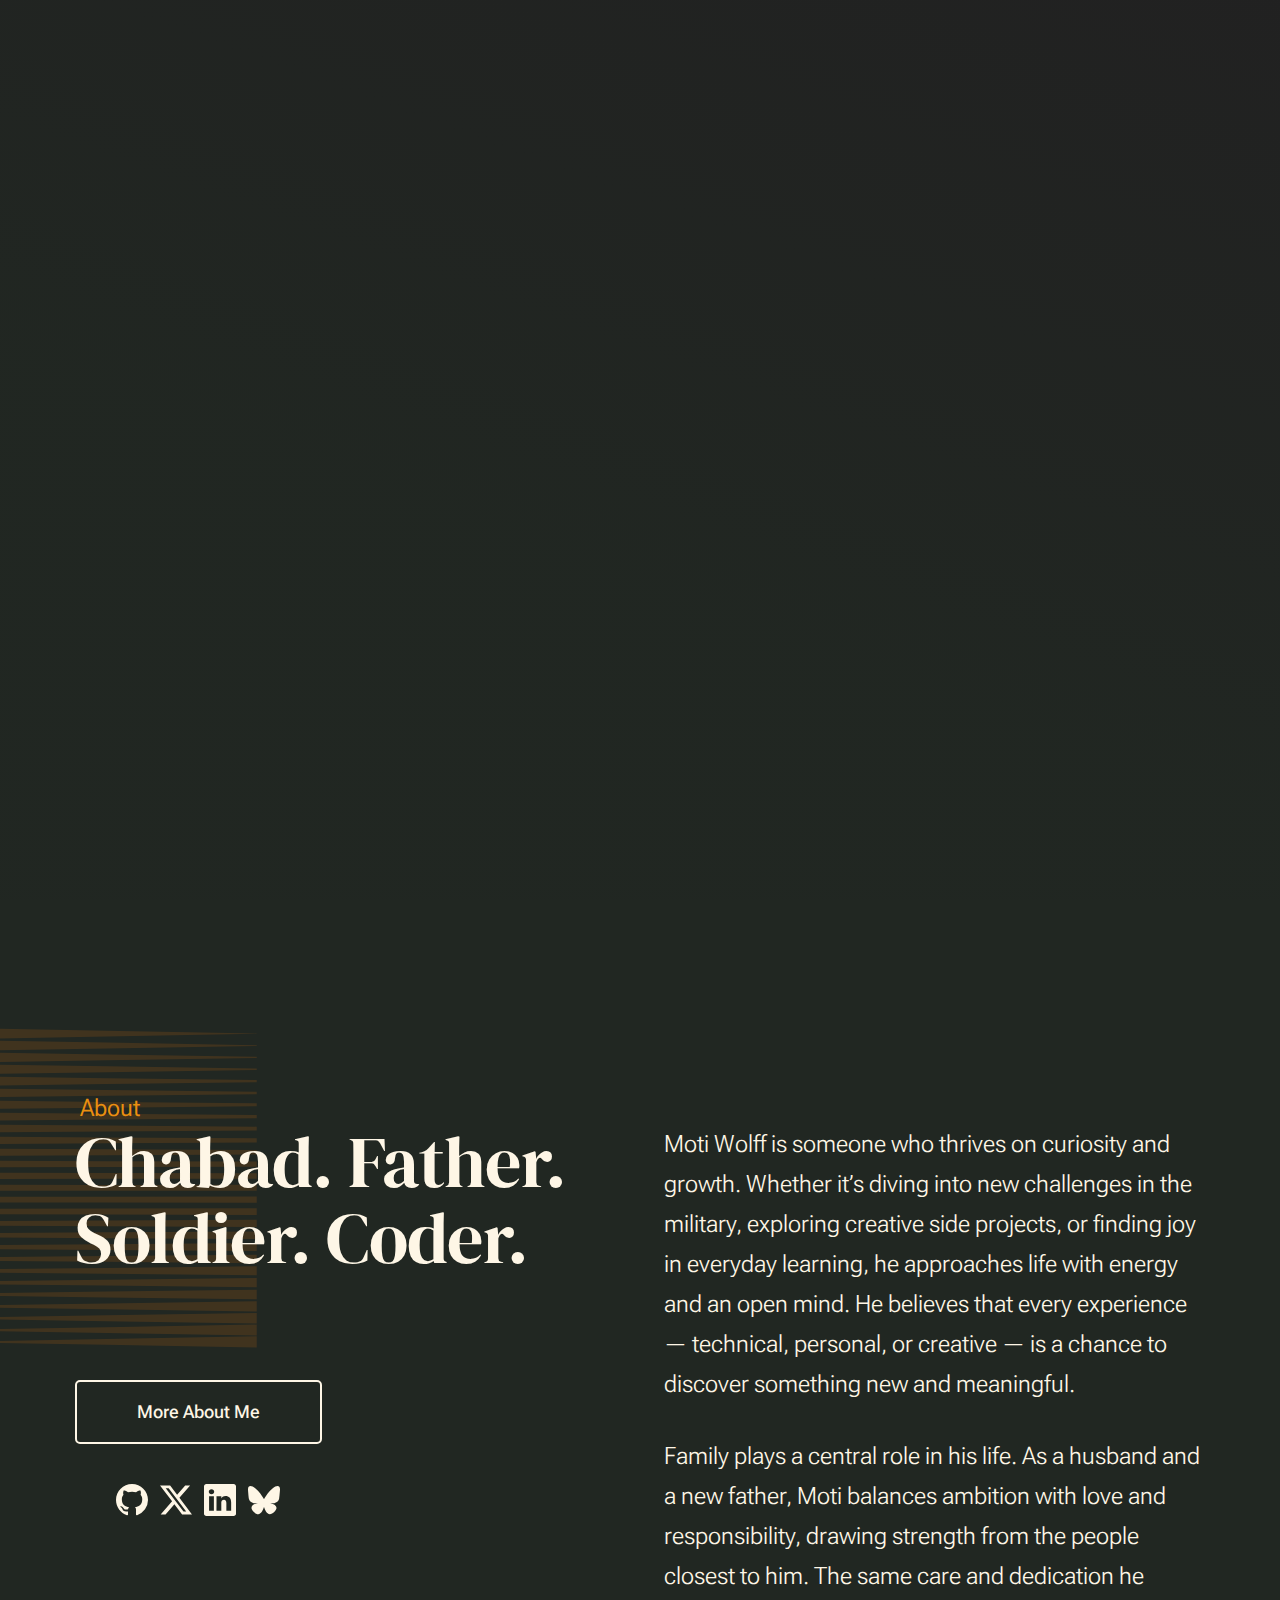
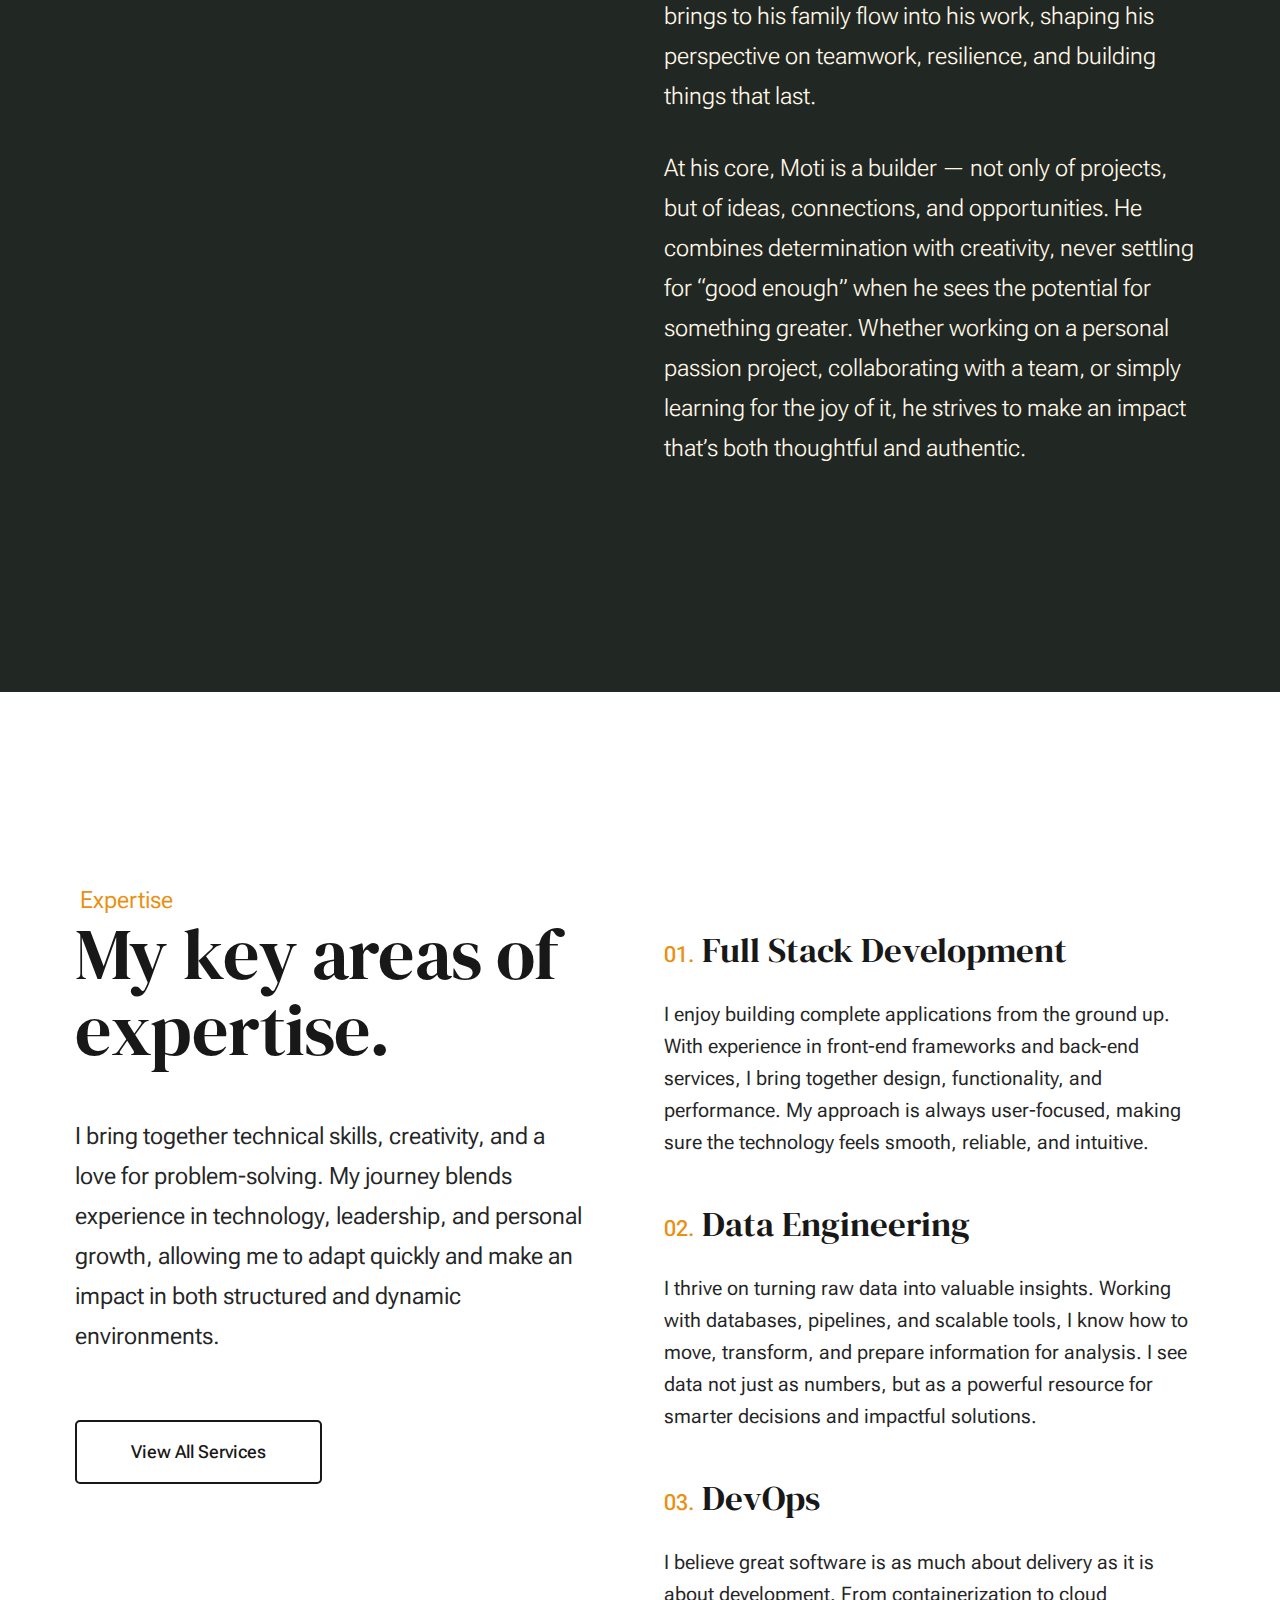
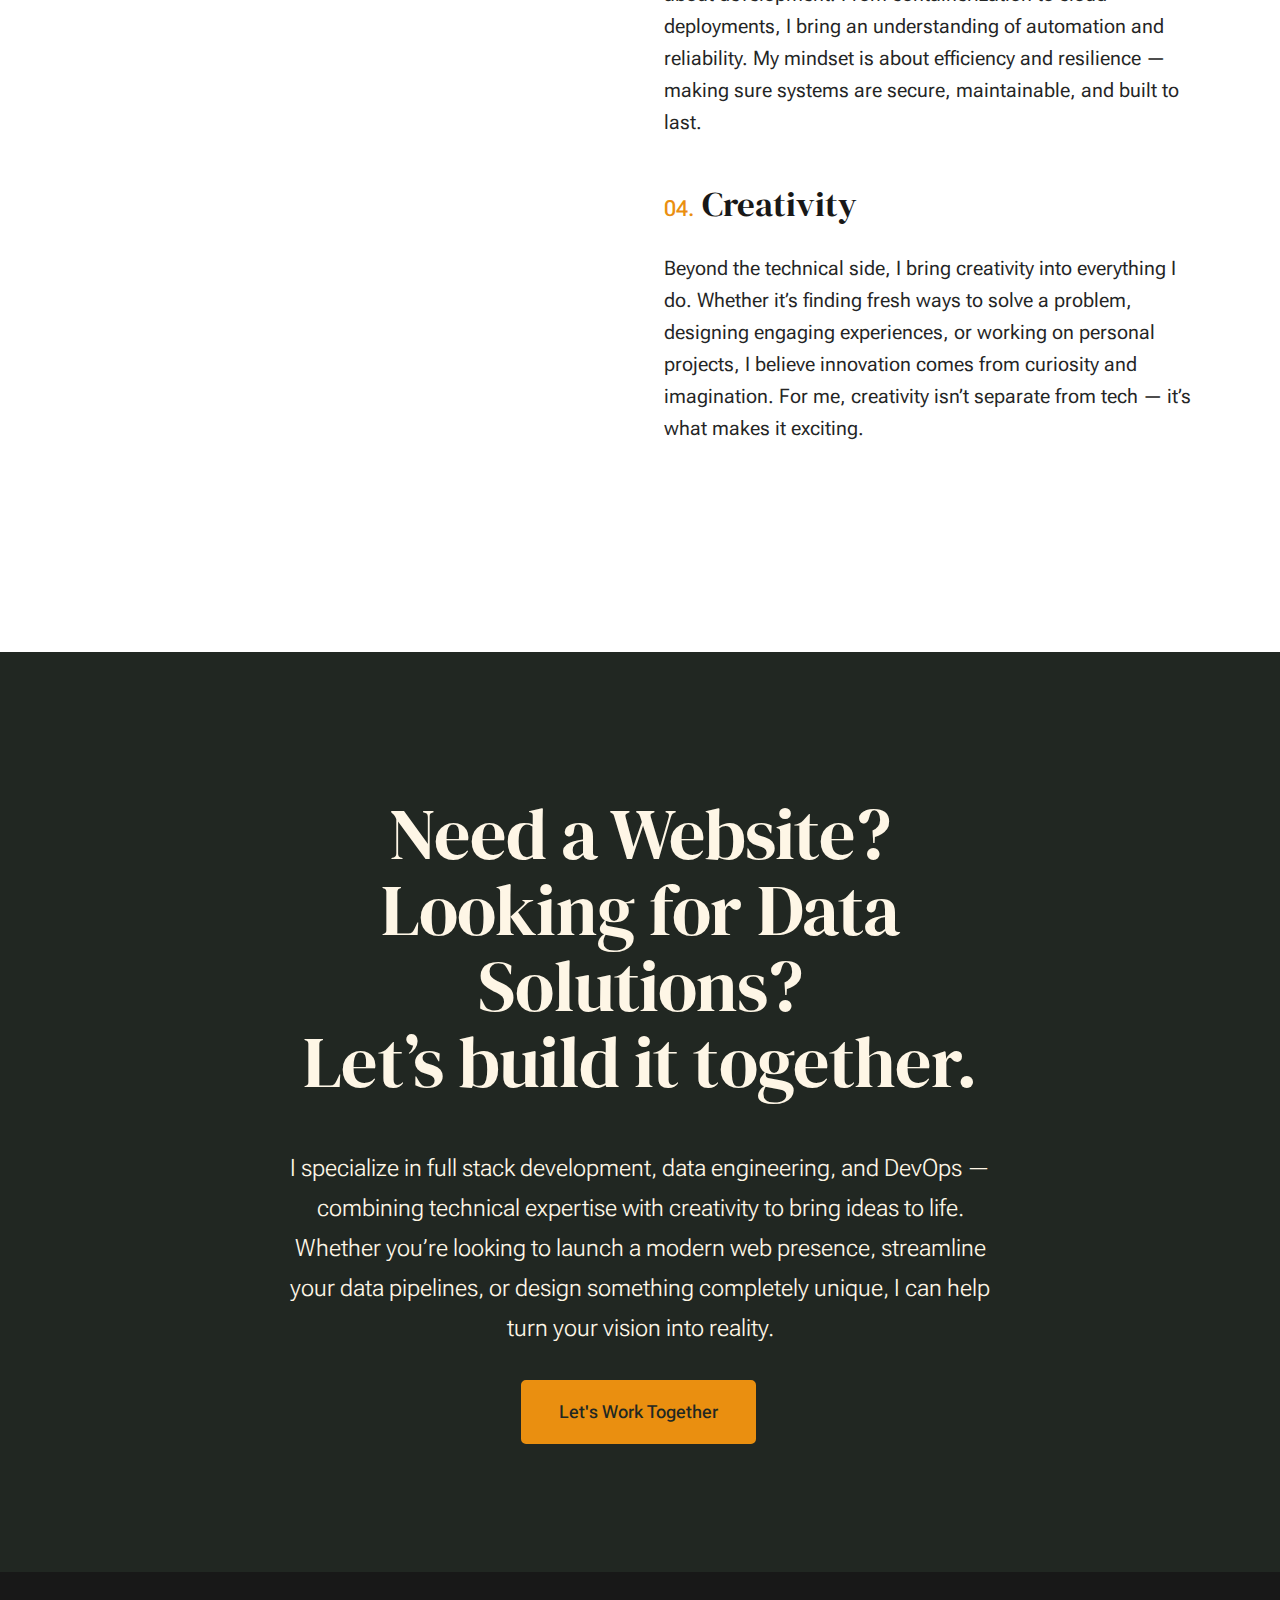
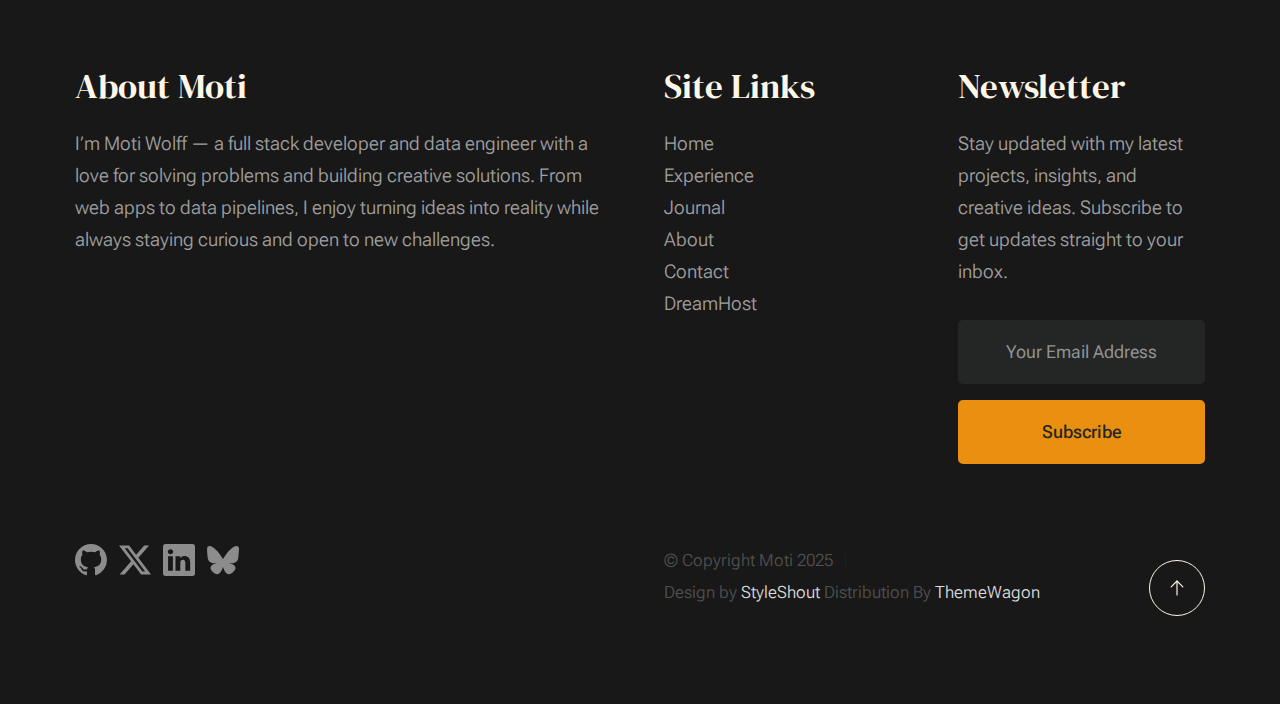
<file: index.html>
<!DOCTYPE html>
<html lang="en" class="no-js">
  <head>
    <!--- basic page needs
    ================================================== -->
    <meta charset="utf-8" />
    <meta name="viewport" content="width=device-width, initial-scale=1" />
    <title>Moti</title>

    <script>
      document.documentElement.classList.remove("no-js");
      document.documentElement.classList.add("js");
    </script>

    <!-- CSS
    ================================================== -->
    <link rel="stylesheet" href="css/vendor.css" />
    <link rel="stylesheet" href="css/styles.css" />

    <!-- favicons
    ================================================== -->
    <link rel="apple-touch-icon" sizes="180x180" href="favicon/apple-touch-icon.png" />
    <link rel="icon" type="image/png" sizes="32x32" href="favicon/favicon-32x32.png" />
    <link rel="icon" type="image/png" sizes="16x16" href="favicon/favicon-16x16.png" />
    <link rel="manifest" href="favicon/site.webmanifest" />
  </head>

  <body id="top">
    <!-- preloader
    ================================================== -->
    <div id="preloader">
      <div id="loader" class="dots-fade">
        <div></div>
        <div></div>
        <div></div>
      </div>
    </div>

    <!-- page wrap
    ================================================== -->
    <div id="page" class="s-pagewrap ss-home">
      <!-- # site header 
        ================================================== -->
      <header class="s-header">
        <div class="row s-header__inner width-sixteen-col">
          <div class="s-header__block">
            <div class="s-header__logo">
              <a class="logo" href="index.html">
                <img src="images/logo-mw.svg" alt="Homepage" />
              </a>
            </div>

            <a class="s-header__menu-toggle" href="#0"><span>Menu</span></a>
          </div>
          <!-- end s-header__block -->

          <nav class="s-header__nav">
            <ul class="s-header__menu-links">
              <li><a href="about.html">About</a></li>
              <li><a href="experience.html">Experience</a></li>
              <li><a href="blog.html">Blog</a></li>
              <li><a href="contact.html">Contact</a></li>
            </ul>
            <!-- s-header__menu-links -->

            <div class="s-header__contact">
              <a
                href="contact.html"
                class="btn btn--primary s-header__contact-btn"
                >Let's Work Together</a
              >
            </div>
            <!-- s-header__contact -->
          </nav>
          <!-- end s-header__nav -->
        </div>
        <!-- end s-header__inner -->
      </header>
      <!-- end s-header -->

      <!-- # site main content
        ================================================== -->
      <section id="content" class="s-content">
        <!-- intro
            ----------------------------------------------- -->
        <section id="intro" class="s-intro">
          <div class="row s-intro__content width-sixteen-col">
            <div class="column lg-12 s-intro__content-inner grid-block">
              <div class="s-intro__content-text">
                <div class="s-intro__content-pretitle text-pretitle">
                  Hello, I'm Moti
                </div>
                <h1 class="s-intro__content-title">
                  Getting<br />
                  things done. <br />
                </h1>
              </div>
              <!-- s-intro__content-text -->

              <div class="s-intro__content-media">
                <div class="s-intro__content-media-inner">
                  <img
                    src="images/intro-bg-m.jpg"
                    srcset="
                      images/intro-bg-m.jpg    1x,
                      images/intro-bg-m@2x.jpg 2x
                    "
                    alt=""
                  />
                  <div class="lines">
                    <span></span>
                  </div>
                </div>
              </div>
              <!-- s-intro__content-media -->

              <div class="s-intro__scroll-down">
                <a href="#about" class="smoothscroll">
                  <div class="scroll-icon">
                    <svg
                      xmlns="http://www.w3.org/2000/svg"
                      viewBox="0 0 24 24"
                      width="36"
                      height="36"
                      fill="none"
                      stroke="#97b34a"
                      stroke-width="1"
                      stroke-linecap="round"
                      stroke-linejoin="round"
                    >
                      &lt;!--! Atomicons Free 1.00 by @atisalab License -
                      https://atomicons.com/license/ (Icons: CC BY 4.0)
                      Copyright 2021 Atomicons --&gt;
                      <polyline points="7 13 12 18 17 13"></polyline>
                      <line x1="12" y1="18" x2="12" y2="6"></line>
                    </svg>
                  </div>
                  <span>Scroll for more</span>
                </a>
              </div>
              <!-- s-intro__scroll-down -->
            </div>
            <!-- s-intro__content-inner -->
          </div>
          <!-- s-intro__content -->
        </section>
        <!-- end s-intro -->

        <!-- about
            ----------------------------------------------- -->
        <section id="about" class="s-about target-section">
          <div class="row s-about__content width-sixteen-col">
            <div class="column grid-block grid-section-split">
              <img
                src="images/geometric_shape.svg"
                alt=""
                class="s-about__content-imgbg"
              />

              <div class="section-header grid-section-split__header">
                <div class="text-pretitle">About</div>
                <h2 class="text-display-title">
                  Chabad. Father. Soldier. Coder.
                </h2>
              </div>
              <!-- end section-header -->

              <div class="s-about__content-main grid-section-split__primary">
                <p class="attention-getter">
                  Moti Wolff is someone who thrives on curiosity and growth.
                  Whether it’s diving into new challenges in the military,
                  exploring creative side projects, or finding joy in everyday
                  learning, he approaches life with energy and an open mind. He
                  believes that every experience — technical, personal, or
                  creative — is a chance to discover something new and
                  meaningful.
                </p>

                <p class="attention-getter">
                  Family plays a central role in his life. As a husband and a
                  new father, Moti balances ambition with love and
                  responsibility, drawing strength from the people closest to
                  him. The same care and dedication he brings to his family flow
                  into his work, shaping his perspective on teamwork,
                  resilience, and building things that last.
                </p>

                <p class="attention-getter">
                  At his core, Moti is a builder — not only of projects, but of
                  ideas, connections, and opportunities. He combines
                  determination with creativity, never settling for “good
                  enough” when he sees the potential for something greater.
                  Whether working on a personal passion project, collaborating
                  with a team, or simply learning for the joy of it, he strives
                  to make an impact that’s both thoughtful and authentic.
                </p>
              </div>
              <!-- end s-about__content-main -->

              <div class="s-about__content-btn grid-section-split__bottom">
                <a href="about.html" class="btn btn--stroke u-fullwidth"
                  >More About Me</a
                >

                <ul class="s-about__social social-list">
                  <li>
                    <a href="https://github.com/MotiWolff">
                      <svg
                        xmlns="http://www.w3.org/2000/svg"
                        width="16"
                        height="16"
                        fill="currentColor"
                        class="bi bi-github"
                        viewBox="0 0 16 16"
                      >
                        <path
                          d="M8 0C3.58 0 0 3.58 0 8c0 3.54 2.29 6.53 5.47 7.59.4.07.55-.17.55-.38 0-.19-.01-.82-.01-1.49-2.01.37-2.53-.49-2.69-.94-.09-.23-.48-.94-.82-1.13-.28-.15-.68-.52-.01-.53.63-.01 1.08.58 1.23.82.72 1.21 1.87.87 2.33.66.07-.52.28-.87.51-1.07-1.78-.2-3.64-.89-3.64-3.95 0-.87.31-1.59.82-2.15-.08-.2-.36-1.02.08-2.12 0 0 .67-.21 2.2.82.64-.18 1.32-.27 2-.27s1.36.09 2 .27c1.53-1.04 2.2-.82 2.2-.82.44 1.1.16 1.92.08 2.12.51.56.82 1.27.82 2.15 0 3.07-1.87 3.75-3.65 3.95.29.25.54.73.54 1.48 0 1.07-.01 1.93-.01 2.2 0 .21.15.46.55.38A8.01 8.01 0 0 0 16 8c0-4.42-3.58-8-8-8"
                        />
                      </svg>
                      <span class="u-screen-reader-text">Github</span>
                    </a>
                  </li>
                  <li>
                    <a href="https://x.com/MotiWolff">
                      <svg
                        xmlns="http://www.w3.org/2000/svg"
                        width="16"
                        height="16"
                        fill="currentColor"
                        class="bi bi-twitter-x"
                        viewBox="0 0 16 16"
                      >
                        <path
                          d="M12.6.75h2.454l-5.36 6.142L16 15.25h-4.937l-3.867-5.07-4.425 5.07H.316l5.733-6.57L0 .75h5.063l3.495 4.633L12.601.75Zm-.86 13.028h1.36L4.323 2.145H2.865z"
                        />
                      </svg>
                      <span class="u-screen-reader-text">Twitter</span>
                    </a>
                  </li>
                  <li>
                    <a
                      href="https://www.linkedin.com/in/mordechay-wolff-13b440180/"
                    >
                      <svg
                        xmlns="http://www.w3.org/2000/svg"
                        width="16"
                        height="16"
                        fill="currentColor"
                        class="bi bi-linkedin"
                        viewBox="0 0 16 16"
                      >
                        <path
                          d="M0 1.146C0 .513.526 0 1.175 0h13.65C15.474 0 16 .513 16 1.146v13.708c0 .633-.526 1.146-1.175 1.146H1.175C.526 16 0 15.487 0 14.854zm4.943 12.248V6.169H2.542v7.225zm-1.2-8.212c.837 0 1.358-.554 1.358-1.248-.015-.709-.52-1.248-1.342-1.248S2.4 3.226 2.4 3.934c0 .694.521 1.248 1.327 1.248zm4.908 8.212V9.359c0-.216.016-.432.08-.586.173-.431.568-.878 1.232-.878.869 0 1.216.662 1.216 1.634v3.865h2.401V9.25c0-2.22-1.184-3.252-2.764-3.252-1.274 0-1.845.7-2.165 1.193v.025h-.016l.016-.025V6.169h-2.4c.03.678 0 7.225 0 7.225z"
                        />
                      </svg>
                      <span class="u-screen-reader-text">LinkedIn</span>
                    </a>
                  </li>
                  <li>
                    <a href="https://bsky.app/profile/motiwolff.bsky.social">
                      <svg
                        xmlns="http://www.w3.org/2000/svg"
                        width="16"
                        height="16"
                        fill="currentColor"
                        class="bi bi-bluesky"
                        viewBox="0 0 16 16"
                      >
                        <path
                          d="M3.468 1.948C5.303 3.325 7.276 6.118 8 7.616c.725-1.498 2.698-4.29 4.532-5.668C13.855.955 16 .186 16 2.632c0 .489-.28 4.105-.444 4.692-.572 2.04-2.653 2.561-4.504 2.246 3.236.551 4.06 2.375 2.281 4.2-3.376 3.464-4.852-.87-5.23-1.98-.07-.204-.103-.3-.103-.218 0-.081-.033.014-.102.218-.379 1.11-1.855 5.444-5.231 1.98-1.778-1.825-.955-3.65 2.28-4.2-1.85.315-3.932-.205-4.503-2.246C.28 6.737 0 3.12 0 2.632 0 .186 2.145.955 3.468 1.948"
                        />
                      </svg>
                      <span class="u-screen-reader-text">Bluesky</span>
                    </a>
                  </li>
                </ul>
                <!-- end s-footer__social -->
              </div>
              <!-- end s-about__content-btn -->
            </div>
            <!-- content-inner -->
          </div>
        </section>
        <!-- end s-about -->

        <!-- expertise
            ----------------------------------------------- -->
        <section id="expertise" class="s-expertise">
          <div class="row s-expertise__content width-sixteen-col">
            <div class="column xl-12 grid-block grid-section-split">
              <div class="section-header grid-section-split__header">
                <div class="text-pretitle">Expertise</div>
                <h2 class="text-display-title">My key areas of expertise.</h2>

                <p class="lead">
                  I bring together technical skills, creativity, and a love for
                  problem-solving. My journey blends experience in technology,
                  leadership, and personal growth, allowing me to adapt quickly
                  and make an impact in both structured and dynamic
                  environments.
                </p>
              </div>
              <!-- end section-header -->

              <div
                class="s-expertise__content-main grid-section-split__primary"
              >
                <div class="grid-list-items list-items show-ctr">
                  <div class="grid-list-items__item list-items__item">
                    <div class="grid-list-items__title list-items__item-header">
                      <h3 class="list-items__item-title">
                        Full Stack Development
                      </h3>
                    </div>
                    <div class="grid-list-items__text list-items__item-text">
                      <p>
                        I enjoy building complete applications from the ground
                        up. With experience in front-end frameworks and back-end
                        services, I bring together design, functionality, and
                        performance. My approach is always user-focused, making
                        sure the technology feels smooth, reliable, and
                        intuitive.
                      </p>
                    </div>
                  </div>
                  <!-- list-item -->
                  <div class="grid-list-items__item list-items__item">
                    <div class="grid-list-items__title list-items__item-header">
                      <h3 class="list-items__item-title">Data Engineering</h3>
                    </div>
                    <div class="grid-list-items__text list-items__item-text">
                      <p>
                        I thrive on turning raw data into valuable insights.
                        Working with databases, pipelines, and scalable tools, I
                        know how to move, transform, and prepare information for
                        analysis. I see data not just as numbers, but as a
                        powerful resource for smarter decisions and impactful
                        solutions.
                      </p>
                    </div>
                  </div>
                  <!-- list-expertise__item -->
                  <div class="grid-list-items__item list-items__item">
                    <div class="grid-list-items__title list-items__item-header">
                      <h3 class="list-items__item-title">DevOps</h3>
                    </div>
                    <div class="grid-list-items__text list-items__item-text">
                      <p>
                        I believe great software is as much about delivery as it
                        is about development. From containerization to cloud
                        deployments, I bring an understanding of automation and
                        reliability. My mindset is about efficiency and
                        resilience — making sure systems are secure,
                        maintainable, and built to last.
                      </p>
                    </div>
                  </div>
                  <!-- list-expertise__item -->
                  <div class="grid-list-items__item list-items__item">
                    <div class="grid-list-items__title list-items__item-header">
                      <h3 class="list-items__item-title">Creativity</h3>
                    </div>
                    <div class="grid-list-items__text list-items__item-text">
                      <p>
                        Beyond the technical side, I bring creativity into
                        everything I do. Whether it’s finding fresh ways to
                        solve a problem, designing engaging experiences, or
                        working on personal projects, I believe innovation comes
                        from curiosity and imagination. For me, creativity isn’t
                        separate from tech — it’s what makes it exciting.
                      </p>
                    </div>
                  </div>
                  <!-- list-expertise__item -->
                </div>
                <!-- grid-list-items -->
              </div>
              <!-- end s-expertise__content-main -->

              <div class="s-expertise__content-btn grid-section-split__bottom">
                <a href="experience.html" class="btn btn--stroke u-fullwidth"
                  >View All Services</a
                >
              </div>
              <!-- end s-about__content-btn -->
            </div>
            <!-- end grid-block-->
          </div>
          <!-- end s-expertise__content -->
        </section>
        <!-- end s-expertise -->

        
      <!-- # cta
        ================================================== -->
      <section id="cta" class="s-cta">
        <div class="row row-x-center text-center">
          <div class="column xl-8 lg-12">
            <div class="s-cta__content">
              <h2 class="text-display-title">
                Need a Website? Looking for Data Solutions?  <br>
                Let’s build it together.
              </h2>
              <p class="lead">
                I specialize in full stack development, data engineering, and DevOps —
                combining technical expertise with creativity to bring ideas to life.  
                Whether you’re looking to launch a modern web presence, streamline
                your data pipelines, or design something completely unique, I can help
                turn your vision into reality.
              </p>
              <a href="contact.html" class="btn btn--primary"
                >Let's Work Together</a
              >
            </div>
          </div>
        </div>
      </section>
      <!-- end s-cta -->

      <!-- # footer 
        ================================================== -->
      <footer class="s-footer">
        <div class="row s-footer__content">
          <div class="column xl-6 lg-6 md-12 s-footer__block s-footer__about">
            <h3>About Moti</h3>
            <p>
              I’m Moti Wolff — a full stack developer and data engineer with a love
              for solving problems and building creative solutions. From web apps to data
              pipelines, I enjoy turning ideas into reality while always staying curious
              and open to new challenges.
            </p>
          </div>
          <div
            class="column xl-3 lg-6 md-12 s-footer__block s-footer__site-links"
          >
            <h3>Site Links</h3>
            <ul class="link-list">
              <li><a href="index.html">Home</a></li>
              <li><a href="experience.html">Experience</a></li>
              <li><a href="blog.html">Journal</a></li>
              <li><a href="about.html">About</a></li>
              <li><a href="contact.html">Contact</a></li>
              <li>
                <a href="https://www.dreamhost.com/r.cgi?287326">DreamHost</a>
              </li>
            </ul>
          </div>
          <div
            class="column xl-3 lg-6 md-12 tab-12 s-footer__block s-footer__newsletter"
          >
            <h3>Newsletter</h3>

            <p>
              Stay updated with my latest projects, insights, and creative ideas.  
              Subscribe to get updates straight to your inbox.
            </p>

            <div class="subscribe-form">
              <form id="mc-form" class="mc-form">
                <input
                  type="email"
                  name="EMAIL"
                  id="mce-EMAIL"
                  class="u-fullwidth text-center"
                  placeholder="Your Email Address"
                  title="The domain portion of the email address is invalid (the portion after the @)."
                  pattern="^([^\x00-\x20\x22\x28\x29\x2c\x2e\x3a-\x3c\x3e\x40\x5b-\x5d\x7f-\xff]+|\x22([^\x0d\x22\x5c\x80-\xff]|\x5c[\x00-\x7f])*\x22)(\x2e([^\x00-\x20\x22\x28\x29\x2c\x2e\x3a-\x3c\x3e\x40\x5b-\x5d\x7f-\xff]+|\x22([^\x0d\x22\x5c\x80-\xff]|\x5c[\x00-\x7f])*\x22))*\x40([^\x00-\x20\x22\x28\x29\x2c\x2e\x3a-\x3c\x3e\x40\x5b-\x5d\x7f-\xff]+|\x5b([^\x0d\x5b-\x5d\x80-\xff]|\x5c[\x00-\x7f])*\x5d)(\x2e([^\x00-\x20\x22\x28\x29\x2c\x2e\x3a-\x3c\x3e\x40\x5b-\x5d\x7f-\xff]+|\x5b([^\x0d\x5b-\x5d\x80-\xff]|\x5c[\x00-\x7f])*\x5d))*(\.\w{2,})+$"
                  required
                />
                <input
                  type="submit"
                  name="subscribe"
                  value="Subscribe"
                  class="btn btn--primary btn--small u-fullwidth"
                                />
                <!-- Honeypot field to prevent spam -->
                <div style="position: absolute; left: -5000px;" aria-hidden="true"><input type="text" name="b_695ab8efd19792a4bc69b7843_242b91f62a" tabindex="-1" value=""></div>
                <div class="mc-status"></div>
              </form>
            </div>
          </div>
        </div>

        <div class="row s-footer__bottom">
          <div class="column xl-6 lg-12">
            <ul class="s-footer__social social-list">
              <li>
                <a href="https://github.com/MotiWolff">
                      <svg
                        xmlns="http://www.w3.org/2000/svg"
                        width="16"
                        height="16"
                        fill="currentColor"
                        class="bi bi-github"
                        viewBox="0 0 16 16"
                      >
                        <path
                          d="M8 0C3.58 0 0 3.58 0 8c0 3.54 2.29 6.53 5.47 7.59.4.07.55-.17.55-.38 0-.19-.01-.82-.01-1.49-2.01.37-2.53-.49-2.69-.94-.09-.23-.48-.94-.82-1.13-.28-.15-.68-.52-.01-.53.63-.01 1.08.58 1.23.82.72 1.21 1.87.87 2.33.66.07-.52.28-.87.51-1.07-1.78-.2-3.64-.89-3.64-3.95 0-.87.31-1.59.82-2.15-.08-.2-.36-1.02.08-2.12 0 0 .67-.21 2.2.82.64-.18 1.32-.27 2-.27s1.36.09 2 .27c1.53-1.04 2.2-.82 2.2-.82.44 1.1.16 1.92.08 2.12.51.56.82 1.27.82 2.15 0 3.07-1.87 3.75-3.65 3.95.29.25.54.73.54 1.48 0 1.07-.01 1.93-.01 2.2 0 .21.15.46.55.38A8.01 8.01 0 0 0 16 8c0-4.42-3.58-8-8-8"
                        />
                      </svg>
                      <span class="u-screen-reader-text">Github</span>
                    </a>
              </li>
              <li>
                <a href="https://x.com/MotiWolff">
                      <svg
                        xmlns="http://www.w3.org/2000/svg"
                        width="16"
                        height="16"
                        fill="currentColor"
                        class="bi bi-twitter-x"
                        viewBox="0 0 16 16"
                      >
                        <path
                          d="M12.6.75h2.454l-5.36 6.142L16 15.25h-4.937l-3.867-5.07-4.425 5.07H.316l5.733-6.57L0 .75h5.063l3.495 4.633L12.601.75Zm-.86 13.028h1.36L4.323 2.145H2.865z"
                        />
                      </svg>
                      <span class="u-screen-reader-text">Twitter</span>
                    </a>
              </li>
              <li>
                <a
                      href="https://www.linkedin.com/in/mordechay-wolff-13b440180/"
                    >
                      <svg
                        xmlns="http://www.w3.org/2000/svg"
                        width="16"
                        height="16"
                        fill="currentColor"
                        class="bi bi-linkedin"
                        viewBox="0 0 16 16"
                      >
                        <path
                          d="M0 1.146C0 .513.526 0 1.175 0h13.65C15.474 0 16 .513 16 1.146v13.708c0 .633-.526 1.146-1.175 1.146H1.175C.526 16 0 15.487 0 14.854zm4.943 12.248V6.169H2.542v7.225zm-1.2-8.212c.837 0 1.358-.554 1.358-1.248-.015-.709-.52-1.248-1.342-1.248S2.4 3.226 2.4 3.934c0 .694.521 1.248 1.327 1.248zm4.908 8.212V9.359c0-.216.016-.432.08-.586.173-.431.568-.878 1.232-.878.869 0 1.216.662 1.216 1.634v3.865h2.401V9.25c0-2.22-1.184-3.252-2.764-3.252-1.274 0-1.845.7-2.165 1.193v.025h-.016l.016-.025V6.169h-2.4c.03.678 0 7.225 0 7.225z"
                        />
                      </svg>
                      <span class="u-screen-reader-text">LinkedIn</span>
                    </a>
              </li>
              <li>
                <a href="https://bsky.app/profile/motiwolff.bsky.social">
                      <svg
                        xmlns="http://www.w3.org/2000/svg"
                        width="16"
                        height="16"
                        fill="currentColor"
                        class="bi bi-bluesky"
                        viewBox="0 0 16 16"
                      >
                        <path
                          d="M3.468 1.948C5.303 3.325 7.276 6.118 8 7.616c.725-1.498 2.698-4.29 4.532-5.668C13.855.955 16 .186 16 2.632c0 .489-.28 4.105-.444 4.692-.572 2.04-2.653 2.561-4.504 2.246 3.236.551 4.06 2.375 2.281 4.2-3.376 3.464-4.852-.87-5.23-1.98-.07-.204-.103-.3-.103-.218 0-.081-.033.014-.102.218-.379 1.11-1.855 5.444-5.231 1.98-1.778-1.825-.955-3.65 2.28-4.2-1.85.315-3.932-.205-4.503-2.246C.28 6.737 0 3.12 0 2.632 0 .186 2.145.955 3.468 1.948"
                        />
                      </svg>
                      <span class="u-screen-reader-text">Bluesky</span>
                    </a>
              </li>
            </ul>
            <!-- end s-footer__social -->
          </div>
          <div class="column xl-6 lg-12">
            <p class="ss-copyright">
              <span>© Copyright Moti 2025</span>
              <span
                >Design by
                <a href="https://www.styleshout.com/">StyleShout</a>
                Distribution By
                <a href="https://themewagon.com">ThemeWagon</a></span
              >
            </p>
          </div>

          <div class="ss-go-top">
            <a class="smoothscroll" title="Back to Top" href="#top">
              <svg
                xmlns="http://www.w3.org/2000/svg"
                viewBox="0 0 24 24"
                width="36"
                height="36"
                fill="none"
                stroke="#ffffff"
                stroke-width="1"
                stroke-linecap="round"
                stroke-linejoin="round"
              >
                &lt;!--! Atomicons Free 1.00 by @atisalab License -
                https://atomicons.com/license/ (Icons: CC BY 4.0) Copyright 2021
                Atomicons --&gt;
                <polyline points="17 11 12 6 7 11"></polyline>
                <line x1="12" y1="18" x2="12" y2="6"></line>
              </svg>
            </a>
          </div>
          <!-- end ss-go-top -->
        </div>
      </footer>
      <!-- end s-footer -->
    </div>
    <!-- end page-wrap -->

    <!-- Java Script
    ================================================== -->
    <script src="js/plugins.js"></script>
    <script src="js/main.js"></script>
  </body>
</html>
</file>
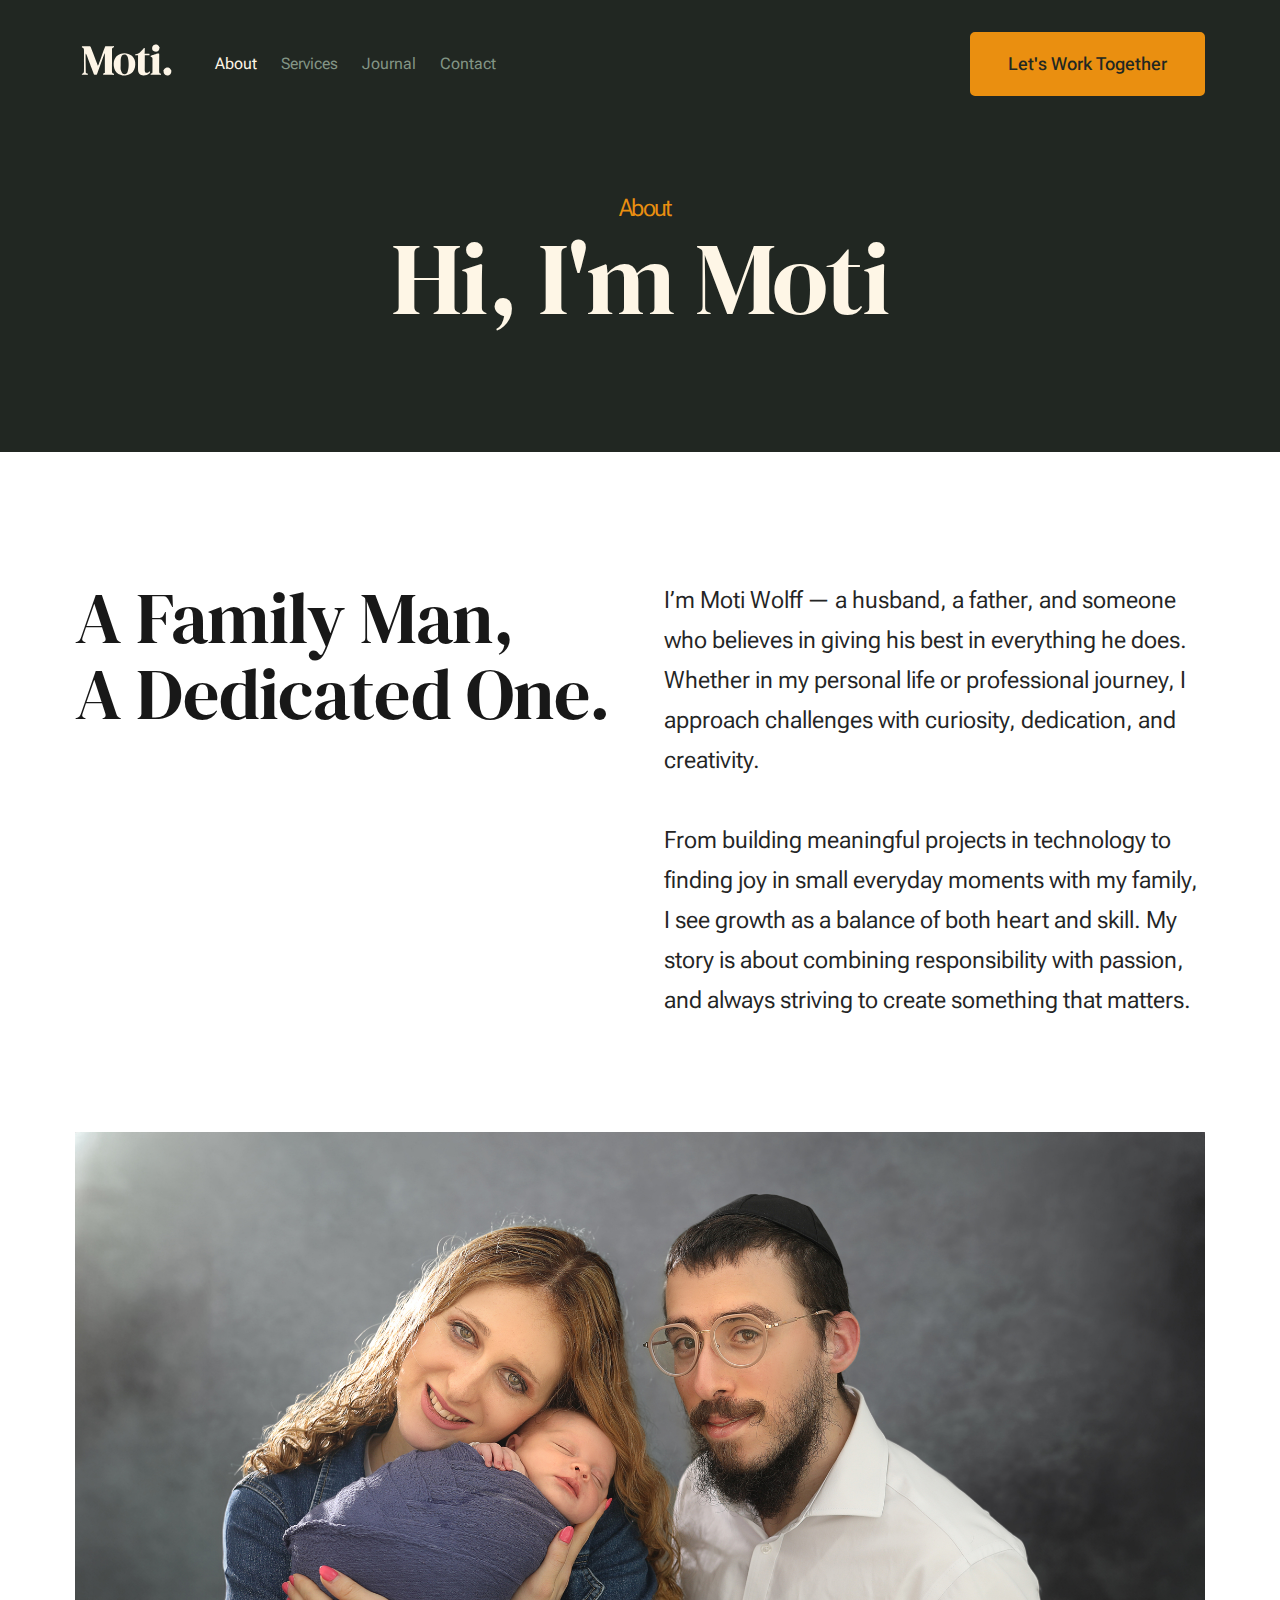
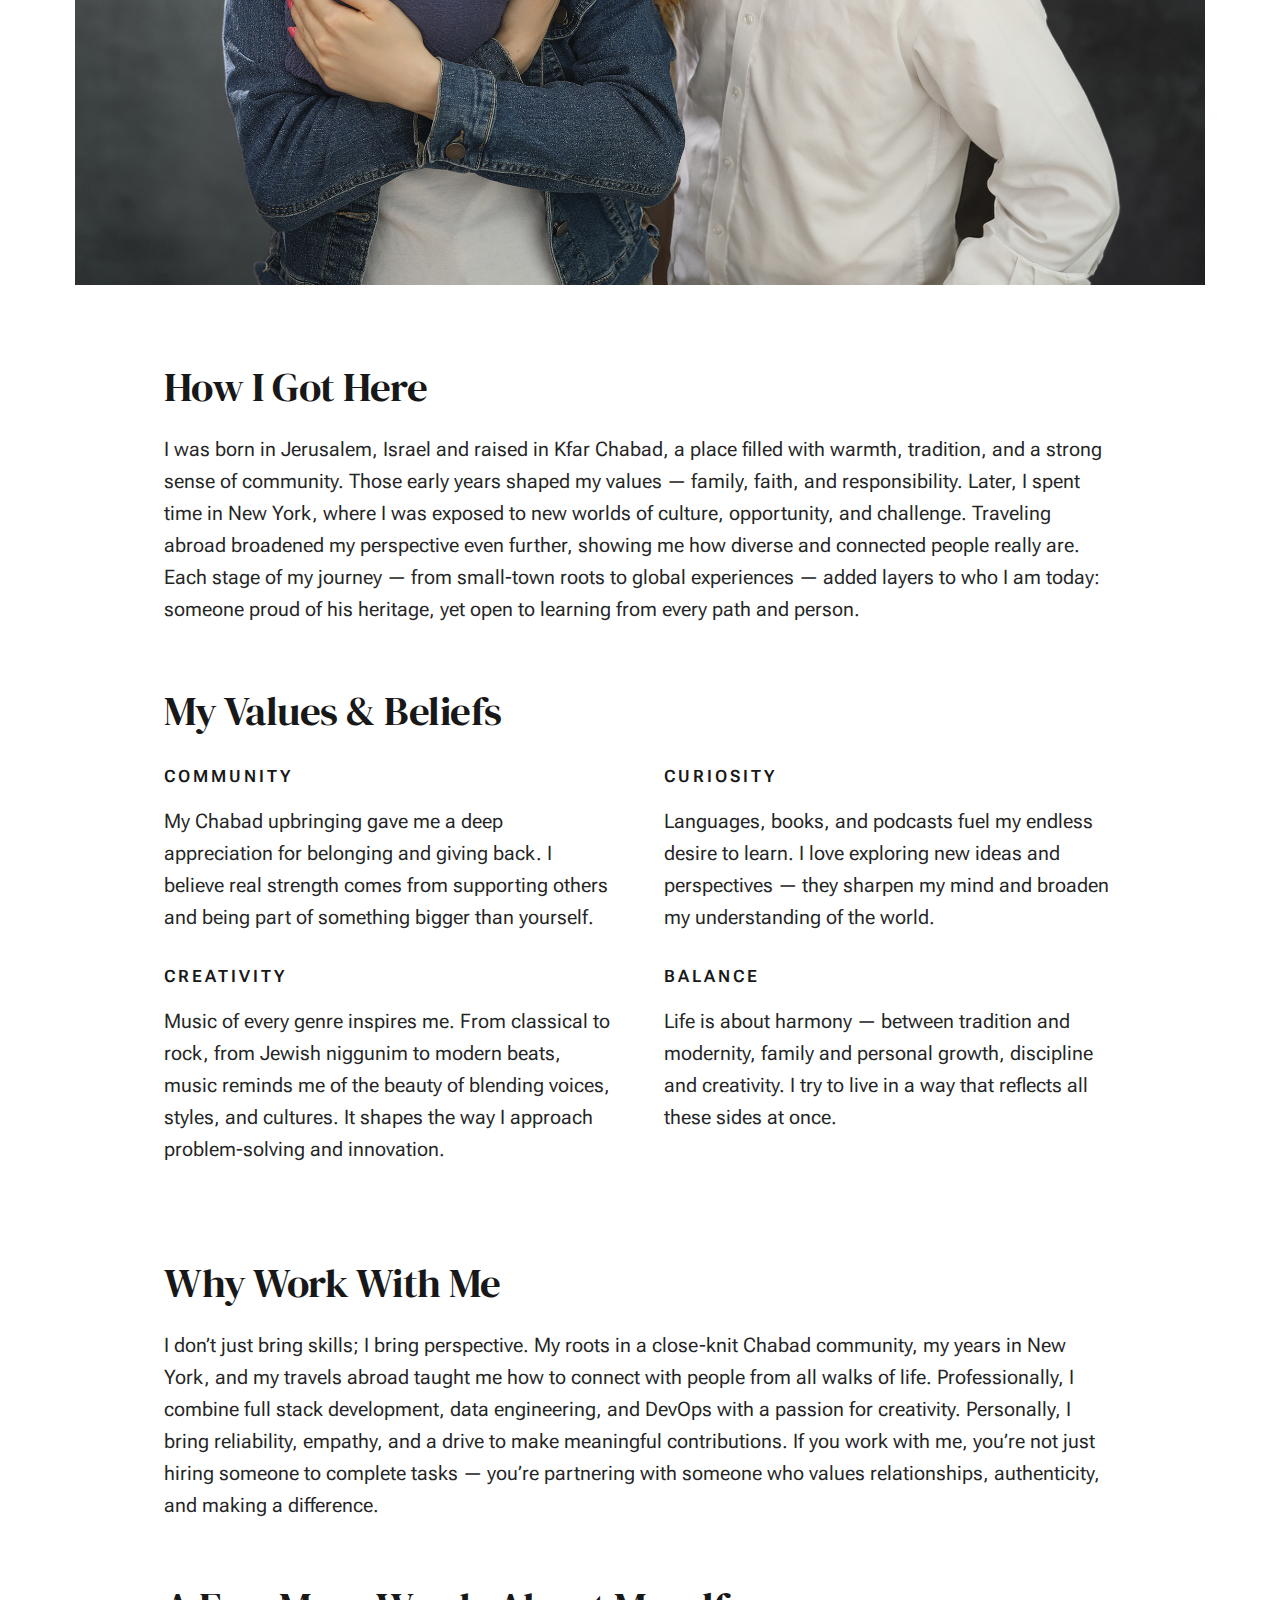
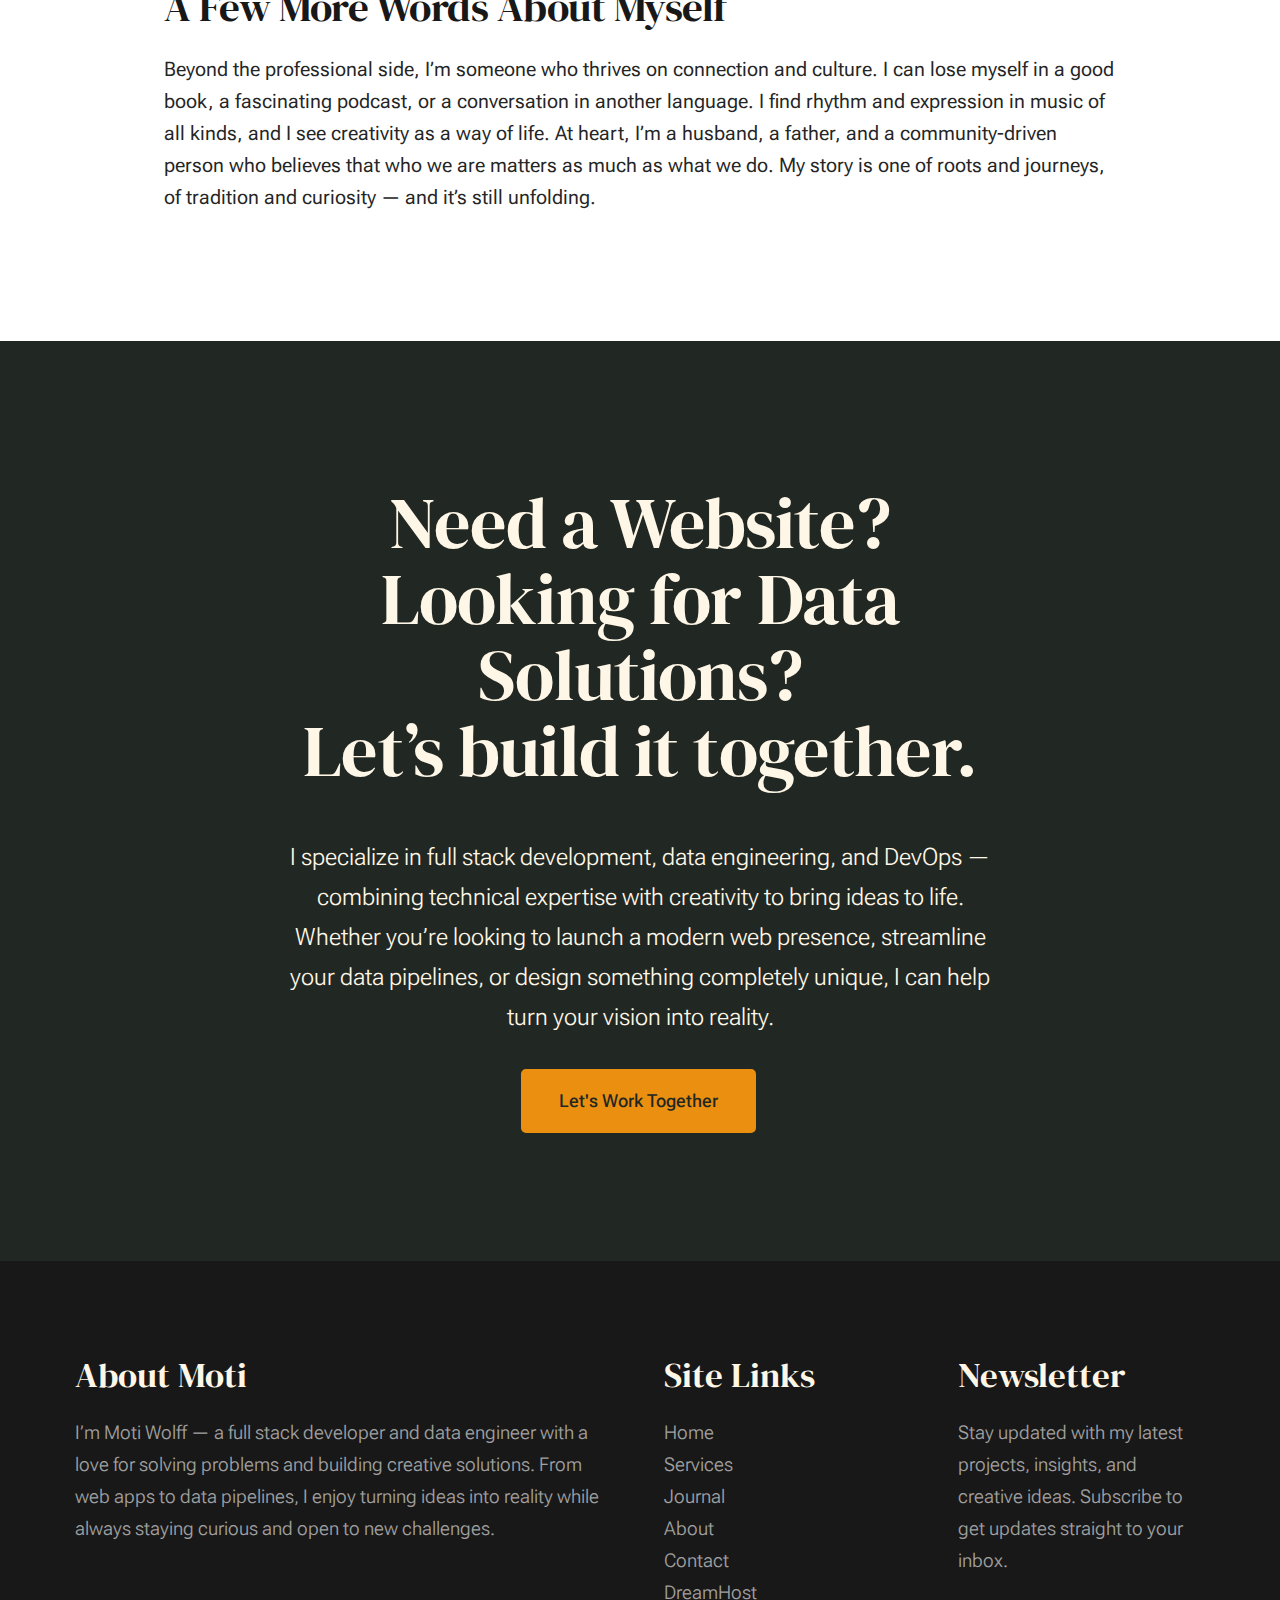
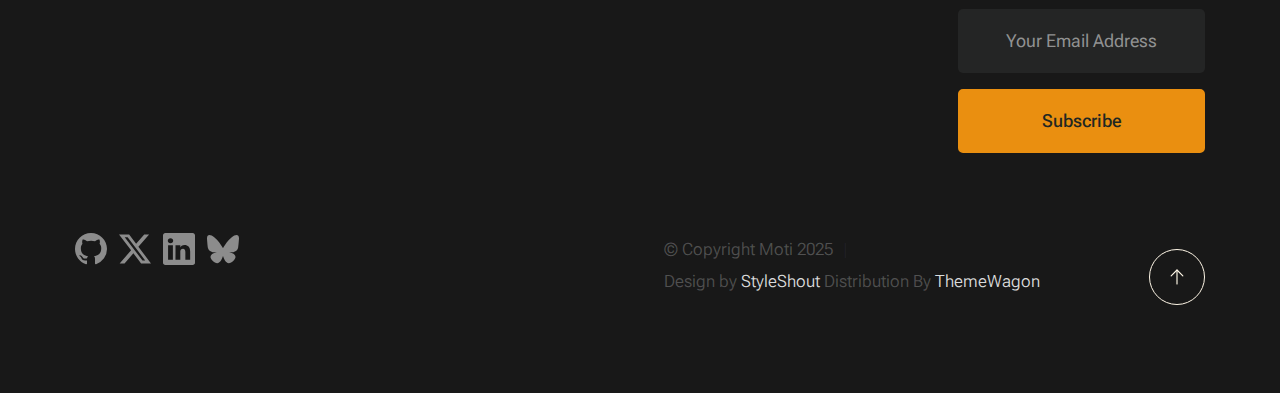
<file: about.html>
<!DOCTYPE html>
<html lang="en" class="no-js">
  <head>
    <!--- basic page needs
    ================================================== -->
    <meta charset="utf-8" />
    <meta name="viewport" content="width=device-width, initial-scale=1" />
    <title>About - Moti</title>

    <script>
      document.documentElement.classList.remove("no-js");
      document.documentElement.classList.add("js");
    </script>

    <!-- CSS
    ================================================== -->
    <link rel="stylesheet" href="css/vendor.css" />
    <link rel="stylesheet" href="css/styles.css" />

    <!-- favicons
    ================================================== -->
    <link rel="apple-touch-icon" sizes="180x180" href="apple-touch-icon.png" />
    <link rel="icon" type="image/png" sizes="32x32" href="favicon-32x32.png" />
    <link rel="icon" type="image/png" sizes="16x16" href="favicon-16x16.png" />
    <link rel="manifest" href="site.webmanifest" />
  </head>

  <body id="top">
    <!-- preloader
    ================================================== -->
    <div id="preloader">
      <div id="loader" class="dots-fade">
        <div></div>
        <div></div>
        <div></div>
      </div>
    </div>

    <!-- page wrap
    ================================================== -->
    <div id="page" class="s-pagewrap">
      <!-- # site header 
        ================================================== -->
      <header class="s-header">
        <div class="row s-header__inner width-sixteen-col">
          <div class="s-header__block">
            <div class="s-header__logo">
              <a class="logo" href="index.html">
                <img src="images/logo-mw.svg" alt="Homepage" />
              </a>
            </div>

            <a class="s-header__menu-toggle" href="#0"><span>Menu</span></a>
          </div>
          <!-- end s-header__block -->

          <nav class="s-header__nav">
            <ul class="s-header__menu-links">
              <li class="current"><a href="about.html">About</a></li>
              <li><a href="services.html">Services</a></li>
              <li><a href="blog.html">Journal</a></li>
              <li><a href="contact.html">Contact</a></li>
            </ul>
            <!-- s-header__menu-links -->

            <div class="s-header__contact">
              <a
                href="contact.html"
                class="btn btn--primary s-header__contact-btn"
                >Let's Work Together</a
              >
            </div>
            <!-- s-header__contact -->
          </nav>
          <!-- end s-header__nav -->
        </div>
        <!-- end s-header__inner -->
      </header>
      <!-- end s-header -->

      <!-- # site main content
        ================================================== -->
      <section id="content" class="s-content">
        <section class="s-pageheader pageheader">
          <div class="row">
            <div class="column xl-12">
              <h1 class="page-title">
                <span class="page-title__small-type text-pretitle">About</span>
                Hi, I'm Moti
              </h1>
            </div>
          </div>
        </section>
        <!-- end pageheader -->

        <section class="s-pagecontent pagecontent">
          <div class="row pageintro">
            <div class="column xl-6 lg-12">
              <h2 class="text-display-title">
                A Family Man, <br />
                A Dedicated One.
              </h2>
            </div>
            <div class="column xl-6 lg-12 u-flexitem-x-right">
              <p class="lead">
                I’m Moti Wolff — a husband, a father, and someone who believes
                in giving his best in everything he does. Whether in my personal
                life or professional journey, I approach challenges with
                curiosity, dedication, and creativity.
                <br /><br />
                From building meaningful projects in technology to finding joy
                in small everyday moments with my family, I see growth as a
                balance of both heart and skill. My story is about combining
                responsibility with passion, and always striving to create
                something that matters.
              </p>
            </div>
          </div>
          <!-- end pageintro -->

          <div class="row pagemedia">
            <d class="column xl-12">
              <figure class="page-media">
                <img
                  src="images/thumbs/about/us-1200.jpg"
                  srcset="
                    images/thumbs/about/us-2400.jpg 2400w,
                    images/thumbs/about/us-1200.jpg 1200w,
                    images/thumbs/about/us-600.jpg   600w
                  "
                  sizes="(max-width: 2400px) 100vw, 2400px"
                  alt=""
                />
              </figure>
            </d>
          </div>
          <!-- end pagemedia -->

          <div class="row width-narrower pagemain">
            <div class="column xl-12">
              <h2>How I Got Here</h2>
              <p>
                I was born in Jerusalem, Israel and raised in Kfar Chabad, a
                place filled with warmth, tradition, and a strong sense of
                community. Those early years shaped my values — family, faith,
                and responsibility. Later, I spent time in New York, where I was
                exposed to new worlds of culture, opportunity, and challenge.
                Traveling abroad broadened my perspective even further, showing
                me how diverse and connected people really are. Each stage of my
                journey — from small-town roots to global experiences — added
                layers to who I am today: someone proud of his heritage, yet
                open to learning from every path and person.
              </p>

              <h2 class="u-add-bottom">My Values & Beliefs</h2>

              <div class="grid-list-items list-items">
                <div
                  class="grid-list-items__item list-items__item u-remove-bottom"
                >
                  <div class="list-items__item-header">
                    <h6 class="list-items__item-small-title">Community</h6>
                  </div>
                  <p>
                    My Chabad upbringing gave me a deep appreciation for
                    belonging and giving back. I believe real strength comes
                    from supporting others and being part of something bigger
                    than yourself.
                  </p>
                </div>
                <div
                  class="grid-list-items__item list-items__item u-remove-bottom"
                >
                  <div class="list-items__item-header">
                    <h6 class="list-items__item-small-title">Curiosity</h6>
                  </div>
                  <p>
                    Languages, books, and podcasts fuel my endless desire to
                    learn. I love exploring new ideas and perspectives — they
                    sharpen my mind and broaden my understanding of the world.
                  </p>
                </div>
                <div
                  class="grid-list-items__item list-items__item u-remove-bottom"
                >
                  <div class="list-items__item-header">
                    <h6 class="list-items__item-small-title">Creativity</h6>
                  </div>
                  <p>
                    Music of every genre inspires me. From classical to rock,
                    from Jewish niggunim to modern beats, music reminds me of
                    the beauty of blending voices, styles, and cultures. It
                    shapes the way I approach problem-solving and innovation.
                  </p>
                </div>
                <div
                  class="grid-list-items__item list-items__item u-remove-bottom"
                >
                  <div class="list-items__item-header">
                    <h6 class="list-items__item-small-title">Balance</h6>
                  </div>
                  <p>
                    Life is about harmony — between tradition and modernity,
                    family and personal growth, discipline and creativity. I try
                    to live in a way that reflects all these sides at once.
                  </p>
                </div>
              </div>
              <!--grid-list-items -->

              <h2>Why Work With Me</h2>
              <p>
                I don’t just bring skills; I bring perspective. My roots in a
                close-knit Chabad community, my years in New York, and my
                travels abroad taught me how to connect with people from all
                walks of life. Professionally, I combine full stack development,
                data engineering, and DevOps with a passion for creativity.
                Personally, I bring reliability, empathy, and a drive to make
                meaningful contributions. If you work with me, you’re not just
                hiring someone to complete tasks — you’re partnering with
                someone who values relationships, authenticity, and making a
                difference.
              </p>

              <h2>A Few More Words About Myself</h2>
              <p>
                Beyond the professional side, I’m someone who thrives on
                connection and culture. I can lose myself in a good book, a
                fascinating podcast, or a conversation in another language. I
                find rhythm and expression in music of all kinds, and I see
                creativity as a way of life. At heart, I’m a husband, a father,
                and a community-driven person who believes that who we are
                matters as much as what we do. My story is one of roots and
                journeys, of tradition and curiosity — and it’s still unfolding.
              </p>
            </div>
            <!-- end grid-block-->
          </div>
          <!-- end pagemain -->
        </section>
        <!-- pagecontent -->

      <!-- # cta
        ================================================== -->
      <section id="cta" class="s-cta">
        <div class="row row-x-center text-center">
          <div class="column xl-8 lg-12">
            <div class="s-cta__content">
              <h2 class="text-display-title">
                Need a Website? Looking for Data Solutions? <br />
                Let’s build it together.
              </h2>
              <p class="lead">
                I specialize in full stack development, data engineering, and
                DevOps — combining technical expertise with creativity to bring
                ideas to life. Whether you’re looking to launch a modern web
                presence, streamline your data pipelines, or design something
                completely unique, I can help turn your vision into reality.
              </p>
              <a href="contact.html" class="btn btn--primary"
                >Let's Work Together</a
              >
            </div>
          </div>
        </div>
      </section>
      <!-- end s-cta -->

      <!-- # footer 
        ================================================== -->
      <footer class="s-footer">
        <div class="row s-footer__content">
          <div class="column xl-6 lg-6 md-12 s-footer__block s-footer__about">
            <h3>About Moti</h3>
            <p>
              I’m Moti Wolff — a full stack developer and data engineer with a
              love for solving problems and building creative solutions. From
              web apps to data pipelines, I enjoy turning ideas into reality
              while always staying curious and open to new challenges.
            </p>
          </div>
          <div
            class="column xl-3 lg-6 md-12 s-footer__block s-footer__site-links"
          >
            <h3>Site Links</h3>
            <ul class="link-list">
              <li><a href="index.html">Home</a></li>
              <li><a href="services.html">Services</a></li>
              <li><a href="blog.html">Journal</a></li>
              <li><a href="about.html">About</a></li>
              <li><a href="contact.html">Contact</a></li>
              <li>
                <a href="https://www.dreamhost.com/r.cgi?287326">DreamHost</a>
              </li>
            </ul>
          </div>
          <div
            class="column xl-3 lg-6 md-12 tab-12 s-footer__block s-footer__newsletter"
          >
            <h3>Newsletter</h3>

            <p>
              Stay updated with my latest projects, insights, and creative
              ideas. Subscribe to get updates straight to your inbox.
            </p>

            <div class="subscribe-form">
              <form id="mc-form" class="mc-form">
                <input
                  type="email"
                  name="EMAIL"
                  id="mce-EMAIL"
                  class="u-fullwidth text-center"
                  placeholder="Your Email Address"
                  title="The domain portion of the email address is invalid (the portion after the @)."
                  pattern="^([^\x00-\x20\x22\x28\x29\x2c\x2e\x3a-\x3c\x3e\x40\x5b-\x5d\x7f-\xff]+|\x22([^\x0d\x22\x5c\x80-\xff]|\x5c[\x00-\x7f])*\x22)(\x2e([^\x00-\x20\x22\x28\x29\x2c\x2e\x3a-\x3c\x3e\x40\x5b-\x5d\x7f-\xff]+|\x22([^\x0d\x22\x5c\x80-\xff]|\x5c[\x00-\x7f])*\x22))*\x40([^\x00-\x20\x22\x28\x29\x2c\x2e\x3a-\x3c\x3e\x40\x5b-\x5d\x7f-\xff]+|\x5b([^\x0d\x5b-\x5d\x80-\xff]|\x5c[\x00-\x7f])*\x5d)(\x2e([^\x00-\x20\x22\x28\x29\x2c\x2e\x3a-\x3c\x3e\x40\x5b-\x5d\x7f-\xff]+|\x5b([^\x0d\x5b-\x5d\x80-\xff]|\x5c[\x00-\x7f])*\x5d))*(\.\w{2,})+$"
                  required
                />
                <input
                  type="submit"
                  name="subscribe"
                  value="Subscribe"
                  class="btn btn--primary btn--small u-fullwidth"
                                />
                <!-- Honeypot field to prevent spam -->
                <div style="position: absolute; left: -5000px;" aria-hidden="true"><input type="text" name="b_695ab8efd19792a4bc69b7843_242b91f62a" tabindex="-1" value=""></div>
                <div class="mc-status"></div>
              </form>
            </div>
          </div>
        </div>

        <div class="row s-footer__bottom">
          <div class="column xl-6 lg-12">
            <ul class="s-footer__social social-list">
              <li>
                <a href="https://github.com/MotiWolff">
                  <svg
                    xmlns="http://www.w3.org/2000/svg"
                    width="16"
                    height="16"
                    fill="currentColor"
                    class="bi bi-github"
                    viewBox="0 0 16 16"
                  >
                    <path
                      d="M8 0C3.58 0 0 3.58 0 8c0 3.54 2.29 6.53 5.47 7.59.4.07.55-.17.55-.38 0-.19-.01-.82-.01-1.49-2.01.37-2.53-.49-2.69-.94-.09-.23-.48-.94-.82-1.13-.28-.15-.68-.52-.01-.53.63-.01 1.08.58 1.23.82.72 1.21 1.87.87 2.33.66.07-.52.28-.87.51-1.07-1.78-.2-3.64-.89-3.64-3.95 0-.87.31-1.59.82-2.15-.08-.2-.36-1.02.08-2.12 0 0 .67-.21 2.2.82.64-.18 1.32-.27 2-.27s1.36.09 2 .27c1.53-1.04 2.2-.82 2.2-.82.44 1.1.16 1.92.08 2.12.51.56.82 1.27.82 2.15 0 3.07-1.87 3.75-3.65 3.95.29.25.54.73.54 1.48 0 1.07-.01 1.93-.01 2.2 0 .21.15.46.55.38A8.01 8.01 0 0 0 16 8c0-4.42-3.58-8-8-8"
                    />
                  </svg>
                  <span class="u-screen-reader-text">Github</span>
                </a>
              </li>
              <li>
                <a href="https://x.com/MotiWolff">
                  <svg
                    xmlns="http://www.w3.org/2000/svg"
                    width="16"
                    height="16"
                    fill="currentColor"
                    class="bi bi-twitter-x"
                    viewBox="0 0 16 16"
                  >
                    <path
                      d="M12.6.75h2.454l-5.36 6.142L16 15.25h-4.937l-3.867-5.07-4.425 5.07H.316l5.733-6.57L0 .75h5.063l3.495 4.633L12.601.75Zm-.86 13.028h1.36L4.323 2.145H2.865z"
                    />
                  </svg>
                  <span class="u-screen-reader-text">Twitter</span>
                </a>
              </li>
              <li>
                <a
                  href="https://www.linkedin.com/in/mordechay-wolff-13b440180/"
                >
                  <svg
                    xmlns="http://www.w3.org/2000/svg"
                    width="16"
                    height="16"
                    fill="currentColor"
                    class="bi bi-linkedin"
                    viewBox="0 0 16 16"
                  >
                    <path
                      d="M0 1.146C0 .513.526 0 1.175 0h13.65C15.474 0 16 .513 16 1.146v13.708c0 .633-.526 1.146-1.175 1.146H1.175C.526 16 0 15.487 0 14.854zm4.943 12.248V6.169H2.542v7.225zm-1.2-8.212c.837 0 1.358-.554 1.358-1.248-.015-.709-.52-1.248-1.342-1.248S2.4 3.226 2.4 3.934c0 .694.521 1.248 1.327 1.248zm4.908 8.212V9.359c0-.216.016-.432.08-.586.173-.431.568-.878 1.232-.878.869 0 1.216.662 1.216 1.634v3.865h2.401V9.25c0-2.22-1.184-3.252-2.764-3.252-1.274 0-1.845.7-2.165 1.193v.025h-.016l.016-.025V6.169h-2.4c.03.678 0 7.225 0 7.225z"
                    />
                  </svg>
                  <span class="u-screen-reader-text">LinkedIn</span>
                </a>
              </li>
              <li>
                <a href="https://bsky.app/profile/motiwolff.bsky.social">
                  <svg
                    xmlns="http://www.w3.org/2000/svg"
                    width="16"
                    height="16"
                    fill="currentColor"
                    class="bi bi-bluesky"
                    viewBox="0 0 16 16"
                  >
                    <path
                      d="M3.468 1.948C5.303 3.325 7.276 6.118 8 7.616c.725-1.498 2.698-4.29 4.532-5.668C13.855.955 16 .186 16 2.632c0 .489-.28 4.105-.444 4.692-.572 2.04-2.653 2.561-4.504 2.246 3.236.551 4.06 2.375 2.281 4.2-3.376 3.464-4.852-.87-5.23-1.98-.07-.204-.103-.3-.103-.218 0-.081-.033.014-.102.218-.379 1.11-1.855 5.444-5.231 1.98-1.778-1.825-.955-3.65 2.28-4.2-1.85.315-3.932-.205-4.503-2.246C.28 6.737 0 3.12 0 2.632 0 .186 2.145.955 3.468 1.948"
                    />
                  </svg>
                  <span class="u-screen-reader-text">Bluesky</span>
                </a>
              </li>
            </ul>
            <!-- end s-footer__social -->
          </div>
          <div class="column xl-6 lg-12">
            <p class="ss-copyright">
              <span>© Copyright Moti 2025</span>
              <span
                >Design by
                <a href="https://www.styleshout.com/">StyleShout</a>
                Distribution By
                <a href="https://themewagon.com">ThemeWagon</a></span
              >
            </p>
          </div>

          <div class="ss-go-top">
            <a class="smoothscroll" title="Back to Top" href="#top">
              <svg
                xmlns="http://www.w3.org/2000/svg"
                viewBox="0 0 24 24"
                width="36"
                height="36"
                fill="none"
                stroke="#ffffff"
                stroke-width="1"
                stroke-linecap="round"
                stroke-linejoin="round"
              >
                &lt;!--! Atomicons Free 1.00 by @atisalab License -
                https://atomicons.com/license/ (Icons: CC BY 4.0) Copyright 2021
                Atomicons --&gt;
                <polyline points="17 11 12 6 7 11"></polyline>
                <line x1="12" y1="18" x2="12" y2="6"></line>
              </svg>
            </a>
          </div>
          <!-- end ss-go-top -->
        </div>
      </footer>
      <!-- end s-footer -->
    </div>
    <!-- end page-wrap -->

    <!-- Java Script
    ================================================== -->
    <script src="js/plugins.js"></script>
    <script src="js/main.js"></script>
  </body>
</html>
</file>
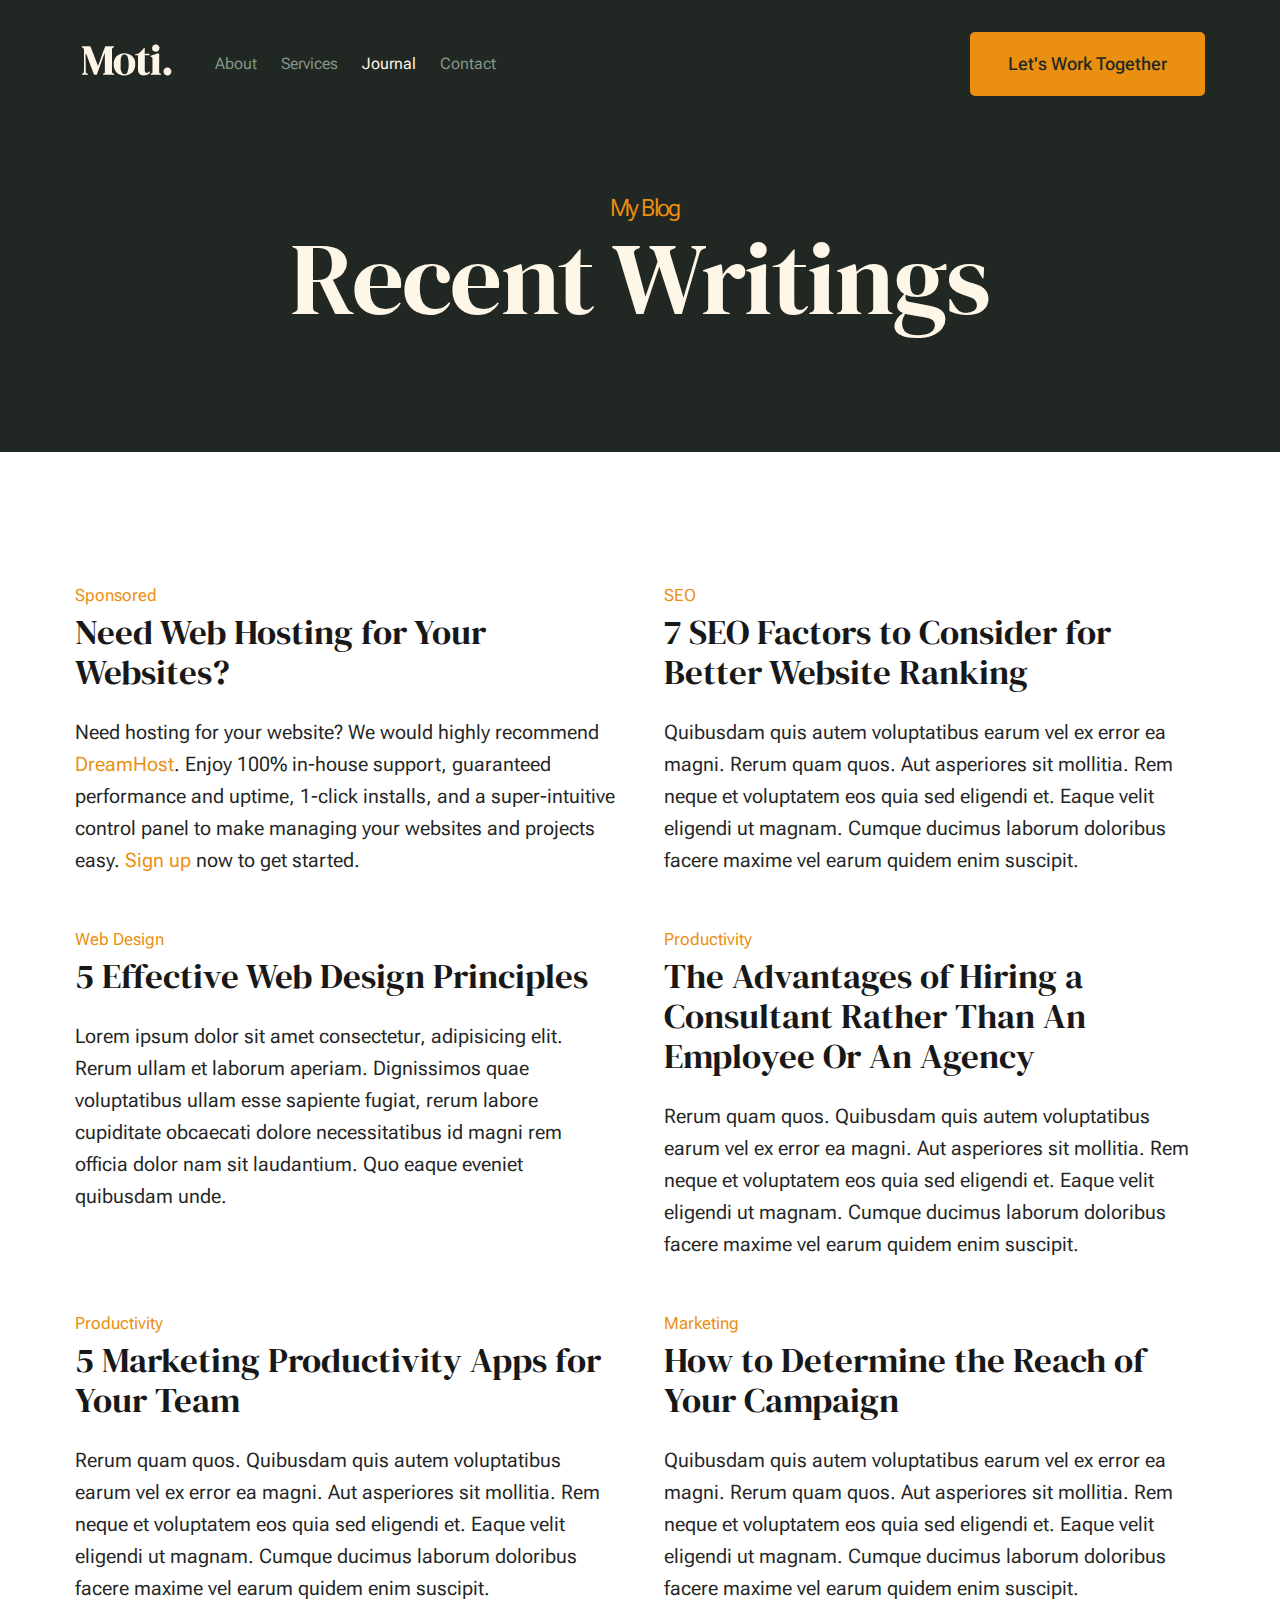
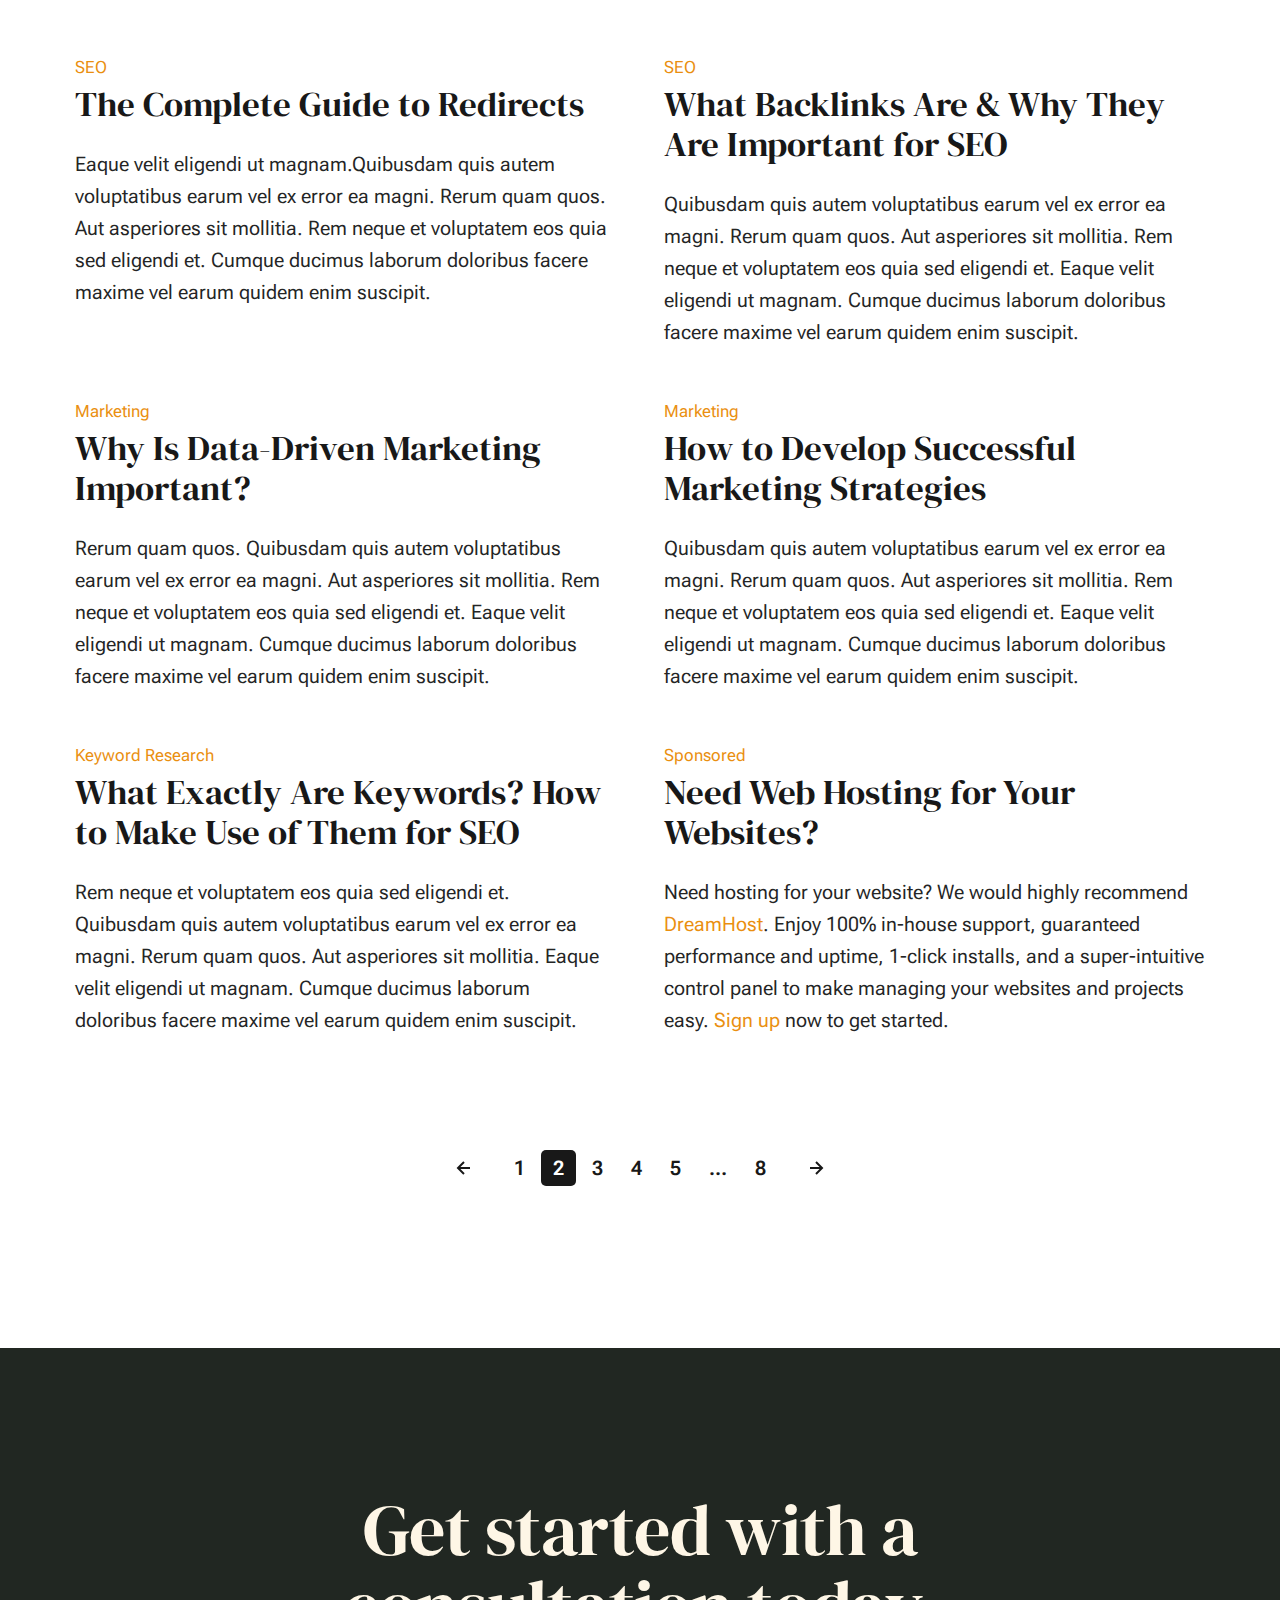
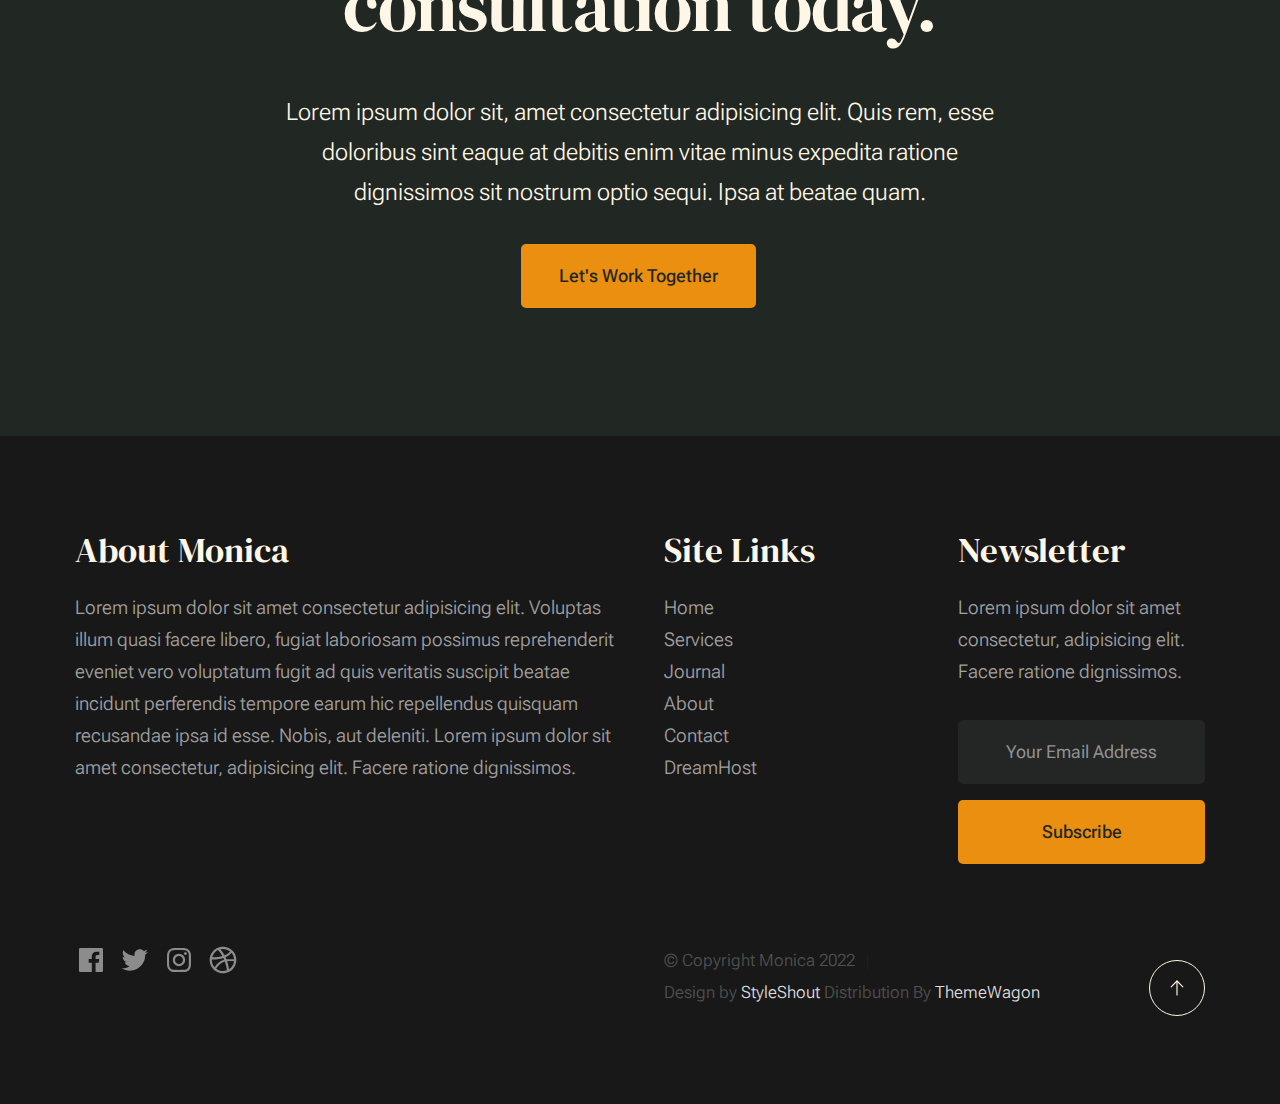
<file: blog.html>
<!DOCTYPE html>
<html lang="en" class="no-js" >
<head>

    <!--- basic page needs
    ================================================== -->
    <meta charset="utf-8">
    <meta name="viewport" content="width=device-width, initial-scale=1">
    <title>Blog - Monica</title>

    <script>
        document.documentElement.classList.remove('no-js');
        document.documentElement.classList.add('js');
    </script>

    <!-- CSS
    ================================================== -->
    <link rel="stylesheet" href="css/vendor.css">
    <link rel="stylesheet" href="css/styles.css">

    <!-- favicons
    ================================================== -->
    <link rel="apple-touch-icon" sizes="180x180" href="apple-touch-icon.png">
    <link rel="icon" type="image/png" sizes="32x32" href="favicon-32x32.png">
    <link rel="icon" type="image/png" sizes="16x16" href="favicon-16x16.png">
    <link rel="manifest" href="site.webmanifest">

</head>


<body id="top">


    <!-- preloader
    ================================================== -->
    <div id="preloader">
        <div id="loader" class="dots-fade">
            <div></div>
            <div></div>
            <div></div>
        </div>
    </div>


    <!-- page wrap
    ================================================== -->
    <div id="page" class="s-pagewrap">

        <!-- # site header 
        ================================================== -->
        <header class="s-header">

            <div class="row s-header__inner width-sixteen-col">

                <div class="s-header__block">
                    <div class="s-header__logo">
                        <a class="logo" href="index.html">
                            <img src="images/logo-mw.svg" alt="Homepage">
                        </a>
                    </div>

                    <a class="s-header__menu-toggle" href="#0"><span>Menu</span></a>
                </div> <!-- end s-header__block -->

                <nav class="s-header__nav">
    
                    <ul class="s-header__menu-links">
                        <li><a href="about.html">About</a></li>
                        <li><a href="services.html">Services</a></li>
                        <li class="current"><a href="blog.html">Journal</a></li>
                        <li><a href="contact.html">Contact</a></li>
                    </ul> <!-- s-header__menu-links -->

                    <div class="s-header__contact">
                        <a href="contact.html" class="btn btn--primary s-header__contact-btn">Let's Work Together</a>                        
                    </div> <!-- s-header__contact -->
    
                </nav> <!-- end s-header__nav -->

            </div> <!-- end s-header__inner -->

        </header> <!-- end s-header -->


        <!-- # site main content
        ================================================== -->
        <section id="content" class="s-content">

               <section class="s-pageheader pageheader">
                    <div class="row">
                        <div class="column xl-12">
                            <h1 class="page-title">
                                <span class="page-title__small-type text-pretitle">My Blog</span>
                                Recent Writings
                            </h1>
                        </div>
                    </div>
               </section>   

               <section class="s-pagecontent pagecontent">

                    <div class="row">
                        <div class="column xl-12 grid-block">          
        
                            <!-- <div class="grid-full">         -->
                                <div class="grid-full grid-list-items">

                                    <div class="grid-list-items__item blog-card">
                                        <div class="blog-card__header">
                                            <div class="blog-card__cat-links">
                                                <a href="blog.html">Sponsored</a>
                                            </div>
                                            <h3 class="blog-card__title"><a href="https://www.dreamhost.com/r.cgi?287326">Need Web Hosting for Your Websites?</a></h3>
                                        </div>
                                        <div class="blog-card__text">
                                            <p>
                                            Need hosting for your website? We would highly recommend <a href="https://www.dreamhost.com/r.cgi?287326">DreamHost</a>.
                                            Enjoy 100% in-house support, guaranteed performance and uptime, 1-click installs, and a super-intuitive control 
                                            panel to make managing your websites and projects easy. <a href="https://www.dreamhost.com/r.cgi?287326">Sign up</a> now to get started.
                                            </p>
                                        </div>
                                    </div> <!-- end blog-card -->
                                    <div class="grid-list-items__item blog-card">
                                        <div class="blog-card__header">
                                            <div class="blog-card__cat-links">
                                                <a href="blog.html">SEO</a>
                                            </div>
                                            <h3 class="blog-card__title"><a href="single.html">7 SEO Factors to Consider for Better Website Ranking</a></h3>
                                        </div>
                                        <div class="blog-card__text">
                                            <p>
                                            Quibusdam quis autem voluptatibus earum vel ex error ea magni. Rerum quam quos. Aut asperiores 
                                            sit mollitia. Rem neque et voluptatem eos quia sed eligendi et. Eaque velit eligendi ut 
                                            magnam. Cumque ducimus laborum doloribus facere maxime vel earum quidem enim suscipit.
                                            </p>
                                        </div>
                                    </div> <!-- end blog-card -->
                                    <div class="grid-list-items__item blog-card">
                                        <div class="blog-card__header">
                                            <div class="blog-card__cat-links">
                                                <a href="blog.html">Web Design</a>
                                            </div>
                                            <h3 class="blog-card__title"><a href="single.html">5 Effective Web Design Principles</a></h3>
                                        </div>
                                        <div class="blog-card__text">
                                            <p>
                                            Lorem ipsum dolor sit amet consectetur, adipisicing elit. Rerum ullam et laborum aperiam. 
                                            Dignissimos quae voluptatibus ullam esse sapiente fugiat, rerum labore cupiditate obcaecati 
                                            dolore necessitatibus id magni rem officia dolor nam sit laudantium. Quo eaque eveniet quibusdam unde. 
                                            </p>
                                        </div>
                                    </div> <!-- end blog card -->
                                    <div class="grid-list-items__item blog-card">
                                        <div class="blog-card__header">
                                            <div class="blog-card__cat-links">
                                                <a href="blog.html">Productivity</a>
                                            </div>
                                            <h3 class="blog-card__title"><a href="single.html">The Advantages of Hiring a Consultant Rather Than An Employee Or An Agency</a></h3>
                                        </div>
                                        <div class="blog-card__text">
                                            <p>
                                            Rerum quam quos. Quibusdam quis autem voluptatibus earum vel ex error ea magni. Aut asperiores 
                                            sit mollitia. Rem neque et voluptatem eos quia sed eligendi et. Eaque velit eligendi ut 
                                            magnam. Cumque ducimus laborum doloribus facere maxime vel earum quidem enim suscipit.
                                            </p>
                                        </div>
                                    </div> <!-- end blog-card -->
                                    <div class="grid-list-items__item blog-card">
                                        <div class="blog-card__header">
                                            <div class="blog-card__cat-links">
                                                <a href="blog.html">Productivity</a>
                                            </div>
                                            <h3 class="blog-card__title"><a href="single.html">5 Marketing Productivity Apps for Your Team</a></h3>
                                        </div>
                                        <div class="blog-card__text">
                                            <p>
                                            Rerum quam quos. Quibusdam quis autem voluptatibus earum vel ex error ea magni. Aut asperiores 
                                            sit mollitia. Rem neque et voluptatem eos quia sed eligendi et. Eaque velit eligendi ut 
                                            magnam. Cumque ducimus laborum doloribus facere maxime vel earum quidem enim suscipit.
                                            </p>
                                        </div>
                                    </div> <!-- end blog-card -->
                                    <div class="grid-list-items__item blog-card">
                                        <div class="blog-card__header">
                                            <div class="blog-card__cat-links">
                                                <a href="blog.html">Marketing</a>
                                            </div>
                                            <h3 class="blog-card__title"><a href="single.html">How to Determine the Reach of Your Campaign</a></h3>
                                        </div>
                                        <div class="blog-card__text">
                                            <p>
                                            Quibusdam quis autem voluptatibus earum vel ex error ea magni. Rerum quam quos. Aut asperiores 
                                            sit mollitia. Rem neque et voluptatem eos quia sed eligendi et. Eaque velit eligendi ut 
                                            magnam. Cumque ducimus laborum doloribus facere maxime vel earum quidem enim suscipit.
                                            </p>
                                        </div>
                                    </div> <!-- end blog-card -->
                                    <div class="grid-list-items__item blog-card">
                                        <div class="blog-card__header">
                                            <div class="blog-card__cat-links">
                                                <a href="blog.html">SEO</a>
                                            </div>
                                            <h3 class="blog-card__title"><a href="single.html">The Complete Guide to Redirects</a></h3>
                                        </div>
                                        <div class="blog-card__text">
                                            <p>
                                            Eaque velit eligendi ut magnam.Quibusdam quis autem voluptatibus earum vel 
                                            ex error ea magni. Rerum quam quos. Aut asperiores sit mollitia. Rem neque et 
                                            voluptatem eos quia sed eligendi et. Cumque ducimus laborum doloribus facere maxime 
                                            vel earum quidem enim suscipit.
                                            </p>
                                        </div>
                                    </div> <!-- end blog card -->
                                    <div class="grid-list-items__item blog-card">
                                        <div class="blog-card__header">
                                            <div class="blog-card__cat-links">
                                                <a href="blog.html">SEO</a>
                                            </div>
                                            <h3 class="blog-card__title"><a href="single.html">What Backlinks Are & Why They Are Important for SEO</a></h3>
                                        </div>
                                        <div class="blog-card__text">
                                            <p>
                                            Quibusdam quis autem voluptatibus earum vel ex error ea magni. Rerum quam quos. Aut asperiores 
                                            sit mollitia. Rem neque et voluptatem eos quia sed eligendi et. Eaque velit eligendi ut 
                                            magnam. Cumque ducimus laborum doloribus facere maxime vel earum quidem enim suscipit.
                                            </p>
                                        </div>
                                    </div> <!-- end blog-card -->
                                    <div class="grid-list-items__item blog-card">
                                        <div class="blog-card__header">
                                            <div class="blog-card__cat-links">
                                                <a href="blog.html">Marketing</a>
                                            </div>
                                            <h3 class="blog-card__title"><a href="single.html">Why Is Data-Driven Marketing Important?</a></h3>
                                        </div>
                                        <div class="blog-card__text">
                                            <p>
                                            Rerum quam quos. Quibusdam quis autem voluptatibus earum vel ex error ea magni. Aut asperiores 
                                            sit mollitia. Rem neque et voluptatem eos quia sed eligendi et. Eaque velit eligendi ut 
                                            magnam. Cumque ducimus laborum doloribus facere maxime vel earum quidem enim suscipit.
                                            </p>
                                        </div>
                                    </div> <!-- end blog card -->
                                    <div class="grid-list-items__item blog-card">
                                        <div class="blog-card__header">
                                            <div class="blog-card__cat-links">
                                                <a href="blog.html">Marketing</a>
                                            </div>
                                            <h3 class="blog-card__title"><a href="single.html">How to Develop Successful Marketing Strategies</a></h3>
                                        </div>
                                        <div class="blog-card__text">
                                            <p>
                                            Quibusdam quis autem voluptatibus earum vel ex error ea magni. Rerum quam quos. Aut asperiores 
                                            sit mollitia. Rem neque et voluptatem eos quia sed eligendi et. Eaque velit eligendi ut 
                                            magnam. Cumque ducimus laborum doloribus facere maxime vel earum quidem enim suscipit.
                                            </p>
                                        </div>
                                    </div> <!-- end blog-card -->
                                    <div class="grid-list-items__item blog-card">
                                        <div class="blog-card__header">
                                            <div class="blog-card__cat-links">
                                                <a href="blog.html">Keyword Research</a>
                                            </div>
                                            <h3 class="blog-card__title"><a href="single.html">What Exactly Are Keywords? How to Make Use of Them for SEO</a></h3>
                                        </div>
                                        <div class="blog-card__text">
                                            <p>
                                            Rem neque et voluptatem eos quia sed eligendi et. Quibusdam quis autem voluptatibus earum vel ex error ea magni. 
                                            Rerum quam quos. Aut asperiores sit mollitia. Eaque velit eligendi ut 
                                            magnam. Cumque ducimus laborum doloribus facere maxime vel earum quidem enim suscipit.
                                            </p>
                                        </div>
                                    </div> <!-- end blog-card -->
                                    <div class="grid-list-items__item blog-card">
                                        <div class="blog-card__header">
                                            <div class="blog-card__cat-links">
                                                <a href="blog.html">Sponsored</a>
                                            </div>
                                            <h3 class="blog-card__title"><a href="https://www.dreamhost.com/r.cgi?287326">Need Web Hosting for Your Websites?</a></h3>
                                        </div>
                                        <div class="blog-card__text">
                                            <p>
                                            Need hosting for your website? We would highly recommend <a href="https://www.dreamhost.com/r.cgi?287326">DreamHost</a>.
                                            Enjoy 100% in-house support, guaranteed performance and uptime, 1-click installs, and a super-intuitive control 
                                            panel to make managing your websites and projects easy. <a href="https://www.dreamhost.com/r.cgi?287326">Sign up</a> now to get started.
                                            </p>
                                        </div>
                                    </div> <!-- end blog card -->
        
                                </div> <!-- grid-list-items -->
                            <!-- </div>     -->

                        </div> <!-- end grid-block-->
                    </div> <!-- end row -->

                    <!-- pagination -->
                    <div class="row navigation pagination">
                        <div class="column xl-12">
                            <nav class="pgn">
                                <ul>
                                    <li>
                                        <a class="pgn__prev" href="#0">
                                            <svg xmlns="http://www.w3.org/2000/svg" width="24" height="24" viewBox="0 0 24 24"><path d="M12.707 17.293L8.414 13H18v-2H8.414l4.293-4.293-1.414-1.414L4.586 12l6.707 6.707z"/></svg>
                                        </a>
                                    </li>
                                    <li><a class="pgn__num" href="#0">1</a></li>
                                    <li><span class="pgn__num current">2</span></li>
                                    <li><a class="pgn__num" href="#0">3</a></li>
                                    <li><a class="pgn__num" href="#0">4</a></li>
                                    <li><a class="pgn__num" href="#0">5</a></li>
                                    <li><span class="pgn__num dots">…</span></li>
                                    <li><a class="pgn__num" href="#0">8</a></li>
                                    <li>
                                        <a class="pgn__next" href="#0">
                                            <svg xmlns="http://www.w3.org/2000/svg" width="24" height="24" viewBox="0 0 24 24"><path d="M11.293 17.293l1.414 1.414L19.414 12l-6.707-6.707-1.414 1.414L15.586 11H6v2h9.586z"/></svg>
                                        </a>
                                    </li>
                                </ul>
                            </nav>
                        </div> <!-- end column -->
                    </div> <!-- end pagination -->

               </section>

        </section> <!-- s-content-->

        <!-- # cta
        ================================================== -->
        <section id="cta" class="s-cta">

            <div class="row row-x-center text-center">
                <div class="column xl-8 lg-12">

                    <div class="s-cta__content">
                        <h2 class="text-display-title">
                        Get started with a consultation today.
                        </h2>
                        <p class="lead">
                        Lorem ipsum dolor sit, amet consectetur adipisicing elit. Quis rem, esse doloribus sint eaque at debitis enim vitae minus expedita ratione dignissimos sit nostrum optio sequi. Ipsa at beatae quam.
                        </p>
                        <a href="contact.html" class="btn btn--primary">Let's Work Together</a>
                    </div>

                </div>
            </div>

        </section> <!-- end s-cta -->


        <!-- # footer 
        ================================================== -->
        <footer class="s-footer">
            <div class="row s-footer__content">
                <div class="column xl-6 lg-6 md-12 s-footer__block s-footer__about">                    
                    <h3>About Monica</h3>
                    <p>
                    Lorem ipsum dolor sit amet consectetur adipisicing elit. Voluptas illum quasi facere libero, 
                    fugiat laboriosam possimus reprehenderit eveniet vero voluptatum fugit ad quis veritatis suscipit beatae 
                    incidunt perferendis tempore earum hic repellendus quisquam recusandae ipsa id esse. Nobis, aut deleniti.
                    Lorem ipsum dolor sit amet consectetur, adipisicing elit. Facere ratione dignissimos.
                    </p>               
                </div>                
                <div class="column xl-3 lg-6 md-12 s-footer__block s-footer__site-links">
                    <h3>Site Links</h3>
                    <ul class="link-list">
                        <li><a href="index.html">Home</a></li>
                        <li><a href="services.html">Services</a></li>
                        <li><a href="blog.html">Journal</a></li>
                        <li><a href="about.html">About</a></li>
                        <li><a href="contact.html">Contact</a></li>
                        <li><a href="https://www.dreamhost.com/r.cgi?287326">DreamHost</a></li>
                    </ul>
                </div>
                <div class="column xl-3 lg-6 md-12 tab-12 s-footer__block s-footer__newsletter">
                    <h3>Newsletter</h3>

                    <p>
                    Lorem ipsum dolor sit amet consectetur, adipisicing elit. Facere ratione dignissimos.
                    </p>

                    <div class="subscribe-form">
                        <form id="mc-form" class="mc-form">
                            <input type="email" name="EMAIL" id="mce-EMAIL" class="u-fullwidth text-center" placeholder="Your Email Address" title="The domain portion of the email address is invalid (the portion after the @)." pattern="^([^\x00-\x20\x22\x28\x29\x2c\x2e\x3a-\x3c\x3e\x40\x5b-\x5d\x7f-\xff]+|\x22([^\x0d\x22\x5c\x80-\xff]|\x5c[\x00-\x7f])*\x22)(\x2e([^\x00-\x20\x22\x28\x29\x2c\x2e\x3a-\x3c\x3e\x40\x5b-\x5d\x7f-\xff]+|\x22([^\x0d\x22\x5c\x80-\xff]|\x5c[\x00-\x7f])*\x22))*\x40([^\x00-\x20\x22\x28\x29\x2c\x2e\x3a-\x3c\x3e\x40\x5b-\x5d\x7f-\xff]+|\x5b([^\x0d\x5b-\x5d\x80-\xff]|\x5c[\x00-\x7f])*\x5d)(\x2e([^\x00-\x20\x22\x28\x29\x2c\x2e\x3a-\x3c\x3e\x40\x5b-\x5d\x7f-\xff]+|\x5b([^\x0d\x5b-\x5d\x80-\xff]|\x5c[\x00-\x7f])*\x5d))*(\.\w{2,})+$" required>
                            <input type="submit" name="subscribe" value="Subscribe" class="btn btn--primary btn--small u-fullwidth">
                            <!-- <div style="position: absolute; left: -5000px;" aria-hidden="true"><input type="text" name="b_cdb7b577e41181934ed6a6a44_9a91cfe7b3" tabindex="-1" value=""></div> -->
                            <div class="mc-status"></div>
                        </form>
                    </div>
                </div>
            </div>    
            
            <div class="row s-footer__bottom">
                <div class="column xl-6 lg-12">
                    <ul class="s-footer__social social-list">
                        <li>
                            <a href="#0">
                                <svg xmlns="http://www.w3.org/2000/svg" width="24" height="24" viewBox="0 0 24 24" style="fill:rgba(0, 0, 0, 1);transform:;-ms-filter:"><path d="M20,3H4C3.447,3,3,3.448,3,4v16c0,0.552,0.447,1,1,1h8.615v-6.96h-2.338v-2.725h2.338v-2c0-2.325,1.42-3.592,3.5-3.592 c0.699-0.002,1.399,0.034,2.095,0.107v2.42h-1.435c-1.128,0-1.348,0.538-1.348,1.325v1.735h2.697l-0.35,2.725h-2.348V21H20 c0.553,0,1-0.448,1-1V4C21,3.448,20.553,3,20,3z"></path></svg>
                                <span class="u-screen-reader-text">Facebook</span>
                            </a>
                        </li>
                        <li>
                            <a href="#0">
                                <svg xmlns="http://www.w3.org/2000/svg" width="24" height="24" viewBox="0 0 24 24" style="fill:rgba(0, 0, 0, 1);transform:;-ms-filter:"><path d="M19.633,7.997c0.013,0.175,0.013,0.349,0.013,0.523c0,5.325-4.053,11.461-11.46,11.461c-2.282,0-4.402-0.661-6.186-1.809 c0.324,0.037,0.636,0.05,0.973,0.05c1.883,0,3.616-0.636,5.001-1.721c-1.771-0.037-3.255-1.197-3.767-2.793 c0.249,0.037,0.499,0.062,0.761,0.062c0.361,0,0.724-0.05,1.061-0.137c-1.847-0.374-3.23-1.995-3.23-3.953v-0.05 c0.537,0.299,1.16,0.486,1.82,0.511C3.534,9.419,2.823,8.184,2.823,6.787c0-0.748,0.199-1.434,0.548-2.032 c1.983,2.443,4.964,4.04,8.306,4.215c-0.062-0.3-0.1-0.611-0.1-0.923c0-2.22,1.796-4.028,4.028-4.028 c1.16,0,2.207,0.486,2.943,1.272c0.91-0.175,1.782-0.512,2.556-0.973c-0.299,0.935-0.936,1.721-1.771,2.22 c0.811-0.088,1.597-0.312,2.319-0.624C21.104,6.712,20.419,7.423,19.633,7.997z"></path></svg>
                                <span class="u-screen-reader-text">Twitter</span>
                            </a>
                        </li>
                        <li>
                            <a href="#0">
                                <svg xmlns="http://www.w3.org/2000/svg" width="24" height="24" viewBox="0 0 24 24" style="fill:rgba(0, 0, 0, 1);transform:;-ms-filter:"><path d="M11.999,7.377c-2.554,0-4.623,2.07-4.623,4.623c0,2.554,2.069,4.624,4.623,4.624c2.552,0,4.623-2.07,4.623-4.624 C16.622,9.447,14.551,7.377,11.999,7.377L11.999,7.377z M11.999,15.004c-1.659,0-3.004-1.345-3.004-3.003 c0-1.659,1.345-3.003,3.004-3.003s3.002,1.344,3.002,3.003C15.001,13.659,13.658,15.004,11.999,15.004L11.999,15.004z"></path><circle cx="16.806" cy="7.207" r="1.078"></circle><path d="M20.533,6.111c-0.469-1.209-1.424-2.165-2.633-2.632c-0.699-0.263-1.438-0.404-2.186-0.42 c-0.963-0.042-1.268-0.054-3.71-0.054s-2.755,0-3.71,0.054C7.548,3.074,6.809,3.215,6.11,3.479C4.9,3.946,3.945,4.902,3.477,6.111 c-0.263,0.7-0.404,1.438-0.419,2.186c-0.043,0.962-0.056,1.267-0.056,3.71c0,2.442,0,2.753,0.056,3.71 c0.015,0.748,0.156,1.486,0.419,2.187c0.469,1.208,1.424,2.164,2.634,2.632c0.696,0.272,1.435,0.426,2.185,0.45 c0.963,0.042,1.268,0.055,3.71,0.055s2.755,0,3.71-0.055c0.747-0.015,1.486-0.157,2.186-0.419c1.209-0.469,2.164-1.424,2.633-2.633 c0.263-0.7,0.404-1.438,0.419-2.186c0.043-0.962,0.056-1.267,0.056-3.71s0-2.753-0.056-3.71C20.941,7.57,20.801,6.819,20.533,6.111z M19.315,15.643c-0.007,0.576-0.111,1.147-0.311,1.688c-0.305,0.787-0.926,1.409-1.712,1.711c-0.535,0.199-1.099,0.303-1.67,0.311 c-0.95,0.044-1.218,0.055-3.654,0.055c-2.438,0-2.687,0-3.655-0.055c-0.569-0.007-1.135-0.112-1.669-0.311 c-0.789-0.301-1.414-0.923-1.719-1.711c-0.196-0.534-0.302-1.099-0.311-1.669c-0.043-0.95-0.053-1.218-0.053-3.654 c0-2.437,0-2.686,0.053-3.655c0.007-0.576,0.111-1.146,0.311-1.687c0.305-0.789,0.93-1.41,1.719-1.712 c0.534-0.198,1.1-0.303,1.669-0.311c0.951-0.043,1.218-0.055,3.655-0.055c2.437,0,2.687,0,3.654,0.055 c0.571,0.007,1.135,0.112,1.67,0.311c0.786,0.303,1.407,0.925,1.712,1.712c0.196,0.534,0.302,1.099,0.311,1.669 c0.043,0.951,0.054,1.218,0.054,3.655c0,2.436,0,2.698-0.043,3.654H19.315z"></path></svg>
                                <span class="u-screen-reader-text">Instagram</span>
                            </a>
                        </li>
                        <li>
                            <a href="#0">
                                <svg xmlns="http://www.w3.org/2000/svg" width="24" height="24" viewBox="0 0 24 24" style="fill: rgba(0, 0, 0, 1);transform: ;msFilter:;"><path d="M20.66 6.98a9.932 9.932 0 0 0-3.641-3.64C15.486 2.447 13.813 2 12 2s-3.486.447-5.02 1.34c-1.533.893-2.747 2.107-3.64 3.64S2 10.187 2 12s.446 3.487 1.34 5.02a9.924 9.924 0 0 0 3.641 3.64C8.514 21.553 10.187 22 12 22s3.486-.447 5.02-1.34a9.932 9.932 0 0 0 3.641-3.64C21.554 15.487 22 13.813 22 12s-.446-3.487-1.34-5.02zM12 3.66c2 0 3.772.64 5.32 1.919-.92 1.174-2.286 2.14-4.1 2.9-1.002-1.813-2.088-3.327-3.261-4.54A7.715 7.715 0 0 1 12 3.66zM5.51 6.8a8.116 8.116 0 0 1 2.711-2.22c1.212 1.201 2.325 2.7 3.34 4.5-2 .6-4.114.9-6.341.9-.573 0-1.006-.013-1.3-.04A8.549 8.549 0 0 1 5.51 6.8zM3.66 12c0-.054.003-.12.01-.2.007-.08.01-.146.01-.2.254.014.641.02 1.161.02 2.666 0 5.146-.367 7.439-1.1.187.373.381.793.58 1.26-1.32.293-2.674 1.006-4.061 2.14S6.4 16.247 5.76 17.5c-1.4-1.587-2.1-3.42-2.1-5.5zM12 20.34c-1.894 0-3.594-.587-5.101-1.759.601-1.187 1.524-2.322 2.771-3.401 1.246-1.08 2.483-1.753 3.71-2.02a29.441 29.441 0 0 1 1.56 6.62 8.166 8.166 0 0 1-2.94.56zm7.08-3.96a8.351 8.351 0 0 1-2.58 2.621c-.24-2.08-.7-4.107-1.379-6.081.932-.066 1.765-.1 2.5-.1.799 0 1.686.034 2.659.1a8.098 8.098 0 0 1-1.2 3.46zm-1.24-5c-1.16 0-2.233.047-3.22.14a27.053 27.053 0 0 0-.68-1.62c2.066-.906 3.532-2.006 4.399-3.3 1.2 1.414 1.854 3.027 1.96 4.84-.812-.04-1.632-.06-2.459-.06z"></path></svg>
                                <span class="u-screen-reader-text">Dribbble</span>
                            </a>
                        </li>
                    </ul> <!-- end s-footer__social -->
                </div>
                <div class="column xl-6 lg-12">
                    <p class="ss-copyright">
                        <span>© Copyright Monica 2022</span> 
                        <span>Design by <a href="https://www.styleshout.com/">StyleShout</a> Distribution By <a href="https://themewagon.com">ThemeWagon</a></span>
                    </p>
                </div>

                <div class="ss-go-top">
                    <a class="smoothscroll" title="Back to Top" href="#top">
                        <svg xmlns="http://www.w3.org/2000/svg" viewBox="0 0 24 24" width="36" height="36" fill="none" stroke="#ffffff" stroke-width="1" stroke-linecap="round" stroke-linejoin="round">&lt;!--!  Atomicons Free 1.00 by @atisalab License - https://atomicons.com/license/ (Icons: CC BY 4.0) Copyright 2021 Atomicons --&gt;<polyline points="17 11 12 6 7 11"></polyline><line x1="12" y1="18" x2="12" y2="6"></line></svg>
                    </a>
                </div> <!-- end ss-go-top -->
            </div>
            
        </footer> <!-- end s-footer -->

    </div> <!-- end page-wrap -->

    <!-- Java Script
    ================================================== -->
    <script src="js/plugins.js"></script>
    <script src="js/main.js"></script>

</body>
</html>
</file>
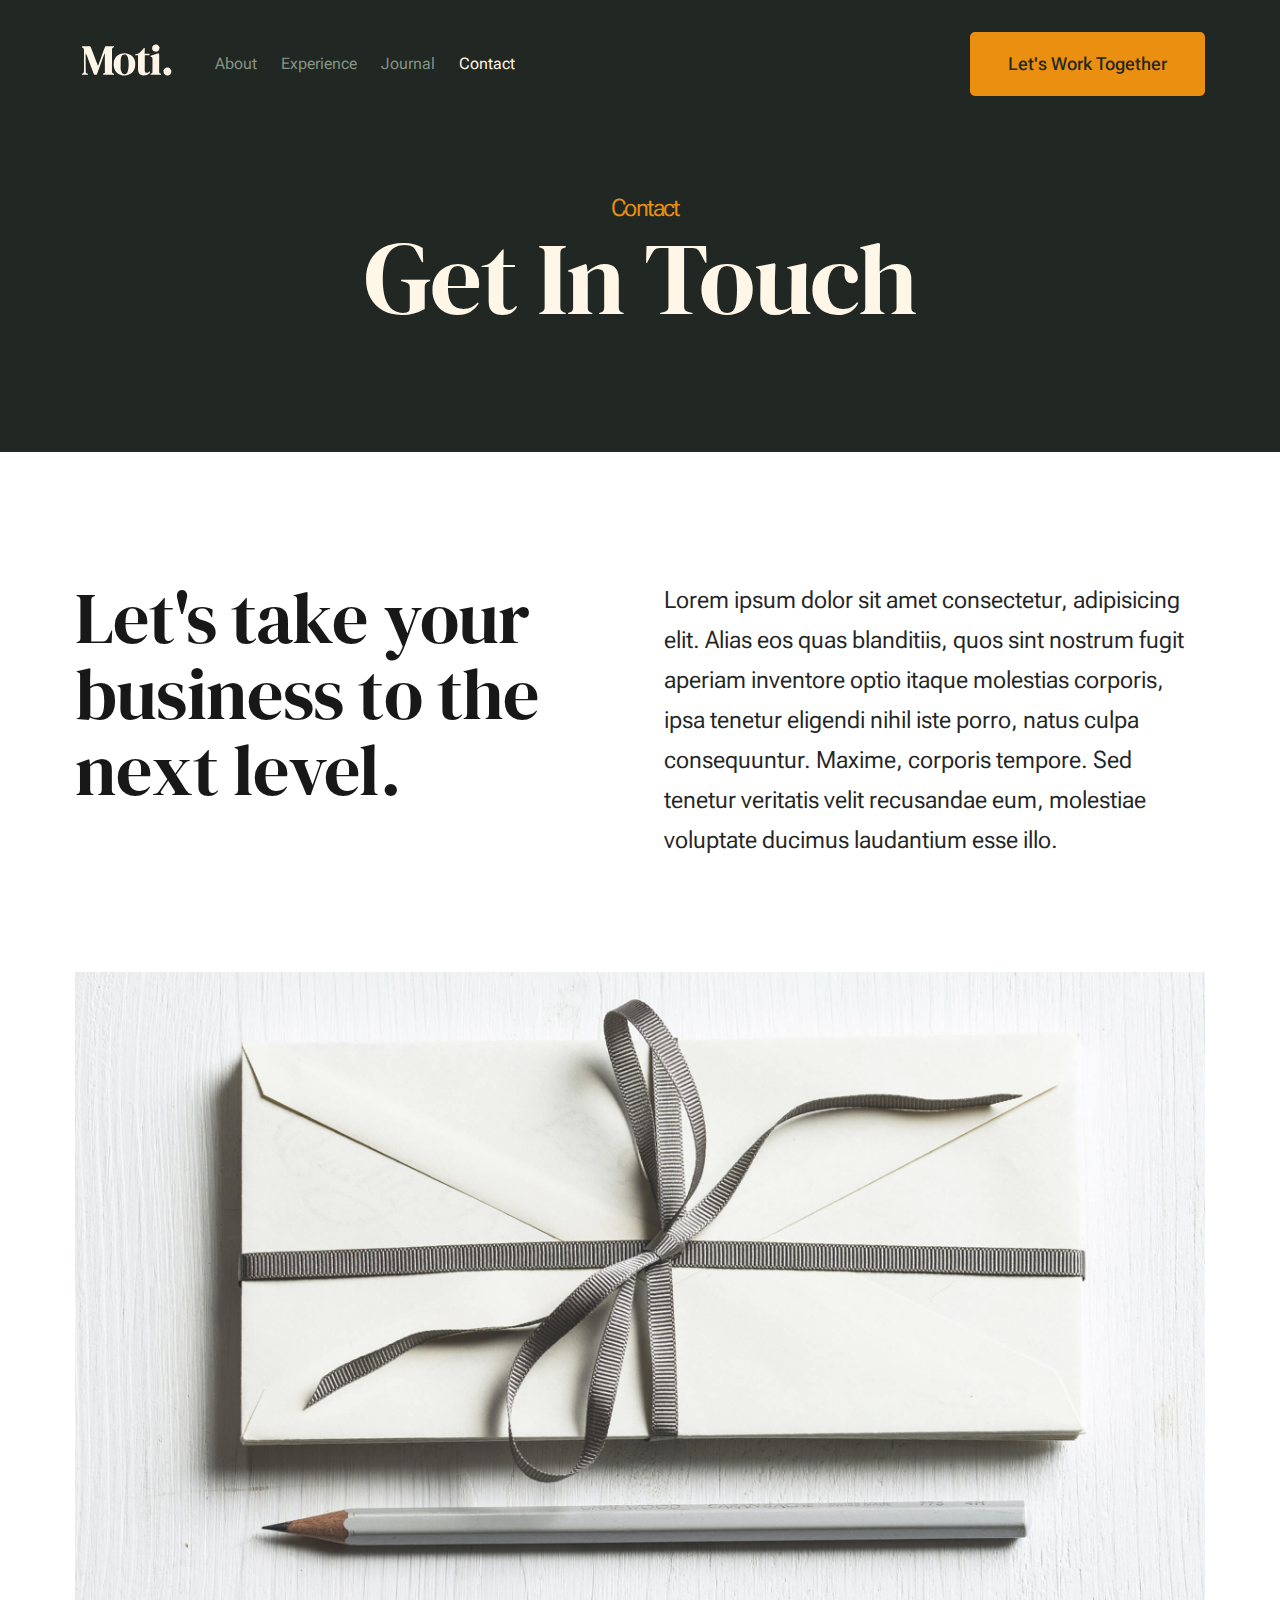
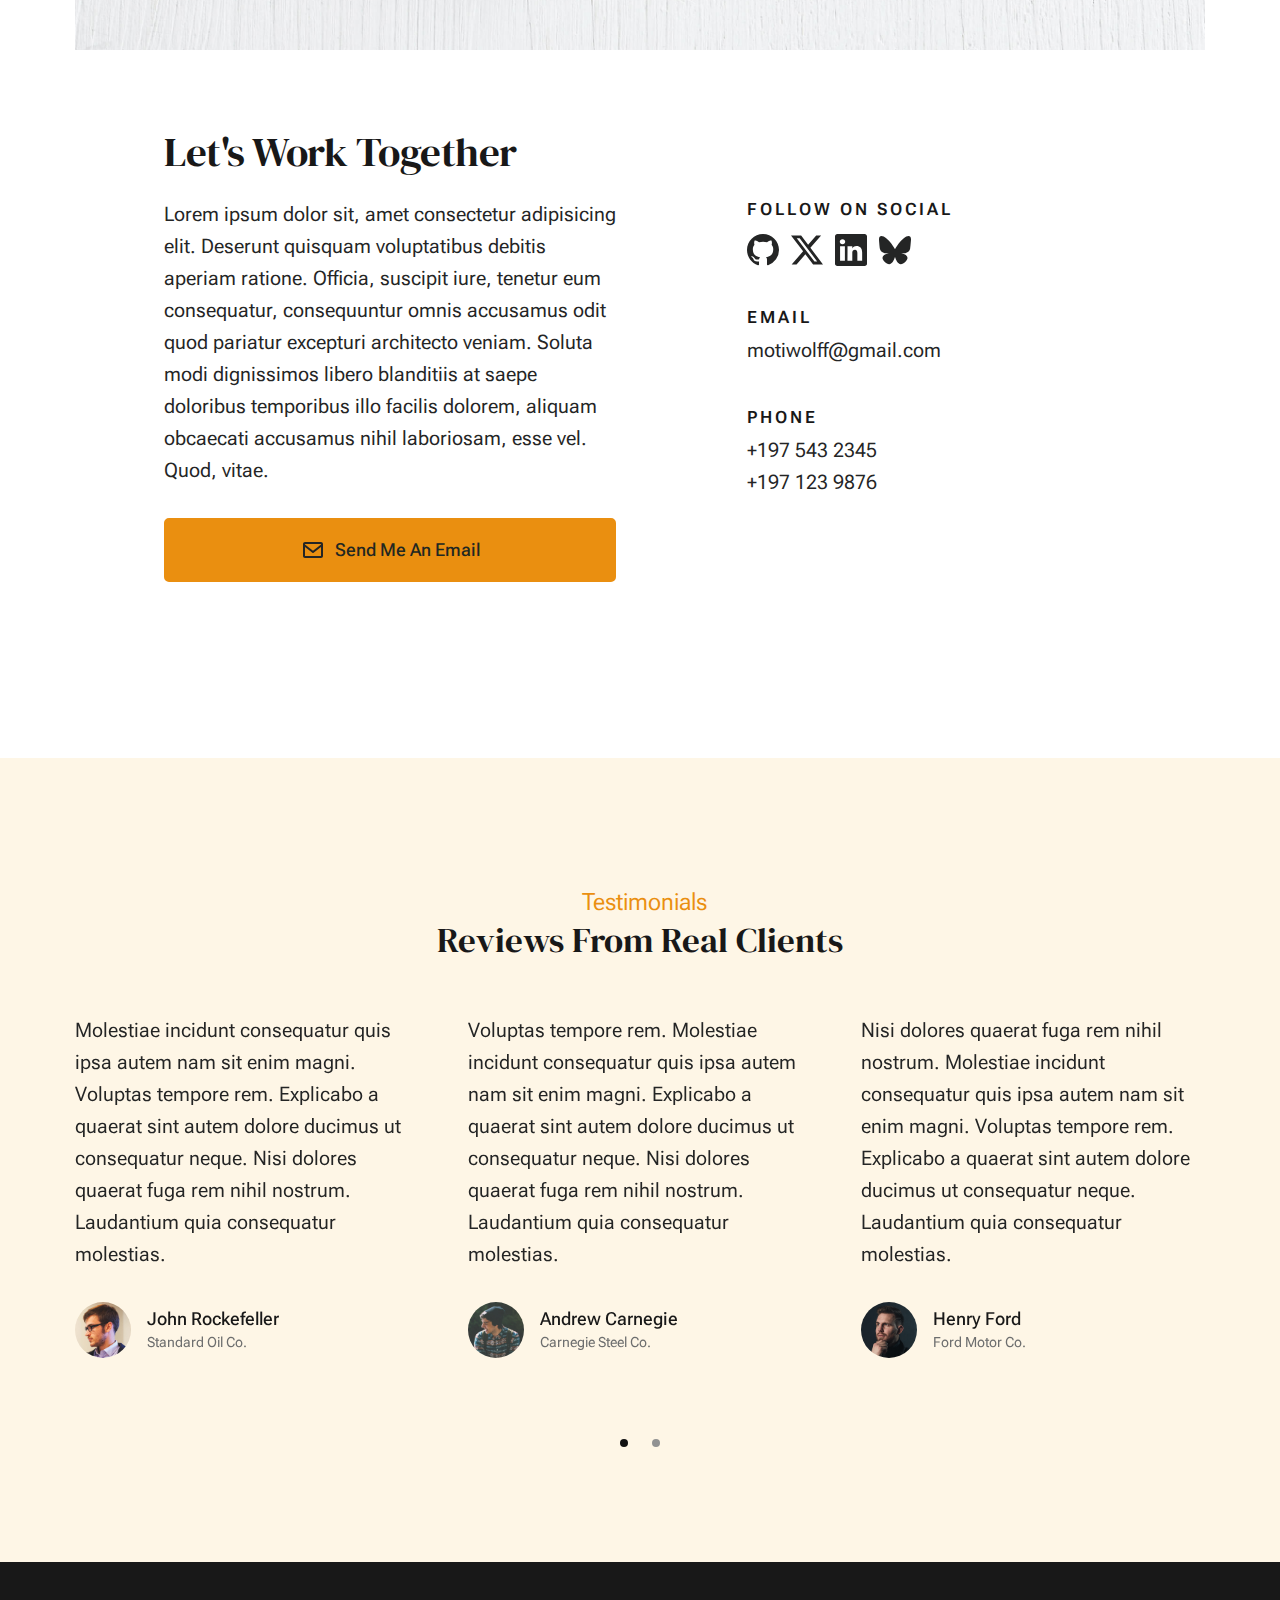
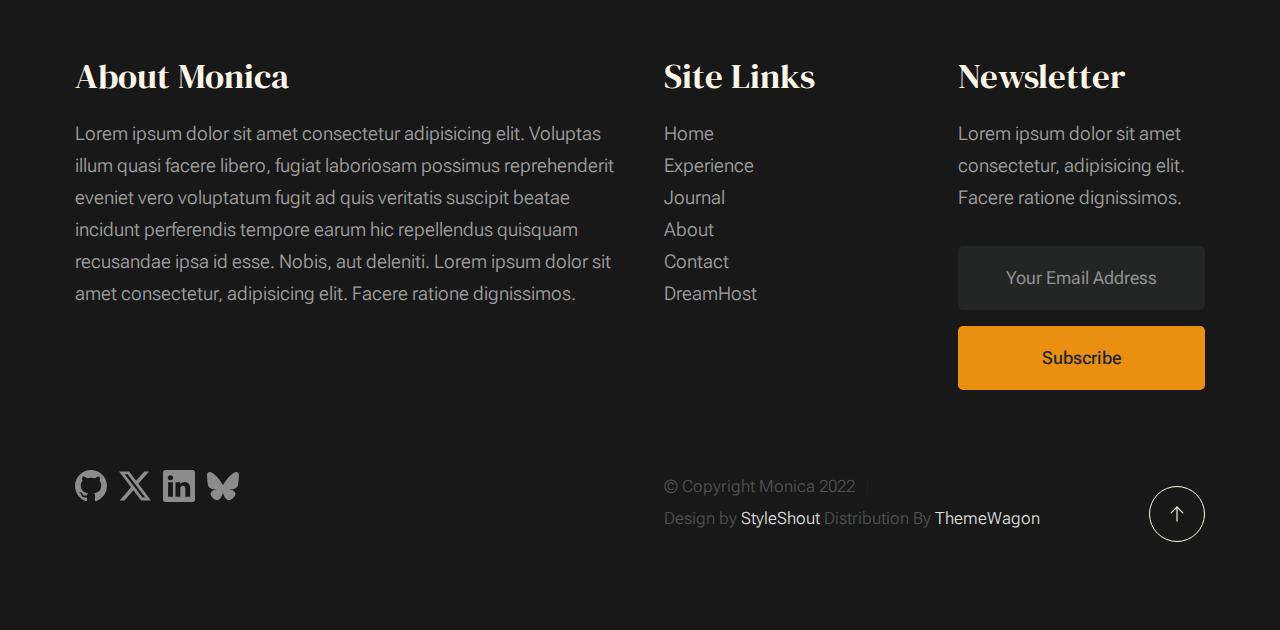
<file: contact.html>
<!DOCTYPE html>
<html lang="en" class="no-js" >
<head>

    <!--- basic page needs
    ================================================== -->
    <meta charset="utf-8">
    <meta name="viewport" content="width=device-width, initial-scale=1">
    <title>Contact - Monica</title>

    <script>
        document.documentElement.classList.remove('no-js');
        document.documentElement.classList.add('js');
    </script>

    <!-- CSS
    ================================================== -->
    <link rel="stylesheet" href="css/vendor.css">
    <link rel="stylesheet" href="css/styles.css">

    <!-- favicons
    ================================================== -->
    <link rel="apple-touch-icon" sizes="180x180" href="favicon/apple-touch-icon.png">
    <link rel="icon" type="image/png" sizes="32x32" href="favicon/favicon-32x32.png">
    <link rel="icon" type="image/png" sizes="16x16" href="favicon/favicon-16x16.png">
    <link rel="manifest" href="favicon/site.webmanifest">

</head>


<body id="top">


    <!-- preloader
    ================================================== -->
    <div id="preloader">
        <div id="loader" class="dots-fade">
            <div></div>
            <div></div>
            <div></div>
        </div>
    </div>


    <!-- page wrap
    ================================================== -->
    <div id="page" class="s-pagewrap">


        <!-- # site header 
        ================================================== -->
        <header class="s-header">
            <div class="row s-header__inner width-sixteen-col">

                <div class="s-header__block">
                    <div class="s-header__logo">
                        <a class="logo" href="index.html">
                            <img src="images/logo-mw.svg" alt="Homepage">
                        </a>
                    </div>

                    <a class="s-header__menu-toggle" href="#0"><span>Menu</span></a>
                </div> <!-- end s-header__block -->

                <nav class="s-header__nav">
    
                    <ul class="s-header__menu-links">
                        <li><a href="about.html">About</a></li>
                        <li><a href="experience.html">Experience</a></li>
                        <li><a href="blog.html">Journal</a></li>
                        <li class="current"><a href="contact.html">Contact</a></li>
                    </ul> <!-- s-header__menu-links -->

                    <div class="s-header__contact">
                        <a href="contact.html" class="btn btn--primary s-header__contact-btn">Let's Work Together</a>                        
                    </div> <!-- s-header__contact -->
    
                </nav> <!-- end s-header__nav -->

            </div> <!-- end s-header__inner -->
        </header> <!-- end s-header -->


        <!-- # site main content
        ================================================== -->
        <section id="content" class="s-content">

               <section class="s-pageheader pageheader">
                    <div class="row">
                        <div class="column xl-12">
                            <h1 class="page-title">
                                <span class="page-title__small-type text-pretitle">Contact</span>
                                Get In Touch
                            </h1>                            
                        </div>
                    </div>
               </section> <!--pageheader -->  

               <section class="s-pagecontent pagecontent">

                    <div class="row pageintro">
                        <div class="column xl-6 lg-12">
                            <h2 class="text-display-title">Let's take your business to the next level.</h2>
                        </div>
                        <div class="column xl-6 lg-12 u-flexitem-x-right">
                            <p class="lead">
                            Lorem ipsum dolor sit amet consectetur, adipisicing elit. Alias eos quas blanditiis, quos sint nostrum fugit aperiam 
                            inventore optio itaque molestias corporis, ipsa tenetur eligendi nihil iste porro, natus culpa consequuntur. Maxime, 
                            corporis tempore. Sed tenetur veritatis velit recusandae eum, molestiae voluptate ducimus laudantium esse illo. 
                            </p>
                        </div>                       
                    </div> <!-- pageintro -->   
                    
                    <div class="row pagemedia">
                        <div class="column xl-12">
                            <figure class="page-media">
                                <img src="images/thumbs/contact/contact-1200.jpg"
                                     srcset="images/thumbs/contact/contact-2400.jpg 2400w,
                                             images/thumbs/contact/contact-1200.jpg 1200w,
                                             images/thumbs/contact/contact-600.jpg 600w" sizes="(max-width: 2400px) 100vw, 2400px" alt="">
                            </figure>
                        </div>
                    </div> <!-- pagemedia --> 

                    <div class="row width-narrower pagemain">
                        <div class="column xl-12">
                            <h2>Let's Work Together</h2>

                            <div class="row">
                                <div class="column xl-6 md-12 contact-cta">     
                                    <p>
                                    Lorem ipsum dolor sit, amet consectetur adipisicing elit. Deserunt quisquam voluptatibus debitis aperiam ratione. Officia, 
                                    suscipit iure, tenetur eum consequatur, consequuntur omnis accusamus odit quod pariatur excepturi architecto veniam. Soluta 
                                    modi dignissimos libero blanditiis at saepe doloribus temporibus illo facilis dolorem, aliquam obcaecati accusamus nihil 
                                    laboriosam, esse vel. Quod, vitae.
                                    </p>
        
                                    <a href="mailto:motiwolff@gmail.com" class="btn btn--primary u-fullwidth contact-btn">
                                        <svg xmlns="http://www.w3.org/2000/svg" width="24" height="24" viewBox="0 0 24 24" style="fill: rgba(0, 0, 0, 1);transform: ;msFilter:;"><path d="M20 4H4c-1.103 0-2 .897-2 2v12c0 1.103.897 2 2 2h16c1.103 0 2-.897 2-2V6c0-1.103-.897-2-2-2zm0 2v.511l-8 6.223-8-6.222V6h16zM4 18V9.044l7.386 5.745a.994.994 0 0 0 1.228 0L20 9.044 20.002 18H4z"></path></svg>
                                        Send Me An Email
                                    </a>
                                </div> 
                                <div class="column xl-5 md-12 u-flexitem-x-right">

                                    <div class="contact-block">
                                        <h6>Follow On Social</h6>
                                        <ul class="contact-social social-list">
                                            <li>
                                                <a href="https://github.com/MotiWolff">
                                                    <svg xmlns="http://www.w3.org/2000/svg" width="16" height="16" fill="currentColor" class="bi bi-github" viewBox="0 0 16 16">
                                                        <path d="M8 0C3.58 0 0 3.58 0 8c0 3.54 2.29 6.53 5.47 7.59.4.07.55-.17.55-.38 0-.19-.01-.82-.01-1.49-2.01.37-2.53-.49-2.69-.94-.09-.23-.48-.94-.82-1.13-.28-.15-.68-.52-.01-.53.63-.01 1.08.58 1.23.82.72 1.21 1.87.87 2.33.66.07-.52.28-.87.51-1.07-1.78-.2-3.64-.89-3.64-3.95 0-.87.31-1.59.82-2.15-.08-.2-.36-1.02.08-2.12 0 0 .67-.21 2.2.82.64-.18 1.32-.27 2-.27s1.36.09 2 .27c1.53-1.04 2.2-.82 2.2-.82.44 1.1.16 1.92.08 2.12.51.56.82 1.27.82 2.15 0 3.07-1.87 3.75-3.65 3.95.29.25.54.73.54 1.48 0 1.07-.01 1.93-.01 2.2 0 .21.15.46.55.38A8.01 8.01 0 0 0 16 8c0-4.42-3.58-8-8-8"/>
                                                    </svg>
                                                    <span class="u-screen-reader-text">Github</span>
                                                </a>
                                            </li>
                                            <li>
                                                <a href="https://x.com/MotiWolff">
                                                    <svg xmlns="http://www.w3.org/2000/svg" width="16" height="16" fill="currentColor" class="bi bi-twitter-x" viewBox="0 0 16 16">
                                                        <path d="M12.6.75h2.454l-5.36 6.142L16 15.25h-4.937l-3.867-5.07-4.425 5.07H.316l5.733-6.57L0 .75h5.063l3.495 4.633L12.601.75Zm-.86 13.028h1.36L4.323 2.145H2.865z"/>
                                                    </svg>
                                                    <span class="u-screen-reader-text">Twitter</span>
                                                </a>
                                            </li>
                                            <li>
                                                <a href="https://www.linkedin.com/in/mordechay-wolff-13b440180/">
                                                    <svg xmlns="http://www.w3.org/2000/svg" width="16" height="16" fill="currentColor" class="bi bi-linkedin" viewBox="0 0 16 16">
                                                        <path d="M0 1.146C0 .513.526 0 1.175 0h13.65C15.474 0 16 .513 16 1.146v13.708c0 .633-.526 1.146-1.175 1.146H1.175C.526 16 0 15.487 0 14.854zm4.943 12.248V6.169H2.542v7.225zm-1.2-8.212c.837 0 1.358-.554 1.358-1.248-.015-.709-.52-1.248-1.342-1.248S2.4 3.226 2.4 3.934c0 .694.521 1.248 1.327 1.248zm4.908 8.212V9.359c0-.216.016-.432.08-.586.173-.431.568-.878 1.232-.878.869 0 1.216.662 1.216 1.634v3.865h2.401V9.25c0-2.22-1.184-3.252-2.764-3.252-1.274 0-1.845.7-2.165 1.193v.025h-.016l.016-.025V6.169h-2.4c.03.678 0 7.225 0 7.225z"/>
                                                    </svg>
                                                    <span class="u-screen-reader-text">LinkedIn</span>
                                                </a>
                                            </li>
                                            <li>
                                                <a href="https://bsky.app/profile/motiwolff.bsky.social">
                                                    <svg xmlns="http://www.w3.org/2000/svg" width="16" height="16" fill="currentColor" class="bi bi-bluesky" viewBox="0 0 16 16">
                                                        <path d="M3.468 1.948C5.303 3.325 7.276 6.118 8 7.616c.725-1.498 2.698-4.29 4.532-5.668C13.855.955 16 .186 16 2.632c0 .489-.28 4.105-.444 4.692-.572 2.04-2.653 2.561-4.504 2.246 3.236.551 4.06 2.375 2.281 4.2-3.376 3.464-4.852-.87-5.23-1.98-.07-.204-.103-.3-.103-.218 0-.081-.033.014-.102.218-.379 1.11-1.855 5.444-5.231 1.98-1.778-1.825-.955-3.65 2.28-4.2-1.85.315-3.932-.205-4.503-2.246C.28 6.737 0 3.12 0 2.632 0 .186 2.145.955 3.468 1.948"/>
                                                    </svg>
                                                    <span class="u-screen-reader-text">Bluesky</span>
                                                </a>
                                            </li>
                                        </ul> <!-- end s-footer__social -->
                                    </div>

                                    <div class="contact-block">
                                        <h6>Email</h6>
                                        <a href="mailto:motiwolff@gmail.com">motiwolff@gmail.com</a>
                                    </div>

                                    <div class="contact-block">
                                        <h6>Phone</h6>
                                        <ul class="contact-list">
                                            <li><a href="tel:197-543-2345">+197 543 2345</a></li>
                                            <li><a href="tel:197-123-9876">+197 123 9876</a></li>
                                        </ul>
                                    </div>

                                </div>
                            </div>
                        </div>                        
                    </div> <!-- end pagemain -->

               </section> <!-- pagecontent -->

               <section class="s-testimonials">

                    <div class="s-testimonials__header row row-x-center text-center">
                        <div class="column xl-8 lg-12">
        
                            <p class="text-pretitle">
                            Testimonials
                            </p>
                            <h3>
                            Reviews From Real Clients
                            </h3>                        
        
                        </div>
                    </div> <!--end s-testimonials__header -->

                    <div class="row s-testimonials__content">
                        <div class="column xl-12 testimonials">

                            <div class="swiper-container testimonials__slider page-slider">

                                <div class="swiper-wrapper">
                                    <div class="testimonials__slide swiper-slide">
                                        <p>
                                        Molestiae incidunt consequatur quis ipsa autem nam sit enim magni. Voluptas tempore rem. 
                                        Explicabo a quaerat sint autem dolore ducimus ut consequatur neque. Nisi dolores quaerat fuga rem nihil nostrum.
                                        Laudantium quia consequatur molestias.
                                        </p>
                                        <div class="testimonials__author">
                                            <img src="images/avatars/user-01.jpg" alt="Author image" class="testimonials__avatar">
                                            <cite class="testimonials__cite">
                                                <strong>John Rockefeller</strong>
                                                <span>Standard Oil Co.</span>
                                            </cite>
                                        </div>
                                    </div>
                                    <div class="testimonials__slide swiper-slide">
                                        <p>
                                        Voluptas tempore rem. Molestiae incidunt consequatur quis ipsa autem nam sit enim magni. 
                                        Explicabo a quaerat sint autem dolore ducimus ut consequatur neque. Nisi dolores quaerat fuga rem nihil nostrum.
                                        Laudantium quia consequatur molestias.
                                        </p>
                                        <div class="testimonials__author">
                                            <img src="images/avatars/user-04.jpg" alt="Author image" class="testimonials__avatar">
                                            <cite class="testimonials__cite">
                                                <strong>Andrew Carnegie</strong>
                                                <span>Carnegie Steel Co.</span>
                                            </cite>
                                        </div>
                                    </div>
                                    <div class="testimonials__slide swiper-slide">
                                        <p>
                                        Nisi dolores quaerat fuga rem nihil nostrum. Molestiae incidunt consequatur quis ipsa autem nam sit enim magni. 
                                        Voluptas tempore rem. Explicabo a quaerat sint autem dolore ducimus ut consequatur neque. 
                                        Laudantium quia consequatur molestias.
                                        </p>
                                        <div class="testimonials__author">
                                            <img src="images/avatars/user-06.jpg" alt="Author image" class="testimonials__avatar">
                                            <cite class="testimonials__cite">
                                                <strong>Henry Ford</strong>
                                                <span>Ford Motor Co.</span>
                                            </cite>
                                        </div>
                                    </div>
                                    <div class="testimonials__slide swiper-slide">
                                        <p>
                                        Molestiae incidunt consequatur quis ipsa autem nam sit enim magni. Voluptas tempore rem. 
                                        Explicabo a quaerat sint autem dolore ducimus ut consequatur neque. Nisi dolores quaerat fuga rem nihil nostrum.
                                        Laudantium quia consequatur molestias.
                                        </p>
                                        <div class="testimonials__author">
                                            <img src="images/avatars/user-02.jpg" alt="Author image" class="testimonials__avatar">
                                            <cite class="testimonials__cite">
                                                <strong>John Morgan</strong>
                                                <span>JP Morgan & Co.</span>
                                            </cite>
                                        </div>
                                    </div> 
                                </div> <!-- end swiper-wrapper --> 

                                <div class="swiper-pagination"></div>

                            </div> <!--end testimonials__slider --> 

                        </div> <!-- testimonials -->
                    </div> <!--end s-testimonials__content -->

               </section> <!-- end s-testimonials -->

        </section> <!-- s-content-->

        <!-- # footer 
        ================================================== -->
        <footer class="s-footer">
            <div class="row s-footer__content">
                <div class="column xl-6 lg-6 md-12 s-footer__block s-footer__about">                    
                    <h3>About Monica</h3>
                    <p>
                    Lorem ipsum dolor sit amet consectetur adipisicing elit. Voluptas illum quasi facere libero, 
                    fugiat laboriosam possimus reprehenderit eveniet vero voluptatum fugit ad quis veritatis suscipit beatae 
                    incidunt perferendis tempore earum hic repellendus quisquam recusandae ipsa id esse. Nobis, aut deleniti.
                    Lorem ipsum dolor sit amet consectetur, adipisicing elit. Facere ratione dignissimos.
                    </p>               
                </div>                
                <div class="column xl-3 lg-6 md-12 s-footer__block s-footer__site-links">
                    <h3>Site Links</h3>
                    <ul class="link-list">
                        <li><a href="index.html">Home</a></li>
                        <li><a href="experience.html">Experience</a></li>
                        <li><a href="blog.html">Journal</a></li>
                        <li><a href="about.html">About</a></li>
                        <li><a href="contact.html">Contact</a></li>
                        <li><a href="https://www.dreamhost.com/r.cgi?287326">DreamHost</a></li>
                    </ul>
                </div>
                <div class="column xl-3 lg-6 md-12 tab-12 s-footer__block s-footer__newsletter">
                    <h3>Newsletter</h3>

                    <p>
                    Lorem ipsum dolor sit amet consectetur, adipisicing elit. Facere ratione dignissimos.
                    </p>

                    <div class="subscribe-form">
                        <form id="mc-form" class="mc-form">
                            <input type="email" name="EMAIL" id="mce-EMAIL" class="u-fullwidth text-center" placeholder="Your Email Address" title="The domain portion of the email address is invalid (the portion after the @)." pattern="^([^\x00-\x20\x22\x28\x29\x2c\x2e\x3a-\x3c\x3e\x40\x5b-\x5d\x7f-\xff]+|\x22([^\x0d\x22\x5c\x80-\xff]|\x5c[\x00-\x7f])*\x22)(\x2e([^\x00-\x20\x22\x28\x29\x2c\x2e\x3a-\x3c\x3e\x40\x5b-\x5d\x7f-\xff]+|\x22([^\x0d\x22\x5c\x80-\xff]|\x5c[\x00-\x7f])*\x22))*\x40([^\x00-\x20\x22\x28\x29\x2c\x2e\x3a-\x3c\x3e\x40\x5b-\x5d\x7f-\xff]+|\x5b([^\x0d\x5b-\x5d\x80-\xff]|\x5c[\x00-\x7f])*\x5d)(\x2e([^\x00-\x20\x22\x28\x29\x2c\x2e\x3a-\x3c\x3e\x40\x5b-\x5d\x7f-\xff]+|\x5b([^\x0d\x5b-\x5d\x80-\xff]|\x5c[\x00-\x7f])*\x5d))*(\.\w{2,})+$" required>
                            <input type="submit" name="subscribe" value="Subscribe" class="btn btn--primary btn--small u-fullwidth">
                            <!-- Honeypot field to prevent spam -->
                            <div style="position: absolute; left: -5000px;" aria-hidden="true"><input type="text" name="b_695ab8efd19792a4bc69b7843_242b91f62a" tabindex="-1" value=""></div>
                            <div class="mc-status"></div>
                        </form>
                    </div>
                </div>
            </div>    
            
            <div class="row s-footer__bottom">
                <div class="column xl-6 lg-12">
                    <ul class="s-footer__social social-list">
                        <li>
                            <a href="https://github.com/MotiWolff">
                                <svg xmlns="http://www.w3.org/2000/svg" width="16" height="16" fill="currentColor" class="bi bi-github" viewBox="0 0 16 16">
                                    <path d="M8 0C3.58 0 0 3.58 0 8c0 3.54 2.29 6.53 5.47 7.59.4.07.55-.17.55-.38 0-.19-.01-.82-.01-1.49-2.01.37-2.53-.49-2.69-.94-.09-.23-.48-.94-.82-1.13-.28-.15-.68-.52-.01-.53.63-.01 1.08.58 1.23.82.72 1.21 1.87.87 2.33.66.07-.52.28-.87.51-1.07-1.78-.2-3.64-.89-3.64-3.95 0-.87.31-1.59.82-2.15-.08-.2-.36-1.02.08-2.12 0 0 .67-.21 2.2.82.64-.18 1.32-.27 2-.27s1.36.09 2 .27c1.53-1.04 2.2-.82 2.2-.82.44 1.1.16 1.92.08 2.12.51.56.82 1.27.82 2.15 0 3.07-1.87 3.75-3.65 3.95.29.25.54.73.54 1.48 0 1.07-.01 1.93-.01 2.2 0 .21.15.46.55.38A8.01 8.01 0 0 0 16 8c0-4.42-3.58-8-8-8"/>
                                </svg>
                                <span class="u-screen-reader-text">Github</span>
                            </a>
                        </li>
                        <li>
                            <a href="https://x.com/MotiWolff">
                                <svg xmlns="http://www.w3.org/2000/svg" width="16" height="16" fill="currentColor" class="bi bi-twitter-x" viewBox="0 0 16 16">
                                    <path d="M12.6.75h2.454l-5.36 6.142L16 15.25h-4.937l-3.867-5.07-4.425 5.07H.316l5.733-6.57L0 .75h5.063l3.495 4.633L12.601.75Zm-.86 13.028h1.36L4.323 2.145H2.865z"/>
                                </svg>
                                <span class="u-screen-reader-text">Twitter</span>
                            </a>
                        </li>
                        <li>
                            <a href="https://www.linkedin.com/in/mordechay-wolff-13b440180/">
                                <svg xmlns="http://www.w3.org/2000/svg" width="16" height="16" fill="currentColor" class="bi bi-linkedin" viewBox="0 0 16 16">
                                    <path d="M0 1.146C0 .513.526 0 1.175 0h13.65C15.474 0 16 .513 16 1.146v13.708c0 .633-.526 1.146-1.175 1.146H1.175C.526 16 0 15.487 0 14.854zm4.943 12.248V6.169H2.542v7.225zm-1.2-8.212c.837 0 1.358-.554 1.358-1.248-.015-.709-.52-1.248-1.342-1.248S2.4 3.226 2.4 3.934c0 .694.521 1.248 1.327 1.248zm4.908 8.212V9.359c0-.216.016-.432.08-.586.173-.431.568-.878 1.232-.878.869 0 1.216.662 1.216 1.634v3.865h2.401V9.25c0-2.22-1.184-3.252-2.764-3.252-1.274 0-1.845.7-2.165 1.193v.025h-.016l.016-.025V6.169h-2.4c.03.678 0 7.225 0 7.225z"/>
                                </svg>
                                <span class="u-screen-reader-text">LinkedIn</span>
                            </a>
                        </li>
                        <li>
                            <a href="https://bsky.app/profile/motiwolff.bsky.social">
                                <svg xmlns="http://www.w3.org/2000/svg" width="16" height="16" fill="currentColor" class="bi bi-bluesky" viewBox="0 0 16 16">
                                    <path d="M3.468 1.948C5.303 3.325 7.276 6.118 8 7.616c.725-1.498 2.698-4.29 4.532-5.668C13.855.955 16 .186 16 2.632c0 .489-.28 4.105-.444 4.692-.572 2.04-2.653 2.561-4.504 2.246 3.236.551 4.06 2.375 2.281 4.2-3.376 3.464-4.852-.87-5.23-1.98-.07-.204-.103-.3-.103-.218 0-.081-.033.014-.102.218-.379 1.11-1.855 5.444-5.231 1.98-1.778-1.825-.955-3.65 2.28-4.2-1.85.315-3.932-.205-4.503-2.246C.28 6.737 0 3.12 0 2.632 0 .186 2.145.955 3.468 1.948"/>
                                </svg>
                                <span class="u-screen-reader-text">Bluesky</span>
                            </a>
                        </li>
                    </ul> <!-- end s-footer__social -->
                </div>
                <div class="column xl-6 lg-12">
                    <p class="ss-copyright">
                        <span>© Copyright Monica 2022</span> 
                        <span>Design by <a href="https://www.styleshout.com/">StyleShout</a> Distribution By <a href="https://themewagon.com">ThemeWagon</a></span>
                    </p>
                </div>

                <div class="ss-go-top">
                    <a class="smoothscroll" title="Back to Top" href="#top">
                        <svg xmlns="http://www.w3.org/2000/svg" viewBox="0 0 24 24" width="36" height="36" fill="none" stroke="#ffffff" stroke-width="1" stroke-linecap="round" stroke-linejoin="round">&lt;!--!  Atomicons Free 1.00 by @atisalab License - https://atomicons.com/license/ (Icons: CC BY 4.0) Copyright 2021 Atomicons --&gt;<polyline points="17 11 12 6 7 11"></polyline><line x1="12" y1="18" x2="12" y2="6"></line></svg>
                    </a>
                </div> <!-- end ss-go-top -->
            </div>
            
        </footer> <!-- end s-footer -->

    </div> <!-- end page-wrap -->

    <!-- Java Script
    ================================================== -->
    <script src="js/plugins.js"></script>
    <script src="js/main.js"></script>

</body>
</html>
</file>
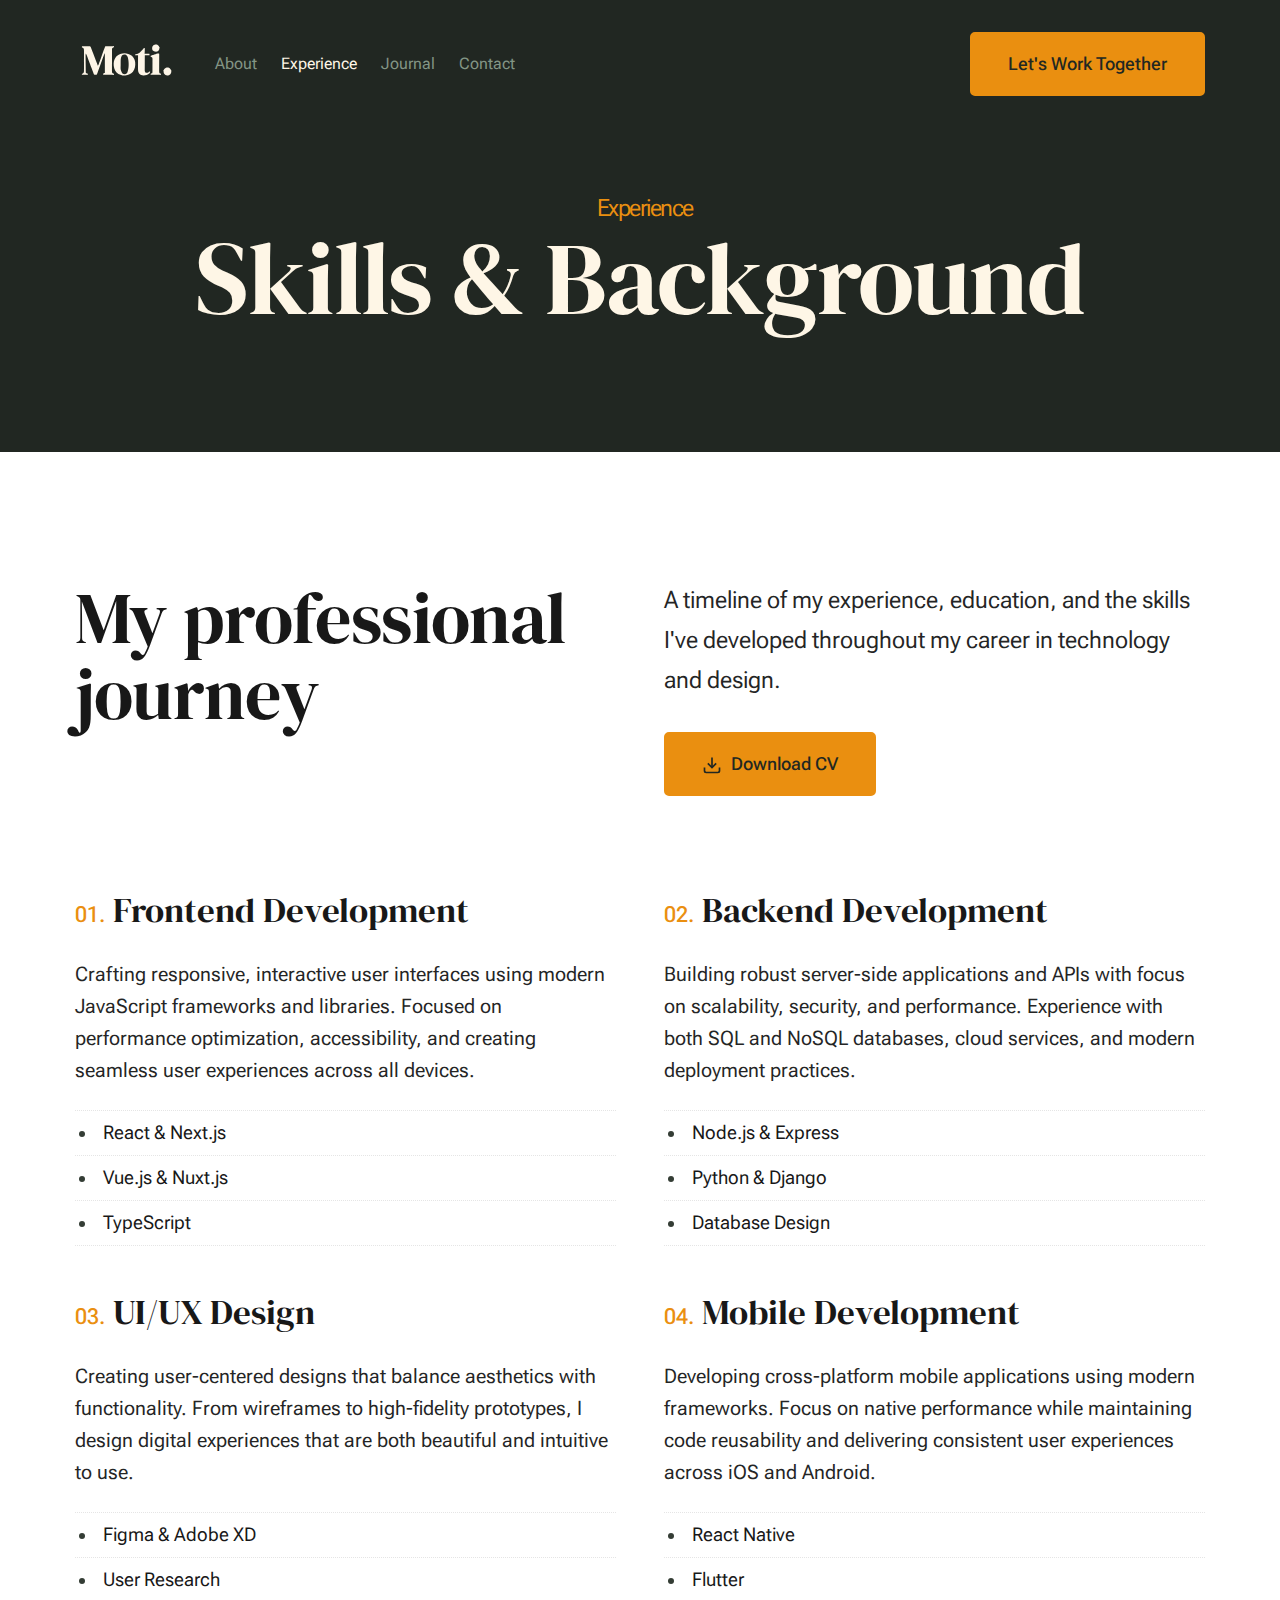
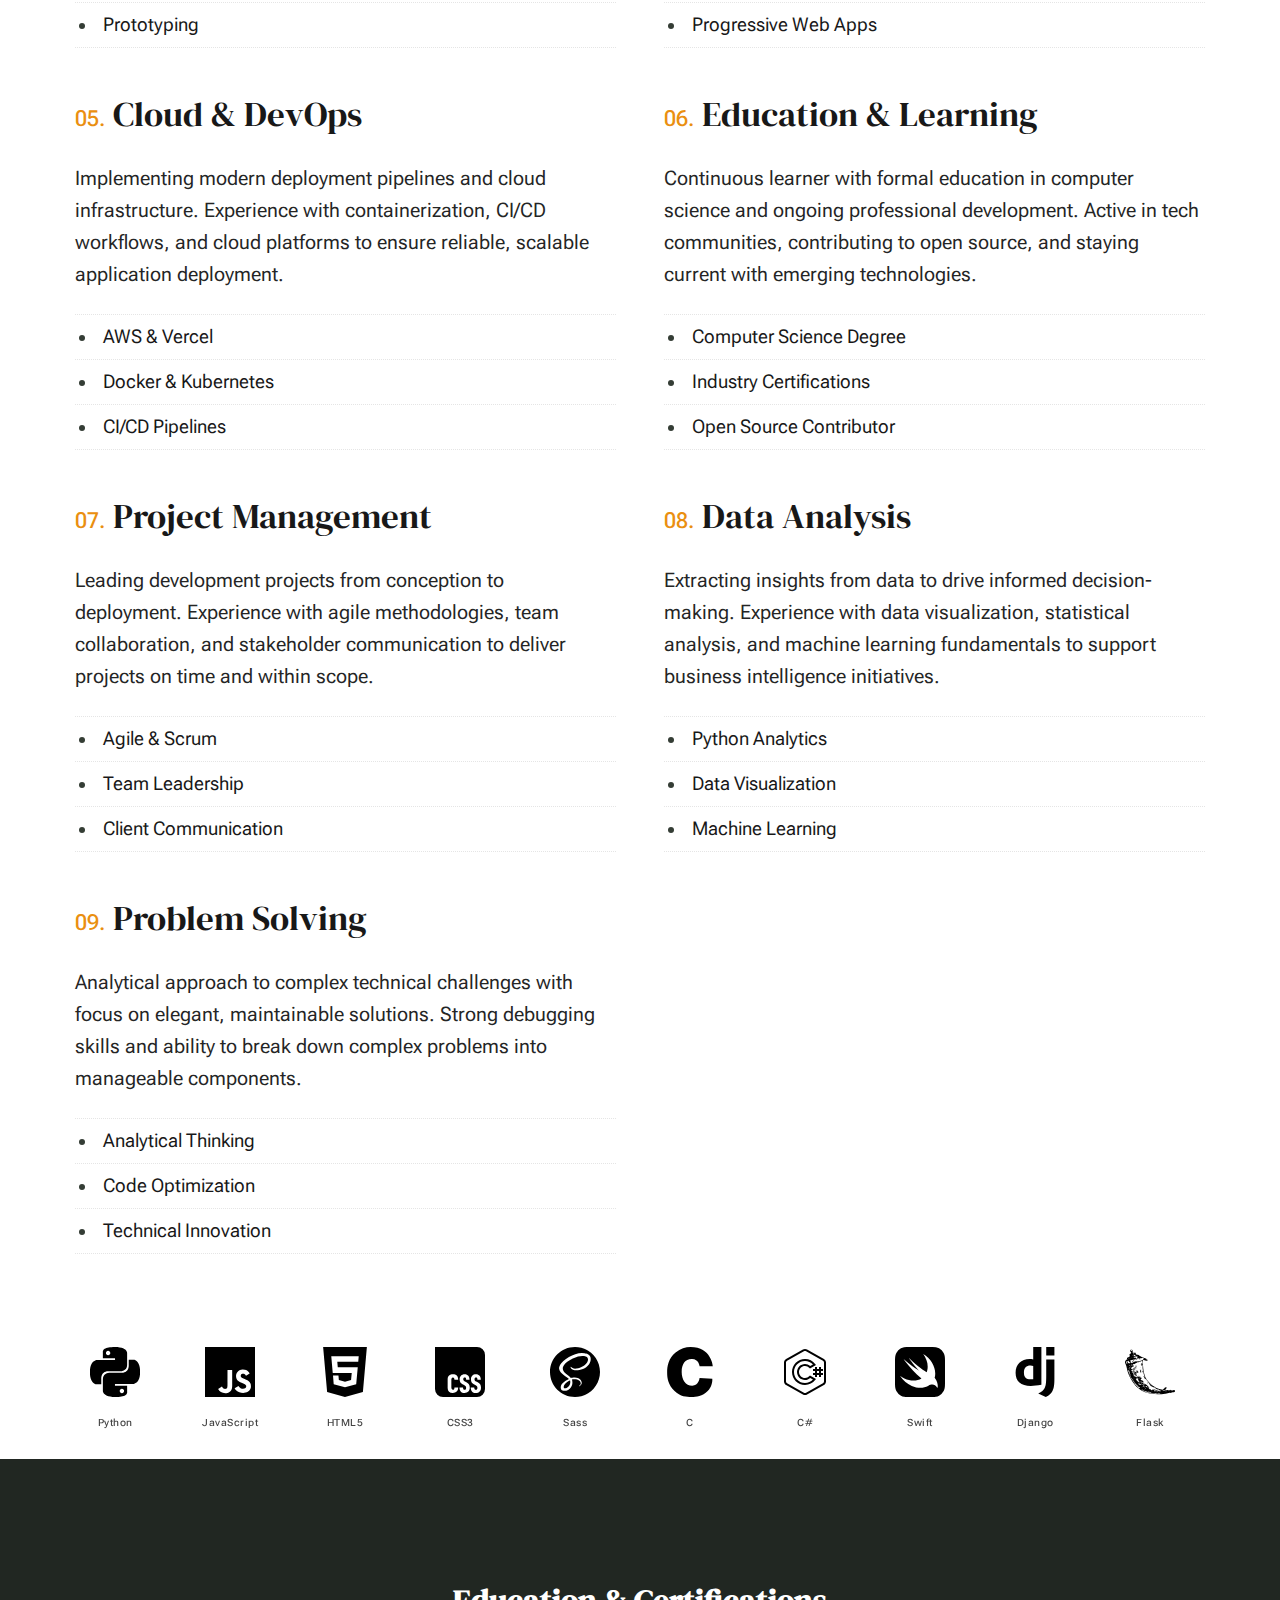
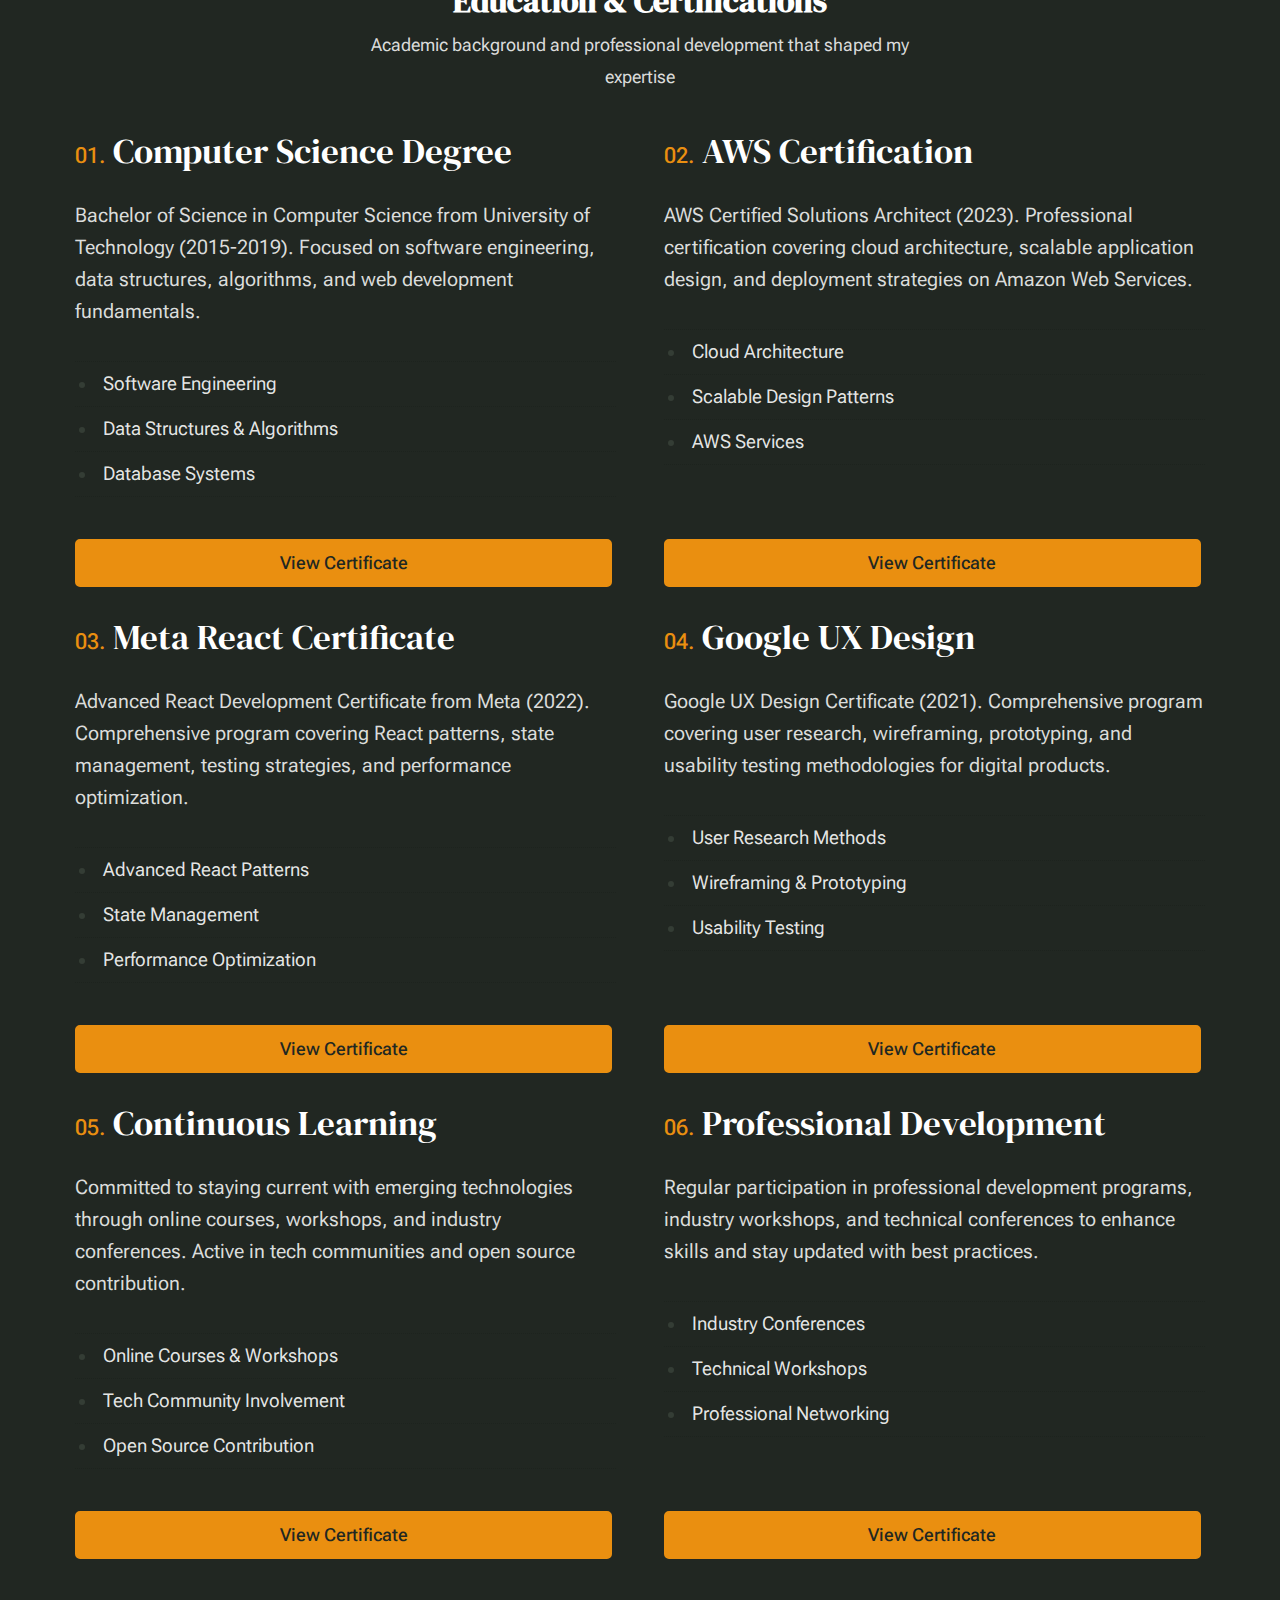
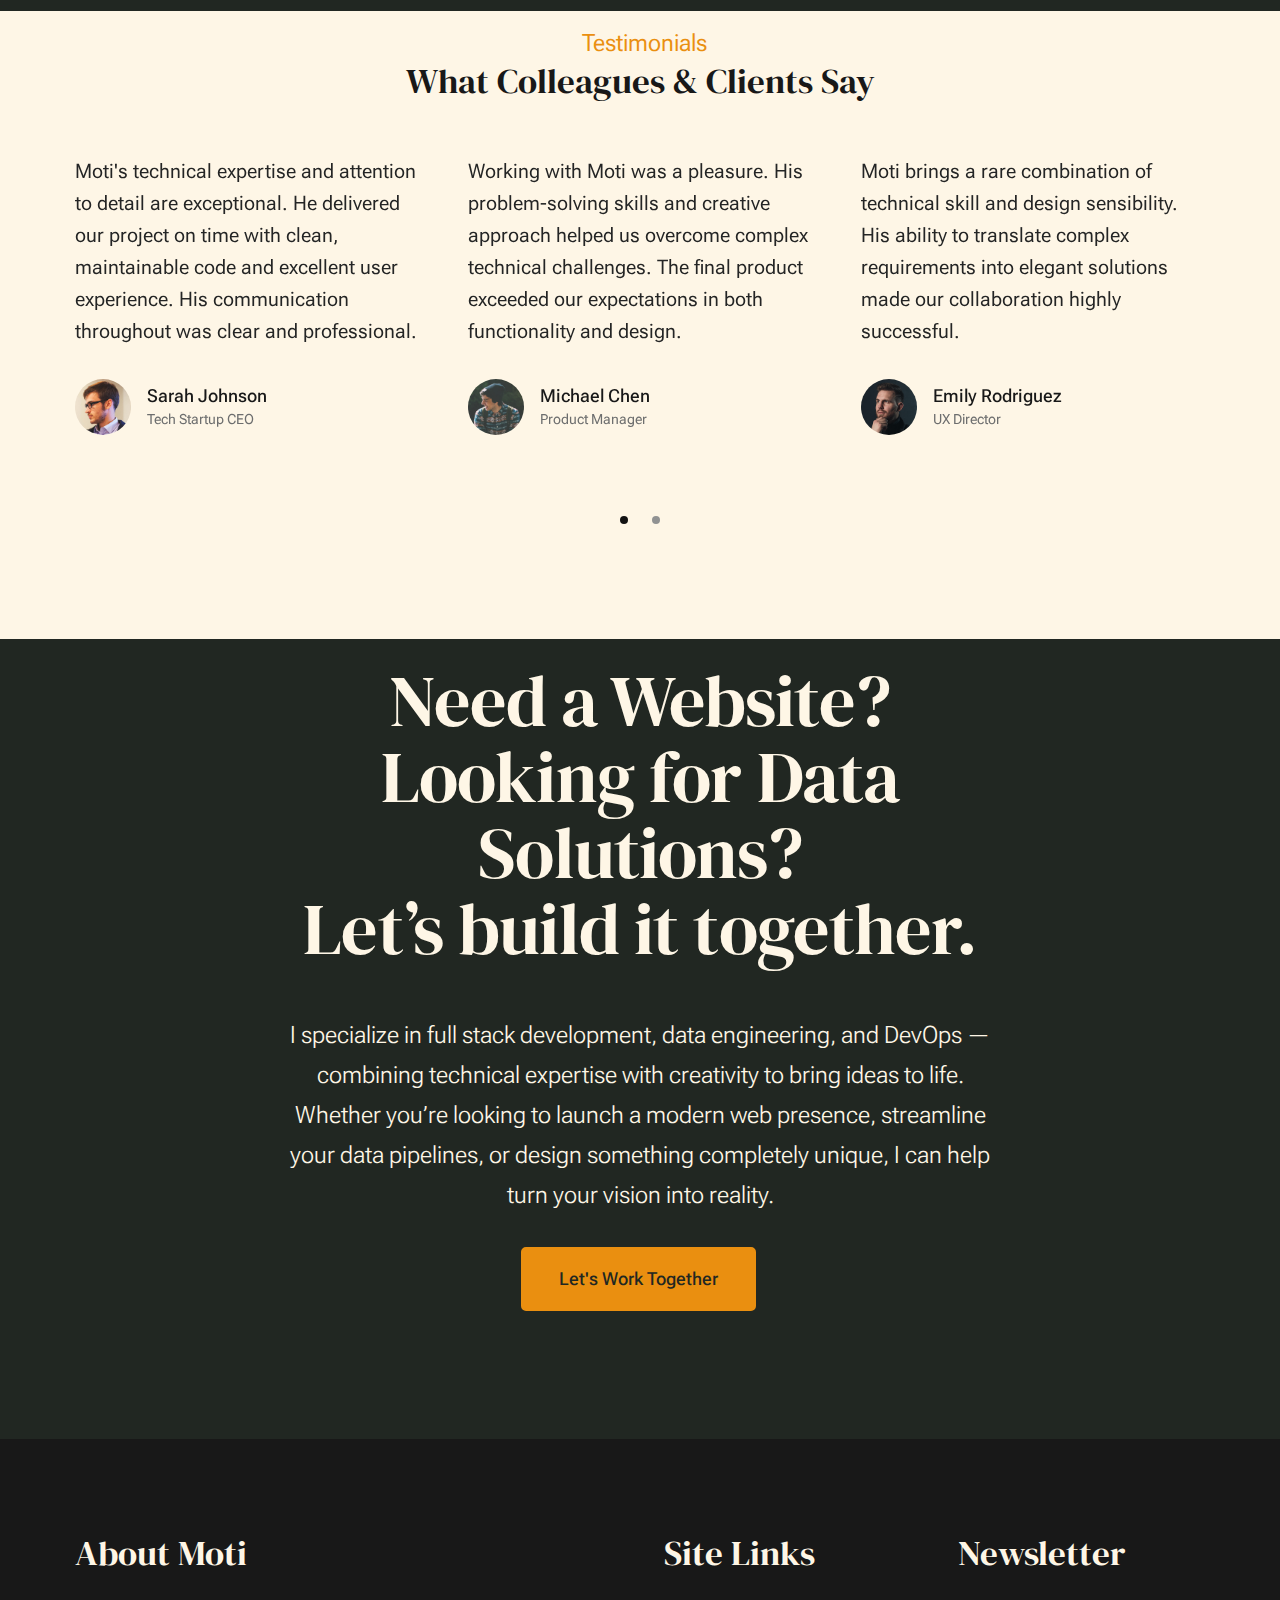
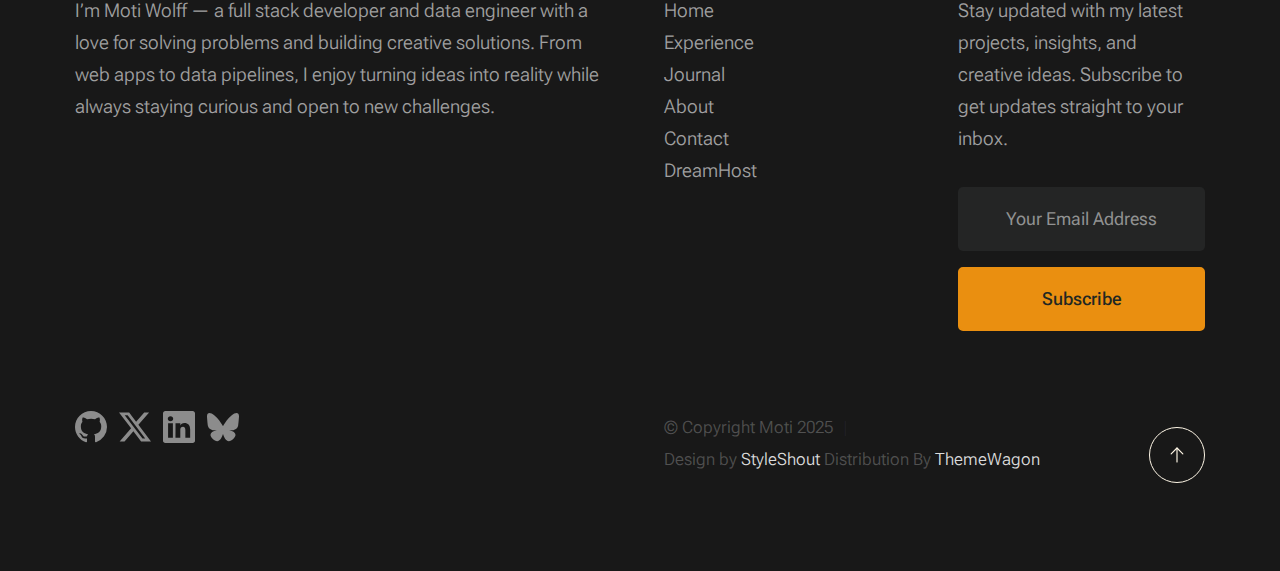
<file: experience.html>
<!DOCTYPE html>
<html lang="en" class="no-js">
  <head>
    <!--- basic page needs
    ================================================== -->
    <meta charset="utf-8" />
    <meta name="viewport" content="width=device-width, initial-scale=1" />
    <title>Experience - Moti</title>

    <script>
      document.documentElement.classList.remove("no-js");
      document.documentElement.classList.add("js");
    </script>

    <!-- CSS
    ================================================== -->
    <link rel="stylesheet" href="css/vendor.css" />
    <link rel="stylesheet" href="css/styles.css" />

    <style>
      /* Timeline Styles */
      .timeline {
        position: relative;
        padding: 0;
        margin: 4rem 0;
      }
      .timeline::before {
        content: "";
        position: absolute;
        left: 2rem;
        top: 0;
        bottom: 0;
        width: 2px;
        background: linear-gradient(180deg, #ff6b35, #f7931e);
      }
      .timeline-item {
        position: relative;
        padding-left: 5rem;
        margin-bottom: 3rem;
        opacity: 0;
        transform: translateX(-20px);
        animation: slideInLeft 0.6s ease forwards;
        will-change: transform, opacity;
      }
      .timeline-item:nth-child(even) {
        animation-delay: 0.2s;
      }
      .timeline-item:nth-child(odd) {
        animation-delay: 0.1s;
      }
      .timeline-item::before {
        content: "";
        position: absolute;
        left: 1.2rem;
        top: 0.5rem;
        width: 1.6rem;
        height: 1.6rem;
        background: #ff6b35;
        border: 3px solid white;
        border-radius: 50%;
        box-shadow: 0 0 0 3px #ff6b35;
      }
      .timeline-content {
        background: white;
        padding: 2rem;
        border-radius: 8px;
        box-shadow: 0 4px 20px rgba(0, 0, 0, 0.1);
        border-left: 4px solid #ff6b35;
      }
      .timeline-date {
        color: #ff6b35;
        font-weight: 600;
        font-size: 1.4rem;
        margin-bottom: 0.5rem;
      }
      .timeline-title {
        font-size: 2rem;
        font-weight: 700;
        margin-bottom: 0.5rem;
        color: #1a1a1a;
      }
      .timeline-company {
        font-size: 1.6rem;
        color: #f7931e;
        margin-bottom: 1rem;
        font-weight: 500;
      }
      .timeline-description {
        color: #666;
        line-height: 1.6;
      }

      /* Skills Marquee Styles */
      .skills-marquee {
        background: linear-gradient(135deg, #ff6b35, #f7931e);
        padding: 3rem 0;
        margin: 4rem 0;
        overflow: hidden;
        position: relative;
      }
      .skills-marquee::before,
      .skills-marquee::after {
        content: "";
        position: absolute;
        top: 0;
        bottom: 0;
        width: 100px;
        z-index: 2;
        pointer-events: none;
      }
      .skills-marquee::before {
        left: 0;
        background: linear-gradient(90deg, #ff6b35, transparent);
      }
      .skills-marquee::after {
        right: 0;
        background: linear-gradient(-90deg, #f7931e, transparent);
      }
      .marquee-track {
        display: flex;
        animation: marquee 30s linear infinite;
        white-space: nowrap;
      }
      .skill-item {
        display: inline-flex;
        align-items: center;
        background: rgba(255, 255, 255, 0.15);
        backdrop-filter: blur(10px);
        border: 1px solid rgba(255, 255, 255, 0.2);
        border-radius: 50px;
        padding: 1rem 2rem;
        margin: 0 1rem;
        color: white;
        font-size: 1.6rem;
        font-weight: 600;
        white-space: nowrap;
        box-shadow: 0 4px 15px rgba(0, 0, 0, 0.1);
      }

      @keyframes slideInLeft {
        to {
          opacity: 1;
          transform: translateX(0);
        }
      }
      @keyframes marquee {
        0% {
          transform: translateX(100%);
        }
        100% {
          transform: translateX(-100%);
        }
      }

      /* Section Headers */
      .section-header {
        text-align: center;
        margin-bottom: 4rem;
      }
      .section-header h3 {
        font-size: 3.2rem;
        font-weight: 700;
        color: #1a1a1a;
        margin-bottom: 1rem;
      }
      .section-header p {
        font-size: 1.8rem;
        color: #666;
        max-width: 600px;
        margin: 0 auto;
      }
      /* Full-bleed Skills Section */
      .skills-section-fullbleed {
        margin-left: calc(50% - 50vw);
        margin-right: calc(50% - 50vw);
        padding: 2rem 0;
      }
      .hero-image {
        border-radius: 20px;
      }
      .skills-icons-row {
        display: flex;
        gap: 2rem;
        overflow: hidden;
        white-space: nowrap;
        justify-content: center;
        align-items: center;
        margin-top: 2rem;
      }
      .skills-icons-row i {
        animation: float-sideways 1s ease-in-out infinite alternate;
      }
      @keyframes float-sideways {
        0% {
          transform: translateX(0);
        }
        100% {
          transform: translateX(60px);
        }
      }
      .skills-icons-row i:nth-child(2) {
        animation-delay: 0.3s;
      }
      .skills-icons-row i:nth-child(3) {
        animation-delay: 0.6s;
      }
      .skills-icons-row i:nth-child(4) {
        animation-delay: 0.9s;
      }
      .skills-marquee-outer {
        width: 100%;
        overflow: hidden;
        position: relative;
        background: transparent;
        margin-top: 2.5rem;
      }
      .skills-marquee-inner {
        display: flex;
        width: max-content;
        align-items: center;
        animation: marquee 36s linear infinite;
        position: relative;
        gap: 3.5rem;
        will-change: transform;
      }
      .skills-marquee-inner::after {
        content: attr(data-icons);
        display: flex;
      }
      @keyframes marquee {
        0% {
          transform: translateX(0%);
        }
        100% {
          transform: translateX(-50%);
        }
      }
      .skills-marquee-inner i {
        font-size: 2.5rem;
        margin: 0 2rem;
        color: #222;
      }
      .skill-icon-label {
        display: flex;
        flex-direction: column;
        align-items: center;
        min-width: 80px;
      }
      .skill-icon-label span {
        margin-top: 0.5rem;
        font-size: 1rem;
        color: #444;
        font-weight: 500;
        letter-spacing: 0.5px;
      }
      .skill-icon-label img {
        width: 2.5em;
        height: 2.5em;
        margin-bottom: 0.5rem;
        margin-left: 0;
        margin-right: 0;
      }
      /* Education full-bleed section */
      .education-section {
        background-color: var(--color-2-dark);
        /* full-bleed background while keeping content aligned */
        margin-left: calc(50% - 50vw);
        margin-right: calc(50% - 50vw);
        padding: 6rem 0 2rem 0; /* add small internal bottom space */
        overflow: hidden; /* prevent margin-collapsing creating a visual gap */
      }
      .education-section .section-header h3,
      .education-section .section-header p {
        color: rgba(255, 255, 255, 0.95);
      }
      .education-section .list-items__item-title {
        color: #ffffff;
      }
      .education-section .list-items__item-text p {
        color: rgba(255, 255, 255, 0.85);
      }
      .education-section .list-services li {
        color: rgba(255, 255, 255, 0.9);
      }
      /* Align certificate links at the bottom across items */
      .education-section .grid-list-items__item {
        display: flex;
        flex-direction: column;
      }
      .education-section .list-items__item-text {
        flex: 1;
        display: flex;
        flex-direction: column;
        gap: 1rem;
      }
      .education-section .certificate-link {
        margin-top: auto;
      }
      /* Remove default spacing to close gap between sections */
      .s-content {
        padding-bottom: 0;
        margin-bottom: 0;
      }
      .pagecontent {
        padding-bottom: 0;
        margin-bottom: 0;
      }
      /* Force remove top spacing on testimonials immediately after education */
      section.s-testimonials {
        margin-top: 0 !important;
        padding-top: 1.6rem !important;
        border-top: 0 !important;
      }
      section.s-testimonials .s-testimonials__header {
        margin-top: 0 !important;
        padding-top: 0 !important;
      }
      section.s-testimonials .row.s-testimonials__content {
        margin-top: 0 !important;
      }
      .education-section + section.s-testimonials {
        margin-top: 0 !important;
        padding-top: 0 !important;
      }
      #cta {
        margin-top: 0;
        padding-top: 2.4rem;
      }
      .education-section .row:last-child {
        margin-bottom: 0;
      }
      .education-section .grid-block {
        margin-bottom: 0;
      }
    </style>

    <!-- favicons
    ================================================== -->
    <link rel="apple-touch-icon" sizes="180x180" href="favicon/apple-touch-icon.png" />
    <link rel="icon" type="image/png" sizes="32x32" href="favicon/favicon-32x32.png" />
    <link rel="icon" type="image/png" sizes="16x16" href="favicon/favicon-16x16.png" />
    <link rel="manifest" href="favicon/site.webmanifest" />
  </head>

  <body id="top">
    <!-- preloader
    ================================================== -->
    <div id="preloader">
      <div id="loader" class="dots-fade">
        <div></div>
        <div></div>
        <div></div>
      </div>
    </div>

    <!-- page wrap
    ================================================== -->
    <div id="page" class="s-pagewrap">
      <!-- # site header 
        ================================================== -->
      <header class="s-header">
        <div class="row s-header__inner width-sixteen-col">
          <div class="s-header__block">
            <div class="s-header__logo">
              <a class="logo" href="index.html">
                <img src="images/logo-mw.svg" alt="Homepage" />
              </a>
            </div>

            <a class="s-header__menu-toggle" href="#0"><span>Menu</span></a>
          </div>
          <!-- end s-header__block -->

          <nav class="s-header__nav">
            <ul class="s-header__menu-links">
              <li><a href="about.html">About</a></li>
              <li class="current"><a href="experience.html">Experience</a></li>
              <li><a href="blog.html">Journal</a></li>
              <li><a href="contact.html">Contact</a></li>
            </ul>
            <!-- s-header__menu-links -->

            <div class="s-header__contact">
              <a
                href="contact.html"
                class="btn btn--primary s-header__contact-btn"
                >Let's Work Together</a
              >
            </div>
            <!-- s-header__contact -->
          </nav>
          <!-- end s-header__nav -->
        </div>
        <!-- end s-header__inner -->
      </header>
      <!-- end s-header -->

      <!-- # site main content
        ================================================== -->
      <section id="content" class="s-content">
        <section class="s-pageheader pageheader">
          <div class="row">
            <div class="column xl-12">
              <h1 class="page-title">
                <span class="page-title__small-type text-pretitle"
                  >Experience</span
                >
                Skills & Background
              </h1>
            </div>
          </div>
        </section>
        <!-- pageheader -->

        <section class="s-pagecontent pagecontent">
          <div class="row pageintro">
            <div class="column xl-6 lg-12">
              <h2 class="text-display-title">My professional journey</h2>
            </div>
            <div class="column xl-6 lg-12 u-flexitem-x-right">
              <p class="lead">
                A timeline of my experience, education, and the skills I've
                developed throughout my career in technology and design.
              </p>
              <div class="cv-download" style="margin-top: 2rem">
                <a
                  href="assets/cv.pdf"
                  class="btn btn--primary"
                  download="cv.pdf"
                >
                  <svg
                    width="20"
                    height="20"
                    viewBox="0 0 24 24"
                    fill="none"
                    stroke="currentColor"
                    stroke-width="2"
                    style="margin-right: 0.5rem; vertical-align: middle"
                  >
                    <path d="M21 15v4a2 2 0 0 1-2 2H5a2 2 0 0 1-2-2v-4"></path>
                    <polyline points="7,10 12,15 17,10"></polyline>
                    <line x1="12" y1="15" x2="12" y2="3"></line>
                  </svg>
                  Download CV
                </a>
              </div>
            </div>
          </div>
          <!-- pageintro -->

          <div class="row">
            <div class="column xl-12 grid-block">
              <div class="grid-full grid-list-items list-items show-ctr">
                <div class="grid-list-items__item list-items__item">
                  <div class="list-items__item-header">
                    <h3 class="list-items__item-title">Frontend Development</h3>
                  </div>
                  <div class="list-items__item-text">
                    <p>
                      Crafting responsive, interactive user interfaces using
                      modern JavaScript frameworks and libraries. Focused on
                      performance optimization, accessibility, and creating
                      seamless user experiences across all devices.
                    </p>

                    <ul class="list-services">
                      <li>React & Next.js</li>
                      <li>Vue.js & Nuxt.js</li>
                      <li>TypeScript</li>
                    </ul>
                  </div>
                </div>
                <!-- end list-items__item -->
                <div class="grid-list-items__item list-items__item">
                  <div class="list-items__item-header">
                    <h3 class="list-items__item-title">Backend Development</h3>
                  </div>
                  <div class="list-items__item-text">
                    <p>
                      Building robust server-side applications and APIs with
                      focus on scalability, security, and performance.
                      Experience with both SQL and NoSQL databases, cloud
                      services, and modern deployment practices.
                    </p>

                    <ul class="list-services">
                      <li>Node.js & Express</li>
                      <li>Python & Django</li>
                      <li>Database Design</li>
                    </ul>
                  </div>
                </div>
                <!-- end list-items__item -->
                <div class="grid-list-items__item list-items__item">
                  <div class="list-items__item-header">
                    <h3 class="list-items__item-title">UI/UX Design</h3>
                  </div>
                  <div class="list-items__item-text">
                    <p>
                      Creating user-centered designs that balance aesthetics
                      with functionality. From wireframes to high-fidelity
                      prototypes, I design digital experiences that are both
                      beautiful and intuitive to use.
                    </p>

                    <ul class="list-services">
                      <li>Figma & Adobe XD</li>
                      <li>User Research</li>
                      <li>Prototyping</li>
                    </ul>
                  </div>
                </div>
                <!-- end list-items__item -->
                <div class="grid-list-items__item list-items__item">
                  <div class="list-items__item-header">
                    <h3 class="list-items__item-title">Mobile Development</h3>
                  </div>
                  <div class="list-items__item-text">
                    <p>
                      Developing cross-platform mobile applications using modern
                      frameworks. Focus on native performance while maintaining
                      code reusability and delivering consistent user
                      experiences across iOS and Android.
                    </p>

                    <ul class="list-services">
                      <li>React Native</li>
                      <li>Flutter</li>
                      <li>Progressive Web Apps</li>
                    </ul>
                  </div>
                </div>
                <!-- end list-items__item -->
                <div class="grid-list-items__item list-items__item">
                  <div class="list-items__item-header">
                    <h3 class="list-items__item-title">Cloud & DevOps</h3>
                  </div>
                  <div class="list-items__item-text">
                    <p>
                      Implementing modern deployment pipelines and cloud
                      infrastructure. Experience with containerization, CI/CD
                      workflows, and cloud platforms to ensure reliable,
                      scalable application deployment.
                    </p>

                    <ul class="list-services">
                      <li>AWS & Vercel</li>
                      <li>Docker & Kubernetes</li>
                      <li>CI/CD Pipelines</li>
                    </ul>
                  </div>
                </div>
                <!-- end list-items__item -->
                <div class="grid-list-items__item list-items__item">
                  <div class="list-items__item-header">
                    <h3 class="list-items__item-title">Education & Learning</h3>
                  </div>
                  <div class="list-items__item-text">
                    <p>
                      Continuous learner with formal education in computer
                      science and ongoing professional development. Active in
                      tech communities, contributing to open source, and staying
                      current with emerging technologies.
                    </p>

                    <ul class="list-services">
                      <li>Computer Science Degree</li>
                      <li>Industry Certifications</li>
                      <li>Open Source Contributor</li>
                    </ul>
                  </div>
                </div>
                <!-- end list-items__item -->
                <div class="grid-list-items__item list-items__item">
                  <div class="list-items__item-header">
                    <h3 class="list-items__item-title">Project Management</h3>
                  </div>
                  <div class="list-items__item-text">
                    <p>
                      Leading development projects from conception to
                      deployment. Experience with agile methodologies, team
                      collaboration, and stakeholder communication to deliver
                      projects on time and within scope.
                    </p>

                    <ul class="list-services">
                      <li>Agile & Scrum</li>
                      <li>Team Leadership</li>
                      <li>Client Communication</li>
                    </ul>
                  </div>
                </div>
                <!-- end list-items__item -->
                <div class="grid-list-items__item list-items__item">
                  <div class="list-items__item-header">
                    <h3 class="list-items__item-title">Data Analysis</h3>
                  </div>
                  <div class="list-items__item-text">
                    <p>
                      Extracting insights from data to drive informed
                      decision-making. Experience with data visualization,
                      statistical analysis, and machine learning fundamentals to
                      support business intelligence initiatives.
                    </p>

                    <ul class="list-services">
                      <li>Python Analytics</li>
                      <li>Data Visualization</li>
                      <li>Machine Learning</li>
                    </ul>
                  </div>
                </div>
                <!-- end list-items__item -->
                <div class="grid-list-items__item list-items__item">
                  <div class="list-items__item-header">
                    <h3 class="list-items__item-title">Problem Solving</h3>
                  </div>
                  <div class="list-items__item-text">
                    <p>
                      Analytical approach to complex technical challenges with
                      focus on elegant, maintainable solutions. Strong debugging
                      skills and ability to break down complex problems into
                      manageable components.
                    </p>

                    <ul class="list-services">
                      <li>Analytical Thinking</li>
                      <li>Code Optimization</li>
                      <li>Technical Innovation</li>
                    </ul>
                  </div>
                </div>
                <!-- end list-items__item -->
              </div>
              <!-- grid-list-items -->
            </div>
            <!-- end grid-block-->
          </div>
          <!-- end row -->

          <!-- Skills Section (full-bleed) -->
          <section id="skills" class="skills-section-fullbleed">
            <div class="row">
              <div class="column xl-12">
                <div class="skills-marquee-outer">
                  <div
                    class="skills-marquee-inner"
                    id="skillsMarquee"
                    data-icons=""
                  >
                    <div class="skill-icon-label">
                      <img
                        src="images/icons/python.svg"
                        alt="Python"
                        width="40"
                        height="40"
                        loading="lazy"
                        decoding="async"
                      /><span>Python</span>
                    </div>
                    <div class="skill-icon-label">
                      <img
                        src="images/icons/javascript.svg"
                        alt="JavaScript"
                        width="40"
                        height="40"
                        loading="lazy"
                        decoding="async"
                      /><span>JavaScript</span>
                    </div>
                    <div class="skill-icon-label">
                      <img
                        src="images/icons/html5.svg"
                        alt="HTML5"
                        width="40"
                        height="40"
                        loading="lazy"
                        decoding="async"
                      /><span>HTML5</span>
                    </div>
                    <div class="skill-icon-label">
                      <img
                        src="images/icons/css.svg"
                        alt="CSS3"
                        width="40"
                        height="40"
                        loading="lazy"
                        decoding="async"
                      /><span>CSS3</span>
                    </div>
                    <div class="skill-icon-label">
                      <img
                        src="images/icons/sass.svg"
                        alt="Sass"
                        width="40"
                        height="40"
                        loading="lazy"
                        decoding="async"
                      /><span>Sass</span>
                    </div>
                    <div class="skill-icon-label">
                      <img
                        src="images/icons/c.svg"
                        alt="C"
                        width="40"
                        height="40"
                        loading="lazy"
                        decoding="async"
                      /><span>C</span>
                    </div>
                    <div class="skill-icon-label">
                      <img
                        src="images/icons/csharp.svg"
                        alt="C#"
                        width="40"
                        height="40"
                        loading="lazy"
                        decoding="async"
                      /><span>C#</span>
                    </div>
                    <div class="skill-icon-label">
                      <img
                        src="images/icons/swift.svg"
                        alt="Swift"
                        width="40"
                        height="40"
                        loading="lazy"
                        decoding="async"
                      /><span>Swift</span>
                    </div>
                    <div class="skill-icon-label">
                      <img
                        src="images/icons/django.svg"
                        alt="Django"
                        width="40"
                        height="40"
                        loading="lazy"
                        decoding="async"
                      /><span>Django</span>
                    </div>
                    <div class="skill-icon-label">
                      <img
                        src="images/icons/flask.svg"
                        alt="Flask"
                        width="40"
                        height="40"
                        loading="lazy"
                        decoding="async"
                      /><span>Flask</span>
                    </div>
                    <div class="skill-icon-label">
                      <img
                        src="images/icons/nodedotjs.svg"
                        alt="Node.js"
                        width="40"
                        height="40"
                        loading="lazy"
                        decoding="async"
                      /><span>Node.js</span>
                    </div>
                    <div class="skill-icon-label">
                      <img
                        src="images/icons/ejs.svg"
                        alt="EJS"
                        width="40"
                        height="40"
                        loading="lazy"
                        decoding="async"
                      /><span>EJS</span>
                    </div>
                    <div class="skill-icon-label">
                      <img
                        src="images/icons/express.svg"
                        alt="Express"
                        width="40"
                        height="40"
                        loading="lazy"
                        decoding="async"
                      /><span>Express</span>
                    </div>
                    <div class="skill-icon-label">
                      <img
                        src="images/icons/sqlalchemy.svg"
                        alt="SQLAlchemy"
                        width="40"
                        height="40"
                        loading="lazy"
                        decoding="async"
                      /><span>SQLAlchemy</span>
                    </div>
                    <div class="skill-icon-label">
                      <img
                        src="images/icons/bootstrap.svg"
                        alt="Bootstrap"
                        width="40"
                        height="40"
                        loading="lazy"
                        decoding="async"
                      /><span>Bootstrap</span>
                    </div>
                    <div class="skill-icon-label">
                      <img
                        src="images/icons/react.svg"
                        alt="React"
                        width="40"
                        height="40"
                        loading="lazy"
                        decoding="async"
                      /><span>React</span>
                    </div>
                    <div class="skill-icon-label">
                      <img
                        src="images/icons/angular.svg"
                        alt="Angular"
                        width="40"
                        height="40"
                        loading="lazy"
                        decoding="async"
                      /><span>Angular</span>
                    </div>
                    <div class="skill-icon-label">
                      <img
                        src="images/icons/jquery.svg"
                        alt="jQuery"
                        width="40"
                        height="40"
                        loading="lazy"
                        decoding="async"
                      /><span>jQuery</span>
                    </div>
                    <div class="skill-icon-label">
                      <img
                        src="images/icons/mongodb.svg"
                        alt="MongoDB"
                        width="40"
                        height="40"
                        loading="lazy"
                        decoding="async"
                      /><span>MongoDB</span>
                    </div>
                    <div class="skill-icon-label">
                      <img
                        src="images/icons/postgresql.svg"
                        alt="PostgreSQL"
                        width="40"
                        height="40"
                        loading="lazy"
                        decoding="async"
                      /><span>PostgreSQL</span>
                    </div>
                    <div class="skill-icon-label">
                      <img
                        src="images/icons/sqlite.svg"
                        alt="SQLite"
                        width="40"
                        height="40"
                        loading="lazy"
                        decoding="async"
                      /><span>SQLite</span>
                    </div>
                    <div class="skill-icon-label">
                      <img
                        src="images/icons/amazonwebservices.svg"
                        alt="AWS"
                        width="40"
                        height="40"
                        loading="lazy"
                        decoding="async"
                      /><span>AWS</span>
                    </div>
                    <div class="skill-icon-label">
                      <img
                        src="images/icons/googlecloud.svg"
                        alt="Google Cloud"
                        width="40"
                        height="40"
                        loading="lazy"
                        decoding="async"
                      /><span>Google Cloud</span>
                    </div>
                    <div class="skill-icon-label">
                      <img
                        src="images/icons/netlify.svg"
                        alt="Netlify"
                        width="40"
                        height="40"
                        loading="lazy"
                        decoding="async"
                      /><span>Netlify</span>
                    </div>
                    <div class="skill-icon-label">
                      <img
                        src="images/icons/render.svg"
                        alt="Render"
                        width="40"
                        height="40"
                        loading="lazy"
                        decoding="async"
                      /><span>Render</span>
                    </div>
                    <div class="skill-icon-label">
                      <img
                        src="images/icons/vercel.svg"
                        alt="Vercel"
                        width="40"
                        height="40"
                        loading="lazy"
                        decoding="async"
                      /><span>Vercel</span>
                    </div>
                    <div class="skill-icon-label">
                      <img
                        src="images/icons/pythonanywhere.svg"
                        alt="Python Anywhere"
                        width="40"
                        height="40"
                        loading="lazy"
                        decoding="async"
                      /><span>Python Anywhere</span>
                    </div>
                    <div class="skill-icon-label">
                      <img
                        src="images/icons/docker.svg"
                        alt="Docker"
                        width="40"
                        height="40"
                        loading="lazy"
                        decoding="async"
                      /><span>Docker</span>
                    </div>
                    <div class="skill-icon-label">
                      <img
                        src="images/icons/kubernetes.svg"
                        alt="Kubernetes"
                        width="40"
                        height="40"
                        loading="lazy"
                        decoding="async"
                      /><span>Kubernetes</span>
                    </div>
                    <div class="skill-icon-label">
                      <img
                        src="images/icons/cloudflare.svg"
                        alt="Cloudflare"
                        width="40"
                        height="40"
                        loading="lazy"
                        decoding="async"
                      /><span>Cloudflare</span>
                    </div>
                    <div class="skill-icon-label">
                      <img
                        src="images/icons/git.svg"
                        alt="Git"
                        width="40"
                        height="40"
                        loading="lazy"
                        decoding="async"
                      /><span>Git</span>
                    </div>
                    <div class="skill-icon-label">
                      <img
                        src="images/icons/github.svg"
                        alt="GitHub"
                        width="40"
                        height="40"
                        loading="lazy"
                        decoding="async"
                      /><span>GitHub</span>
                    </div>
                    <div class="skill-icon-label">
                      <img
                        src="images/icons/selenium.svg"
                        alt="Selenium"
                        width="40"
                        height="40"
                        loading="lazy"
                        decoding="async"
                      /><span>Selenium</span>
                    </div>
                    <div class="skill-icon-label">
                      <img
                        src="images/icons/postman.svg"
                        alt="Postman"
                        width="40"
                        height="40"
                        loading="lazy"
                        decoding="async"
                      /><span>Postman</span>
                    </div>
                  </div>
                </div>
              </div>
            </div>
          </section>

          <!-- Education Section -->
          <div class="education-section">
            <div class="row" style="margin-top: 0">
              <div class="column xl-12">
                <div
                  class="section-header"
                  style="text-align: center; margin-bottom: 4rem"
                >
                  <h3
                    style="
                      font-size: 3.2rem;
                      font-weight: 700;
                      color: #ffffff;
                      margin-bottom: 1rem;
                    "
                  >
                    Education & Certifications
                  </h3>
                  <p
                    style="
                      font-size: 1.8rem;
                      color: rgba(255, 255, 255, 0.85);
                      max-width: 600px;
                      margin: 0 auto;
                    "
                  >
                    Academic background and professional development that shaped
                    my expertise
                  </p>
                </div>
              </div>
            </div>

            <div class="row">
              <div class="column xl-12 grid-block">
                <div class="grid-full grid-list-items list-items show-ctr">
                  <div class="grid-list-items__item list-items__item">
                    <div class="list-items__item-header">
                      <h3 class="list-items__item-title">
                        Computer Science Degree
                      </h3>
                    </div>
                    <div class="list-items__item-text">
                      <p>
                        Bachelor of Science in Computer Science from University
                        of Technology (2015-2019). Focused on software
                        engineering, data structures, algorithms, and web
                        development fundamentals.
                      </p>

                      <ul class="list-services">
                        <li>Software Engineering</li>
                        <li>Data Structures & Algorithms</li>
                        <li>Database Systems</li>
                      </ul>
                      <a
                        href="#"
                        class="btn btn--primary btn--small certificate-link"
                        target="_blank"
                        rel="noopener"
                        >View Certificate</a
                      >
                    </div>
                  </div>
                  <!-- end list-items__item -->

                  <div class="grid-list-items__item list-items__item">
                    <div class="list-items__item-header">
                      <h3 class="list-items__item-title">AWS Certification</h3>
                    </div>
                    <div class="list-items__item-text">
                      <p>
                        AWS Certified Solutions Architect (2023). Professional
                        certification covering cloud architecture, scalable
                        application design, and deployment strategies on Amazon
                        Web Services.
                      </p>

                      <ul class="list-services">
                        <li>Cloud Architecture</li>
                        <li>Scalable Design Patterns</li>
                        <li>AWS Services</li>
                      </ul>
                      <a
                        href="#"
                        class="btn btn--primary btn--small certificate-link"
                        target="_blank"
                        rel="noopener"
                        >View Certificate</a
                      >
                    </div>
                  </div>
                  <!-- end list-items__item -->

                  <div class="grid-list-items__item list-items__item">
                    <div class="list-items__item-header">
                      <h3 class="list-items__item-title">
                        Meta React Certificate
                      </h3>
                    </div>
                    <div class="list-items__item-text">
                      <p>
                        Advanced React Development Certificate from Meta (2022).
                        Comprehensive program covering React patterns, state
                        management, testing strategies, and performance
                        optimization.
                      </p>

                      <ul class="list-services">
                        <li>Advanced React Patterns</li>
                        <li>State Management</li>
                        <li>Performance Optimization</li>
                      </ul>
                      <a
                        href="#"
                        class="btn btn--primary btn--small certificate-link"
                        target="_blank"
                        rel="noopener"
                        >View Certificate</a
                      >
                    </div>
                  </div>
                  <!-- end list-items__item -->

                  <div class="grid-list-items__item list-items__item">
                    <div class="list-items__item-header">
                      <h3 class="list-items__item-title">Google UX Design</h3>
                    </div>
                    <div class="list-items__item-text">
                      <p>
                        Google UX Design Certificate (2021). Comprehensive
                        program covering user research, wireframing,
                        prototyping, and usability testing methodologies for
                        digital products.
                      </p>

                      <ul class="list-services">
                        <li>User Research Methods</li>
                        <li>Wireframing & Prototyping</li>
                        <li>Usability Testing</li>
                      </ul>
                      <a
                        href="#"
                        class="btn btn--primary btn--small certificate-link"
                        target="_blank"
                        rel="noopener"
                        >View Certificate</a
                      >
                    </div>
                  </div>
                  <!-- end list-items__item -->

                  <div class="grid-list-items__item list-items__item">
                    <div class="list-items__item-header">
                      <h3 class="list-items__item-title">
                        Continuous Learning
                      </h3>
                    </div>
                    <div class="list-items__item-text">
                      <p>
                        Committed to staying current with emerging technologies
                        through online courses, workshops, and industry
                        conferences. Active in tech communities and open source
                        contribution.
                      </p>

                      <ul class="list-services">
                        <li>Online Courses & Workshops</li>
                        <li>Tech Community Involvement</li>
                        <li>Open Source Contribution</li>
                      </ul>
                      <a
                        href="#"
                        class="btn btn--primary btn--small certificate-link"
                        target="_blank"
                        rel="noopener"
                        >View Certificate</a
                      >
                    </div>
                  </div>
                  <!-- end list-items__item -->

                  <div class="grid-list-items__item list-items__item">
                    <div class="list-items__item-header">
                      <h3 class="list-items__item-title">
                        Professional Development
                      </h3>
                    </div>
                    <div class="list-items__item-text">
                      <p>
                        Regular participation in professional development
                        programs, industry workshops, and technical conferences
                        to enhance skills and stay updated with best practices.
                      </p>

                      <ul class="list-services">
                        <li>Industry Conferences</li>
                        <li>Technical Workshops</li>
                        <li>Professional Networking</li>
                      </ul>
                      <a
                        href="#"
                        class="btn btn--primary btn--small certificate-link"
                        target="_blank"
                        rel="noopener"
                        >View Certificate</a
                      >
                    </div>
                  </div>
                  <!-- end list-items__item -->
                </div>
                <!-- grid-list-items -->
              </div>
              <!-- end grid-block-->
            </div>
            <!-- end row -->
          </div>
          <!-- end education-section -->
        </section>
        <!-- pagecontent -->

        <section class="s-testimonials">
          <div class="s-testimonials__header row row-x-center text-center">
            <div class="column xl-8 lg-12">
              <p class="text-pretitle">Testimonials</p>
              <h3>What Colleagues & Clients Say</h3>
            </div>
          </div>
          <!--end s-testimonials__header -->

          <div class="row s-testimonials__content">
            <div class="column xl-12 testimonials">
              <div class="swiper-container testimonials__slider page-slider">
                <div class="swiper-wrapper">
                  <div class="testimonials__slide swiper-slide">
                    <p>
                      Moti's technical expertise and attention to detail are
                      exceptional. He delivered our project on time with clean,
                      maintainable code and excellent user experience. His
                      communication throughout was clear and professional.
                    </p>
                    <div class="testimonials__author">
                      <img
                        src="images/avatars/user-01.jpg"
                        alt="Client testimonial"
                        class="testimonials__avatar"
                        loading="lazy"
                        decoding="async"
                      />
                      <cite class="testimonials__cite">
                        <strong>Sarah Johnson</strong>
                        <span>Tech Startup CEO</span>
                      </cite>
                    </div>
                  </div>
                  <div class="testimonials__slide swiper-slide">
                    <p>
                      Working with Moti was a pleasure. His problem-solving
                      skills and creative approach helped us overcome complex
                      technical challenges. The final product exceeded our
                      expectations in both functionality and design.
                    </p>
                    <div class="testimonials__author">
                      <img
                        src="images/avatars/user-04.jpg"
                        alt="Client testimonial"
                        class="testimonials__avatar"
                        loading="lazy"
                        decoding="async"
                      />
                      <cite class="testimonials__cite">
                        <strong>Michael Chen</strong>
                        <span>Product Manager</span>
                      </cite>
                    </div>
                  </div>
                  <div class="testimonials__slide swiper-slide">
                    <p>
                      Moti brings a rare combination of technical skill and
                      design sensibility. His ability to translate complex
                      requirements into elegant solutions made our collaboration
                      highly successful.
                    </p>
                    <div class="testimonials__author">
                      <img
                        src="images/avatars/user-06.jpg"
                        alt="Client testimonial"
                        class="testimonials__avatar"
                        loading="lazy"
                        decoding="async"
                      />
                      <cite class="testimonials__cite">
                        <strong>Emily Rodriguez</strong>
                        <span>UX Director</span>
                      </cite>
                    </div>
                  </div>
                  <div class="testimonials__slide swiper-slide">
                    <p>
                      Exceptional developer with strong leadership qualities.
                      Moti not only delivered outstanding code but also mentored
                      our junior developers and improved our overall development
                      processes.
                    </p>
                    <div class="testimonials__author">
                      <img
                        src="images/avatars/user-02.jpg"
                        alt="Client testimonial"
                        class="testimonials__avatar"
                        loading="lazy"
                        decoding="async"
                      />
                      <cite class="testimonials__cite">
                        <strong>David Kim</strong>
                        <span>Engineering Manager</span>
                      </cite>
                    </div>
                  </div>
                </div>
                <!-- end swiper-wrapper -->

                <div class="swiper-pagination"></div>
              </div>
              <!--end testimonials__slider -->
            </div>
            <!-- testimonials -->
          </div>
          <!--end s-testimonials__content -->
        </section>
        <!-- end s-testimonials -->
      </section>
      <!-- s-content-->

      <!-- # cta
        ================================================== -->
      <section id="cta" class="s-cta">
        <div class="row row-x-center text-center">
          <div class="column xl-8 lg-12">
            <div class="s-cta__content">
              <h2 class="text-display-title">
                Need a Website? Looking for Data Solutions? <br />
                Let’s build it together.
              </h2>
              <p class="lead">
                I specialize in full stack development, data engineering, and
                DevOps — combining technical expertise with creativity to bring
                ideas to life. Whether you’re looking to launch a modern web
                presence, streamline your data pipelines, or design something
                completely unique, I can help turn your vision into reality.
              </p>
              <a href="contact.html" class="btn btn--primary"
                >Let's Work Together</a
              >
            </div>
          </div>
        </div>
      </section>
      <!-- end s-cta -->

      <!-- # footer 
            ================================================== -->
      <footer class="s-footer">
        <div class="row s-footer__content">
          <div class="column xl-6 lg-6 md-12 s-footer__block s-footer__about">
            <h3>About Moti</h3>
            <p>
              I’m Moti Wolff — a full stack developer and data engineer with a
              love for solving problems and building creative solutions. From
              web apps to data pipelines, I enjoy turning ideas into reality
              while always staying curious and open to new challenges.
            </p>
          </div>
          <div
            class="column xl-3 lg-6 md-12 s-footer__block s-footer__site-links"
          >
            <h3>Site Links</h3>
            <ul class="link-list">
              <li><a href="index.html">Home</a></li>
              <li><a href="experience.html">Experience</a></li>
              <li><a href="blog.html">Journal</a></li>
              <li><a href="about.html">About</a></li>
              <li><a href="contact.html">Contact</a></li>
              <li>
                <a href="https://www.dreamhost.com/r.cgi?287326">DreamHost</a>
              </li>
            </ul>
          </div>
          <div
            class="column xl-3 lg-6 md-12 tab-12 s-footer__block s-footer__newsletter"
          >
            <h3>Newsletter</h3>

            <p>
              Stay updated with my latest projects, insights, and creative
              ideas. Subscribe to get updates straight to your inbox.
            </p>

            <div class="subscribe-form">
              <form id="mc-form" class="mc-form">
                <input
                  type="email"
                  name="EMAIL"
                  id="mce-EMAIL"
                  class="u-fullwidth text-center"
                  placeholder="Your Email Address"
                  title="The domain portion of the email address is invalid (the portion after the @)."
                  pattern="^([^\x00-\x20\x22\x28\x29\x2c\x2e\x3a-\x3c\x3e\x40\x5b-\x5d\x7f-\xff]+|\x22([^\x0d\x22\x5c\x80-\xff]|\x5c[\x00-\x7f])*\x22)(\x2e([^\x00-\x20\x22\x28\x29\x2c\x2e\x3a-\x3c\x3e\x40\x5b-\x5d\x7f-\xff]+|\x22([^\x0d\x22\x5c\x80-\xff]|\x5c[\x00-\x7f])*\x22))*\x40([^\x00-\x20\x22\x28\x29\x2c\x2e\x3a-\x3c\x3e\x40\x5b-\x5d\x7f-\xff]+|\x5b([^\x0d\x5b-\x5d\x80-\xff]|\x5c[\x00-\x7f])*\x5d)(\x2e([^\x00-\x20\x22\x28\x29\x2c\x2e\x3a-\x3c\x3e\x40\x5b-\x5d\x7f-\xff]+|\x5b([^\x0d\x5b-\x5d\x80-\xff]|\x5c[\x00-\x7f])*\x5d))*(\.\w{2,})+$"
                  required
                />
                <input
                  type="submit"
                  name="subscribe"
                  value="Subscribe"
                  class="btn btn--primary btn--small u-fullwidth"
                />
                <!-- Honeypot field to prevent spam -->
                <div
                  style="position: absolute; left: -5000px"
                  aria-hidden="true"
                >
                  <input
                    type="text"
                    name="b_695ab8efd19792a4bc69b7843_242b91f62a"
                    tabindex="-1"
                    value=""
                  />
                </div>
                <div class="mc-status"></div>
              </form>
            </div>
          </div>
        </div>

        <div class="row s-footer__bottom">
          <div class="column xl-6 lg-12">
            <ul class="s-footer__social social-list">
              <li>
                <a href="https://github.com/MotiWolff">
                  <svg
                    xmlns="http://www.w3.org/2000/svg"
                    width="16"
                    height="16"
                    fill="currentColor"
                    class="bi bi-github"
                    viewBox="0 0 16 16"
                  >
                    <path
                      d="M8 0C3.58 0 0 3.58 0 8c0 3.54 2.29 6.53 5.47 7.59.4.07.55-.17.55-.38 0-.19-.01-.82-.01-1.49-2.01.37-2.53-.49-2.69-.94-.09-.23-.48-.94-.82-1.13-.28-.15-.68-.52-.01-.53.63-.01 1.08.58 1.23.82.72 1.21 1.87.87 2.33.66.07-.52.28-.87.51-1.07-1.78-.2-3.64-.89-3.64-3.95 0-.87.31-1.59.82-2.15-.08-.2-.36-1.02.08-2.12 0 0 .67-.21 2.2.82.64-.18 1.32-.27 2-.27s1.36.09 2 .27c1.53-1.04 2.2-.82 2.2-.82.44 1.1.16 1.92.08 2.12.51.56.82 1.27.82 2.15 0 3.07-1.87 3.75-3.65 3.95.29.25.54.73.54 1.48 0 1.07-.01 1.93-.01 2.2 0 .21.15.46.55.38A8.01 8.01 0 0 0 16 8c0-4.42-3.58-8-8-8"
                    />
                  </svg>
                  <span class="u-screen-reader-text">Github</span>
                </a>
              </li>
              <li>
                <a href="https://x.com/MotiWolff">
                  <svg
                    xmlns="http://www.w3.org/2000/svg"
                    width="16"
                    height="16"
                    fill="currentColor"
                    class="bi bi-twitter-x"
                    viewBox="0 0 16 16"
                  >
                    <path
                      d="M12.6.75h2.454l-5.36 6.142L16 15.25h-4.937l-3.867-5.07-4.425 5.07H.316l5.733-6.57L0 .75h5.063l3.495 4.633L12.601.75Zm-.86 13.028h1.36L4.323 2.145H2.865z"
                    />
                  </svg>
                  <span class="u-screen-reader-text">Twitter</span>
                </a>
              </li>
              <li>
                <a
                  href="https://www.linkedin.com/in/mordechay-wolff-13b440180/"
                >
                  <svg
                    xmlns="http://www.w3.org/2000/svg"
                    width="16"
                    height="16"
                    fill="currentColor"
                    class="bi bi-linkedin"
                    viewBox="0 0 16 16"
                  >
                    <path
                      d="M0 1.146C0 .513.526 0 1.175 0h13.65C15.474 0 16 .513 16 1.146v13.708c0 .633-.526 1.146-1.175 1.146H1.175C.526 16 0 15.487 0 14.854zm4.943 12.248V6.169H2.542v7.225zm-1.2-8.212c.837 0 1.358-.554 1.358-1.248-.015-.709-.52-1.248-1.342-1.248S2.4 3.226 2.4 3.934c0 .694.521 1.248 1.327 1.248zm4.908 8.212V9.359c0-.216.016-.432.08-.586.173-.431.568-.878 1.232-.878.869 0 1.216.662 1.216 1.634v3.865h2.401V9.25c0-2.22-1.184-3.252-2.764-3.252-1.274 0-1.845.7-2.165 1.193v.025h-.016l.016-.025V6.169h-2.4c.03.678 0 7.225 0 7.225z"
                    />
                  </svg>
                  <span class="u-screen-reader-text">LinkedIn</span>
                </a>
              </li>
              <li>
                <a href="https://bsky.app/profile/motiwolff.bsky.social">
                  <svg
                    xmlns="http://www.w3.org/2000/svg"
                    width="16"
                    height="16"
                    fill="currentColor"
                    class="bi bi-bluesky"
                    viewBox="0 0 16 16"
                  >
                    <path
                      d="M3.468 1.948C5.303 3.325 7.276 6.118 8 7.616c.725-1.498 2.698-4.29 4.532-5.668C13.855.955 16 .186 16 2.632c0 .489-.28 4.105-.444 4.692-.572 2.04-2.653 2.561-4.504 2.246 3.236.551 4.06 2.375 2.281 4.2-3.376 3.464-4.852-.87-5.23-1.98-.07-.204-.103-.3-.103-.218 0-.081-.033.014-.102.218-.379 1.11-1.855 5.444-5.231 1.98-1.778-1.825-.955-3.65 2.28-4.2-1.85.315-3.932-.205-4.503-2.246C.28 6.737 0 3.12 0 2.632 0 .186 2.145.955 3.468 1.948"
                    />
                  </svg>
                  <span class="u-screen-reader-text">Bluesky</span>
                </a>
              </li>
            </ul>
            <!-- end s-footer__social -->
          </div>
          <div class="column xl-6 lg-12">
            <p class="ss-copyright">
              <span>© Copyright Moti 2025</span>
              <span
                >Design by
                <a href="https://www.styleshout.com/">StyleShout</a>
                Distribution By
                <a href="https://themewagon.com">ThemeWagon</a></span
              >
            </p>
          </div>

          <div class="ss-go-top">
            <a class="smoothscroll" title="Back to Top" href="#top">
              <svg
                xmlns="http://www.w3.org/2000/svg"
                viewBox="0 0 24 24"
                width="36"
                height="36"
                fill="none"
                stroke="#ffffff"
                stroke-width="1"
                stroke-linecap="round"
                stroke-linejoin="round"
              >
                &lt;!--! Atomicons Free 1.00 by @atisalab License -
                https://atomicons.com/license/ (Icons: CC BY 4.0) Copyright 2021
                Atomicons --&gt;
                <polyline points="17 11 12 6 7 11"></polyline>
                <line x1="12" y1="18" x2="12" y2="6"></line>
              </svg>
            </a>
          </div>
          <!-- end ss-go-top -->
        </div>
      </footer>
    </div>
    <!-- end page-wrap -->

    <!-- Java Script
    ================================================== -->
    <script src="js/plugins.js"></script>
    <script src="js/main.js"></script>
  </body>
</html>
</file>
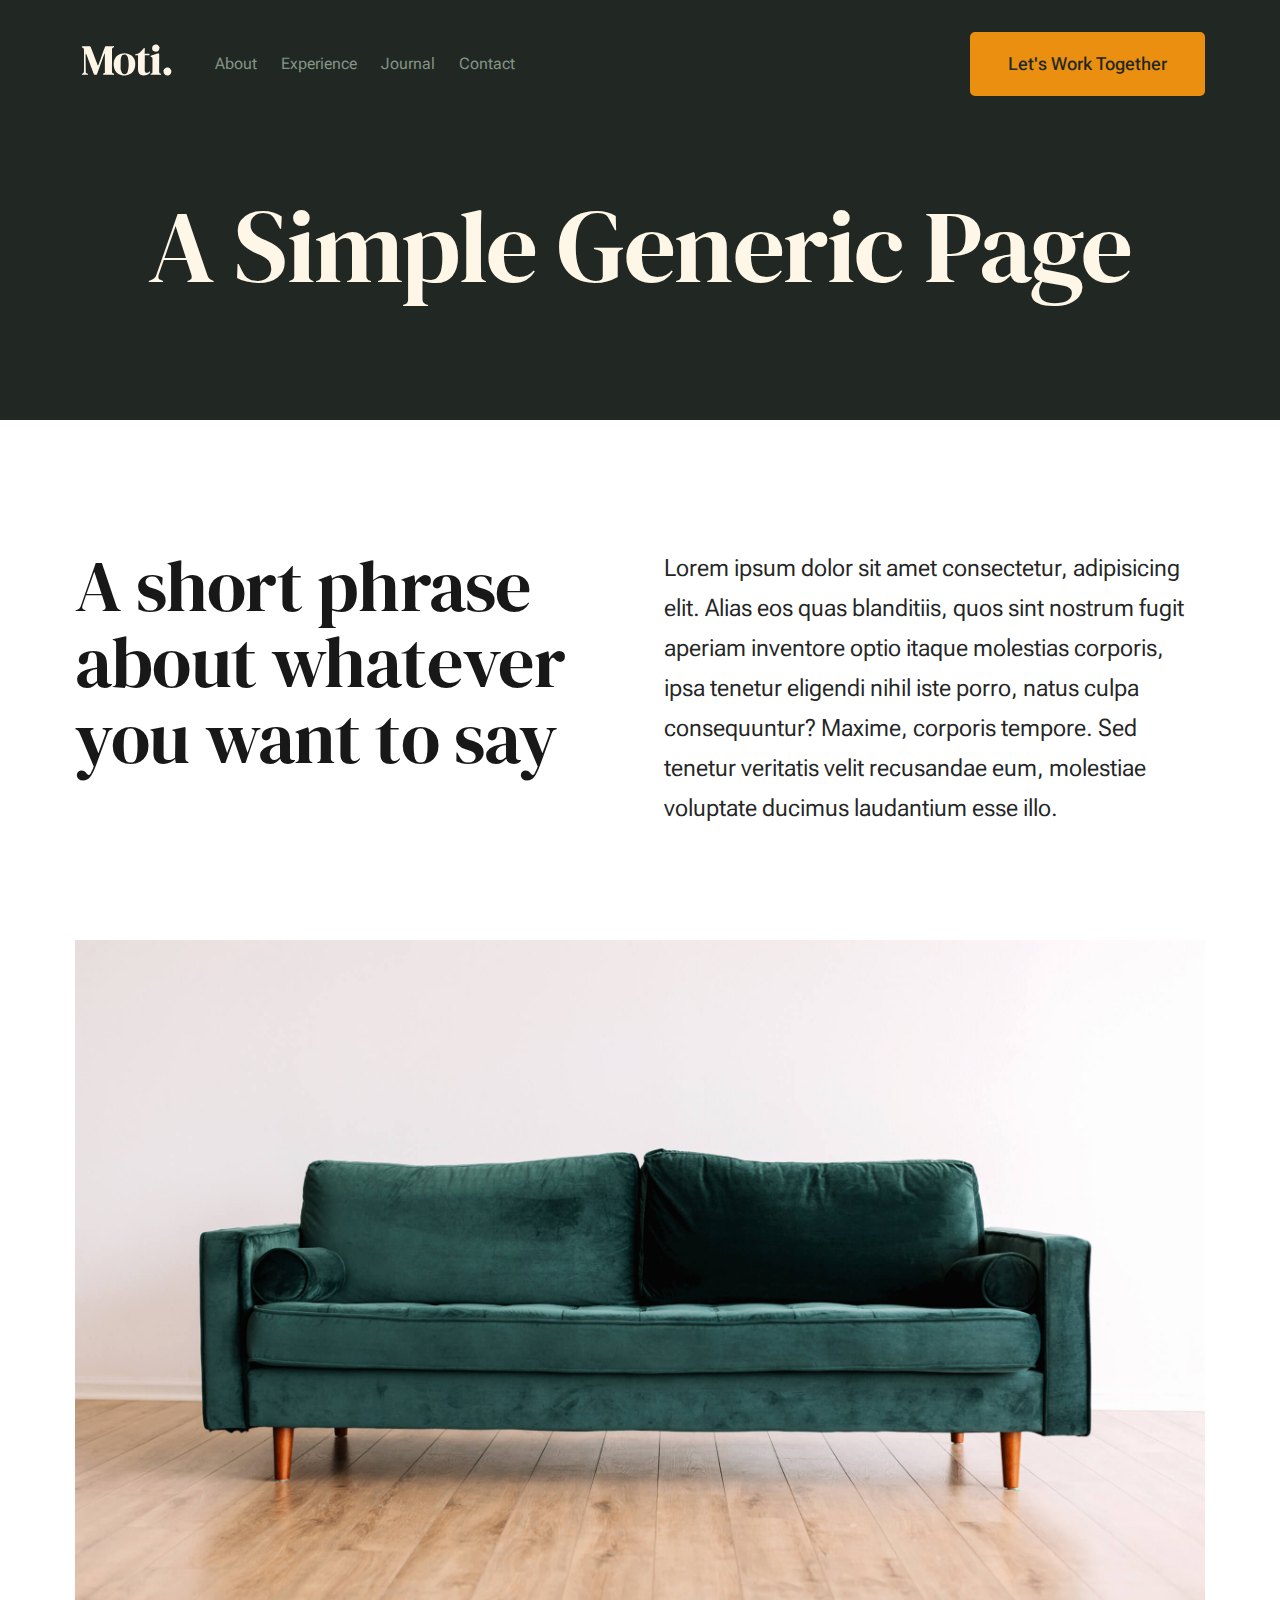
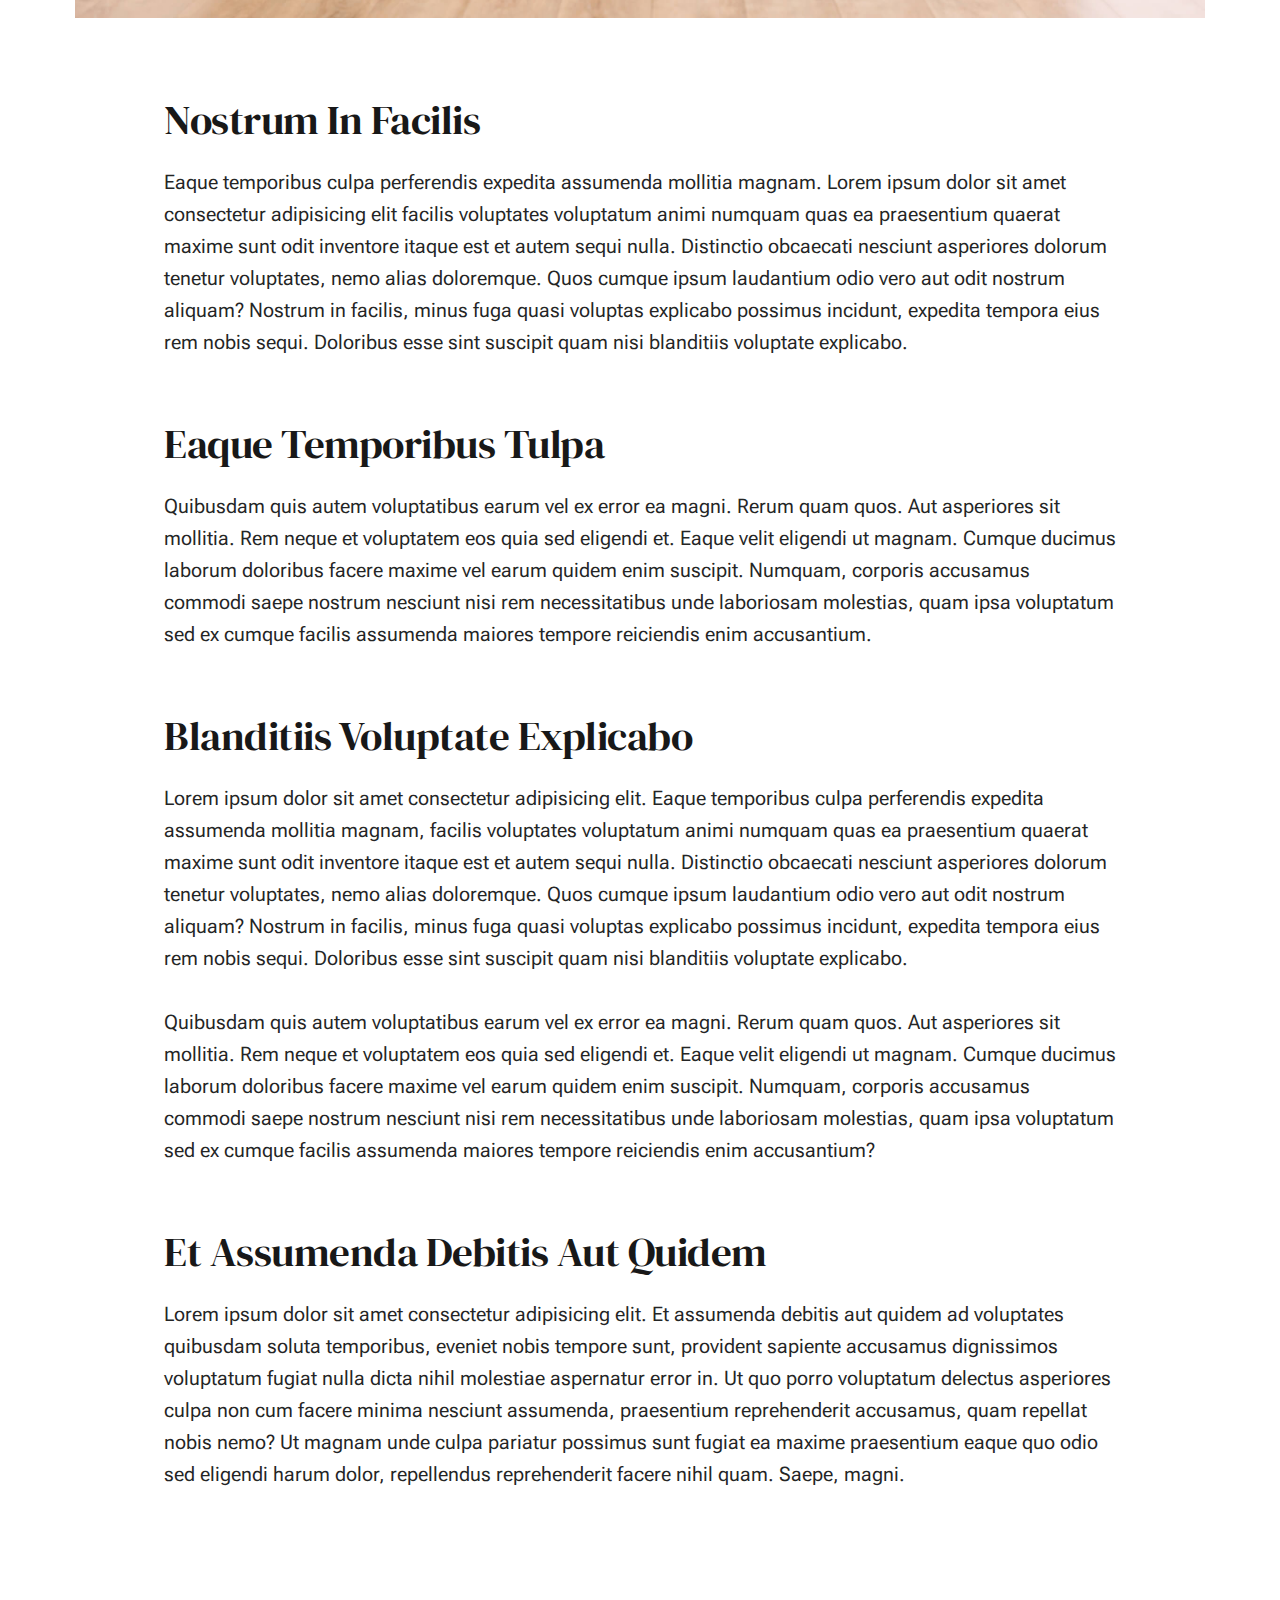
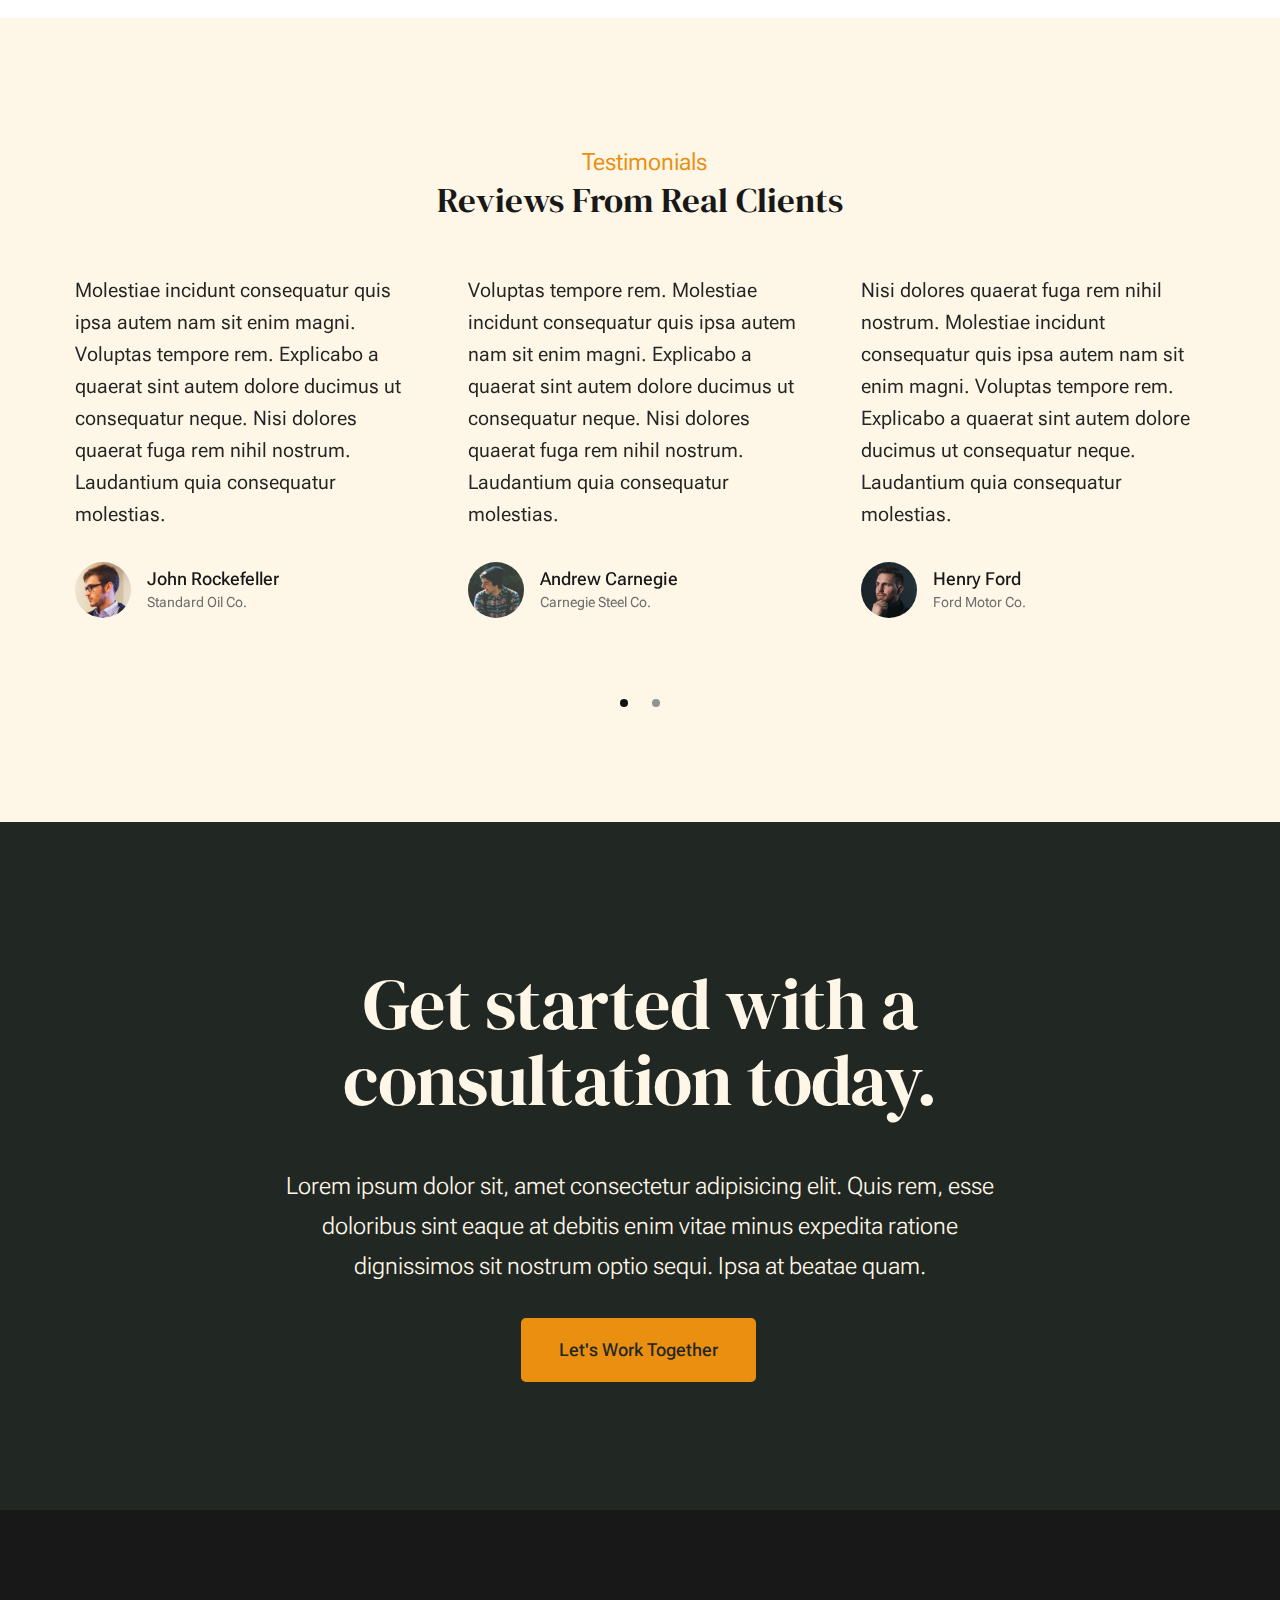
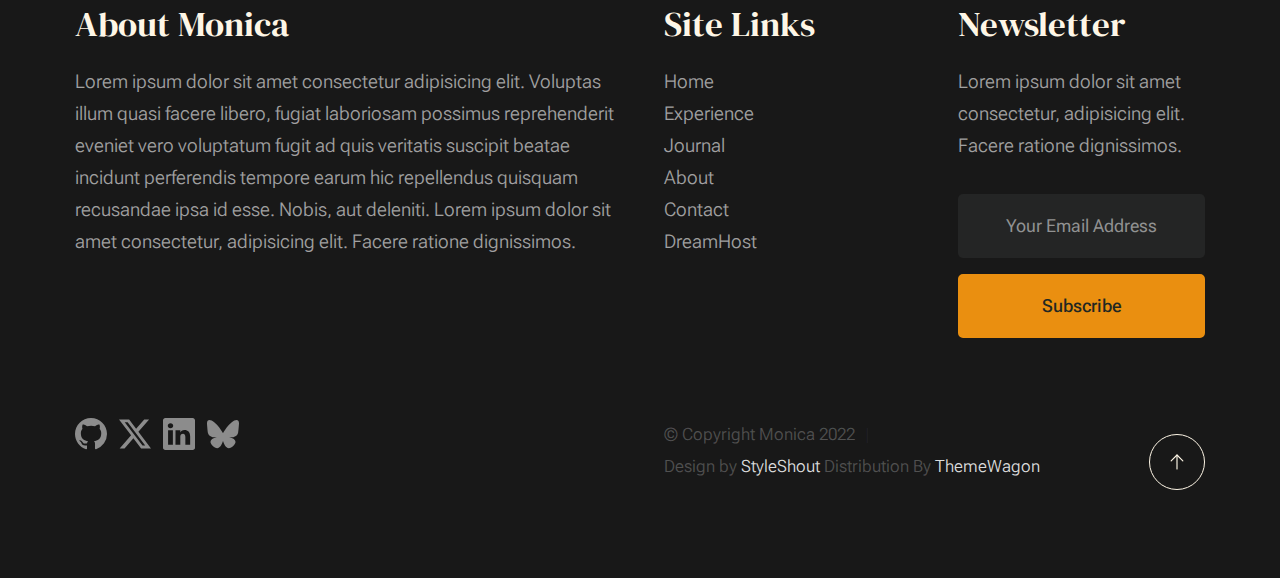
<file: generic.html>
<!DOCTYPE html>
<html lang="en" class="no-js" >
<head>

    <!--- basic page needs
    ================================================== -->
    <meta charset="utf-8">
    <meta name="viewport" content="width=device-width, initial-scale=1">
    <title>Generic - Monica</title>

    <script>
        document.documentElement.classList.remove('no-js');
        document.documentElement.classList.add('js');
    </script>

    <!-- CSS
    ================================================== -->
    <link rel="stylesheet" href="css/vendor.css">
    <link rel="stylesheet" href="css/styles.css">

    <!-- favicons
    ================================================== -->
    <link rel="apple-touch-icon" sizes="180x180" href="favicon/apple-touch-icon.png">
    <link rel="icon" type="image/png" sizes="32x32" href="favicon/favicon-32x32.png">
    <link rel="icon" type="image/png" sizes="16x16" href="favicon/favicon-16x16.png">
    <link rel="manifest" href="favicon/site.webmanifest">

</head>


<body id="top">


    <!-- preloader
    ================================================== -->
    <div id="preloader">
        <div id="loader" class="dots-fade">
            <div></div>
            <div></div>
            <div></div>
        </div>
    </div>


    <!-- page wrap
    ================================================== -->
    <div id="page" class="s-pagewrap">


        <!-- # site header 
        ================================================== -->
        <header class="s-header">

            <div class="row s-header__inner width-sixteen-col">

                <div class="s-header__block">
                    <div class="s-header__logo">
                        <a class="logo" href="index.html">
                            <img src="images/logo-mw.svg" alt="Homepage">
                        </a>
                    </div>

                    <a class="s-header__menu-toggle" href="#0"><span>Menu</span></a>
                </div> <!-- end s-header__block -->

                <nav class="s-header__nav">
    
                    <ul class="s-header__menu-links">
                        <li><a href="about.html">About</a></li>
                        <li><a href="experience.html">Experience</a></li>
                        <li><a href="blog.html">Journal</a></li>
                        <li><a href="contact.html">Contact</a></li>
                    </ul> <!-- s-header__menu-links -->

                    <div class="s-header__contact">
                        <a href="contact.html" class="btn btn--primary s-header__contact-btn">Let's Work Together</a>                        
                    </div> <!-- s-header__contact -->
    
                </nav> <!-- end s-header__nav -->

            </div> <!-- end s-header__inner -->

        </header> <!-- end s-header -->


        <!-- # site main content
        ================================================== -->
        <section id="content" class="s-content">

               <section class="s-pageheader pageheader">
                    <div class="row">
                        <div class="column xl-12">
                            <h1 class="page-title">
                               A Simple Generic Page
                            </h1>
                            
                        </div>
                    </div>
               </section> <!-- end pageheader --> 

               <section class="s-pagecontent pagecontent">

                    <div class="row pageintro">
                        <div class="column xl-6 lg-12">
                            <h2 class="text-display-title">A short phrase about whatever you want to say</h2>
                        </div>
                        <div class="column xl-6 lg-12 u-flexitem-x-right">
                            <p class="lead">
                            Lorem ipsum dolor sit amet consectetur, adipisicing elit. Alias eos quas blanditiis, quos sint nostrum fugit aperiam 
                            inventore optio itaque molestias corporis, ipsa tenetur eligendi nihil iste porro, natus culpa consequuntur? Maxime, 
                            corporis tempore. Sed tenetur veritatis velit recusandae eum, molestiae voluptate ducimus laudantium esse illo. 
                            </p>
                        </div>                       
                    </div> <!-- end pageintro -->   
                    
                    <div class="row pagemedia">
                        <d class="column xl-12">
                            <figure class="page-media">                                
                                <img src="images/sample-1200.jpg" 
                                     srcset="images/sample-2400.jpg 2400w, 
                                             images/sample-1200.jpg 1200w, 
                                             images/sample-600.jpg 600w" sizes="(max-width: 2400px) 100vw, 2400px" alt="">
                            </figure>
                        </d>
                    </div> <!-- end pagemedia -->

                    <div class="row width-narrower pagemain">
                        <div class="column xl-12"> 

                            <h2>Nostrum In Facilis</h2>
                            <p>
                            Eaque temporibus culpa perferendis expedita assumenda mollitia magnam. Lorem ipsum dolor sit amet consectetur adipisicing elit
                            facilis voluptates voluptatum animi numquam quas ea praesentium quaerat maxime sunt odit inventore itaque est et autem sequi nulla. 
                            Distinctio obcaecati nesciunt asperiores dolorum tenetur voluptates, nemo alias doloremque. Quos cumque ipsum laudantium odio vero 
                            aut odit nostrum aliquam? Nostrum in facilis, minus fuga quasi voluptas explicabo possimus incidunt, expedita tempora eius rem nobis sequi. 
                            Doloribus esse sint suscipit quam nisi blanditiis voluptate explicabo.
                            </p>

                            <h2>Eaque Temporibus Tulpa</h2>

                            <p>
                            Quibusdam quis autem voluptatibus earum vel ex error ea magni. Rerum quam quos. Aut asperiores sit mollitia. Rem neque et voluptatem 
                            eos quia sed eligendi et. Eaque velit eligendi ut magnam. Cumque ducimus laborum doloribus facere maxime vel earum quidem enim suscipit. 
                            Numquam, corporis accusamus commodi saepe nostrum nesciunt nisi rem necessitatibus unde laboriosam molestias, quam ipsa voluptatum sed 
                            ex cumque facilis assumenda maiores tempore reiciendis enim accusantium.
                            </p>

                            <h2>Blanditiis Voluptate Explicabo</h2>
                            <p>
                            Lorem ipsum dolor sit amet consectetur adipisicing elit. Eaque temporibus culpa perferendis expedita assumenda mollitia magnam, 
                            facilis voluptates voluptatum animi numquam quas ea praesentium quaerat maxime sunt odit inventore itaque est et autem sequi nulla. 
                            Distinctio obcaecati nesciunt asperiores dolorum tenetur voluptates, nemo alias doloremque. Quos cumque ipsum laudantium odio vero aut 
                            odit nostrum aliquam? Nostrum in facilis, minus fuga quasi voluptas explicabo possimus incidunt, expedita tempora eius rem nobis sequi. 
                            Doloribus esse sint suscipit quam nisi blanditiis voluptate explicabo.
                            </p>

                            <p>
                            Quibusdam quis autem voluptatibus earum vel ex error ea magni. Rerum quam quos. Aut asperiores sit mollitia. Rem neque et voluptatem 
                            eos quia sed eligendi et. Eaque velit eligendi ut magnam. Cumque ducimus laborum doloribus facere maxime vel earum quidem enim suscipit. 
                            Numquam, corporis accusamus commodi saepe nostrum nesciunt nisi rem necessitatibus unde laboriosam molestias, quam ipsa voluptatum sed 
                            ex cumque facilis assumenda maiores tempore reiciendis enim accusantium?
                            </p>                   

                            <h2>Et Assumenda Debitis Aut Quidem</h2>
                            <p>
                            Lorem ipsum dolor sit amet consectetur adipisicing elit. Et assumenda debitis aut quidem ad voluptates quibusdam soluta temporibus, 
                            eveniet nobis tempore sunt, provident sapiente accusamus dignissimos voluptatum fugiat nulla dicta nihil molestiae aspernatur error in. 
                            Ut quo porro voluptatum delectus asperiores culpa non cum facere minima nesciunt assumenda, praesentium reprehenderit accusamus, quam 
                            repellat nobis nemo? Ut magnam unde culpa pariatur possimus sunt fugiat ea maxime praesentium eaque quo odio sed eligendi harum dolor, 
                            repellendus reprehenderit facere nihil quam. Saepe, magni.
                            </p>

                        </div> <!-- end grid-block-->
                    </div> <!-- end pagemain -->

               </section> <!-- pagecontent -->

               <section class="s-testimonials">

                    <div class="s-testimonials__header row row-x-center text-center">
                        <div class="column xl-8 lg-12">
        
                            <p class="text-pretitle">
                            Testimonials
                            </p>
                            <h3>
                            Reviews From Real Clients
                            </h3>                        
        
                        </div>
                    </div> <!--end s-testimonials__header -->

                    <div class="row s-testimonials__content">
                        <div class="column xl-12 testimonials">

                            <div class="swiper-container testimonials__slider page-slider">

                                <div class="swiper-wrapper">
                                    <div class="testimonials__slide swiper-slide">
                                        <p>
                                        Molestiae incidunt consequatur quis ipsa autem nam sit enim magni. Voluptas tempore rem. 
                                        Explicabo a quaerat sint autem dolore ducimus ut consequatur neque. Nisi dolores quaerat fuga rem nihil nostrum.
                                        Laudantium quia consequatur molestias.
                                        </p>
                                        <div class="testimonials__author">
                                            <img src="images/avatars/user-01.jpg" alt="Author image" class="testimonials__avatar">
                                            <cite class="testimonials__cite">
                                                <strong>John Rockefeller</strong>
                                                <span>Standard Oil Co.</span>
                                            </cite>
                                        </div>
                                    </div>
                                    <div class="testimonials__slide swiper-slide">
                                        <p>
                                        Voluptas tempore rem. Molestiae incidunt consequatur quis ipsa autem nam sit enim magni. 
                                        Explicabo a quaerat sint autem dolore ducimus ut consequatur neque. Nisi dolores quaerat fuga rem nihil nostrum.
                                        Laudantium quia consequatur molestias.
                                        </p>
                                        <div class="testimonials__author">
                                            <img src="images/avatars/user-04.jpg" alt="Author image" class="testimonials__avatar">
                                            <cite class="testimonials__cite">
                                                <strong>Andrew Carnegie</strong>
                                                <span>Carnegie Steel Co.</span>
                                            </cite>
                                        </div>
                                    </div>
                                    <div class="testimonials__slide swiper-slide">
                                        <p>
                                        Nisi dolores quaerat fuga rem nihil nostrum. Molestiae incidunt consequatur quis ipsa autem nam sit enim magni. 
                                        Voluptas tempore rem. Explicabo a quaerat sint autem dolore ducimus ut consequatur neque. 
                                        Laudantium quia consequatur molestias.
                                        </p>
                                        <div class="testimonials__author">
                                            <img src="images/avatars/user-06.jpg" alt="Author image" class="testimonials__avatar">
                                            <cite class="testimonials__cite">
                                                <strong>Henry Ford</strong>
                                                <span>Ford Motor Co.</span>
                                            </cite>
                                        </div>
                                    </div>
                                    <div class="testimonials__slide swiper-slide">
                                        <p>
                                        Molestiae incidunt consequatur quis ipsa autem nam sit enim magni. Voluptas tempore rem. 
                                        Explicabo a quaerat sint autem dolore ducimus ut consequatur neque. Nisi dolores quaerat fuga rem nihil nostrum.
                                        Laudantium quia consequatur molestias.
                                        </p>
                                        <div class="testimonials__author">
                                            <img src="images/avatars/user-02.jpg" alt="Author image" class="testimonials__avatar">
                                            <cite class="testimonials__cite">
                                                <strong>John Morgan</strong>
                                                <span>JP Morgan & Co.</span>
                                            </cite>
                                        </div>
                                    </div> 
                                </div> <!-- end swiper-wrapper --> 

                                <div class="swiper-pagination"></div>

                            </div> <!--end testimonials__slider --> 

                        </div> <!-- testimonials -->
                    </div> <!--end s-testimonials__content -->

               </section> <!-- end s-testimonials -->

        </section> <!-- s-content-->

        <!-- # cta
        ================================================== -->
        <section id="cta" class="s-cta">

            <div class="row row-x-center text-center">
                <div class="column xl-8 lg-12">

                    <div class="s-cta__content">
                        <h2 class="text-display-title">
                        Get started with a consultation today.
                        </h2>
                        <p class="lead">
                        Lorem ipsum dolor sit, amet consectetur adipisicing elit. Quis rem, esse doloribus sint eaque at debitis enim vitae minus expedita ratione dignissimos sit nostrum optio sequi. Ipsa at beatae quam.
                        </p>
                        <a href="contact.html" class="btn btn--primary">Let's Work Together</a>
                    </div>

                </div>
            </div>

        </section> <!-- end s-cta -->


        <!-- # footer 
        ================================================== -->
        <footer class="s-footer">
            <div class="row s-footer__content">
                <div class="column xl-6 lg-6 md-12 s-footer__block s-footer__about">                    
                    <h3>About Monica</h3>
                    <p>
                    Lorem ipsum dolor sit amet consectetur adipisicing elit. Voluptas illum quasi facere libero, 
                    fugiat laboriosam possimus reprehenderit eveniet vero voluptatum fugit ad quis veritatis suscipit beatae 
                    incidunt perferendis tempore earum hic repellendus quisquam recusandae ipsa id esse. Nobis, aut deleniti.
                    Lorem ipsum dolor sit amet consectetur, adipisicing elit. Facere ratione dignissimos.
                    </p>               
                </div>                
                <div class="column xl-3 lg-6 md-12 s-footer__block s-footer__site-links">
                    <h3>Site Links</h3>
                    <ul class="link-list">
                        <li><a href="index.html">Home</a></li>
                        <li><a href="experience.html">Experience</a></li>
                        <li><a href="blog.html">Journal</a></li>
                        <li><a href="about.html">About</a></li>
                        <li><a href="contact.html">Contact</a></li>
                        <li><a href="https://www.dreamhost.com/r.cgi?287326">DreamHost</a></li>
                    </ul>
                </div>
                <div class="column xl-3 lg-6 md-12 tab-12 s-footer__block s-footer__newsletter">
                    <h3>Newsletter</h3>

                    <p>
                    Lorem ipsum dolor sit amet consectetur, adipisicing elit. Facere ratione dignissimos.
                    </p>

                    <div class="subscribe-form">
                        <form id="mc-form" class="mc-form">
                            <input type="email" name="EMAIL" id="mce-EMAIL" class="u-fullwidth text-center" placeholder="Your Email Address" title="The domain portion of the email address is invalid (the portion after the @)." pattern="^([^\x00-\x20\x22\x28\x29\x2c\x2e\x3a-\x3c\x3e\x40\x5b-\x5d\x7f-\xff]+|\x22([^\x0d\x22\x5c\x80-\xff]|\x5c[\x00-\x7f])*\x22)(\x2e([^\x00-\x20\x22\x28\x29\x2c\x2e\x3a-\x3c\x3e\x40\x5b-\x5d\x7f-\xff]+|\x22([^\x0d\x22\x5c\x80-\xff]|\x5c[\x00-\x7f])*\x22))*\x40([^\x00-\x20\x22\x28\x29\x2c\x2e\x3a-\x3c\x3e\x40\x5b-\x5d\x7f-\xff]+|\x5b([^\x0d\x5b-\x5d\x80-\xff]|\x5c[\x00-\x7f])*\x5d)(\x2e([^\x00-\x20\x22\x28\x29\x2c\x2e\x3a-\x3c\x3e\x40\x5b-\x5d\x7f-\xff]+|\x5b([^\x0d\x5b-\x5d\x80-\xff]|\x5c[\x00-\x7f])*\x5d))*(\.\w{2,})+$" required>
                            <input type="submit" name="subscribe" value="Subscribe" class="btn btn--primary btn--small u-fullwidth">
                            <!-- Honeypot field to prevent spam -->
                            <div style="position: absolute; left: -5000px;" aria-hidden="true"><input type="text" name="b_695ab8efd19792a4bc69b7843_242b91f62a" tabindex="-1" value=""></div>
                            <div class="mc-status"></div>
                        </form>
                    </div>
                </div>
            </div>    
            
            <div class="row s-footer__bottom">
                <div class="column xl-6 lg-12">
                    <ul class="s-footer__social social-list">
                        <li>
                            <a href="https://github.com/MotiWolff">
                                <svg xmlns="http://www.w3.org/2000/svg" width="16" height="16" fill="currentColor" class="bi bi-github" viewBox="0 0 16 16">
                                    <path d="M8 0C3.58 0 0 3.58 0 8c0 3.54 2.29 6.53 5.47 7.59.4.07.55-.17.55-.38 0-.19-.01-.82-.01-1.49-2.01.37-2.53-.49-2.69-.94-.09-.23-.48-.94-.82-1.13-.28-.15-.68-.52-.01-.53.63-.01 1.08.58 1.23.82.72 1.21 1.87.87 2.33.66.07-.52.28-.87.51-1.07-1.78-.2-3.64-.89-3.64-3.95 0-.87.31-1.59.82-2.15-.08-.2-.36-1.02.08-2.12 0 0 .67-.21 2.2.82.64-.18 1.32-.27 2-.27s1.36.09 2 .27c1.53-1.04 2.2-.82 2.2-.82.44 1.1.16 1.92.08 2.12.51.56.82 1.27.82 2.15 0 3.07-1.87 3.75-3.65 3.95.29.25.54.73.54 1.48 0 1.07-.01 1.93-.01 2.2 0 .21.15.46.55.38A8.01 8.01 0 0 0 16 8c0-4.42-3.58-8-8-8"/>
                                </svg>
                                <span class="u-screen-reader-text">Github</span>
                            </a>
                        </li>
                        <li>
                            <a href="https://x.com/MotiWolff">
                                <svg xmlns="http://www.w3.org/2000/svg" width="16" height="16" fill="currentColor" class="bi bi-twitter-x" viewBox="0 0 16 16">
                                    <path d="M12.6.75h2.454l-5.36 6.142L16 15.25h-4.937l-3.867-5.07-4.425 5.07H.316l5.733-6.57L0 .75h5.063l3.495 4.633L12.601.75Zm-.86 13.028h1.36L4.323 2.145H2.865z"/>
                                </svg>
                                <span class="u-screen-reader-text">Twitter</span>
                            </a>
                        </li>
                        <li>
                            <a href="https://www.linkedin.com/in/mordechay-wolff-13b440180/">
                                <svg xmlns="http://www.w3.org/2000/svg" width="16" height="16" fill="currentColor" class="bi bi-linkedin" viewBox="0 0 16 16">
                                    <path d="M0 1.146C0 .513.526 0 1.175 0h13.65C15.474 0 16 .513 16 1.146v13.708c0 .633-.526 1.146-1.175 1.146H1.175C.526 16 0 15.487 0 14.854zm4.943 12.248V6.169H2.542v7.225zm-1.2-8.212c.837 0 1.358-.554 1.358-1.248-.015-.709-.52-1.248-1.342-1.248S2.4 3.226 2.4 3.934c0 .694.521 1.248 1.327 1.248zm4.908 8.212V9.359c0-.216.016-.432.08-.586.173-.431.568-.878 1.232-.878.869 0 1.216.662 1.216 1.634v3.865h2.401V9.25c0-2.22-1.184-3.252-2.764-3.252-1.274 0-1.845.7-2.165 1.193v.025h-.016l.016-.025V6.169h-2.4c.03.678 0 7.225 0 7.225z"/>
                                </svg>
                                <span class="u-screen-reader-text">LinkedIn</span>
                            </a>
                        </li>
                        <li>
                            <a href="https://bsky.app/profile/motiwolff.bsky.social">
                                <svg xmlns="http://www.w3.org/2000/svg" width="16" height="16" fill="currentColor" class="bi bi-bluesky" viewBox="0 0 16 16">
                                    <path d="M3.468 1.948C5.303 3.325 7.276 6.118 8 7.616c.725-1.498 2.698-4.29 4.532-5.668C13.855.955 16 .186 16 2.632c0 .489-.28 4.105-.444 4.692-.572 2.04-2.653 2.561-4.504 2.246 3.236.551 4.06 2.375 2.281 4.2-3.376 3.464-4.852-.87-5.23-1.98-.07-.204-.103-.3-.103-.218 0-.081-.033.014-.102.218-.379 1.11-1.855 5.444-5.231 1.98-1.778-1.825-.955-3.65 2.28-4.2-1.85.315-3.932-.205-4.503-2.246C.28 6.737 0 3.12 0 2.632 0 .186 2.145.955 3.468 1.948"/>
                                </svg>
                                <span class="u-screen-reader-text">Bluesky</span>
                            </a>
                        </li>
                    </ul> <!-- end s-footer__social -->
                </div>
                <div class="column xl-6 lg-12">
                    <p class="ss-copyright">
                        <span>© Copyright Monica 2022</span> 
                        <span>Design by <a href="https://www.styleshout.com/">StyleShout</a> Distribution By <a href="https://themewagon.com">ThemeWagon</a></span>
                    </p>
                </div>

                <div class="ss-go-top">
                    <a class="smoothscroll" title="Back to Top" href="#top">
                        <svg xmlns="http://www.w3.org/2000/svg" viewBox="0 0 24 24" width="36" height="36" fill="none" stroke="#ffffff" stroke-width="1" stroke-linecap="round" stroke-linejoin="round">&lt;!--!  Atomicons Free 1.00 by @atisalab License - https://atomicons.com/license/ (Icons: CC BY 4.0) Copyright 2021 Atomicons --&gt;<polyline points="17 11 12 6 7 11"></polyline><line x1="12" y1="18" x2="12" y2="6"></line></svg>
                    </a>
                </div> <!-- end ss-go-top -->
            </div>
            
        </footer> <!-- end s-footer -->

    </div> <!-- end page-wrap -->

    <!-- Java Script
    ================================================== -->
    <script src="js/plugins.js"></script>
    <script src="js/main.js"></script>

</body>
</html>
</file>
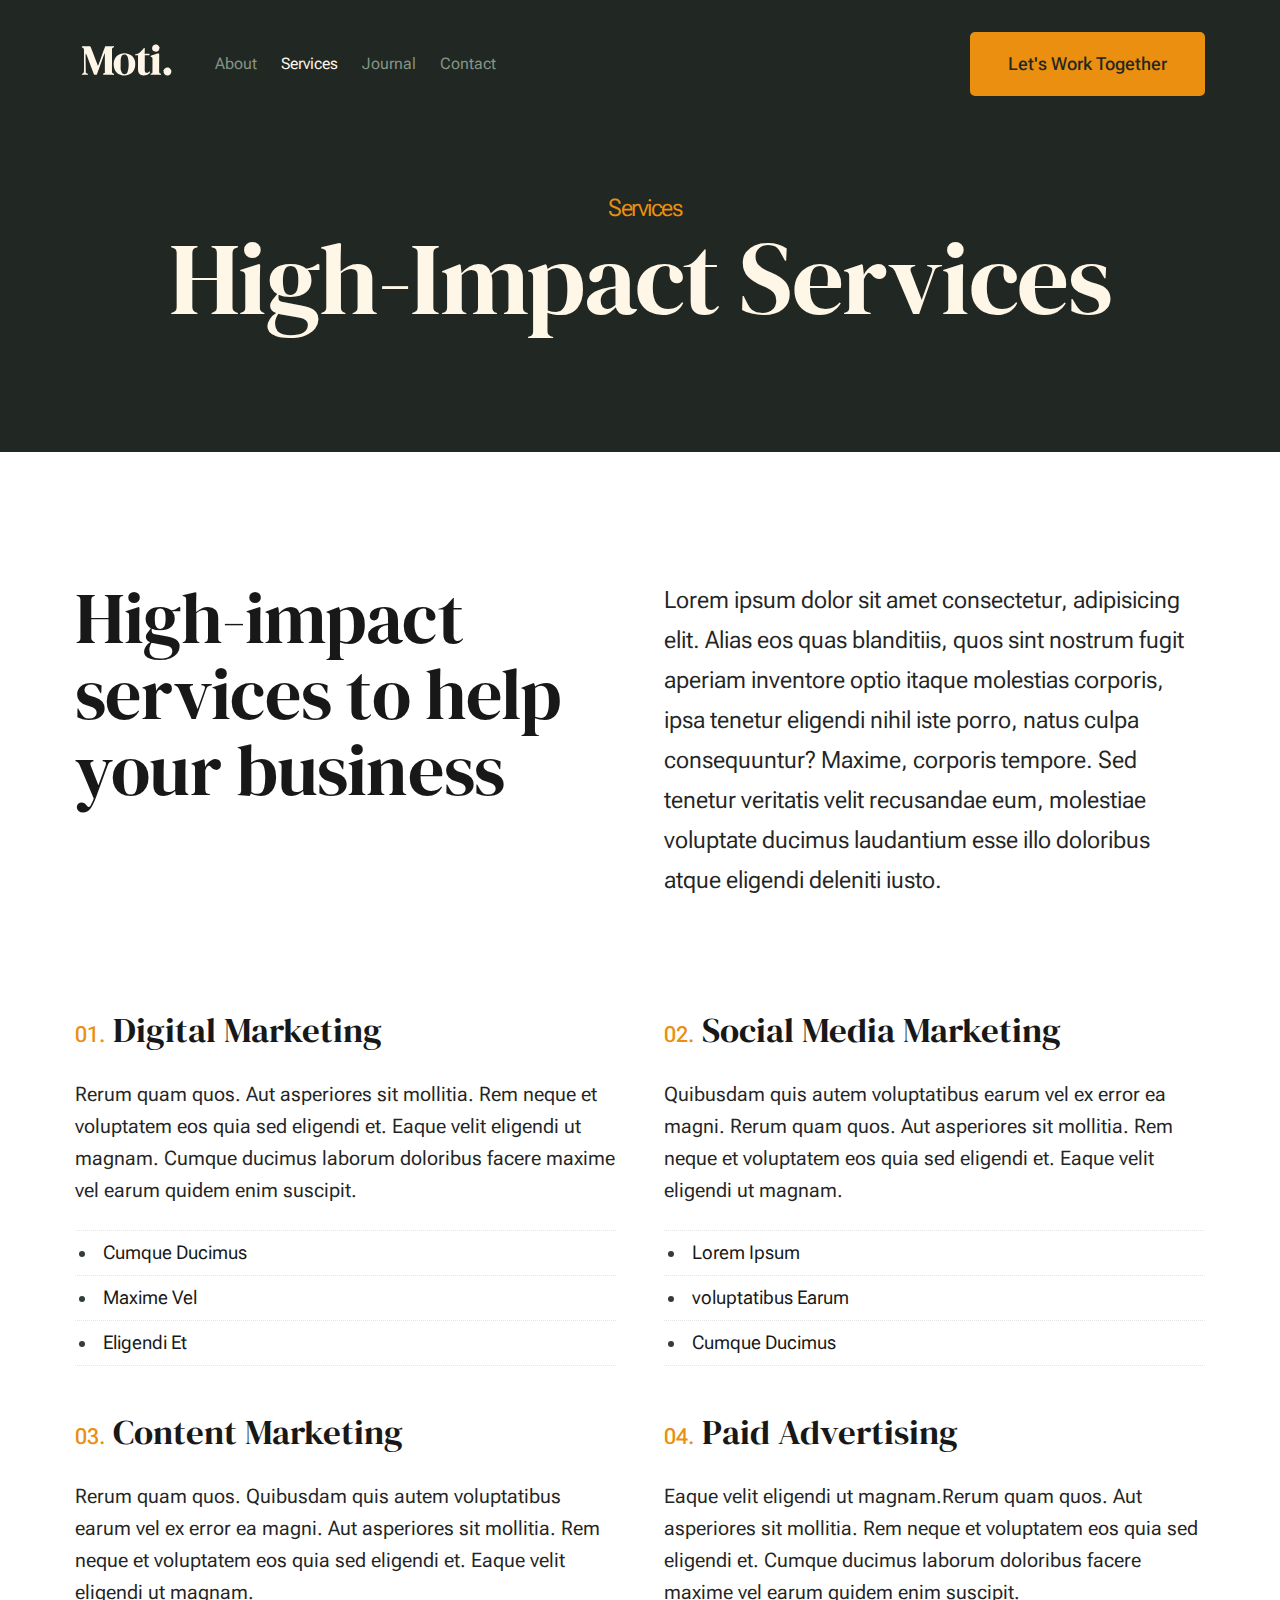
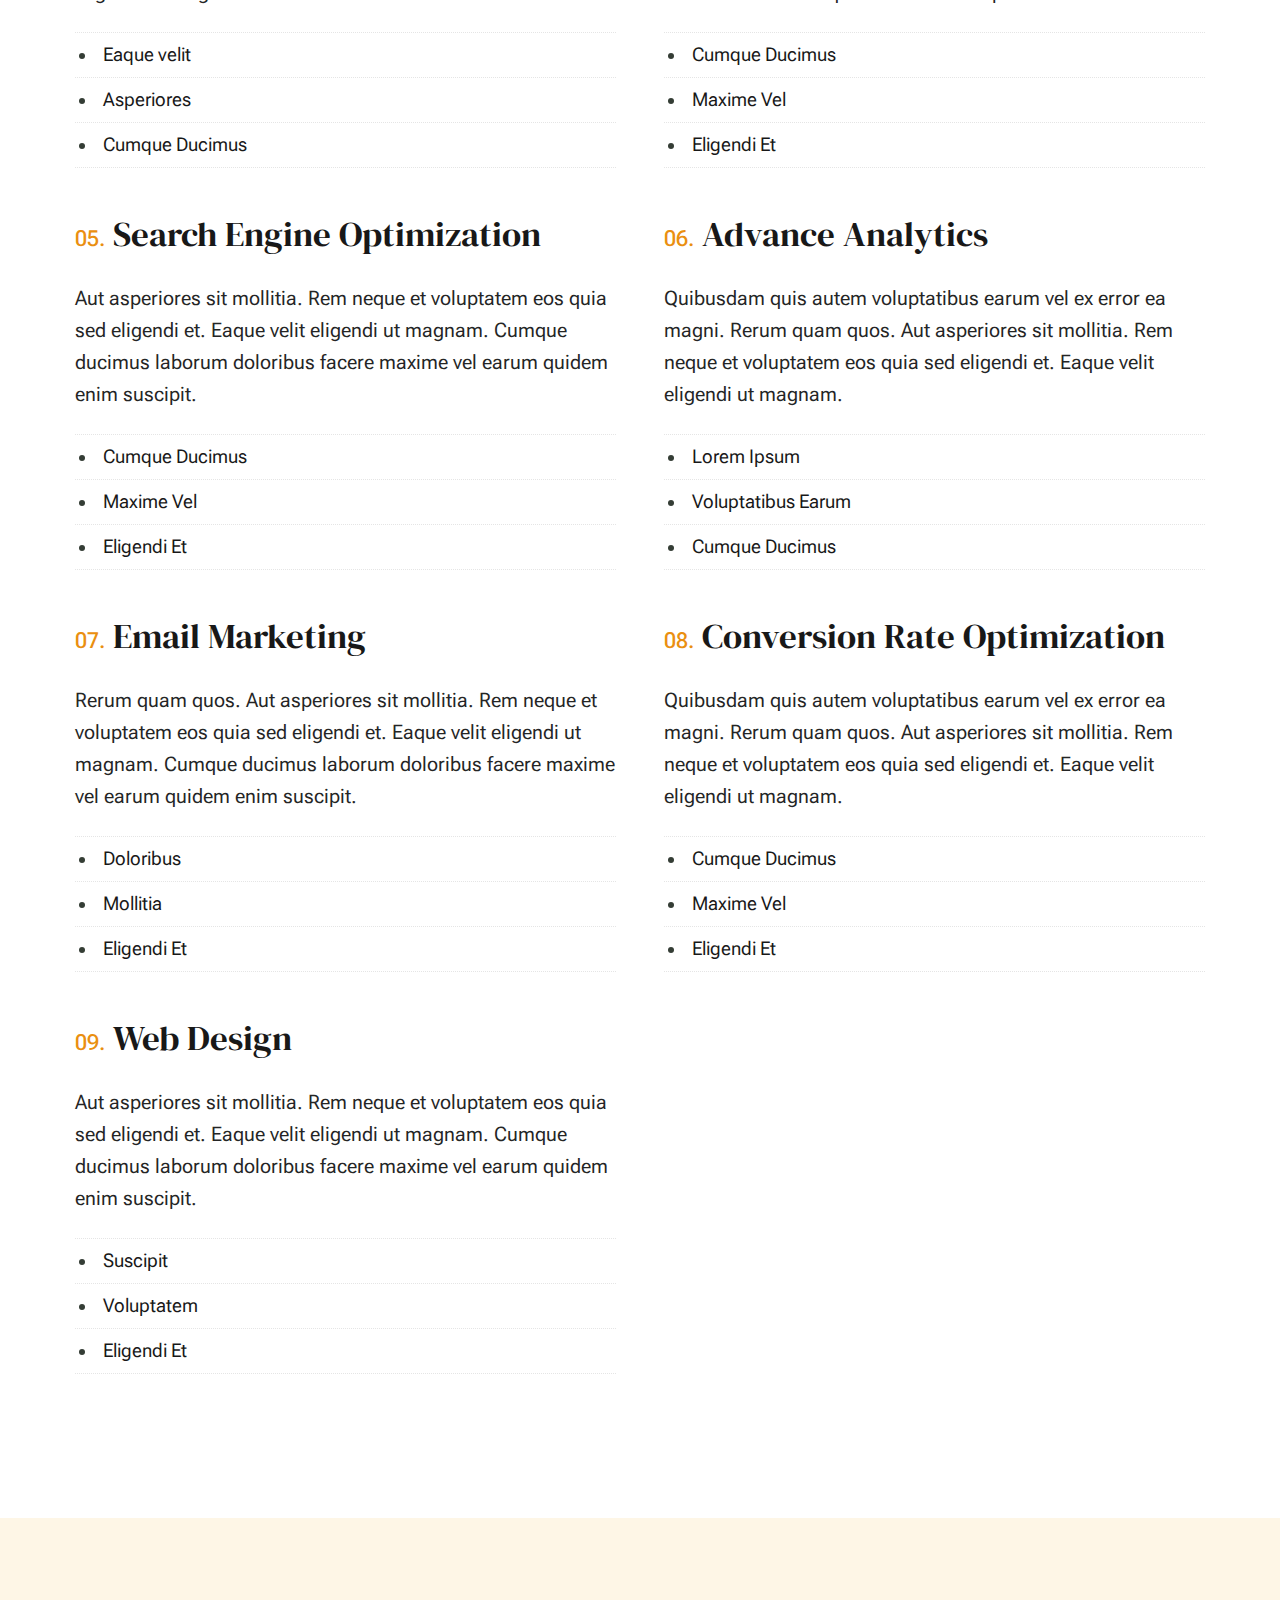
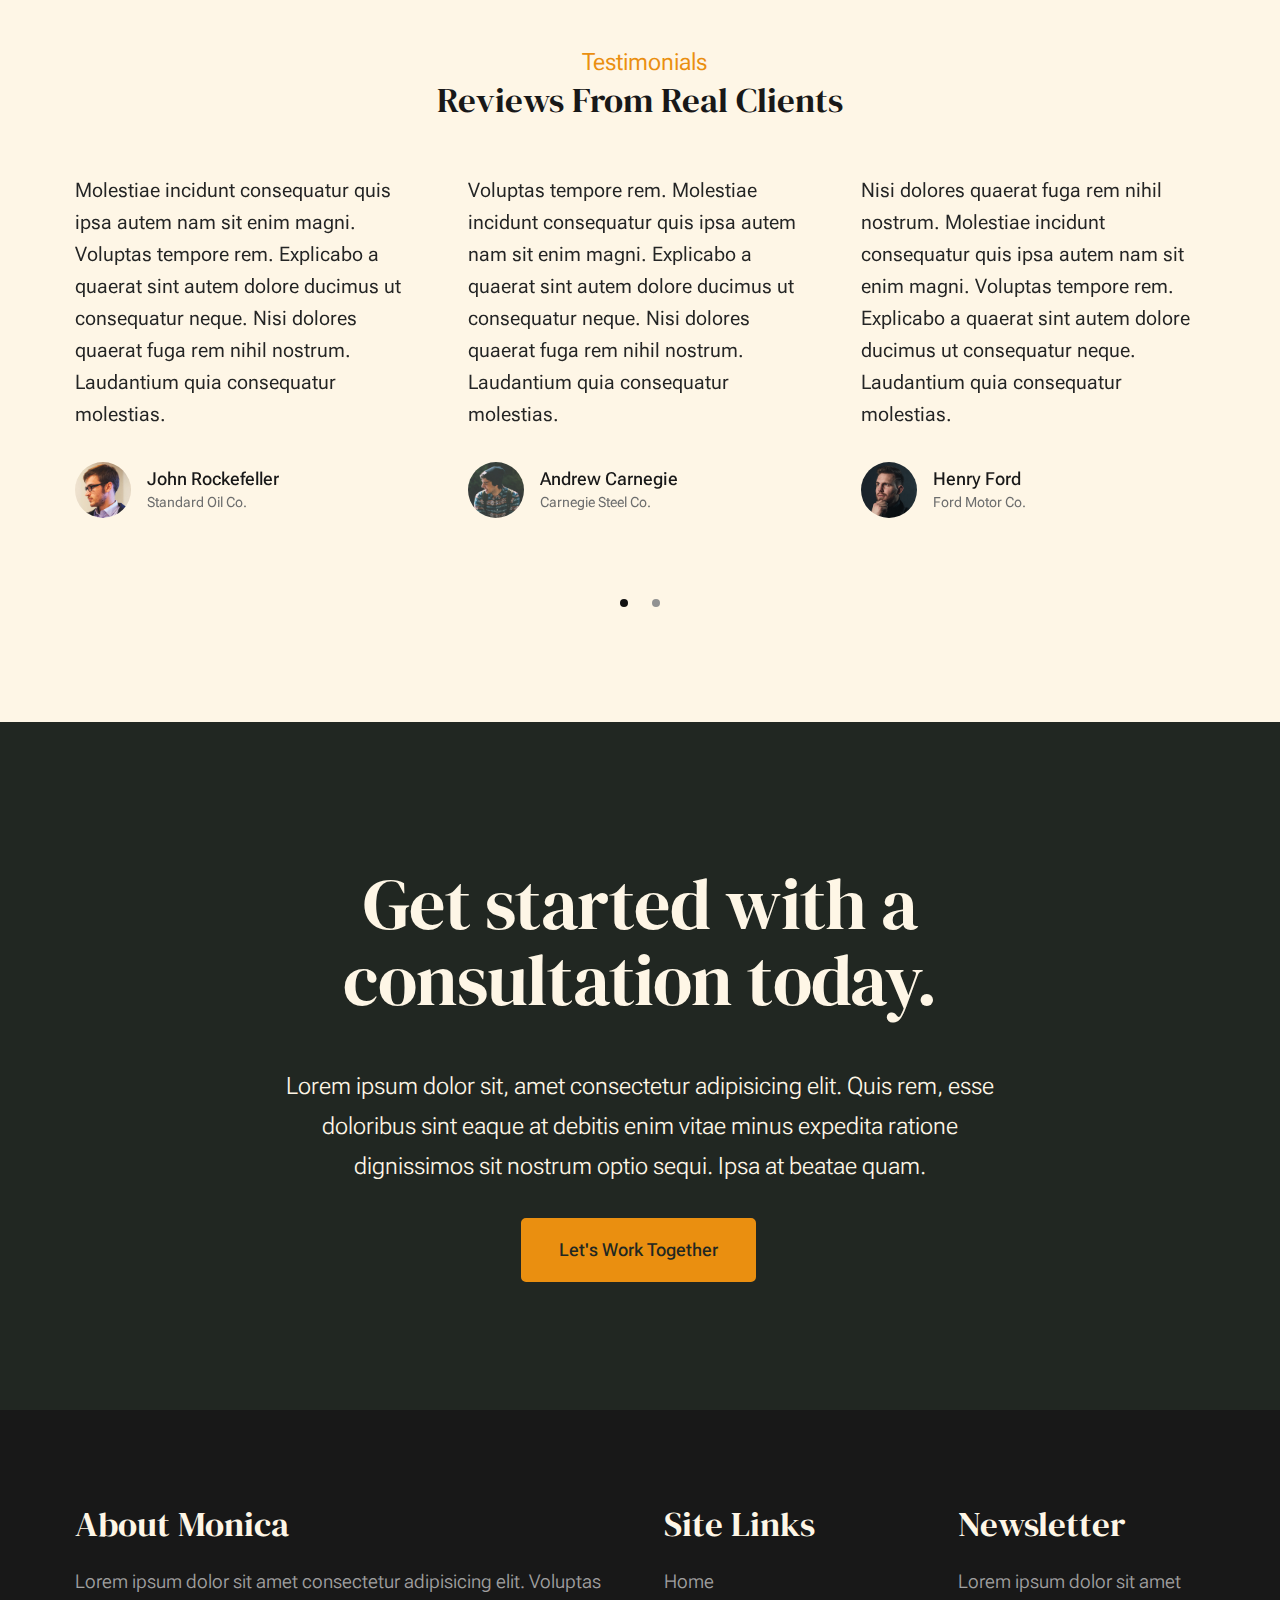
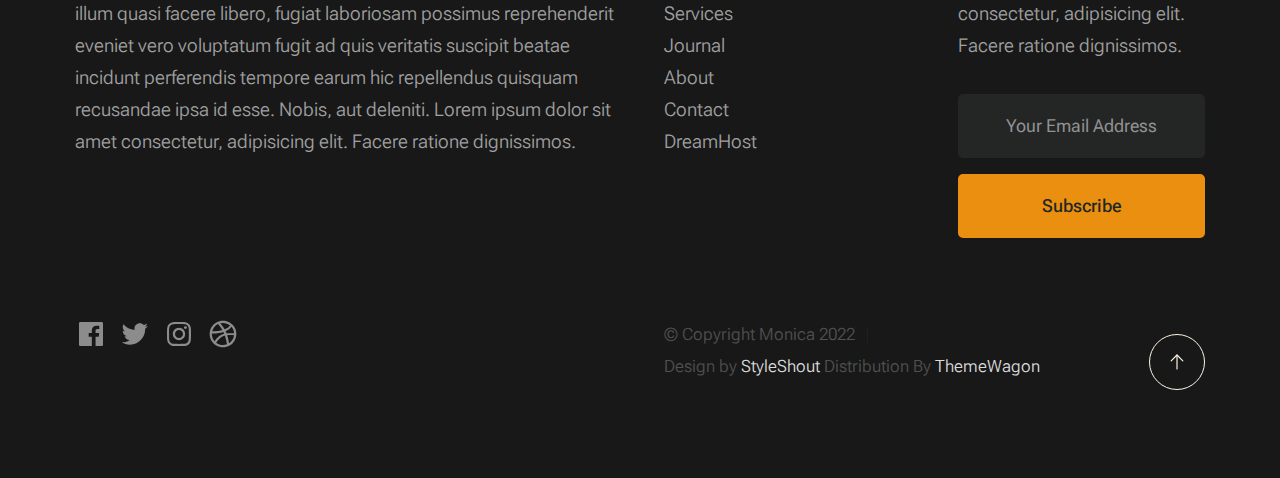
<file: services.html>
<!DOCTYPE html>
<html lang="en" class="no-js" >
<head>

    <!--- basic page needs
    ================================================== -->
    <meta charset="utf-8">
    <meta name="viewport" content="width=device-width, initial-scale=1">
    <title>Services - Monica</title>

    <script>
        document.documentElement.classList.remove('no-js');
        document.documentElement.classList.add('js');
    </script>

    <!-- CSS
    ================================================== -->
    <link rel="stylesheet" href="css/vendor.css">
    <link rel="stylesheet" href="css/styles.css">

    <!-- favicons
    ================================================== -->
    <link rel="apple-touch-icon" sizes="180x180" href="apple-touch-icon.png">
    <link rel="icon" type="image/png" sizes="32x32" href="favicon-32x32.png">
    <link rel="icon" type="image/png" sizes="16x16" href="favicon-16x16.png">
    <link rel="manifest" href="site.webmanifest">

</head>


<body id="top">


    <!-- preloader
    ================================================== -->
    <div id="preloader">
        <div id="loader" class="dots-fade">
            <div></div>
            <div></div>
            <div></div>
        </div>
    </div>


    <!-- page wrap
    ================================================== -->
    <div id="page" class="s-pagewrap">

        <!-- # site header 
        ================================================== -->
        <header class="s-header">

            <div class="row s-header__inner width-sixteen-col">

                <div class="s-header__block">
                    <div class="s-header__logo">
                        <a class="logo" href="index.html">
                            <img src="images/logo-mw.svg" alt="Homepage">
                        </a>
                    </div>

                    <a class="s-header__menu-toggle" href="#0"><span>Menu</span></a>
                </div> <!-- end s-header__block -->

                <nav class="s-header__nav">
    
                    <ul class="s-header__menu-links">
                        <li><a href="about.html">About</a></li>
                        <li class="current"><a href="services.html">Services</a></li>
                        <li><a href="blog.html">Journal</a></li>
                        <li><a href="contact.html">Contact</a></li>
                    </ul> <!-- s-header__menu-links -->

                    <div class="s-header__contact">
                        <a href="contact.html" class="btn btn--primary s-header__contact-btn">Let's Work Together</a>                        
                    </div> <!-- s-header__contact -->
    
                </nav> <!-- end s-header__nav -->

            </div> <!-- end s-header__inner -->

        </header> <!-- end s-header -->

        <!-- # site main content
        ================================================== -->
        <section id="content" class="s-content">

               <section class="s-pageheader pageheader">
                    <div class="row">
                        <div class="column xl-12">
                            <h1 class="page-title">
                                <span class="page-title__small-type text-pretitle">Services</span>
                                High-Impact Services
                            </h1>
                            
                        </div>
                    </div>
               </section> <!-- pageheader -->  

               <section class="s-pagecontent pagecontent">

                    <div class="row pageintro">
                        <div class="column xl-6 lg-12">
                            <h2 class="text-display-title">High-impact services to help your business</h2>
                        </div>
                        <div class="column xl-6 lg-12 u-flexitem-x-right">
                            <p class="lead">
                            Lorem ipsum dolor sit amet consectetur, adipisicing elit. Alias eos quas blanditiis, quos sint nostrum fugit aperiam 
                            inventore optio itaque molestias corporis, ipsa tenetur eligendi nihil iste porro, natus culpa consequuntur? Maxime, 
                            corporis tempore. Sed tenetur veritatis velit recusandae eum, molestiae voluptate ducimus laudantium esse illo 
                            doloribus atque eligendi deleniti iusto. 
                            </p>
                        </div>                       
                    </div>  <!-- pageintro -->       

                    <div class="row">
                        <div class="column xl-12 grid-block">             
                            
                            <div class="grid-full grid-list-items list-items show-ctr">
                                
                                <div class="grid-list-items__item list-items__item">
                                    <div class="list-items__item-header">
                                        <h3 class="list-items__item-title">Digital Marketing</h3>
                                    </div>
                                    <div class="list-items__item-text">
                                        <p>
                                        Rerum quam quos. Aut asperiores 
                                        sit mollitia. Rem neque et voluptatem eos quia sed eligendi et. Eaque velit eligendi ut 
                                        magnam. Cumque ducimus laborum doloribus facere maxime vel earum quidem enim suscipit.
                                        </p>

                                        <ul class="list-services">
                                            <li>Cumque Ducimus</li>
                                            <li>Maxime Vel</li>
                                            <li>Eligendi Et</li>
                                        </ul>
                                    </div>
                                </div> <!-- end list-items__item -->
                                <div class="grid-list-items__item list-items__item">
                                    <div class="list-items__item-header">
                                        <h3 class="list-items__item-title">Social Media Marketing</h3>
                                    </div>
                                    <div class="list-items__item-text">
                                        <p>
                                        Quibusdam quis autem voluptatibus earum vel ex error ea magni. Rerum quam quos. Aut asperiores 
                                        sit mollitia. Rem neque et voluptatem eos quia sed eligendi et. Eaque velit eligendi ut 
                                        magnam.
                                        </p>

                                        <ul class="list-services">
                                            <li>Lorem Ipsum</li>
                                            <li>voluptatibus Earum</li>
                                            <li>Cumque Ducimus</li>
                                        </ul>
                                    </div>
                                </div> <!-- end list-items__item -->
                                <div class="grid-list-items__item list-items__item">
                                    <div class="list-items__item-header">
                                        <h3 class="list-items__item-title">Content Marketing</h3>
                                    </div>
                                    <div class="list-items__item-text">
                                        <p>
                                        Rerum quam quos. Quibusdam quis autem voluptatibus earum vel ex error ea magni. Aut asperiores 
                                        sit mollitia. Rem neque et voluptatem eos quia sed eligendi et. Eaque velit eligendi ut 
                                        magnam.
                                        </p>

                                        <ul class="list-services">
                                            <li>Eaque velit</li>
                                            <li>Asperiores</li>
                                            <li>Cumque Ducimus</li>
                                        </ul>
                                    </div>
                                </div> <!-- end list-items__item -->
                                <div class="grid-list-items__item list-items__item">
                                    <div class="list-items__item-header">
                                        <h3 class="list-items__item-title">Paid Advertising</h3>
                                    </div>
                                    <div class="list-items__item-text">
                                        <p>
                                        Eaque velit eligendi ut magnam.Rerum quam quos. Aut asperiores 
                                        sit mollitia. Rem neque et voluptatem eos quia sed eligendi et. 
                                        Cumque ducimus laborum doloribus facere maxime vel earum quidem enim suscipit.
                                        </p>

                                        <ul class="list-services">
                                            <li>Cumque Ducimus</li>
                                            <li>Maxime Vel</li>
                                            <li>Eligendi Et</li>
                                        </ul>
                                    </div>
                                </div> <!-- end list-items__item -->
                                <div class="grid-list-items__item list-items__item">
                                    <div class="list-items__item-header">
                                        <h3 class="list-items__item-title">Search Engine Optimization</h3>
                                    </div>
                                    <div class="list-items__item-text">
                                        <p>
                                        Aut asperiores sit mollitia. Rem neque et voluptatem eos quia sed eligendi et. Eaque velit eligendi ut 
                                        magnam. Cumque ducimus laborum doloribus facere maxime vel earum quidem enim suscipit.
                                        </p>

                                        <ul class="list-services">
                                            <li>Cumque Ducimus</li>
                                            <li>Maxime Vel</li>
                                            <li>Eligendi Et</li>
                                        </ul>
                                    </div>
                                </div> <!-- end list-items__item -->
                                <div class="grid-list-items__item list-items__item">
                                    <div class="list-items__item-header">
                                        <h3 class="list-items__item-title">Advance Analytics</h3>
                                    </div>
                                    <div class="list-items__item-text">
                                        <p>
                                        Quibusdam quis autem voluptatibus earum vel ex error ea magni. Rerum quam quos. Aut asperiores 
                                        sit mollitia. Rem neque et voluptatem eos quia sed eligendi et. Eaque velit eligendi ut 
                                        magnam.
                                        </p>

                                        <ul class="list-services">
                                            <li>Lorem Ipsum</li>
                                            <li>Voluptatibus Earum</li>
                                            <li>Cumque Ducimus</li>
                                        </ul>
                                    </div>
                                </div> <!-- end list-items__item -->
                                <div class="grid-list-items__item list-items__item">
                                    <div class="list-items__item-header">
                                        <h3 class="list-items__item-title">Email Marketing</h3>
                                    </div>
                                    <div class="list-items__item-text">
                                        <p>
                                        Rerum quam quos. Aut asperiores 
                                        sit mollitia. Rem neque et voluptatem eos quia sed eligendi et. Eaque velit eligendi ut 
                                        magnam. Cumque ducimus laborum doloribus facere maxime vel earum quidem enim suscipit.
                                        </p>

                                        <ul class="list-services">
                                            <li>Doloribus</li>
                                            <li>Mollitia</li>
                                            <li>Eligendi Et</li>
                                        </ul>
                                    </div>
                                </div> <!-- end list-items__item -->
                                <div class="grid-list-items__item list-items__item">
                                    <div class="list-items__item-header">
                                        <h3 class="list-items__item-title">Conversion Rate Optimization</h3>
                                    </div>
                                    <div class="list-items__item-text">
                                        <p>
                                        Quibusdam quis autem voluptatibus earum vel ex error ea magni. Rerum quam quos. Aut asperiores 
                                        sit mollitia. Rem neque et voluptatem eos quia sed eligendi et. Eaque velit eligendi ut 
                                        magnam.
                                        </p>

                                        <ul class="list-services">
                                            <li>Cumque Ducimus</li>
                                            <li>Maxime Vel</li>
                                            <li>Eligendi Et</li>
                                        </ul>
                                    </div>
                                </div> <!-- end list-items__item -->
                                <div class="grid-list-items__item list-items__item">
                                    <div class="list-items__item-header">
                                        <h3 class="list-items__item-title">Web Design</h3>
                                    </div>
                                    <div class="list-items__item-text">
                                        <p>
                                        Aut asperiores sit mollitia. Rem neque et voluptatem eos quia sed eligendi et. Eaque velit eligendi ut 
                                        magnam. Cumque ducimus laborum doloribus facere maxime vel earum quidem enim suscipit.
                                        </p>

                                        <ul class="list-services">
                                            <li>Suscipit</li>
                                            <li>Voluptatem</li>
                                            <li>Eligendi Et</li>
                                        </ul>
                                    </div>
                                </div> <!-- end list-items__item -->
    
                            </div> <!-- grid-list-items -->
                           

                        </div> <!-- end grid-block-->
                    </div> <!-- end row -->

               </section> <!-- pagecontent -->

               <section class="s-testimonials">

                    <div class="s-testimonials__header row row-x-center text-center">
                        <div class="column xl-8 lg-12">
        
                            <p class="text-pretitle">
                            Testimonials
                            </p>
                            <h3>
                            Reviews From Real Clients
                            </h3>                        
        
                        </div>
                    </div> <!--end s-testimonials__header -->

                    <div class="row s-testimonials__content">
                        <div class="column xl-12 testimonials">

                            <div class="swiper-container testimonials__slider page-slider">

                                <div class="swiper-wrapper">
                                    <div class="testimonials__slide swiper-slide">
                                        <p>
                                        Molestiae incidunt consequatur quis ipsa autem nam sit enim magni. Voluptas tempore rem. 
                                        Explicabo a quaerat sint autem dolore ducimus ut consequatur neque. Nisi dolores quaerat fuga rem nihil nostrum.
                                        Laudantium quia consequatur molestias.
                                        </p>
                                        <div class="testimonials__author">
                                            <img src="images/avatars/user-01.jpg" alt="Author image" class="testimonials__avatar">
                                            <cite class="testimonials__cite">
                                                <strong>John Rockefeller</strong>
                                                <span>Standard Oil Co.</span>
                                            </cite>
                                        </div>
                                    </div>
                                    <div class="testimonials__slide swiper-slide">
                                        <p>
                                        Voluptas tempore rem. Molestiae incidunt consequatur quis ipsa autem nam sit enim magni. 
                                        Explicabo a quaerat sint autem dolore ducimus ut consequatur neque. Nisi dolores quaerat fuga rem nihil nostrum.
                                        Laudantium quia consequatur molestias.
                                        </p>
                                        <div class="testimonials__author">
                                            <img src="images/avatars/user-04.jpg" alt="Author image" class="testimonials__avatar">
                                            <cite class="testimonials__cite">
                                                <strong>Andrew Carnegie</strong>
                                                <span>Carnegie Steel Co.</span>
                                            </cite>
                                        </div>
                                    </div>
                                    <div class="testimonials__slide swiper-slide">
                                        <p>
                                        Nisi dolores quaerat fuga rem nihil nostrum. Molestiae incidunt consequatur quis ipsa autem nam sit enim magni. 
                                        Voluptas tempore rem. Explicabo a quaerat sint autem dolore ducimus ut consequatur neque. 
                                        Laudantium quia consequatur molestias.
                                        </p>
                                        <div class="testimonials__author">
                                            <img src="images/avatars/user-06.jpg" alt="Author image" class="testimonials__avatar">
                                            <cite class="testimonials__cite">
                                                <strong>Henry Ford</strong>
                                                <span>Ford Motor Co.</span>
                                            </cite>
                                        </div>
                                    </div>
                                    <div class="testimonials__slide swiper-slide">
                                        <p>
                                        Molestiae incidunt consequatur quis ipsa autem nam sit enim magni. Voluptas tempore rem. 
                                        Explicabo a quaerat sint autem dolore ducimus ut consequatur neque. Nisi dolores quaerat fuga rem nihil nostrum.
                                        Laudantium quia consequatur molestias.
                                        </p>
                                        <div class="testimonials__author">
                                            <img src="images/avatars/user-02.jpg" alt="Author image" class="testimonials__avatar">
                                            <cite class="testimonials__cite">
                                                <strong>John Morgan</strong>
                                                <span>JP Morgan & Co.</span>
                                            </cite>
                                        </div>
                                    </div> 
                                </div> <!-- end swiper-wrapper --> 

                                <div class="swiper-pagination"></div>

                            </div> <!--end testimonials__slider --> 

                        </div> <!-- testimonials -->
                    </div> <!--end s-testimonials__content -->

               </section> <!-- end s-testimonials -->

        </section> <!-- s-content-->

        <!-- # cta
        ================================================== -->
        <section id="cta" class="s-cta">

            <div class="row row-x-center text-center">
                <div class="column xl-8 lg-12">

                    <div class="s-cta__content">
                        <h2 class="text-display-title">
                        Get started with a consultation today.
                        </h2>
                        <p class="lead">
                        Lorem ipsum dolor sit, amet consectetur adipisicing elit. Quis rem, esse doloribus sint eaque at debitis enim vitae minus expedita ratione dignissimos sit nostrum optio sequi. Ipsa at beatae quam.
                        </p>
                        <a href="contact.html" class="btn btn--primary">Let's Work Together</a>
                    </div>

                </div>
            </div>

        </section> <!-- end s-cta -->


        <!-- # footer 
        ================================================== -->
        <footer class="s-footer">
            <div class="row s-footer__content">
                <div class="column xl-6 lg-6 md-12 s-footer__block s-footer__about">                    
                    <h3>About Monica</h3>
                    <p>
                    Lorem ipsum dolor sit amet consectetur adipisicing elit. Voluptas illum quasi facere libero, 
                    fugiat laboriosam possimus reprehenderit eveniet vero voluptatum fugit ad quis veritatis suscipit beatae 
                    incidunt perferendis tempore earum hic repellendus quisquam recusandae ipsa id esse. Nobis, aut deleniti.
                    Lorem ipsum dolor sit amet consectetur, adipisicing elit. Facere ratione dignissimos.
                    </p>               
                </div>                
                <div class="column xl-3 lg-6 md-12 s-footer__block s-footer__site-links">
                    <h3>Site Links</h3>
                    <ul class="link-list">
                        <li><a href="index.html">Home</a></li>
                        <li><a href="services.html">Services</a></li>
                        <li><a href="blog.html">Journal</a></li>
                        <li><a href="about.html">About</a></li>
                        <li><a href="contact.html">Contact</a></li>
                        <li><a href="https://www.dreamhost.com/r.cgi?287326">DreamHost</a></li>
                    </ul>
                </div>
                <div class="column xl-3 lg-6 md-12 tab-12 s-footer__block s-footer__newsletter">
                    <h3>Newsletter</h3>

                    <p>
                    Lorem ipsum dolor sit amet consectetur, adipisicing elit. Facere ratione dignissimos.
                    </p>

                    <div class="subscribe-form">
                        <form id="mc-form" class="mc-form">
                            <input type="email" name="EMAIL" id="mce-EMAIL" class="u-fullwidth text-center" placeholder="Your Email Address" title="The domain portion of the email address is invalid (the portion after the @)." pattern="^([^\x00-\x20\x22\x28\x29\x2c\x2e\x3a-\x3c\x3e\x40\x5b-\x5d\x7f-\xff]+|\x22([^\x0d\x22\x5c\x80-\xff]|\x5c[\x00-\x7f])*\x22)(\x2e([^\x00-\x20\x22\x28\x29\x2c\x2e\x3a-\x3c\x3e\x40\x5b-\x5d\x7f-\xff]+|\x22([^\x0d\x22\x5c\x80-\xff]|\x5c[\x00-\x7f])*\x22))*\x40([^\x00-\x20\x22\x28\x29\x2c\x2e\x3a-\x3c\x3e\x40\x5b-\x5d\x7f-\xff]+|\x5b([^\x0d\x5b-\x5d\x80-\xff]|\x5c[\x00-\x7f])*\x5d)(\x2e([^\x00-\x20\x22\x28\x29\x2c\x2e\x3a-\x3c\x3e\x40\x5b-\x5d\x7f-\xff]+|\x5b([^\x0d\x5b-\x5d\x80-\xff]|\x5c[\x00-\x7f])*\x5d))*(\.\w{2,})+$" required>
                            <input type="submit" name="subscribe" value="Subscribe" class="btn btn--primary btn--small u-fullwidth">
                            <!-- <div style="position: absolute; left: -5000px;" aria-hidden="true"><input type="text" name="b_cdb7b577e41181934ed6a6a44_9a91cfe7b3" tabindex="-1" value=""></div> -->
                            <div class="mc-status"></div>
                        </form>
                    </div>
                </div>
            </div>    
            
            <div class="row s-footer__bottom">
                <div class="column xl-6 lg-12">
                    <ul class="s-footer__social social-list">
                        <li>
                            <a href="#0">
                                <svg xmlns="http://www.w3.org/2000/svg" width="24" height="24" viewBox="0 0 24 24" style="fill:rgba(0, 0, 0, 1);transform:;-ms-filter:"><path d="M20,3H4C3.447,3,3,3.448,3,4v16c0,0.552,0.447,1,1,1h8.615v-6.96h-2.338v-2.725h2.338v-2c0-2.325,1.42-3.592,3.5-3.592 c0.699-0.002,1.399,0.034,2.095,0.107v2.42h-1.435c-1.128,0-1.348,0.538-1.348,1.325v1.735h2.697l-0.35,2.725h-2.348V21H20 c0.553,0,1-0.448,1-1V4C21,3.448,20.553,3,20,3z"></path></svg>
                                <span class="u-screen-reader-text">Facebook</span>
                            </a>
                        </li>
                        <li>
                            <a href="#0">
                                <svg xmlns="http://www.w3.org/2000/svg" width="24" height="24" viewBox="0 0 24 24" style="fill:rgba(0, 0, 0, 1);transform:;-ms-filter:"><path d="M19.633,7.997c0.013,0.175,0.013,0.349,0.013,0.523c0,5.325-4.053,11.461-11.46,11.461c-2.282,0-4.402-0.661-6.186-1.809 c0.324,0.037,0.636,0.05,0.973,0.05c1.883,0,3.616-0.636,5.001-1.721c-1.771-0.037-3.255-1.197-3.767-2.793 c0.249,0.037,0.499,0.062,0.761,0.062c0.361,0,0.724-0.05,1.061-0.137c-1.847-0.374-3.23-1.995-3.23-3.953v-0.05 c0.537,0.299,1.16,0.486,1.82,0.511C3.534,9.419,2.823,8.184,2.823,6.787c0-0.748,0.199-1.434,0.548-2.032 c1.983,2.443,4.964,4.04,8.306,4.215c-0.062-0.3-0.1-0.611-0.1-0.923c0-2.22,1.796-4.028,4.028-4.028 c1.16,0,2.207,0.486,2.943,1.272c0.91-0.175,1.782-0.512,2.556-0.973c-0.299,0.935-0.936,1.721-1.771,2.22 c0.811-0.088,1.597-0.312,2.319-0.624C21.104,6.712,20.419,7.423,19.633,7.997z"></path></svg>
                                <span class="u-screen-reader-text">Twitter</span>
                            </a>
                        </li>
                        <li>
                            <a href="#0">
                                <svg xmlns="http://www.w3.org/2000/svg" width="24" height="24" viewBox="0 0 24 24" style="fill:rgba(0, 0, 0, 1);transform:;-ms-filter:"><path d="M11.999,7.377c-2.554,0-4.623,2.07-4.623,4.623c0,2.554,2.069,4.624,4.623,4.624c2.552,0,4.623-2.07,4.623-4.624 C16.622,9.447,14.551,7.377,11.999,7.377L11.999,7.377z M11.999,15.004c-1.659,0-3.004-1.345-3.004-3.003 c0-1.659,1.345-3.003,3.004-3.003s3.002,1.344,3.002,3.003C15.001,13.659,13.658,15.004,11.999,15.004L11.999,15.004z"></path><circle cx="16.806" cy="7.207" r="1.078"></circle><path d="M20.533,6.111c-0.469-1.209-1.424-2.165-2.633-2.632c-0.699-0.263-1.438-0.404-2.186-0.42 c-0.963-0.042-1.268-0.054-3.71-0.054s-2.755,0-3.71,0.054C7.548,3.074,6.809,3.215,6.11,3.479C4.9,3.946,3.945,4.902,3.477,6.111 c-0.263,0.7-0.404,1.438-0.419,2.186c-0.043,0.962-0.056,1.267-0.056,3.71c0,2.442,0,2.753,0.056,3.71 c0.015,0.748,0.156,1.486,0.419,2.187c0.469,1.208,1.424,2.164,2.634,2.632c0.696,0.272,1.435,0.426,2.185,0.45 c0.963,0.042,1.268,0.055,3.71,0.055s2.755,0,3.71-0.055c0.747-0.015,1.486-0.157,2.186-0.419c1.209-0.469,2.164-1.424,2.633-2.633 c0.263-0.7,0.404-1.438,0.419-2.186c0.043-0.962,0.056-1.267,0.056-3.71s0-2.753-0.056-3.71C20.941,7.57,20.801,6.819,20.533,6.111z M19.315,15.643c-0.007,0.576-0.111,1.147-0.311,1.688c-0.305,0.787-0.926,1.409-1.712,1.711c-0.535,0.199-1.099,0.303-1.67,0.311 c-0.95,0.044-1.218,0.055-3.654,0.055c-2.438,0-2.687,0-3.655-0.055c-0.569-0.007-1.135-0.112-1.669-0.311 c-0.789-0.301-1.414-0.923-1.719-1.711c-0.196-0.534-0.302-1.099-0.311-1.669c-0.043-0.95-0.053-1.218-0.053-3.654 c0-2.437,0-2.686,0.053-3.655c0.007-0.576,0.111-1.146,0.311-1.687c0.305-0.789,0.93-1.41,1.719-1.712 c0.534-0.198,1.1-0.303,1.669-0.311c0.951-0.043,1.218-0.055,3.655-0.055c2.437,0,2.687,0,3.654,0.055 c0.571,0.007,1.135,0.112,1.67,0.311c0.786,0.303,1.407,0.925,1.712,1.712c0.196,0.534,0.302,1.099,0.311,1.669 c0.043,0.951,0.054,1.218,0.054,3.655c0,2.436,0,2.698-0.043,3.654H19.315z"></path></svg>
                                <span class="u-screen-reader-text">Instagram</span>
                            </a>
                        </li>
                        <li>
                            <a href="#0">
                                <svg xmlns="http://www.w3.org/2000/svg" width="24" height="24" viewBox="0 0 24 24" style="fill: rgba(0, 0, 0, 1);transform: ;msFilter:;"><path d="M20.66 6.98a9.932 9.932 0 0 0-3.641-3.64C15.486 2.447 13.813 2 12 2s-3.486.447-5.02 1.34c-1.533.893-2.747 2.107-3.64 3.64S2 10.187 2 12s.446 3.487 1.34 5.02a9.924 9.924 0 0 0 3.641 3.64C8.514 21.553 10.187 22 12 22s3.486-.447 5.02-1.34a9.932 9.932 0 0 0 3.641-3.64C21.554 15.487 22 13.813 22 12s-.446-3.487-1.34-5.02zM12 3.66c2 0 3.772.64 5.32 1.919-.92 1.174-2.286 2.14-4.1 2.9-1.002-1.813-2.088-3.327-3.261-4.54A7.715 7.715 0 0 1 12 3.66zM5.51 6.8a8.116 8.116 0 0 1 2.711-2.22c1.212 1.201 2.325 2.7 3.34 4.5-2 .6-4.114.9-6.341.9-.573 0-1.006-.013-1.3-.04A8.549 8.549 0 0 1 5.51 6.8zM3.66 12c0-.054.003-.12.01-.2.007-.08.01-.146.01-.2.254.014.641.02 1.161.02 2.666 0 5.146-.367 7.439-1.1.187.373.381.793.58 1.26-1.32.293-2.674 1.006-4.061 2.14S6.4 16.247 5.76 17.5c-1.4-1.587-2.1-3.42-2.1-5.5zM12 20.34c-1.894 0-3.594-.587-5.101-1.759.601-1.187 1.524-2.322 2.771-3.401 1.246-1.08 2.483-1.753 3.71-2.02a29.441 29.441 0 0 1 1.56 6.62 8.166 8.166 0 0 1-2.94.56zm7.08-3.96a8.351 8.351 0 0 1-2.58 2.621c-.24-2.08-.7-4.107-1.379-6.081.932-.066 1.765-.1 2.5-.1.799 0 1.686.034 2.659.1a8.098 8.098 0 0 1-1.2 3.46zm-1.24-5c-1.16 0-2.233.047-3.22.14a27.053 27.053 0 0 0-.68-1.62c2.066-.906 3.532-2.006 4.399-3.3 1.2 1.414 1.854 3.027 1.96 4.84-.812-.04-1.632-.06-2.459-.06z"></path></svg>
                                <span class="u-screen-reader-text">Dribbble</span>
                            </a>
                        </li>
                    </ul> <!-- end s-footer__social -->
                </div>
                <div class="column xl-6 lg-12">
                    <p class="ss-copyright">
                        <span>© Copyright Monica 2022</span> 
                        <span>Design by <a href="https://www.styleshout.com/">StyleShout</a> Distribution By <a href="https://themewagon.com">ThemeWagon</a></span>
                    </p>
                </div>

                <div class="ss-go-top">
                    <a class="smoothscroll" title="Back to Top" href="#top">
                        <svg xmlns="http://www.w3.org/2000/svg" viewBox="0 0 24 24" width="36" height="36" fill="none" stroke="#ffffff" stroke-width="1" stroke-linecap="round" stroke-linejoin="round">&lt;!--!  Atomicons Free 1.00 by @atisalab License - https://atomicons.com/license/ (Icons: CC BY 4.0) Copyright 2021 Atomicons --&gt;<polyline points="17 11 12 6 7 11"></polyline><line x1="12" y1="18" x2="12" y2="6"></line></svg>
                    </a>
                </div> <!-- end ss-go-top -->
            </div>
            
        </footer> <!-- end s-footer -->

    </div> <!-- end page-wrap -->

    <!-- Java Script
    ================================================== -->
    <script src="js/plugins.js"></script>
    <script src="js/main.js"></script>

</body>
</html>
</file>
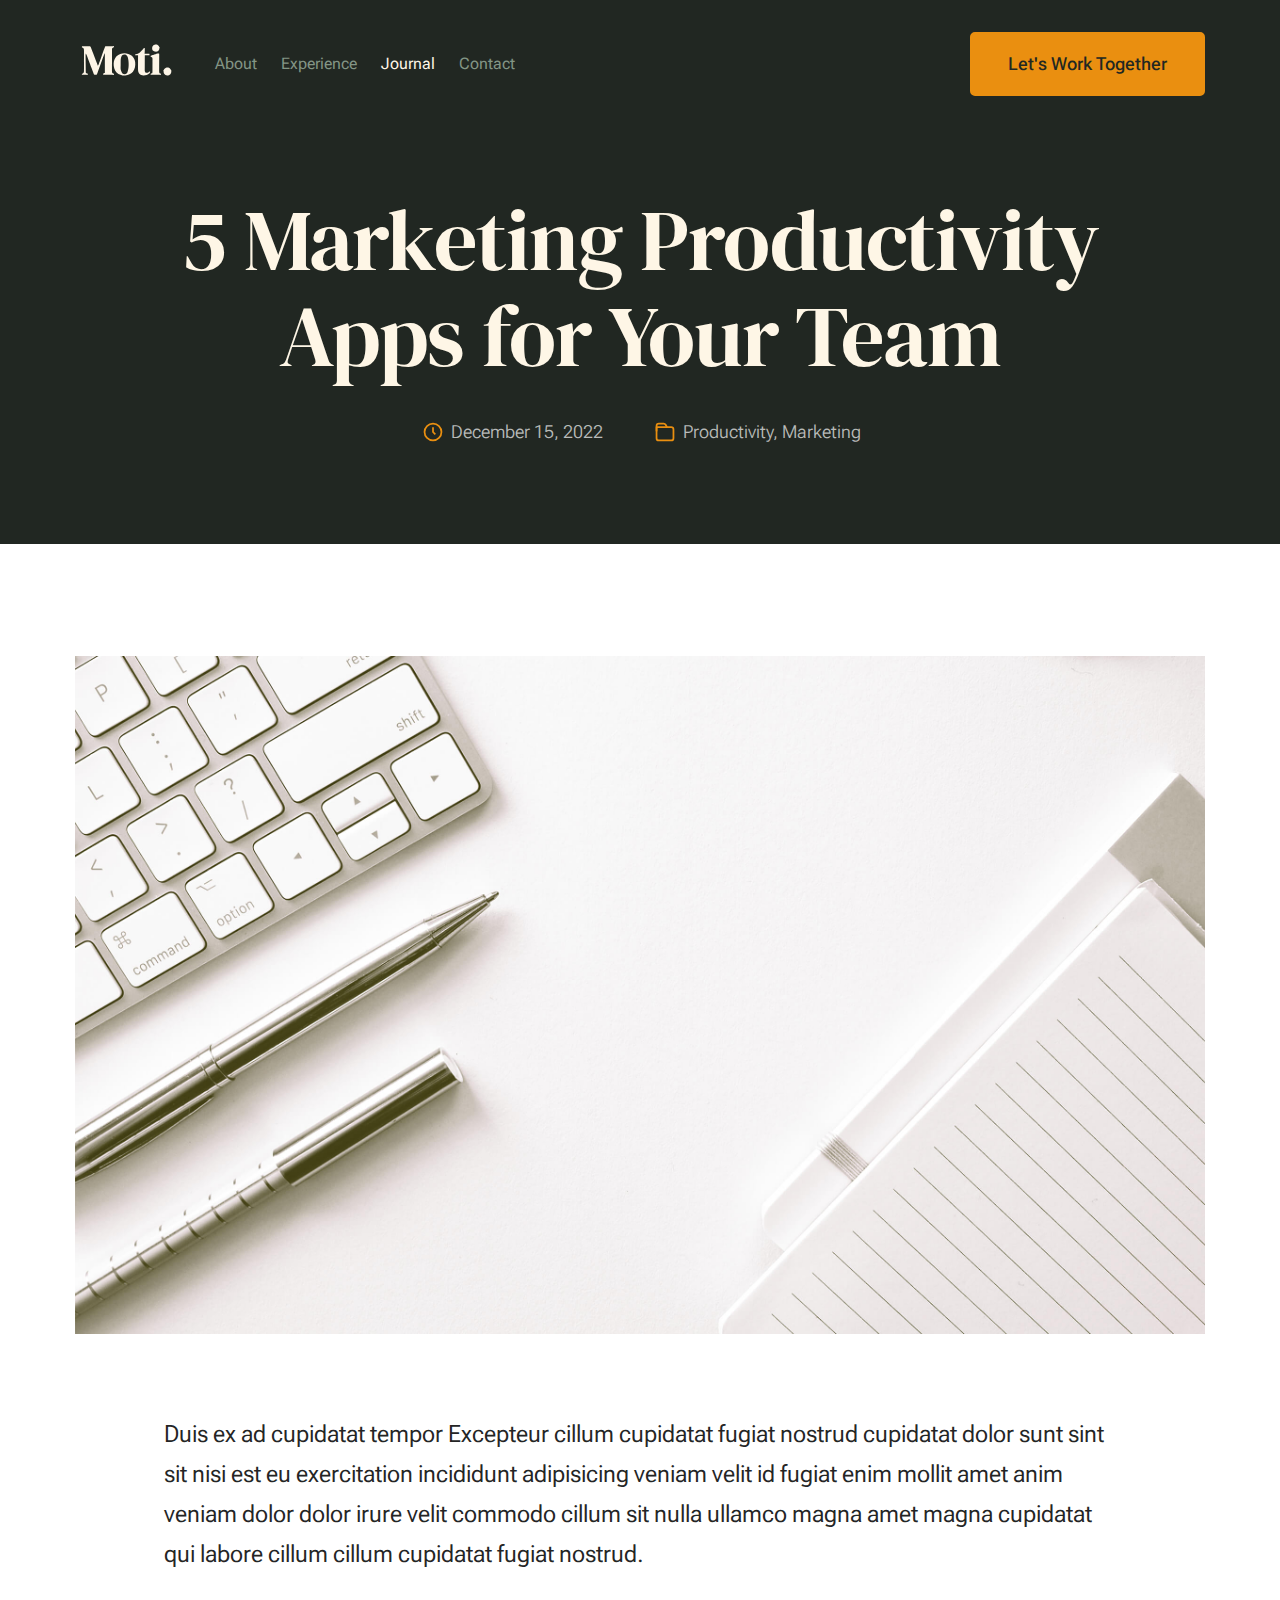
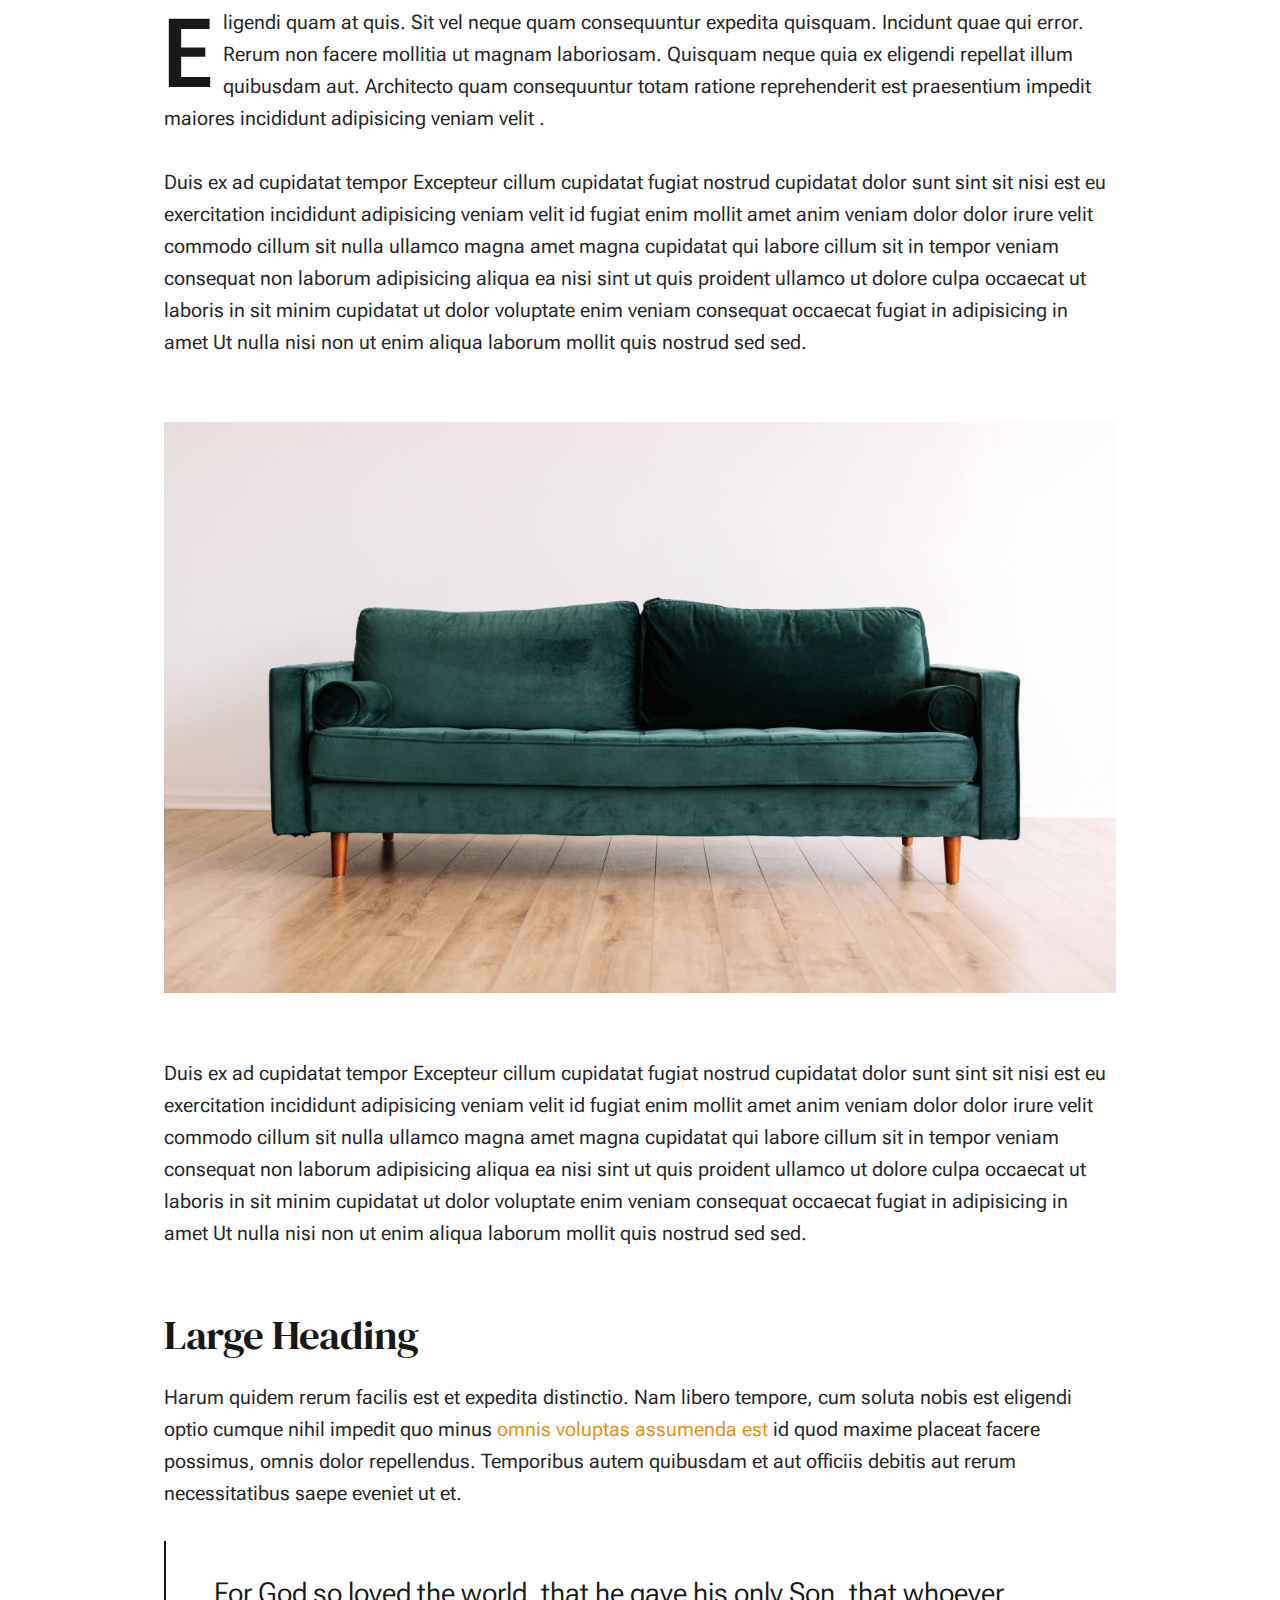
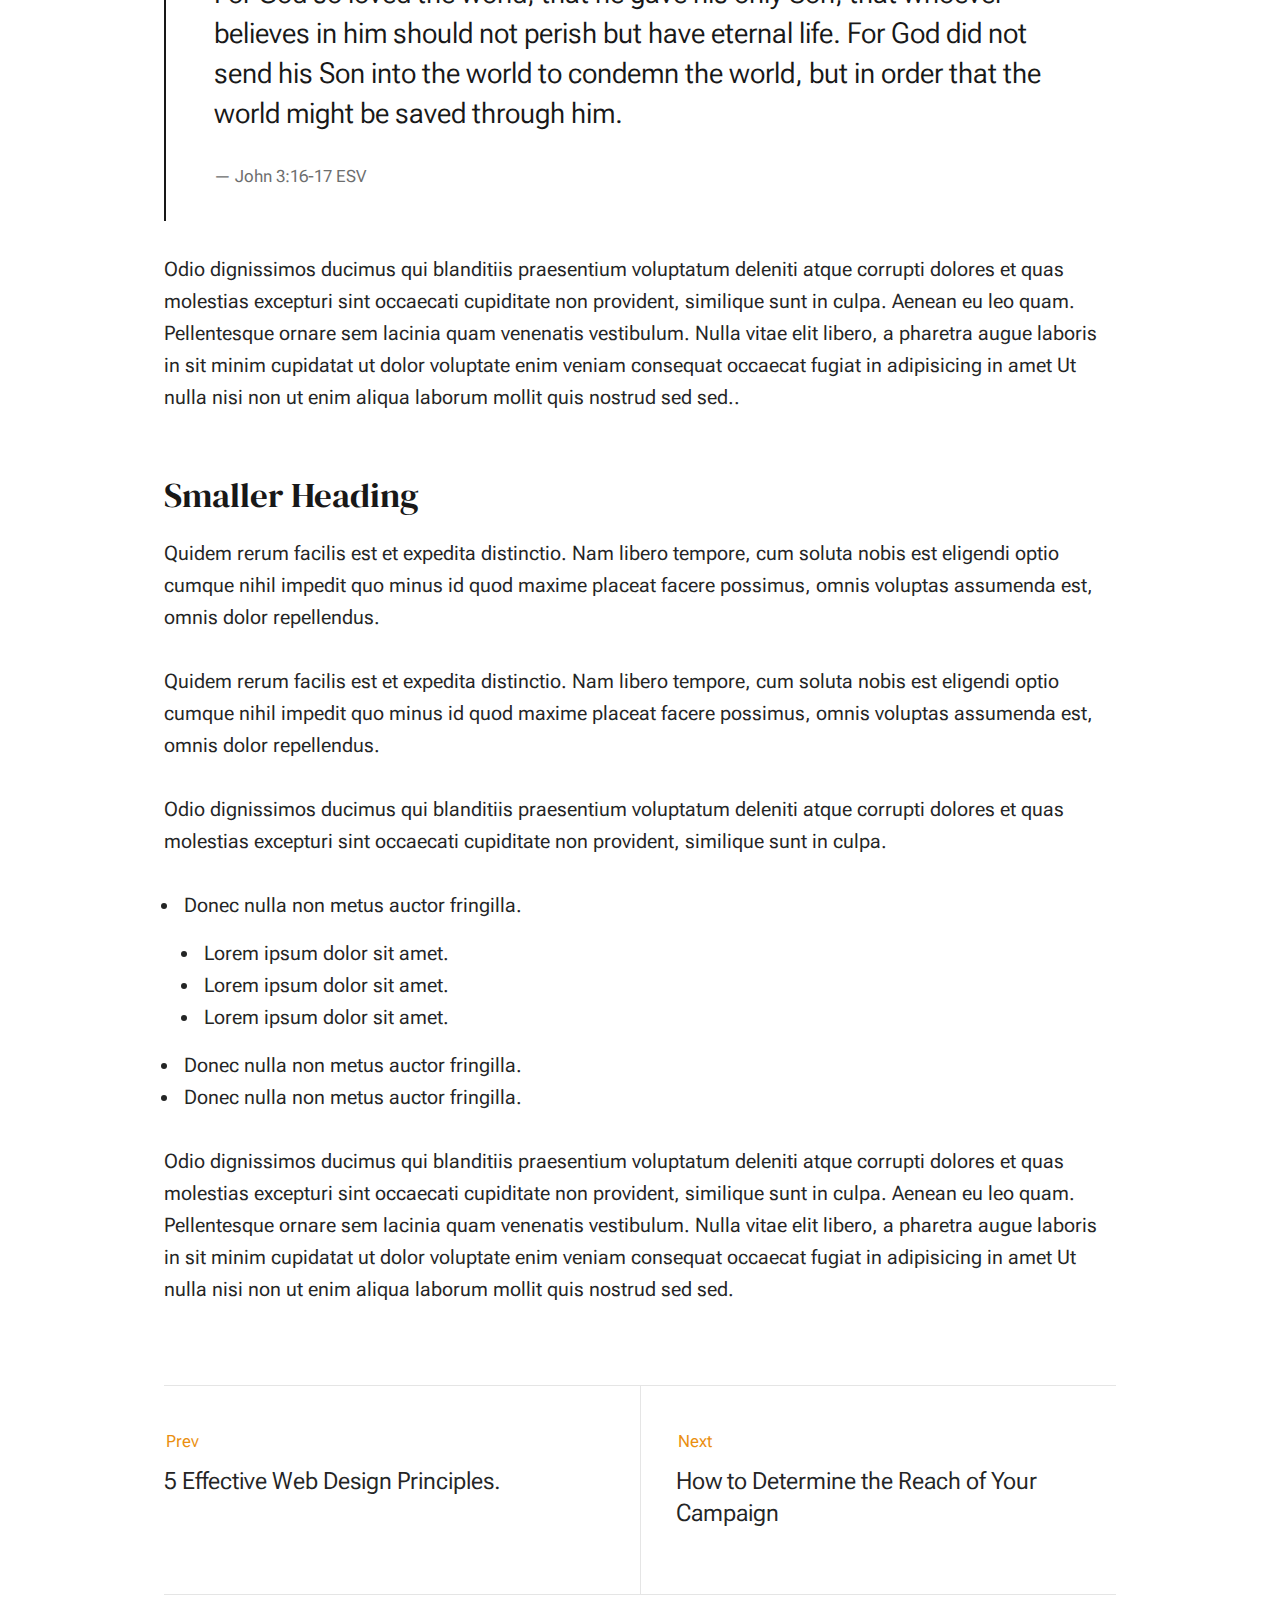
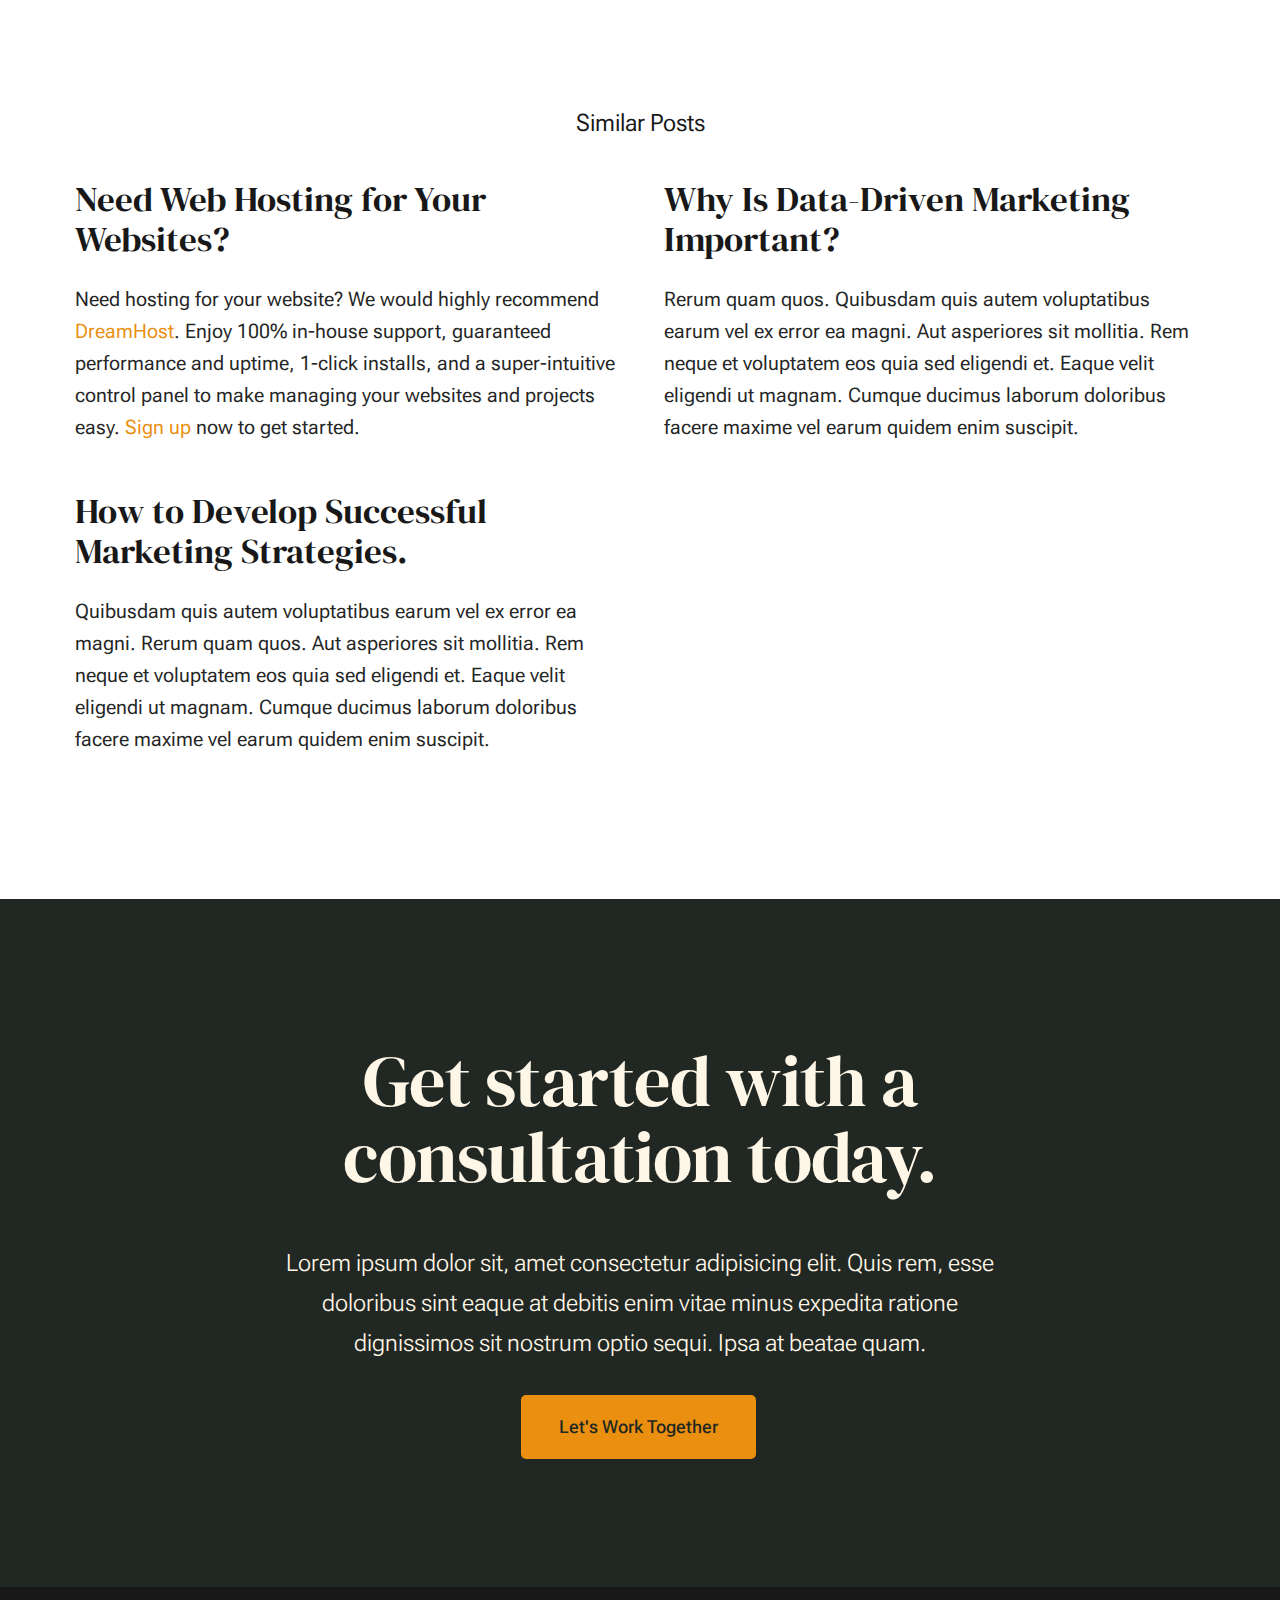
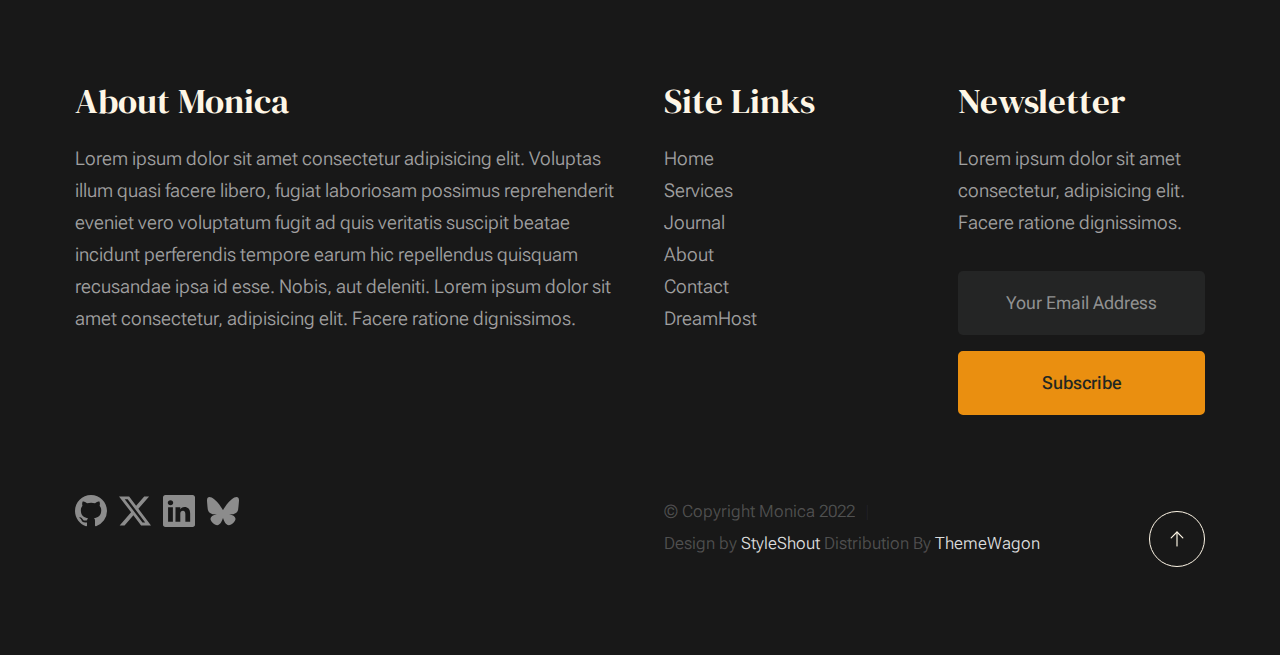
<file: single.html>
<!DOCTYPE html>
<html lang="en" class="no-js" >
<head>

    <!--- basic page needs
    ================================================== -->
    <meta charset="utf-8">
    <meta name="viewport" content="width=device-width, initial-scale=1">
    <title>Single - Monica</title>

    <script>
        document.documentElement.classList.remove('no-js');
        document.documentElement.classList.add('js');
    </script>

    <!-- CSS
    ================================================== -->
    <link rel="stylesheet" href="css/vendor.css">
    <link rel="stylesheet" href="css/styles.css">

    <!-- favicons
    ================================================== -->
    <link rel="apple-touch-icon" sizes="180x180" href="favicon/apple-touch-icon.png">
    <link rel="icon" type="image/png" sizes="32x32" href="favicon/favicon-32x32.png">
    <link rel="icon" type="image/png" sizes="16x16" href="favicon/favicon-16x16.png">
    <link rel="manifest" href="favicon/site.webmanifest">

</head>


<body id="top">


    <!-- preloader
    ================================================== -->
    <div id="preloader">
        <div id="loader" class="dots-fade">
            <div></div>
            <div></div>
            <div></div>
        </div>
    </div>


    <!-- page wrap
    ================================================== -->
    <div id="page" class="s-pagewrap">


        <!-- # site header 
        ================================================== -->
        <header class="s-header">

            <div class="row s-header__inner width-sixteen-col">

                <div class="s-header__block">
                    <div class="s-header__logo">
                        <a class="logo" href="index.html">
                            <img src="images/logo-mw.svg" alt="Homepage">
                        </a>
                    </div>

                    <a class="s-header__menu-toggle" href="#0"><span>Menu</span></a>
                </div> <!-- end s-header__block -->

                <nav class="s-header__nav">    
                    <ul class="s-header__menu-links">
                        <li><a href="about.html">About</a></li>
                        <li><a href="experience.html">Experience</a></li>
                        <li class="current"><a href="blog.html">Journal</a></li>
                        <li><a href="contact.html">Contact</a></li>
                    </ul> <!-- s-header__menu-links -->

                    <div class="s-header__contact">
                        <a href="contact.html" class="btn btn--primary s-header__contact-btn">Let's Work Together</a>
                        
                    </div> <!-- s-header__contact -->    
                </nav> <!-- end s-header__nav -->

            </div> <!-- end s-header__inner -->

        </header> <!-- end s-header -->


        <!-- # site main content
        ================================================== -->
        <article id="content" class="s-content entry">

            <div class="s-pageheader entry__header">
                <div class="row">
                    <div class="column xl-12">

                        <h1 class="entry__title">
                            5 Marketing Productivity Apps for Your Team
                        </h1> <!-- end entry__title -->

                        <div class="entry__meta">
                            <div class="entry__meta-date">
                                <svg width="24" height="24" fill="none" viewBox="0 0 24 24">
                                    <circle cx="12" cy="12" r="7.25" stroke="currentColor" stroke-width="1.5"></circle>
                                    <path stroke="currentColor" stroke-width="1.5" d="M12 8V12L14 14"></path>
                                </svg>
                                December 15, 2022 
                            </div>
                            <div class="entry__meta-cat">
                                <svg width="24" height="24" fill="none" viewBox="0 0 24 24">
                                    <path stroke="currentColor" stroke-linecap="round" stroke-linejoin="round" stroke-width="1.5" d="M19.25 17.25V9.75C19.25 8.64543 18.3546 7.75 17.25 7.75H4.75V17.25C4.75 18.3546 5.64543 19.25 6.75 19.25H17.25C18.3546 19.25 19.25 18.3546 19.25 17.25Z"></path>
                                    <path stroke="currentColor" stroke-linecap="round" stroke-linejoin="round" stroke-width="1.5" d="M13.5 7.5L12.5685 5.7923C12.2181 5.14977 11.5446 4.75 10.8127 4.75H6.75C5.64543 4.75 4.75 5.64543 4.75 6.75V11"></path>
                                </svg>                                      
                                <span class="cat-links">
                                    <a href="blog.html">Productivity</a>
                                    <a href="blog.html">Marketing</a>
                                </span>
                            </div>
                        </div> <!-- end entry__meta -->

                    </div>
                </div>
            </div> <!-- end entry__header --> 

            <div class="s-pagecontent entry__content">

                <div class="row entry__media">
                    <div class="column xl-12">
                        <figure class="featured-image">
                            <img src="images/thumbs/single/standard-1200.jpg" 
                                 srcset="images/thumbs/single/standard-2400.jpg 2400w, 
                                         images/thumbs/single/standard-1200.jpg 1200w, 
                                         images/thumbs/single/standard-600.jpg 600w" sizes="(max-width: 2400px) 100vw, 2400px" alt="">
                        </figure>
                    </div>
                </div> <!-- end entry__media -->

                <div class="row entry__primary width-narrower">
                    <div class="column xl-12"> 

                            <p class="lead">
                            Duis ex ad cupidatat tempor Excepteur cillum cupidatat fugiat nostrud cupidatat dolor 
                            sunt sint sit nisi est eu exercitation incididunt adipisicing veniam velit id fugiat 
                            enim mollit amet anim veniam dolor dolor irure velit commodo cillum sit nulla ullamco 
                            magna amet magna cupidatat qui labore cillum cillum cupidatat fugiat nostrud. </p> 

                            <p class="drop-cap">
                            Eligendi quam at quis. Sit vel neque quam consequuntur expedita quisquam. Incidunt quae 
                            qui error. Rerum non facere mollitia ut magnam laboriosam. Quisquam neque quia ex eligendi 
                            repellat illum quibusdam aut. Architecto quam consequuntur totam ratione reprehenderit est 
                            praesentium impedit maiores incididunt adipisicing veniam velit .
                            </p>
    
                            <p>
                            Duis ex ad cupidatat tempor Excepteur cillum cupidatat fugiat nostrud cupidatat dolor 
                            sunt sint sit nisi est eu exercitation incididunt adipisicing veniam velit id fugiat 
                            enim mollit amet anim veniam dolor dolor irure velit commodo cillum sit nulla ullamco 
                            magna amet magna cupidatat qui labore cillum sit in tempor veniam consequat non laborum 
                            adipisicing aliqua ea nisi sint ut quis proident ullamco ut dolore culpa occaecat ut 
                            laboris in sit minim cupidatat ut dolor voluptate enim veniam consequat occaecat fugiat 
                            in adipisicing in amet Ut nulla nisi non ut enim aliqua laborum mollit quis nostrud sed sed.
                            </p>
            
                            <figure class="alignwide">
                                <img src="images/sample-1200.jpg" 
                                     srcset="images/sample-2400.jpg 2400w, 
                                             images/sample-1200.jpg 1200w, 
                                             images/sample-600.jpg 600w" sizes="(max-width: 2400px) 100vw, 2400px" alt="">
                            </figure>
    
                            <p>
                            Duis ex ad cupidatat tempor Excepteur cillum cupidatat fugiat nostrud cupidatat dolor 
                            sunt sint sit nisi est eu exercitation incididunt adipisicing veniam velit id fugiat 
                            enim mollit amet anim veniam dolor dolor irure velit commodo cillum sit nulla ullamco 
                            magna amet magna cupidatat qui labore cillum sit in tempor veniam consequat non laborum 
                            adipisicing aliqua ea nisi sint ut quis proident ullamco ut dolore culpa occaecat ut 
                            laboris in sit minim cupidatat ut dolor voluptate enim veniam consequat occaecat fugiat 
                            in adipisicing in amet Ut nulla nisi non ut enim aliqua laborum mollit quis nostrud sed sed.
                            </p>
    
                            <h2>Large Heading</h2>
        
                            <p>
                            Harum quidem rerum facilis est et expedita distinctio. Nam libero tempore, cum soluta 
                            nobis est eligendi optio cumque nihil impedit quo minus <a href="http://#">omnis voluptas assumenda est</a> 
                            id quod maxime placeat facere possimus, omnis dolor repellendus. Temporibus autem quibusdam et 
                            aut officiis debitis aut rerum necessitatibus saepe eveniet ut et.</p>
    
                            <blockquote>
                                <p>
                                For God so loved the world, that he gave his only Son, that whoever believes in 
                                him should not perish but have eternal life. For God did not send his Son into 
                                the world to condemn the world, but in order that the world might be 
                                saved through him.
                                </p>
                                <cite>John 3:16-17 ESV</cite>
                            </blockquote>
    
                            <p>
                            Odio dignissimos ducimus qui blanditiis praesentium voluptatum deleniti atque corrupti dolores 
                            et quas molestias excepturi sint occaecati cupiditate non provident, similique sunt in culpa. 
                            Aenean eu leo quam. Pellentesque ornare sem lacinia quam venenatis vestibulum. Nulla vitae elit 
                            libero, a pharetra augue laboris in sit minim cupidatat ut dolor voluptate enim veniam consequat 
                            occaecat fugiat in adipisicing in amet Ut nulla nisi non ut enim aliqua laborum mollit quis nostrud sed sed..</p>
    
                            <h3>Smaller Heading</h3>
    
                            <p>
                            Quidem rerum facilis est et expedita distinctio. Nam libero tempore, cum soluta nobis est 
                            eligendi optio cumque nihil impedit quo minus id quod maxime placeat facere possimus, omnis voluptas 
                            assumenda est, omnis dolor repellendus.
                            </p>
    
                            <p>
                            Quidem rerum facilis est et expedita distinctio. Nam libero tempore, cum soluta nobis est 
                            eligendi optio cumque nihil impedit quo minus id quod maxime placeat facere possimus, omnis voluptas 
                            assumenda est, omnis dolor repellendus.
                            </p>
                                    
                            <p>
                            Odio dignissimos ducimus qui blanditiis praesentium voluptatum deleniti atque corrupti dolores et 
                            quas molestias excepturi sint occaecati cupiditate non provident, similique sunt in culpa.</p>
    
                            <ul>
                                <li>Donec nulla non metus auctor fringilla.
                                    <ul>
                                        <li>Lorem ipsum dolor sit amet.</li>
                                        <li>Lorem ipsum dolor sit amet.</li>
                                        <li>Lorem ipsum dolor sit amet.</li>
                                    </ul>
                                </li>
                                <li>Donec nulla non metus auctor fringilla.</li>
                                <li>Donec nulla non metus auctor fringilla.</li>
                            </ul>
    
                            <p>
                            Odio dignissimos ducimus qui blanditiis praesentium voluptatum deleniti atque corrupti dolores et quas 
                            molestias excepturi sint occaecati cupiditate non provident, similique sunt in culpa. Aenean eu leo quam. 
                            Pellentesque ornare sem lacinia quam venenatis vestibulum. Nulla vitae elit libero, a pharetra augue 
                            laboris in sit minim cupidatat ut dolor voluptate enim veniam consequat occaecat fugiat in adipisicing 
                            in amet Ut nulla nisi non ut enim aliqua laborum mollit quis nostrud sed sed.
                            </p>        

                            <div class="post-nav">
                                <div class="post-nav__prev">
                                    <a href="single-standard.html" rel="prev">
                                        <span>Prev</span>
                                        5 Effective Web Design Principles. 
                                    </a>
                                </div>
                                <div class="post-nav__next">
                                    <a href="single-standard.html" rel="next">
                                        <span>Next</span>
                                        How to Determine the Reach of Your Campaign
                                    </a>
                                </div>
                            </div> <!-- end post-nav -->                                                   
                   
                    </div> <!-- end column-->
                </div> <!-- end entry__primary -->    
                
                <div class="row related-posts">
                    <div class="column xl-12">

                        <h4 class="text-center">Similar Posts</h4>

                        <div class="grid-list-items">
                
                            <div class="grid-list-items__item blog-card">
                                <div class="blog-card__header">
                                    <h3 class="blog-card__title"><a href="https://www.dreamhost.com/r.cgi?287326">Need Web Hosting for Your Websites?</a></h3>
                                </div>
                                <div class="blog-card__text">
                                    <p>
                                    Need hosting for your website? We would highly recommend <a href="https://www.dreamhost.com/r.cgi?287326">DreamHost</a>.
                                    Enjoy 100% in-house support, guaranteed performance and uptime, 1-click installs, and a super-intuitive control 
                                    panel to make managing your websites and projects easy. <a href="https://www.dreamhost.com/r.cgi?287326">Sign up</a> now to get started.
                                    </p>
                                </div>
                            </div> <!-- end blog-card -->
                            <div class="grid-list-items__item blog-card">
                                <div class="blog-card__header">
                                    <h3 class="blog-card__title"><a href="single.html">Why Is Data-Driven Marketing Important?</a></h3>
                                </div>
                                <div class="blog-card__text">
                                    <p>
                                    Rerum quam quos. Quibusdam quis autem voluptatibus earum vel ex error ea magni. Aut asperiores 
                                    sit mollitia. Rem neque et voluptatem eos quia sed eligendi et. Eaque velit eligendi ut 
                                    magnam. Cumque ducimus laborum doloribus facere maxime vel earum quidem enim suscipit.
                                    </p>
                                </div>
                            </div> <!-- end blog-card -->
                            <div class="grid-list-items__item blog-card">
                                <div class="blog-card__header">
                                    <h3 class="blog-card__title"><a href="single.html">How to Develop Successful Marketing Strategies.</a></h3>
                                </div>
                                <div class="blog-card__text">
                                    <p>
                                    Quibusdam quis autem voluptatibus earum vel ex error ea magni. Rerum quam quos. Aut asperiores 
                                    sit mollitia. Rem neque et voluptatem eos quia sed eligendi et. Eaque velit eligendi ut 
                                    magnam. Cumque ducimus laborum doloribus facere maxime vel earum quidem enim suscipit.
                                    </p>
                                </div>
                            </div> <!-- end blog card -->
                        
                        </div> <!-- end grid-list-items -->
                          
                    </div> <!-- end column -->
                </div> <!-- end related-posts --> 

            </div> <!-- end entry__content -->

        </article> <!-- s-content entry-->
        

        <!-- # cta
        ================================================== -->
        <section id="cta" class="s-cta">

            <div class="row row-x-center text-center">
                <div class="column xl-8 lg-12">

                    <div class="s-cta__content">
                        <h2 class="text-display-title">
                        Get started with a consultation today.
                        </h2>
                        <p class="lead">
                        Lorem ipsum dolor sit, amet consectetur adipisicing elit. Quis rem, esse doloribus sint eaque at debitis enim vitae minus expedita ratione dignissimos sit nostrum optio sequi. Ipsa at beatae quam.
                        </p>
                        <a href="contact.html" class="btn btn--primary">Let's Work Together</a>
                    </div>

                </div>
            </div>

        </section> <!-- end s-cta -->


        <!-- # footer 
        ================================================== -->
        <footer class="s-footer">
            <div class="row s-footer__content">
                <div class="column xl-6 lg-6 md-12 s-footer__block s-footer__about">                    
                    <h3>About Monica</h3>
                    <p>
                    Lorem ipsum dolor sit amet consectetur adipisicing elit. Voluptas illum quasi facere libero, 
                    fugiat laboriosam possimus reprehenderit eveniet vero voluptatum fugit ad quis veritatis suscipit beatae 
                    incidunt perferendis tempore earum hic repellendus quisquam recusandae ipsa id esse. Nobis, aut deleniti.
                    Lorem ipsum dolor sit amet consectetur, adipisicing elit. Facere ratione dignissimos.
                    </p>               
                </div>                
                <div class="column xl-3 lg-6 md-12 s-footer__block s-footer__site-links">
                    <h3>Site Links</h3>
                    <ul class="link-list">
                        <li><a href="index.html">Home</a></li>
                        <li><a href="services.html">Services</a></li>
                        <li><a href="blog.html">Journal</a></li>
                        <li><a href="about.html">About</a></li>
                        <li><a href="contact.html">Contact</a></li>
                        <li><a href="https://www.dreamhost.com/r.cgi?287326">DreamHost</a></li>
                    </ul>
                </div>
                <div class="column xl-3 lg-6 md-12 tab-12 s-footer__block s-footer__newsletter">
                    <h3>Newsletter</h3>

                    <p>
                    Lorem ipsum dolor sit amet consectetur, adipisicing elit. Facere ratione dignissimos.
                    </p>

                    <div class="subscribe-form">
                        <form id="mc-form" class="mc-form">
                            <input type="email" name="EMAIL" id="mce-EMAIL" class="u-fullwidth text-center" placeholder="Your Email Address" title="The domain portion of the email address is invalid (the portion after the @)." pattern="^([^\x00-\x20\x22\x28\x29\x2c\x2e\x3a-\x3c\x3e\x40\x5b-\x5d\x7f-\xff]+|\x22([^\x0d\x22\x5c\x80-\xff]|\x5c[\x00-\x7f])*\x22)(\x2e([^\x00-\x20\x22\x28\x29\x2c\x2e\x3a-\x3c\x3e\x40\x5b-\x5d\x7f-\xff]+|\x22([^\x0d\x22\x5c\x80-\xff]|\x5c[\x00-\x7f])*\x22))*\x40([^\x00-\x20\x22\x28\x29\x2c\x2e\x3a-\x3c\x3e\x40\x5b-\x5d\x7f-\xff]+|\x5b([^\x0d\x5b-\x5d\x80-\xff]|\x5c[\x00-\x7f])*\x5d)(\x2e([^\x00-\x20\x22\x28\x29\x2c\x2e\x3a-\x3c\x3e\x40\x5b-\x5d\x7f-\xff]+|\x5b([^\x0d\x5b-\x5d\x80-\xff]|\x5c[\x00-\x7f])*\x5d))*(\.\w{2,})+$" required>
                            <input type="submit" name="subscribe" value="Subscribe" class="btn btn--primary btn--small u-fullwidth">
                            <!-- Honeypot field to prevent spam -->
                            <div style="position: absolute; left: -5000px;" aria-hidden="true"><input type="text" name="b_695ab8efd19792a4bc69b7843_242b91f62a" tabindex="-1" value=""></div>
                            <div class="mc-status"></div>
                        </form>
                    </div>
                </div>
            </div>    
            
            <div class="row s-footer__bottom">
                <div class="column xl-6 lg-12">
                    <ul class="s-footer__social social-list">
                        <li>
                            <a href="https://github.com/MotiWolff">
                                <svg xmlns="http://www.w3.org/2000/svg" width="16" height="16" fill="currentColor" class="bi bi-github" viewBox="0 0 16 16">
                                    <path d="M8 0C3.58 0 0 3.58 0 8c0 3.54 2.29 6.53 5.47 7.59.4.07.55-.17.55-.38 0-.19-.01-.82-.01-1.49-2.01.37-2.53-.49-2.69-.94-.09-.23-.48-.94-.82-1.13-.28-.15-.68-.52-.01-.53.63-.01 1.08.58 1.23.82.72 1.21 1.87.87 2.33.66.07-.52.28-.87.51-1.07-1.78-.2-3.64-.89-3.64-3.95 0-.87.31-1.59.82-2.15-.08-.2-.36-1.02.08-2.12 0 0 .67-.21 2.2.82.64-.18 1.32-.27 2-.27s1.36.09 2 .27c1.53-1.04 2.2-.82 2.2-.82.44 1.1.16 1.92.08 2.12.51.56.82 1.27.82 2.15 0 3.07-1.87 3.75-3.65 3.95.29.25.54.73.54 1.48 0 1.07-.01 1.93-.01 2.2 0 .21.15.46.55.38A8.01 8.01 0 0 0 16 8c0-4.42-3.58-8-8-8"/>
                                </svg>
                                <span class="u-screen-reader-text">Github</span>
                            </a>
                        </li>
                        <li>
                            <a href="https://x.com/MotiWolff">
                                <svg xmlns="http://www.w3.org/2000/svg" width="16" height="16" fill="currentColor" class="bi bi-twitter-x" viewBox="0 0 16 16">
                                    <path d="M12.6.75h2.454l-5.36 6.142L16 15.25h-4.937l-3.867-5.07-4.425 5.07H.316l5.733-6.57L0 .75h5.063l3.495 4.633L12.601.75Zm-.86 13.028h1.36L4.323 2.145H2.865z"/>
                                </svg>
                                <span class="u-screen-reader-text">Twitter</span>
                            </a>
                        </li>
                        <li>
                            <a href="https://www.linkedin.com/in/mordechay-wolff-13b440180/">
                                <svg xmlns="http://www.w3.org/2000/svg" width="16" height="16" fill="currentColor" class="bi bi-linkedin" viewBox="0 0 16 16">
                                    <path d="M0 1.146C0 .513.526 0 1.175 0h13.65C15.474 0 16 .513 16 1.146v13.708c0 .633-.526 1.146-1.175 1.146H1.175C.526 16 0 15.487 0 14.854zm4.943 12.248V6.169H2.542v7.225zm-1.2-8.212c.837 0 1.358-.554 1.358-1.248-.015-.709-.52-1.248-1.342-1.248S2.4 3.226 2.4 3.934c0 .694.521 1.248 1.327 1.248zm4.908 8.212V9.359c0-.216.016-.432.08-.586.173-.431.568-.878 1.232-.878.869 0 1.216.662 1.216 1.634v3.865h2.401V9.25c0-2.22-1.184-3.252-2.764-3.252-1.274 0-1.845.7-2.165 1.193v.025h-.016l.016-.025V6.169h-2.4c.03.678 0 7.225 0 7.225z"/>
                                </svg>
                                <span class="u-screen-reader-text">LinkedIn</span>
                            </a>
                        </li>
                        <li>
                            <a href="https://bsky.app/profile/motiwolff.bsky.social">
                                <svg xmlns="http://www.w3.org/2000/svg" width="16" height="16" fill="currentColor" class="bi bi-bluesky" viewBox="0 0 16 16">
                                    <path d="M3.468 1.948C5.303 3.325 7.276 6.118 8 7.616c.725-1.498 2.698-4.29 4.532-5.668C13.855.955 16 .186 16 2.632c0 .489-.28 4.105-.444 4.692-.572 2.04-2.653 2.561-4.504 2.246 3.236.551 4.06 2.375 2.281 4.2-3.376 3.464-4.852-.87-5.23-1.98-.07-.204-.103-.3-.103-.218 0-.081-.033.014-.102.218-.379 1.11-1.855 5.444-5.231 1.98-1.778-1.825-.955-3.65 2.28-4.2-1.85.315-3.932-.205-4.503-2.246C.28 6.737 0 3.12 0 2.632 0 .186 2.145.955 3.468 1.948"/>
                                </svg>
                                <span class="u-screen-reader-text">Bluesky</span>
                            </a>
                        </li>
                    </ul> <!-- end s-footer__social -->
                </div>
                <div class="column xl-6 lg-12">
                    <p class="ss-copyright">
                        <span>© Copyright Monica 2022</span> 
                        <span>Design by <a href="https://www.styleshout.com/">StyleShout</a> Distribution By <a href="https://themewagon.com">ThemeWagon</a></span>
                    </p>
                </div>

                <div class="ss-go-top">
                    <a class="smoothscroll" title="Back to Top" href="#top">
                        <svg xmlns="http://www.w3.org/2000/svg" viewBox="0 0 24 24" width="36" height="36" fill="none" stroke="#ffffff" stroke-width="1" stroke-linecap="round" stroke-linejoin="round">&lt;!--!  Atomicons Free 1.00 by @atisalab License - https://atomicons.com/license/ (Icons: CC BY 4.0) Copyright 2021 Atomicons --&gt;<polyline points="17 11 12 6 7 11"></polyline><line x1="12" y1="18" x2="12" y2="6"></line></svg>
                    </a>
                </div> <!-- end ss-go-top -->
            </div>
            
        </footer> <!-- end s-footer -->

    </div> <!-- end page-wrap -->

    <!-- Java Script
    ================================================== -->
    <script src="js/plugins.js"></script>
    <script src="js/main.js"></script>

</body>
</html>
</file>
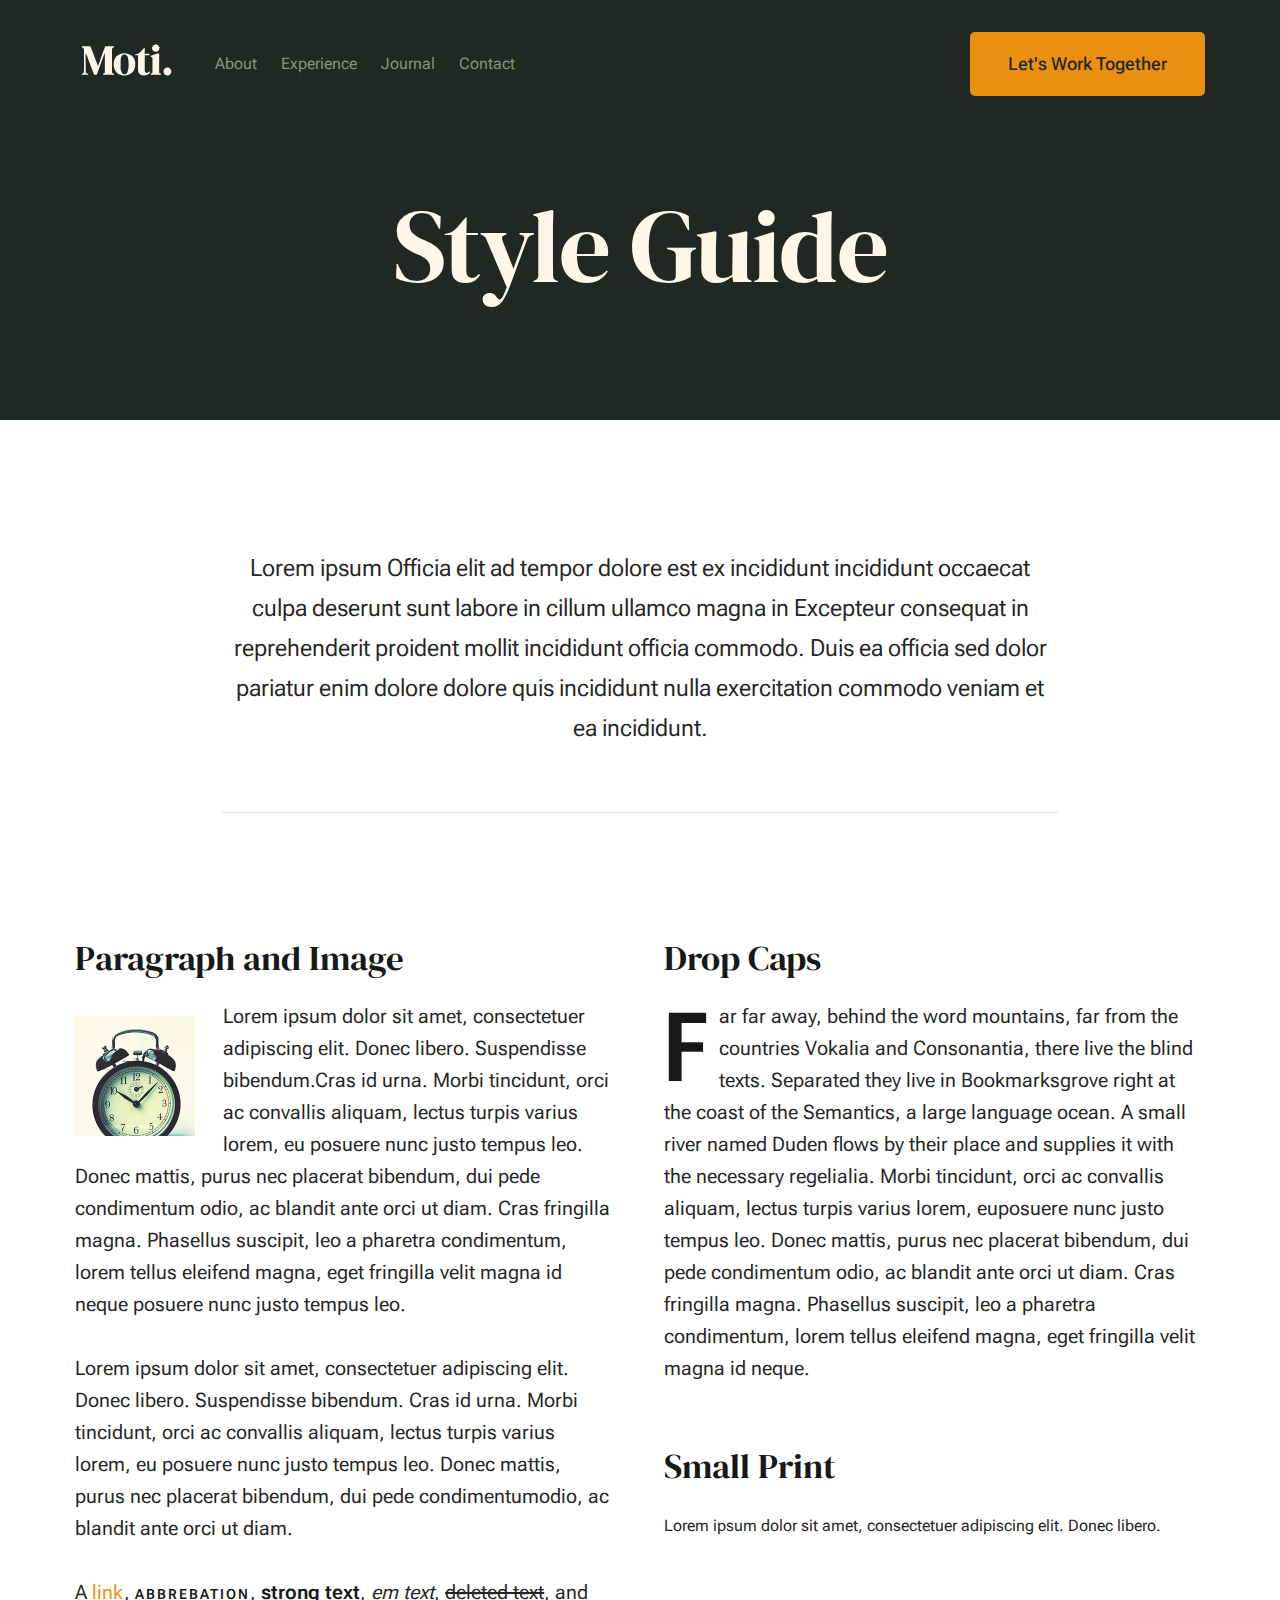
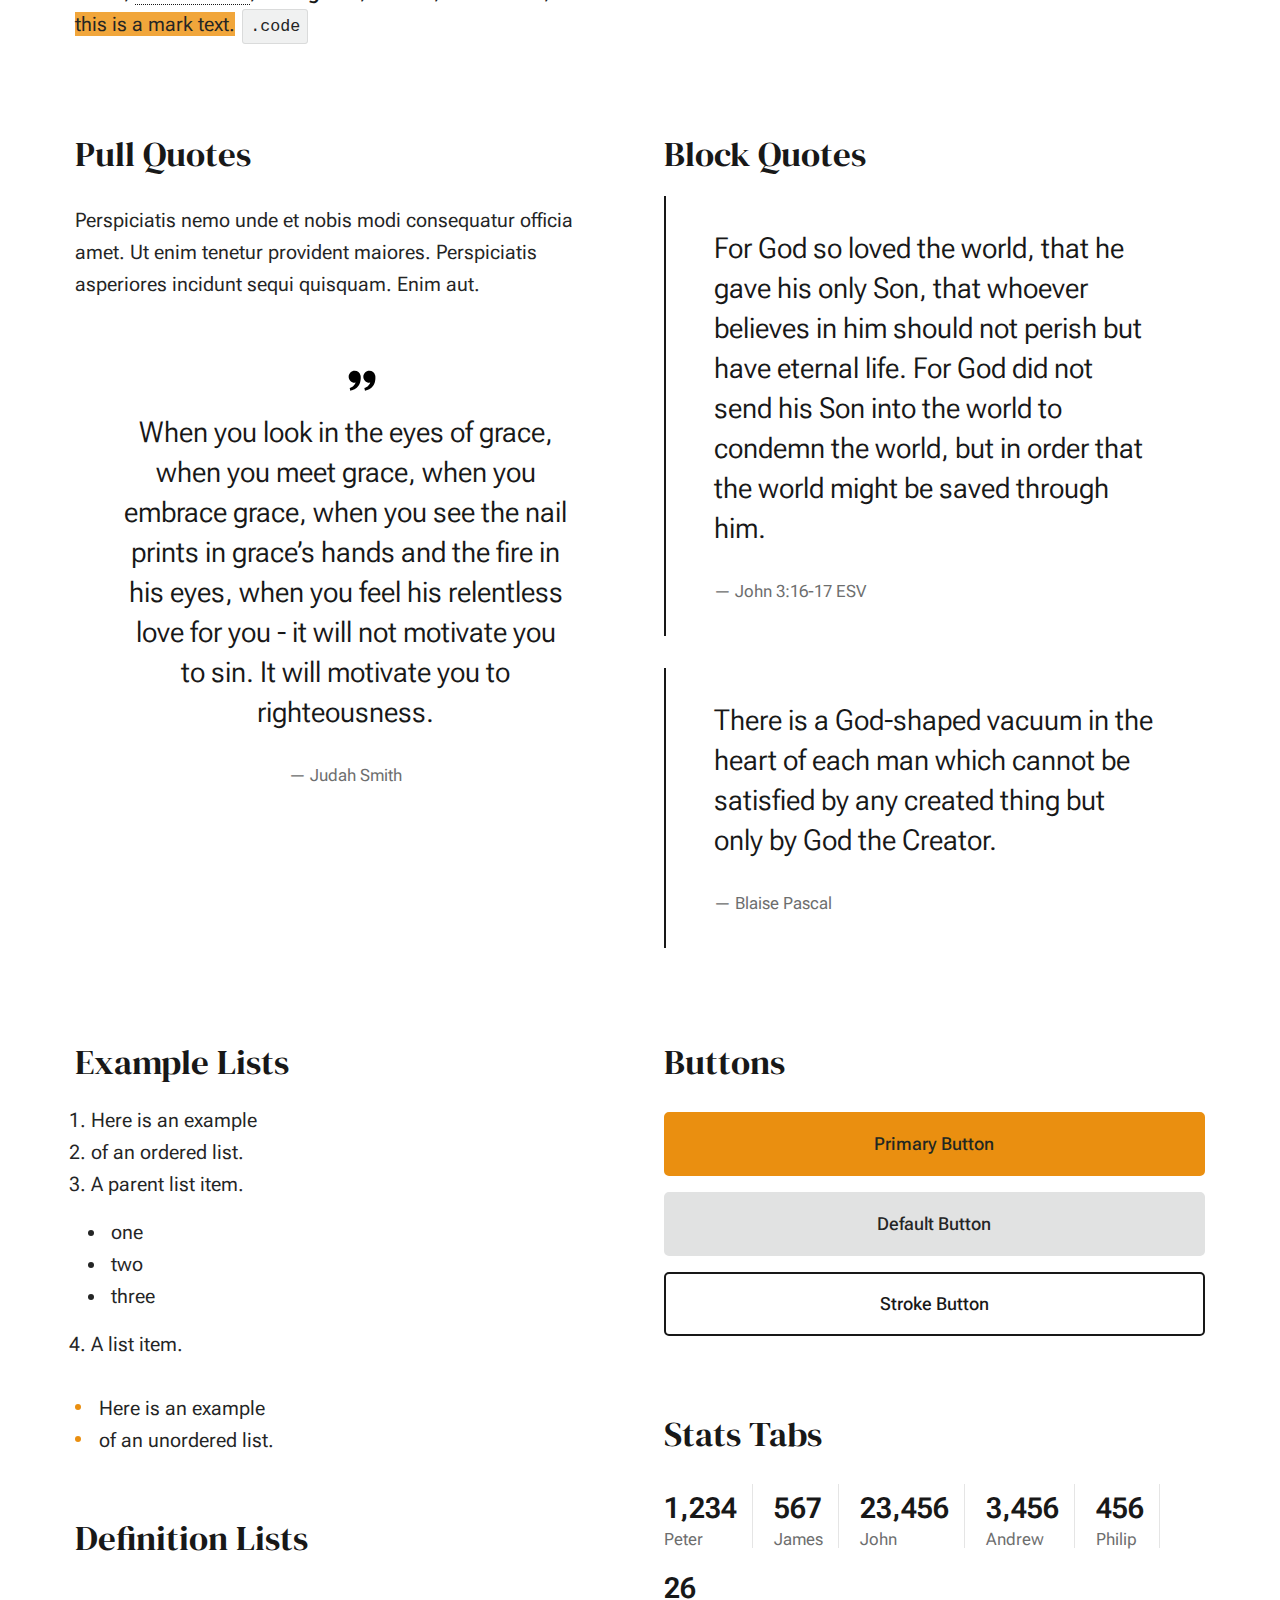
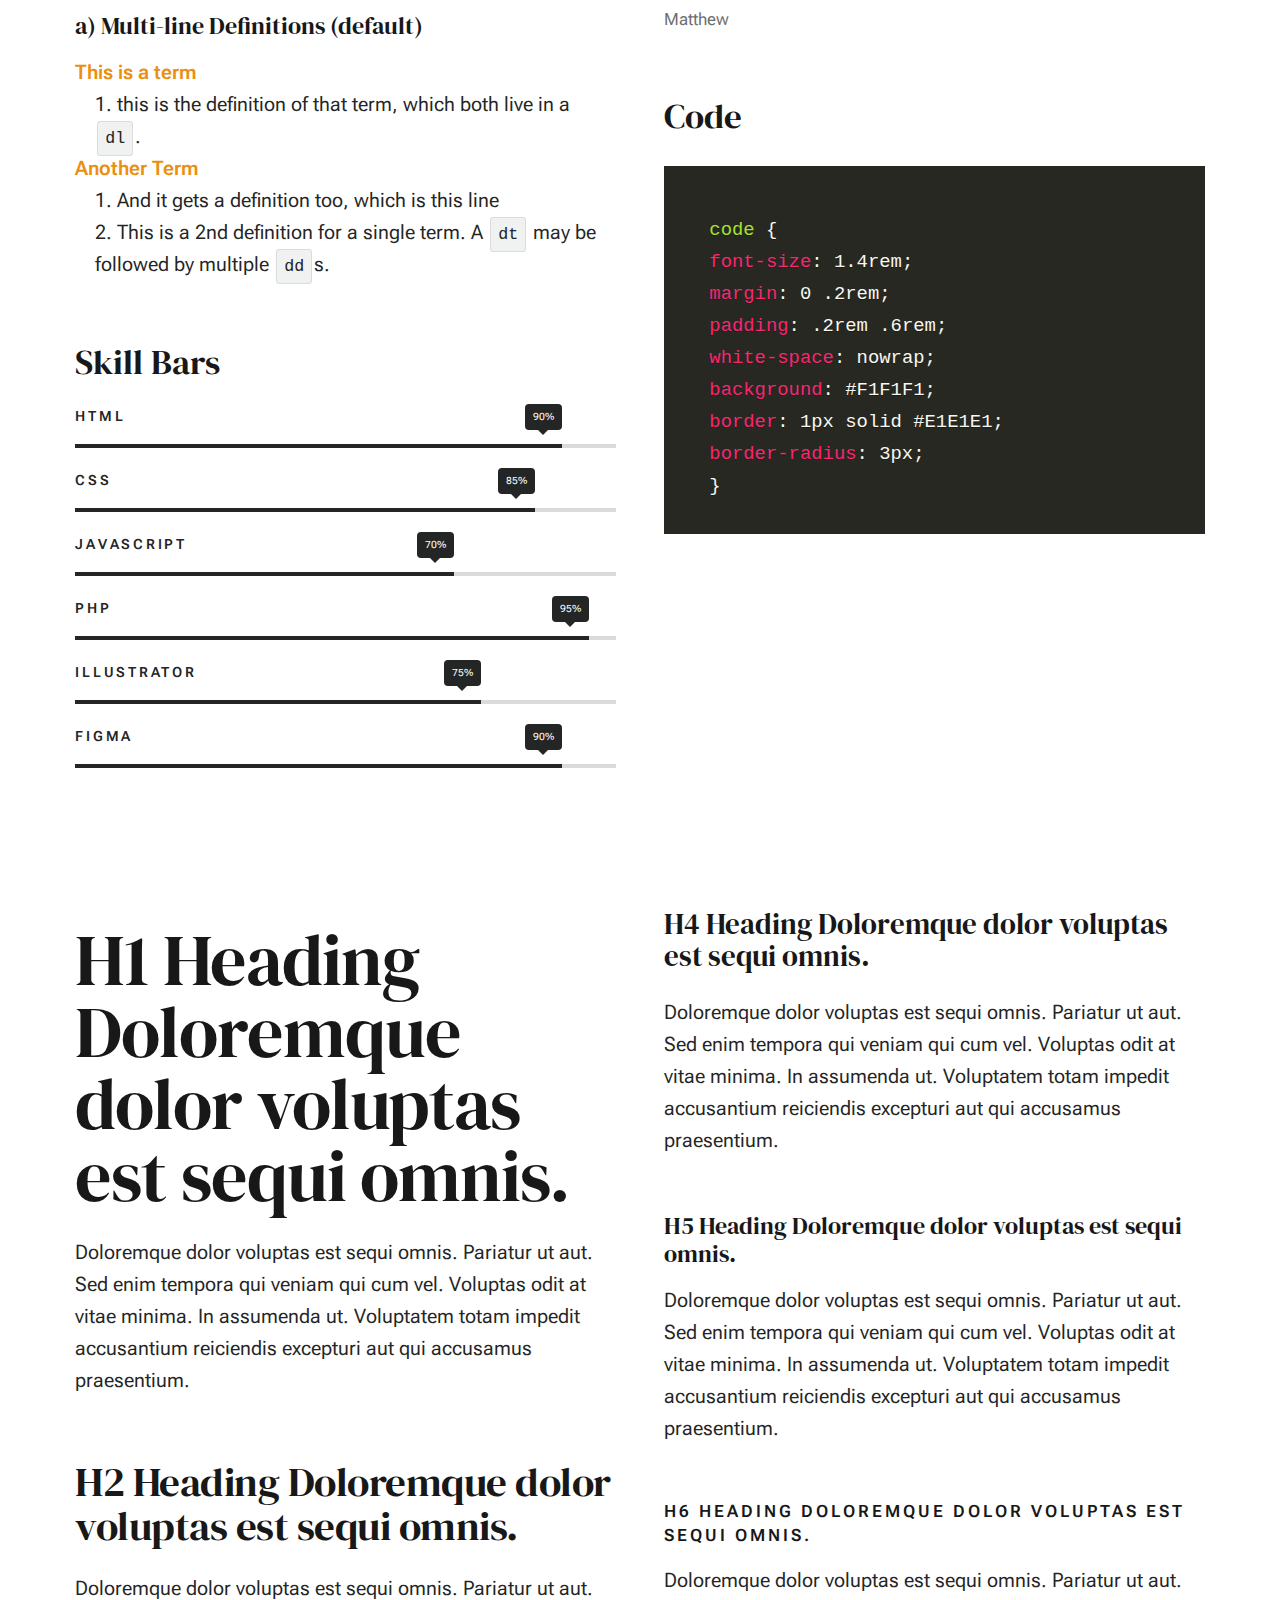
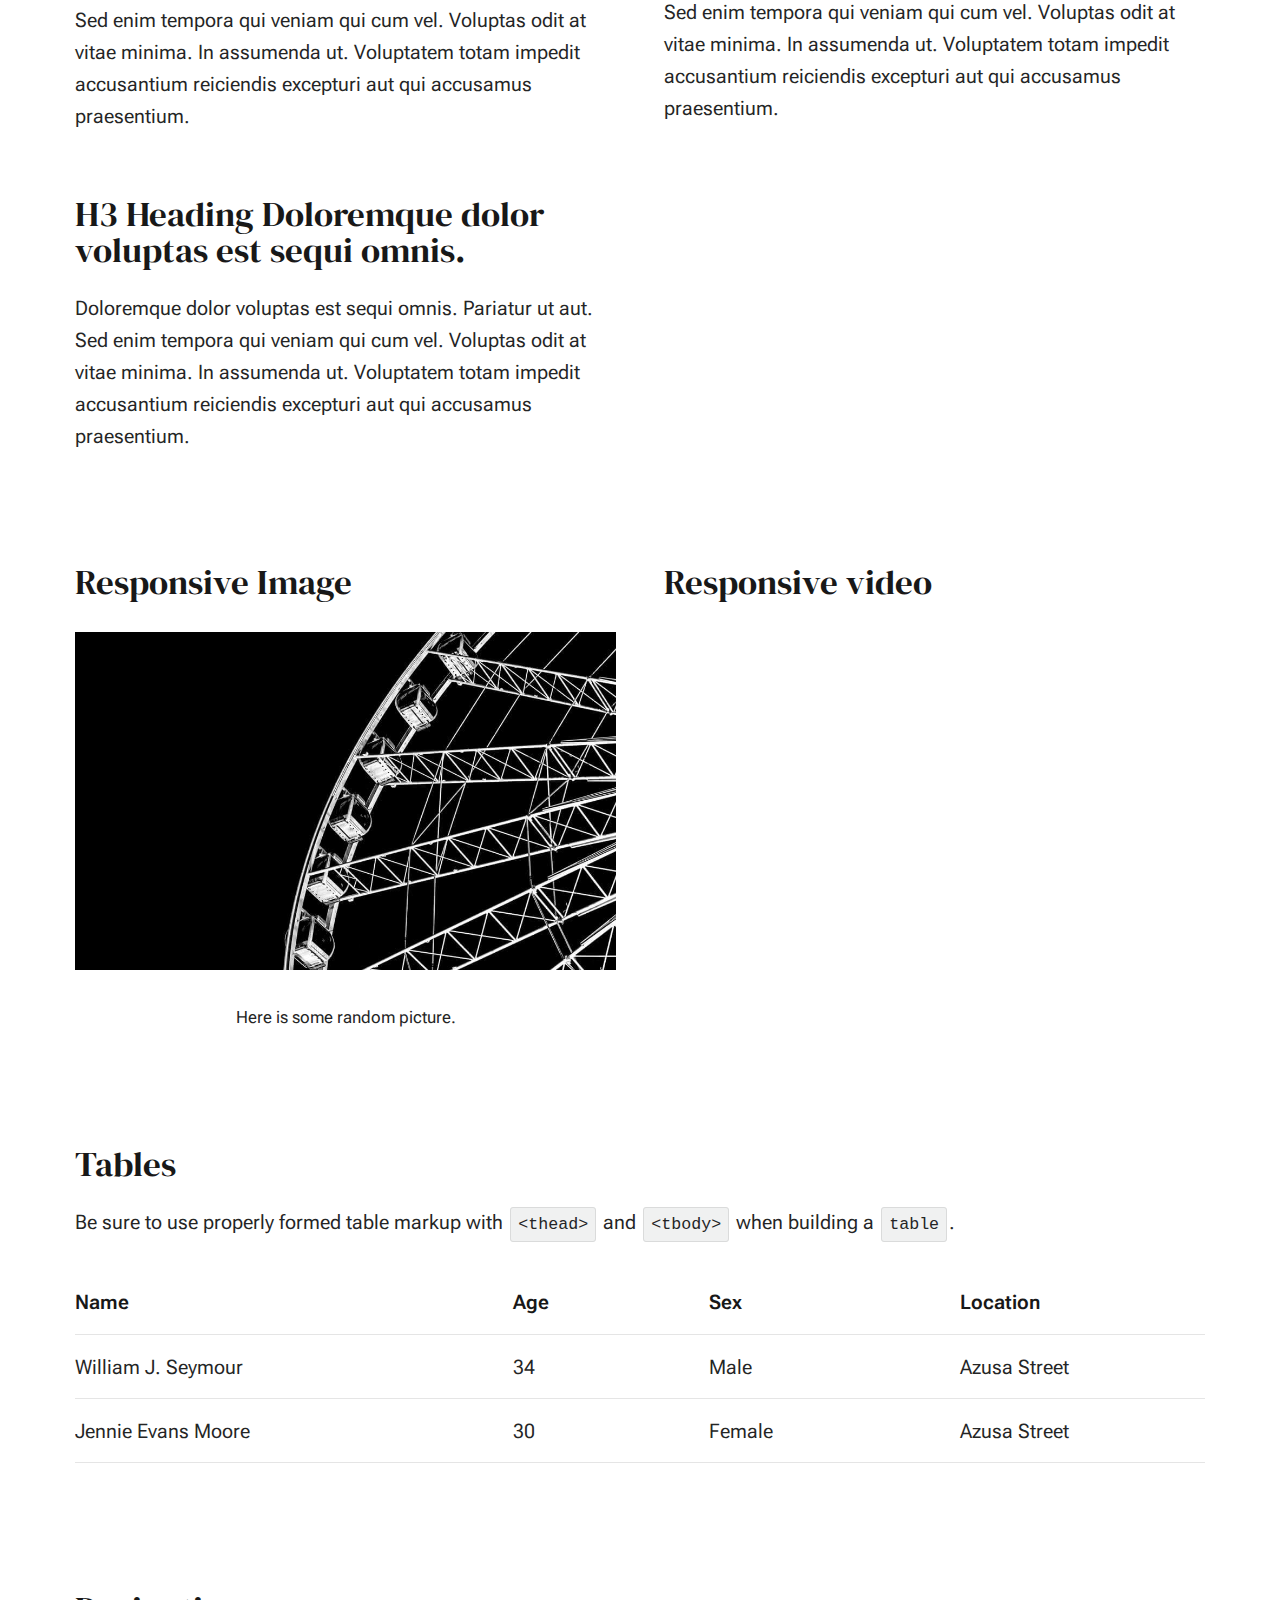
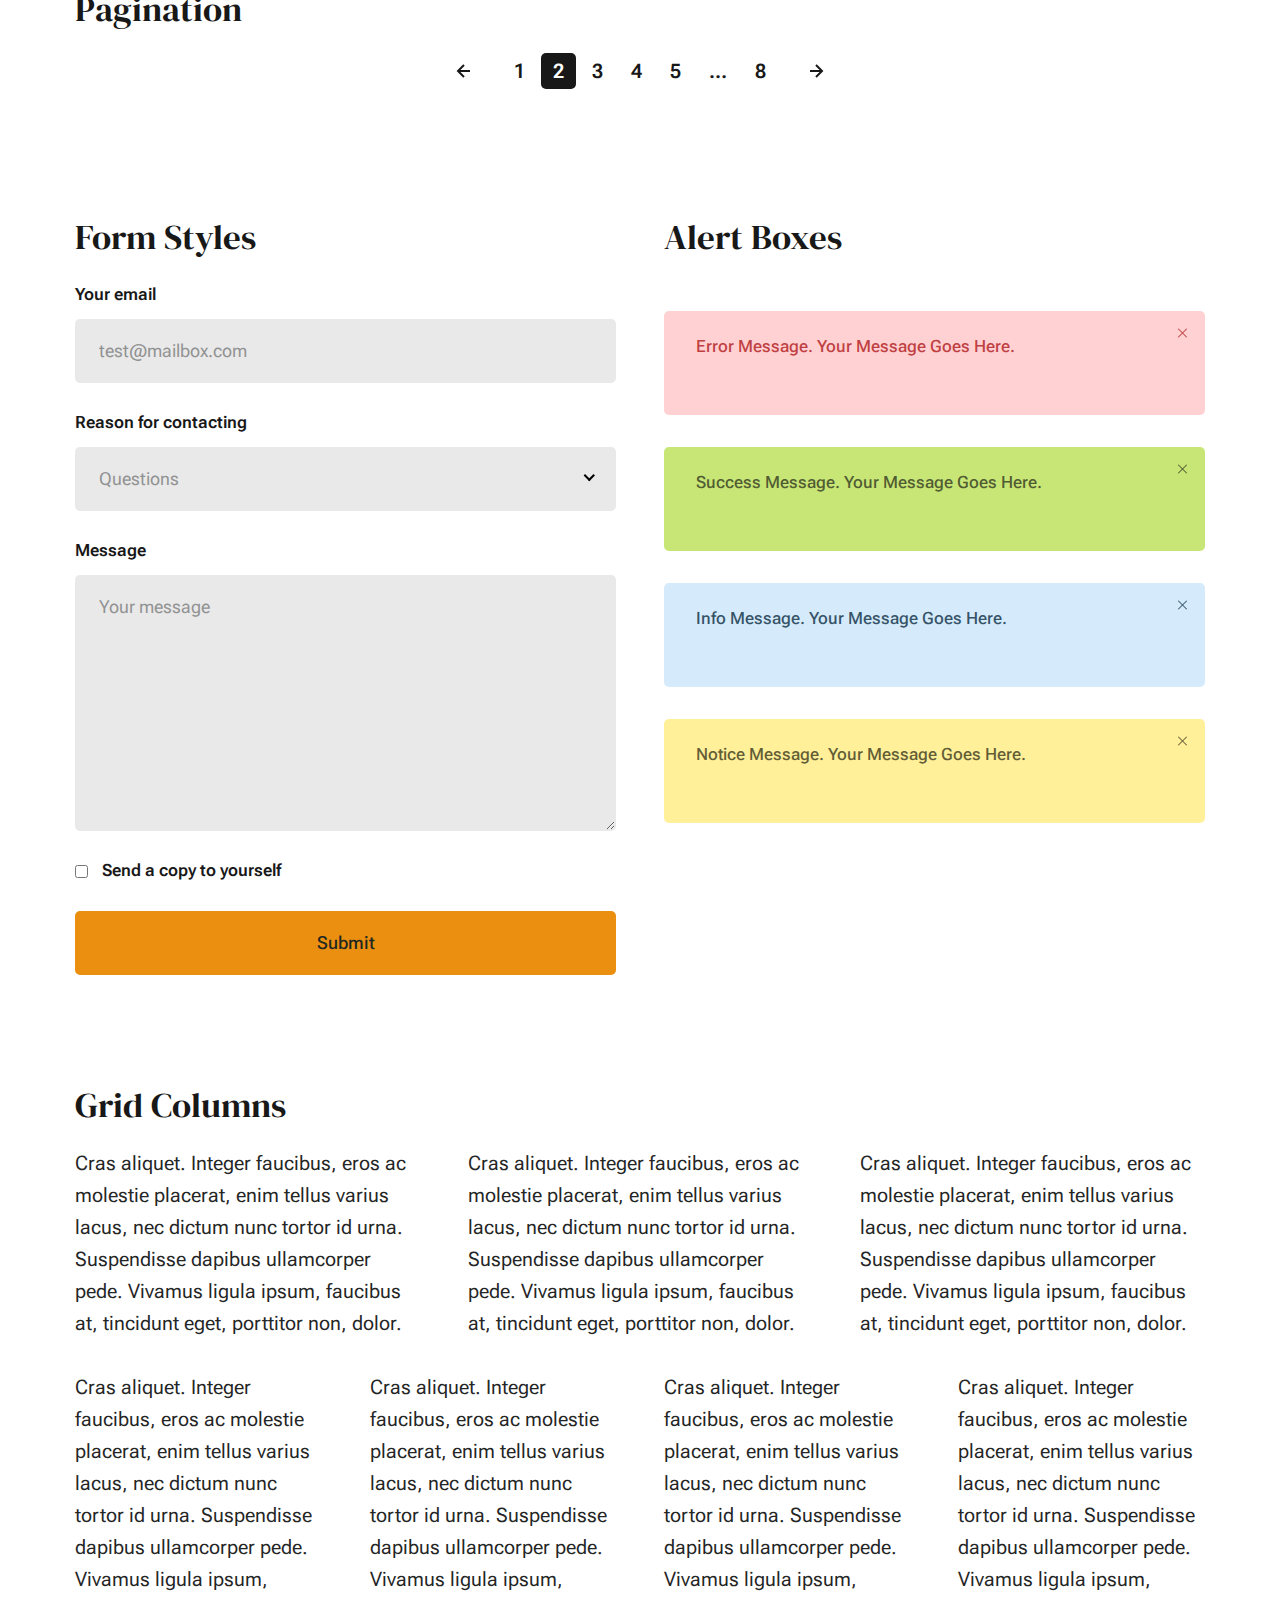
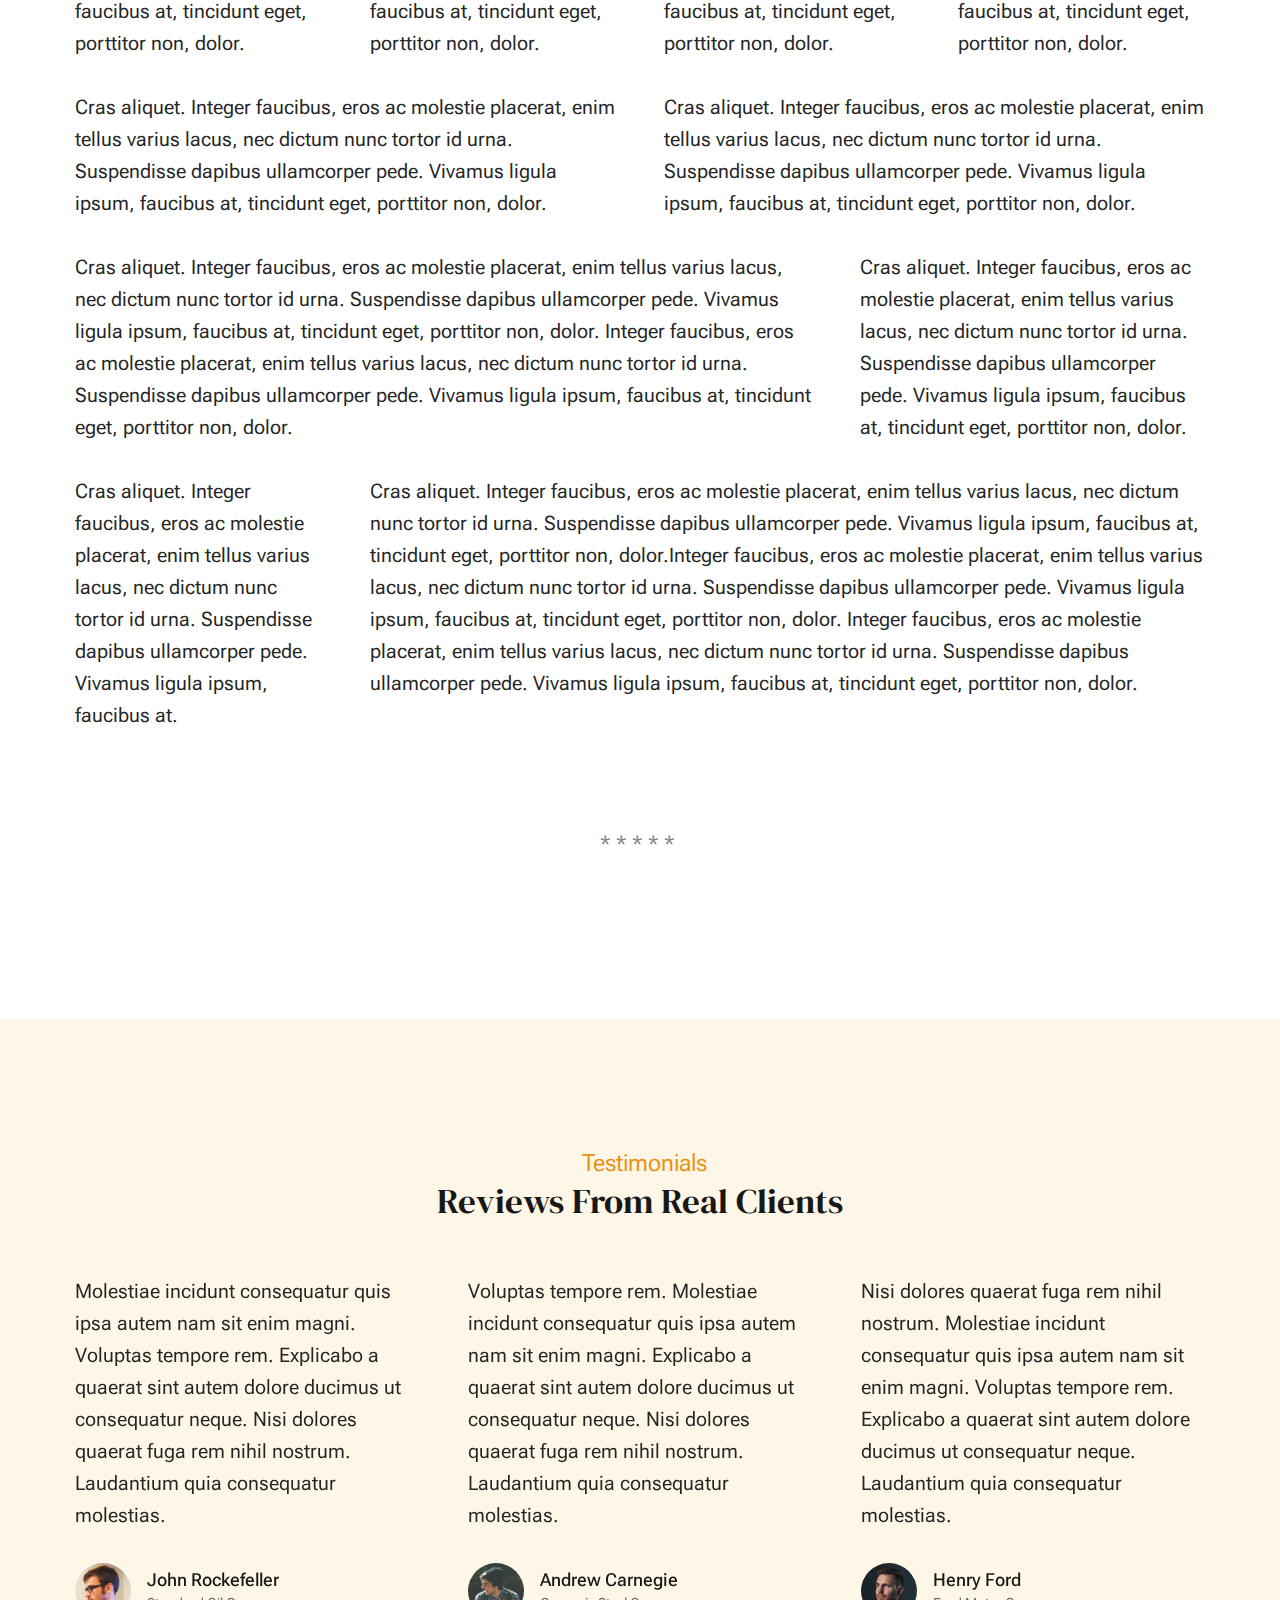
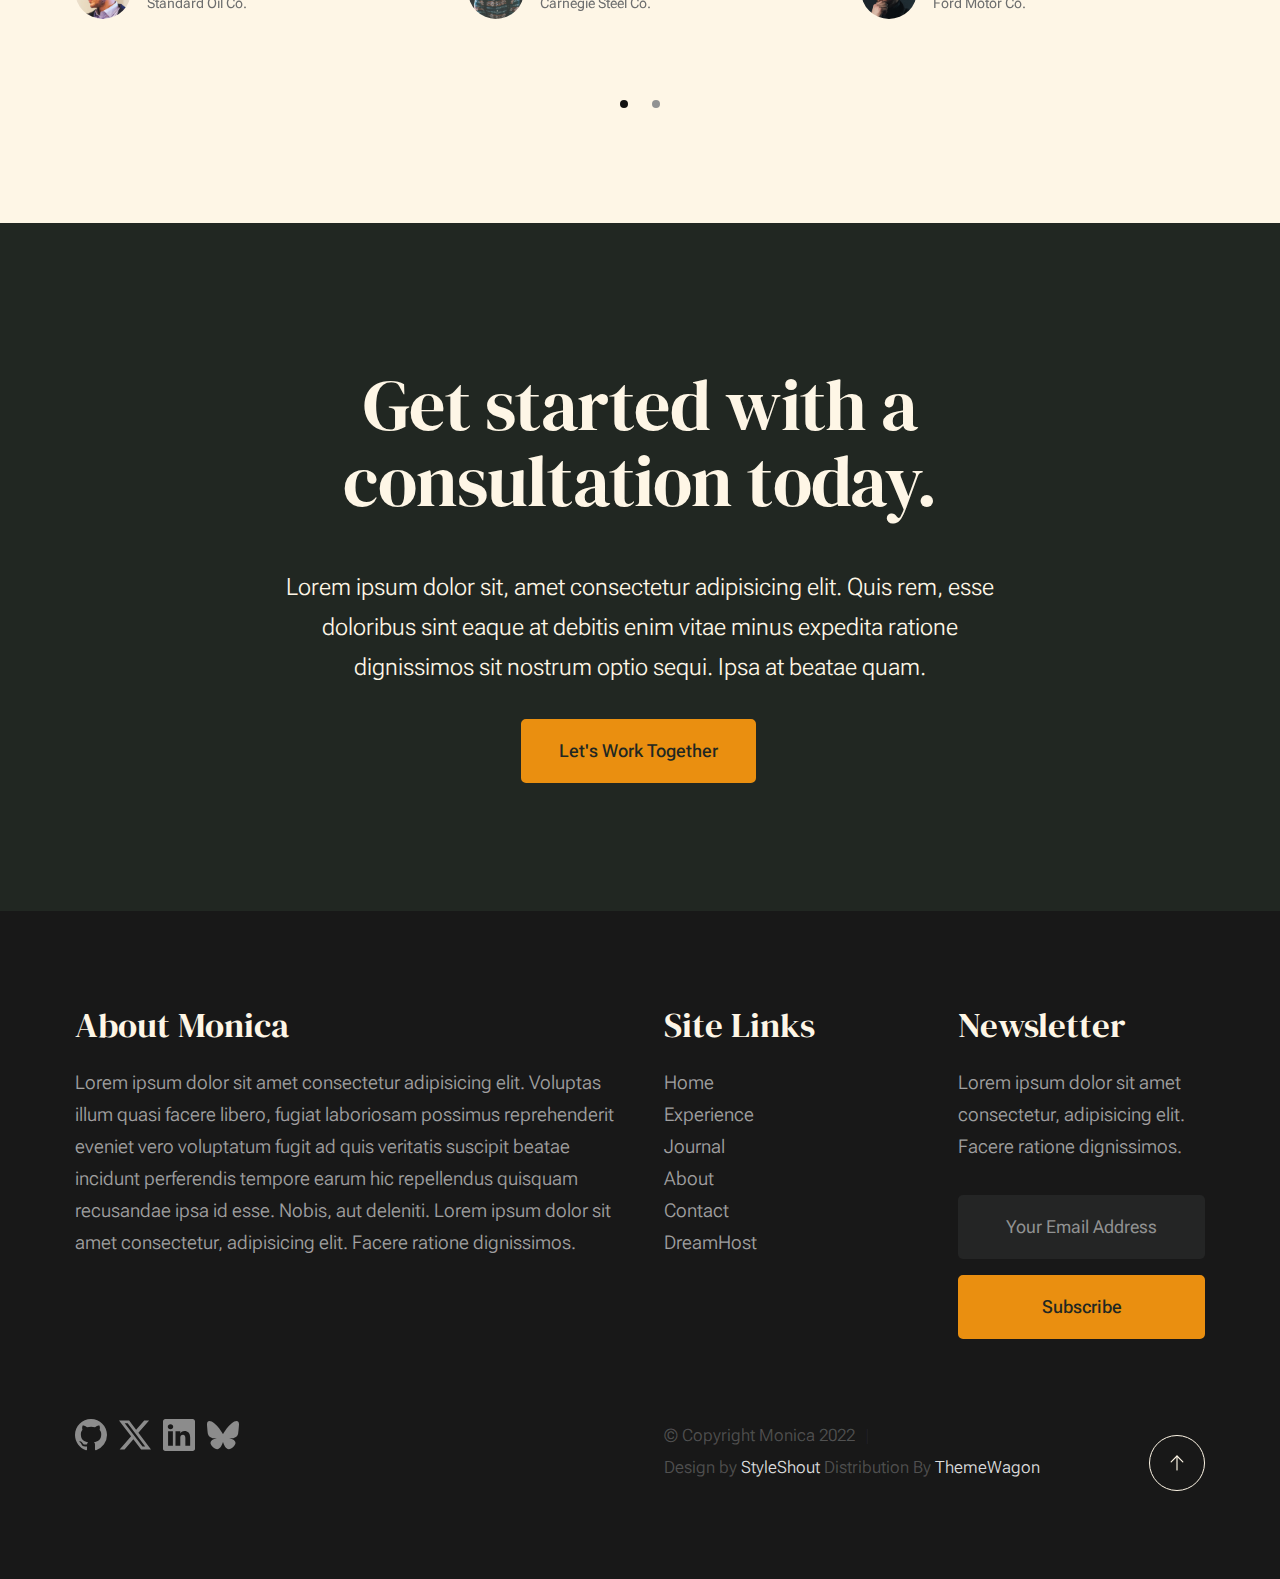
<file: styles.html>
<!DOCTYPE html>
<html lang="en" class="no-js" >
<head>

    <!--- basic page needs
    ================================================== -->
    <meta charset="utf-8">
    <meta name="viewport" content="width=device-width, initial-scale=1">
    <title>Styles - Monica</title>

    <script>
        document.documentElement.classList.remove('no-js');
        document.documentElement.classList.add('js');
    </script>

    <!-- CSS
    ================================================== -->
    <link rel="stylesheet" href="css/vendor.css">
    <link rel="stylesheet" href="css/styles.css">

    <!-- favicons
    ================================================== -->
    <link rel="apple-touch-icon" sizes="180x180" href="favicon/apple-touch-icon.png">
    <link rel="icon" type="image/png" sizes="32x32" href="favicon/favicon-32x32.png">
    <link rel="icon" type="image/png" sizes="16x16" href="favicon/favicon-16x16.png">
    <link rel="manifest" href="favicon/site.webmanifest">

</head>


<body id="top">


    <!-- preloader
    ================================================== -->
    <div id="preloader">
        <div id="loader" class="dots-fade">
            <div></div>
            <div></div>
            <div></div>
        </div>
    </div>


    <!-- page wrap
    ================================================== -->
    <div id="page" class="s-pagewrap">


        <!-- # site header 
        ================================================== -->
        <header class="s-header">

            <div class="row s-header__inner width-sixteen-col">

                <div class="s-header__block">
                    <div class="s-header__logo">
                        <a class="logo" href="index.html">
                            <img src="images/logo-mw.svg" alt="Homepage">
                        </a>
                    </div>

                    <a class="s-header__menu-toggle" href="#0"><span>Menu</span></a>
                </div> <!-- end s-header__block -->

                <nav class="s-header__nav">
    
                    <ul class="s-header__menu-links">
                        <li><a href="about.html">About</a></li>
                        <li><a href="experience.html">Experience</a></li>
                        <li><a href="blog.html">Journal</a></li>
                        <li><a href="contact.html">Contact</a></li>
                    </ul> <!-- s-header__menu-links -->

                    <div class="s-header__contact">
                        <a href="contact.html" class="btn btn--primary s-header__contact-btn">Let's Work Together</a>                        
                    </div> <!-- s-header__contact -->
    
                </nav> <!-- end s-header__nav -->

            </div> <!-- end s-header__inner -->

        </header> <!-- end s-header -->


        <!-- # site main content
        ================================================== -->
        <section id="content" class="s-content">

               <section class="s-pageheader pageheader">
                    <div class="row">
                        <div class="column xl-12">
                            <h1 class="page-title">
                               Style Guide
                            </h1>                            
                        </div>
                    </div>
               </section> <!-- end pageheader --> 

               <section class="s-pagecontent pagecontent">

                    <div class="row row-x-center text-center">

                        <div class="column tab-12 xl-9">
            
                            <p class="lead">Lorem ipsum Officia elit ad tempor dolore est ex incididunt incididunt occaecat culpa deserunt 
                            sunt labore in cillum ullamco magna in Excepteur consequat in reprehenderit proident mollit incididunt officia commodo.
                            Duis ea officia sed dolor pariatur enim dolore dolore quis incididunt nulla exercitation commodo veniam et ea incididunt.
                            </p>
            
                            <hr>
                        </div>
            
                    </div> <!-- end row -->
            
                    <div class="row">
            
                        <div class="column mob-12 md-6 stack-on-900">
            
                            <h3>Paragraph and Image</h3>
            
                            <p><a href="#"><img width="120" height="120" class="u-pull-left" alt="sample-image" src="images/sample-image.jpg"></a>
                            Lorem ipsum dolor sit amet, consectetuer adipiscing elit. Donec libero. Suspendisse bibendum.Cras id urna. Morbi 
                            tincidunt, orci ac convallis aliquam, lectus turpis varius lorem, eu posuere nunc justo tempus leo. Donec mattis, 
                            purus nec placerat bibendum, dui pede condimentum odio, ac blandit ante orci ut diam. Cras fringilla magna. 
                            Phasellus suscipit, leo a pharetra condimentum, lorem tellus eleifend magna, eget fringilla velit magna id 
                            neque posuere nunc justo tempus leo. </p>
            
                            <p>
                            Lorem ipsum dolor sit amet, consectetuer adipiscing elit. Donec libero. Suspendisse bibendum. Cras id urna. 
                            Morbi tincidunt, orci ac convallis aliquam, lectus turpis varius lorem, eu posuere nunc justo tempus leo. 
                            Donec mattis, purus nec placerat bibendum, dui pede condimentumodio, ac blandit ante orci ut diam.	
                            </p>
            
                            <p>A <a href="#">link</a>,
                            <abbr title="this really isn't a very good description">abbrebation</abbr>,
                            <strong>strong text</strong>,
                            <em>em text</em>,
                            <del>deleted text</del>, and
                            <mark>this is a mark text.</mark>
                            <code>.code</code>
                            </p>
            
                        </div>
            
                        <div class="column mob-12 md-6">
            
                            <h3>Drop Caps</h3>
            
                            <p class="drop-cap">Far far away, behind the word mountains, far from the countries Vokalia and Consonantia,
                            there live the blind texts. Separated they live in Bookmarksgrove right at the coast of the
                            Semantics, a large language ocean. A small river named Duden flows by their place and supplies it with the 
                            necessary regelialia. Morbi tincidunt, orci ac convallis aliquam, lectus turpis varius lorem, 
                            euposuere nunc justo tempus leo. Donec mattis, purus nec placerat bibendum, dui pede condimentum odio, 
                            ac blandit ante orci ut diam. Cras fringilla magna. Phasellus suscipit, leo a pharetra condimentum, 
                            lorem tellus eleifend magna, eget fringilla velit magna id neque.
                            </p>
            
                            <h3>Small Print</h3>
            
                            <p><small>Lorem ipsum dolor sit amet, consectetuer adipiscing elit. Donec libero.</small></p>
                            
                    
            
                        </div>
            
                    </div> <!-- end row -->
            
                    <div class="row">
            
                        <div class="column xl-6 md-12">
            
                            <h3 class="u-add-bottom">Pull Quotes</h3>
            
                            <p>
                            Perspiciatis nemo unde et nobis modi consequatur officia amet. Ut enim 
                            tenetur provident maiores. Perspiciatis asperiores incidunt sequi 
                            quisquam. Enim aut. 
                            </p>
            
                            <figure class="pull-quote">
                                <blockquote>
                                    <p>
                                    When you look in the eyes of grace, when you meet grace, 
                                    when you embrace grace, when you see the nail prints in 
                                    grace’s hands and the fire in his eyes, when you feel his 
                                    relentless love for you - it will not motivate you to sin. 
                                    It will motivate you to righteousness.
                                    </p>
            
                                    <footer>
                                        <cite>Judah Smith</cite>
                                    </footer>
                                </blockquote>
                            </figure>
            
            
                        </div>
            
                        <div class="column xl-6 md-12">
            
                            <h3 class="h-add-bottom">Block Quotes</h3>
            
                            <blockquote cite="http://where-i-got-my-info-from.com">
                                <p>
                                For God so loved the world, that he gave his only Son, that whoever believes in 
                                him should not perish but have eternal life. For God did not send his Son into 
                                the world to condemn the world, but in order that the world might be 
                                saved through him.
                                </p>
            
                                <footer>
                                    <cite>
                                        <a href="#0">John 3:16-17 ESV</a>
                                    </cite>
                                </footer>
            
                            </blockquote>
            
                            <blockquote>
                                <p>There is a God-shaped vacuum in the heart of each man which cannot be satisfied 
                                by any created thing but only by God the Creator.</p>
            
                                <footer>
                                    <cite>Blaise Pascal</cite>
                                </footer>
            
                            </blockquote>
            
                        </div>
            
                    </div> <!-- end row -->
            
                    <div class="row u-add-half-bottom">
            
                        <div class="column xl-6 md-12">
            
                            <h3>Example Lists</h3>
            
                            <ol>
                                <li>Here is an example</li>
                                <li>of an ordered list.</li>
                                <li>A parent list item.
                                    <ul>
                                        <li>one</li>
                                        <li>two</li>
                                        <li>three</li>
                                    </ul>
                                    </li>
                                    <li>A list item.</li>
                                </ol>
            
                            <ul class="disc">
                                <li>Here is an example</li>
                                <li>of an unordered list.</li>
                            </ul>
            
                            <h3>Definition Lists</h3>
            
                            <h5>a) Multi-line Definitions (default) </h5>
            
                            <dl class="dictionary-style">
                                <dt><strong>This is a term</strong></dt>
                                    <dd>this is the definition of that term, which both live in a <code>dl</code>.</dd>
                                <dt><strong>Another Term</strong></dt>
                                    <dd>And it gets a definition too, which is this line</dd>
                                    <dd>This is a 2<sup>nd</sup> definition for a single term. A <code>dt</code> may be followed by multiple <code>dd</code>s.</dd>
                            </dl>
            
                            <h3 class="u-add-bottom">Skill Bars</h3>
            
                            <ul class="skill-bars">
                                <li>
                                <div class="progress percent90"><span>90%</span></div>
                                <strong>HTML</strong>
                                </li>
                                <li>
                                <div class="progress percent85"><span>85%</span></div>
                                <strong>CSS</strong>
                                </li>
                                <li>
                                <div class="progress percent70"><span>70%</span></div>
                                <strong>Javascript</strong>
                                </li>
                                <li>
                                <div class="progress percent95"><span>95%</span></div>
                                <strong>PHP</strong>
                                </li>
                                <li>
                                <div class="progress percent75"><span>75%</span></div>
                                <strong>Illustrator</strong>
                                </li>
                                <li>
                                <div class="progress percent90"><span>90%</span></div>
                                <strong>Figma</strong>
                                </li>
                            </ul>
            
                        </div>
            
                        <div class="column xl-6 md-12">
            
                            <h3 class="u-add-bottom">Buttons</h3>
            
                            <p>
                                <a class="btn btn--primary u-fullwidth" href="#0">Primary Button</a>
                                <a class="btn u-fullwidth" href="#0">Default Button</a>
                                <a class="btn btn--stroke u-fullwidth" href="#0">Stroke Button</a>
                            </p>
            
                            <h3>Stats Tabs</h3>
            
                            <ul class="stats-tabs">
                                <li><a href="#0">1,234 <em>Peter</em></a></li>
                                <li><a href="#0">567 <em>James</em></a></li>
                                <li><a href="#0">23,456 <em>John</em></a></li>
                                <li><a href="#0">3,456 <em>Andrew</em></a></li>
                                <li><a href="#0">456 <em>Philip</em></a></li>
                                <li><a href="#0">26 <em>Matthew</em></a></li>
                            </ul>
            
                            <h3 class="u-add-bottom">Code</h3>
            
<pre><code class="language-css">
    code {
    font-size: 1.4rem;
    margin: 0 .2rem;
    padding: .2rem .6rem;
    white-space: nowrap;
    background: #F1F1F1;
    border: 1px solid #E1E1E1;	
    border-radius: 3px;
    }
</code></pre>
            
                        </div>
            
                    </div> <!-- end row -->
            
                    <div class="row u-add-half-bottom">
            
                        <div class="column xl-6 md-12">
                                
                            <h1>H1 Heading Doloremque dolor voluptas est sequi omnis.</h1>
                            <p>Doloremque dolor voluptas est sequi omnis. Pariatur ut aut. Sed enim tempora qui veniam qui cum vel. 
                            Voluptas odit at vitae minima. In assumenda ut. Voluptatem totam impedit accusantium reiciendis excepturi aut qui accusamus praesentium.</p>
            
                            <h2>H2 Heading Doloremque dolor voluptas est sequi omnis.</h2>
                            <p>Doloremque dolor voluptas est sequi omnis. Pariatur ut aut. Sed enim tempora qui veniam qui cum vel. 
                            Voluptas odit at vitae minima. In assumenda ut. Voluptatem totam impedit accusantium reiciendis excepturi aut qui accusamus praesentium.</p>
            
                            <h3>H3 Heading Doloremque dolor voluptas est sequi omnis.</h3>
                            <p>Doloremque dolor voluptas est sequi omnis. Pariatur ut aut. Sed enim tempora qui veniam qui cum vel. 
                            Voluptas odit at vitae minima. In assumenda ut. Voluptatem totam impedit accusantium reiciendis excepturi aut qui accusamus praesentium.</p>
            
                            
                        </div>
            
                        <div class="column xl-6 md-12">
                            <h4>H4 Heading Doloremque dolor voluptas est sequi omnis.</h4>
                            <p>Doloremque dolor voluptas est sequi omnis. Pariatur ut aut. Sed enim tempora qui veniam qui cum vel. 
                            Voluptas odit at vitae minima. In assumenda ut. Voluptatem totam impedit accusantium reiciendis excepturi aut qui accusamus praesentium.</p>
            
                            <h5>H5 Heading Doloremque dolor voluptas est sequi omnis.</h5>
                            <p>Doloremque dolor voluptas est sequi omnis. Pariatur ut aut. Sed enim tempora qui veniam qui cum vel. 
                            Voluptas odit at vitae minima. In assumenda ut. Voluptatem totam impedit accusantium reiciendis excepturi aut qui accusamus praesentium.</p>
            
                            <h6>H6 Heading Doloremque dolor voluptas est sequi omnis.</h6>
                            <p>Doloremque dolor voluptas est sequi omnis. Pariatur ut aut. Sed enim tempora qui veniam qui cum vel. 
                            Voluptas odit at vitae minima. In assumenda ut. Voluptatem totam impedit accusantium reiciendis excepturi aut qui accusamus praesentium.</p>
                
                            
                        </div>
            
                    </div> <!-- end row -->
            
                    <div class="row u-add-half-bottom">
            
                        <div class="column xl-6 md-12">
            
                            <h3 class="u-add-bottom">Responsive Image</h3>
            
                            <figure>
                                <img src="images/wheel-500.jpg" 
                                srcset="images/wheel-1000.jpg 1000w, 
                                images/wheel-500.jpg 500w" 
                                sizes="(max-width: 1000px) 100vw, 1000px" alt="">
            
                                <figcaption>
                                    Here is some random picture.
                                </figcaption>
                            </figure>
            
                        </div>
            
                        <div class="column xl-6 md-12">
            
                            <h3 class="u-add-bottom">Responsive video</h3>
            
                            <div class="video-container">
                            <iframe src="https://player.vimeo.com/video/14592941?color=00a650&title=0&byline=0&portrait=0" width="500" height="281" frameborder="0" webkitallowfullscreen mozallowfullscreen allowfullscreen></iframe> 
                            </div>
            
                        </div>
                        
                    </div> <!-- end row -->
            
                    <div class="row u-add-bottom">
            
                        <div class="column xl-12">
            
                            <h3>Tables</h3>
                            <p>Be sure to use properly formed table markup with <code>&lt;thead&gt;</code> and <code>&lt;tbody&gt;</code> when building a <code>table</code>.</p>
            
                            <div class="table-responsive">
            
                                <table>
                                        <thead>
                                        <tr>
                                            <th>Name</th>
                                            <th>Age</th>
                                            <th>Sex</th>
                                            <th>Location</th>
                                        </tr>
                                        </thead>
                                        <tbody>
                                        <tr>
                                            <td>William J. Seymour</td>
                                            <td>34</td>
                                            <td>Male</td>
                                            <td>Azusa Street</td>
                                        </tr>
                                        <tr>
                                            <td>Jennie Evans Moore</td>
                                            <td>30</td>
                                            <td>Female</td>
                                            <td>Azusa Street</td>
                                        </tr>
                                        </tbody>
                                </table>
            
                            </div>
            
                        </div>
                        
                    </div> <!-- end row -->
            
                    <div class="row">
            
                        <div class="column xl-12">
                            <h3>Pagination</h3>
            
                            <nav class="pgn">
                                <ul>
                                    <li>
                                        <a class="pgn__prev" href="#0">
                                            <svg xmlns="http://www.w3.org/2000/svg" width="24" height="24" viewBox="0 0 24 24"><path d="M12.707 17.293L8.414 13H18v-2H8.414l4.293-4.293-1.414-1.414L4.586 12l6.707 6.707z"/></svg>
                                        </a>
                                    </li>
                                    <li><a class="pgn__num" href="#0">1</a></li>
                                    <li><span class="pgn__num current">2</span></li>
                                    <li><a class="pgn__num" href="#0">3</a></li>
                                    <li><a class="pgn__num" href="#0">4</a></li>
                                    <li><a class="pgn__num" href="#0">5</a></li>
                                    <li><span class="pgn__num dots">…</span></li>
                                    <li><a class="pgn__num" href="#0">8</a></li>
                                    <li>
                                        <a class="pgn__next" href="#0">
                                            <svg xmlns="http://www.w3.org/2000/svg" width="24" height="24" viewBox="0 0 24 24"><path d="M11.293 17.293l1.414 1.414L19.414 12l-6.707-6.707-1.414 1.414L15.586 11H6v2h9.586z"/></svg>
                                        </a>
                                    </li>
                                </ul>
                            </nav>
                        </div>
            
                    </div> <!-- end row -->
            
                    <div class="row">
            
                        <div class="column xl-6 md-12">
            
                            <h3 class="u-add-bottom">Form Styles</h3>
            
                            <form>
                                <div>
                                    <label for="sampleInput">Your email</label>
                                    <input class="u-fullwidth" type="email" placeholder="test@mailbox.com" id="sampleInput">
                                </div>
                                <div>
                                    <label for="sampleRecipientInput">Reason for contacting</label>
                                    <div class="ss-custom-select">
                                        <select class="u-fullwidth" id="sampleRecipientInput">
                                            <option value="Option 1">Questions</option>
                                            <option value="Option 2">Report</option>
                                            <option value="Option 3">Others</option>
                                        </select>
                                    </div>
                                </div>
                                
                                <label for="exampleMessage">Message</label>
                                <textarea class="u-fullwidth" placeholder="Your message" id="exampleMessage"></textarea>
            
                                <label class="u-add-bottom">
                                    <input type="checkbox">
                                    <span class="label-text">Send a copy to yourself</span>
                                </label>
                            
                                <input class="btn--primary u-fullwidth" type="submit" value="Submit">
                            </form>
            
                        </div>
            
                        <div class="column xl-6 md-12">
            
                            <h3>Alert Boxes</h3>
            
                            <br>
                            
                            <div class="alert-box alert-box--error">
                                <p>Error Message. Your Message Goes Here.</p>
                                <span class="alert-box__close"></span>
                            </div><!-- end error -->
                                    
                            <div class="alert-box alert-box--success">
                                <p>Success Message. Your Message Goes Here.</p>
                                <span class="alert-box__close"></span>
                            </div><!-- end success -->
                                    
                            <div class="alert-box alert-box--info">
                                <p>Info Message. Your Message Goes Here.</p>
                                <span class="alert-box__close"></span>
                            </div><!-- end info -->
                                    
                            <div class="alert-box alert-box--notice">
                                <p>Notice Message. Your Message Goes Here.</p>
                                <span class="alert-box__close"></span>
                            </div><!-- end notice -->
                        
                        </div>
            
                    </div> <!-- end row -->
            
                    <div class="row">
            
                        <div class="xl-12 column">
                        <h3 class="half-bottom">Grid Columns</h3>
                        </div>
            
                    </div> <!-- Row End-->
            
                    <!--<h4>1/3 Columns</h4>  -->
            
                    <div class="row">
            
                        <div class="xl-4 md-12 column">
                            <p>
                            Cras aliquet. Integer faucibus, eros ac molestie placerat, enim tellus varius lacus,
                            nec dictum nunc tortor id urna. Suspendisse dapibus ullamcorper pede. Vivamus ligula ipsum,
                            faucibus at, tincidunt eget, porttitor non, dolor. 
                            </p>
                        </div>
            
                        <div class="xl-4 md-12 column">
                            <p>
                            Cras aliquet. Integer faucibus, eros ac molestie placerat, enim tellus varius lacus,
                            nec dictum nunc tortor id urna. Suspendisse dapibus ullamcorper pede. Vivamus ligula ipsum,
                            faucibus at, tincidunt eget, porttitor non, dolor. 
                            </p>
                        </div>
            
                        <div class="xl-4 md-12 column">
                            <p>
                            Cras aliquet. Integer faucibus, eros ac molestie placerat, enim tellus varius lacus,
                            nec dictum nunc tortor id urna. Suspendisse dapibus ullamcorper pede. Vivamus ligula ipsum,
                            faucibus at, tincidunt eget, porttitor non, dolor. 
                            </p>
                        </div>
            
                    </div>
            
                    <!--<h4>1/4 Columns</h4>  -->
            
                    <div class="row">
            
                        <div class="xl-3 md-6 tab-12 column">
                            <p>
                            Cras aliquet. Integer faucibus, eros ac molestie placerat, enim tellus varius lacus,
                            nec dictum nunc tortor id urna. Suspendisse dapibus ullamcorper pede. Vivamus ligula ipsum,
                            faucibus at, tincidunt eget, porttitor non, dolor. 
                            </p>
                        </div>
            
                        <div class="xl-3 md-6 tab-12 column">
                            <p>
                            Cras aliquet. Integer faucibus, eros ac molestie placerat, enim tellus varius lacus,
                            nec dictum nunc tortor id urna. Suspendisse dapibus ullamcorper pede. Vivamus ligula ipsum,
                            faucibus at, tincidunt eget, porttitor non, dolor. 
                            </p>
                        </div>
            
                        <div class="xl-3 md-6 tab-12 column">
                            <p>
                            Cras aliquet. Integer faucibus, eros ac molestie placerat, enim tellus varius lacus,
                            nec dictum nunc tortor id urna. Suspendisse dapibus ullamcorper pede. Vivamus ligula ipsum,
                            faucibus at, tincidunt eget, porttitor non, dolor. 
                            </p>
                        </div>
            
                        <div class="xl-3 md-6 tab-12 column">
                            <p>
                            Cras aliquet. Integer faucibus, eros ac molestie placerat, enim tellus varius lacus,
                            nec dictum nunc tortor id urna. Suspendisse dapibus ullamcorper pede. Vivamus ligula ipsum,
                            faucibus at, tincidunt eget, porttitor non, dolor. 
                            </p>
                        </div>
            
                    </div>
            
                    <!--<h4>1/2 Columns</h4>  -->
            
                    <div class="row">
            
                        <div class="xl-6 tab-12 column">
                            <p>
                            Cras aliquet. Integer faucibus, eros ac molestie placerat, enim tellus varius lacus,
                            nec dictum nunc tortor id urna. Suspendisse dapibus ullamcorper pede. Vivamus ligula ipsum,
                            faucibus at, tincidunt eget, porttitor non, dolor. 
                            </p>
                        </div>
            
                        <div class="xl-6 tab-12 column">
                            <p>
                            Cras aliquet. Integer faucibus, eros ac molestie placerat, enim tellus varius lacus,
                            nec dictum nunc tortor id urna. Suspendisse dapibus ullamcorper pede. Vivamus ligula ipsum,
                            faucibus at, tincidunt eget, porttitor non, dolor. 
                            </p>
                        </div>
            
                    </div>
            
                    <!--<h4>2/3 Columns</h4>  -->
            
                    <div class="row">
            
                        <div class="xl-8 md-7 tab-12 column">
                            <p>
                            Cras aliquet. Integer faucibus, eros ac molestie placerat, enim tellus varius lacus,
                            nec dictum nunc tortor id urna. Suspendisse dapibus ullamcorper pede. Vivamus ligula ipsum,
                            faucibus at, tincidunt eget, porttitor non, dolor. Integer faucibus, eros ac molestie placerat, enim tellus varius lacus,
                            nec dictum nunc tortor id urna. Suspendisse dapibus ullamcorper pede. Vivamus ligula ipsum,
                            faucibus at, tincidunt eget, porttitor non, dolor.
                            </p>
                        </div>
            
                        <div class="xl-4 md-5 tab-12 column">
                            <p>
                            Cras aliquet. Integer faucibus, eros ac molestie placerat, enim tellus varius lacus,
                            nec dictum nunc tortor id urna. Suspendisse dapibus ullamcorper pede. Vivamus ligula ipsum,
                            faucibus at, tincidunt eget, porttitor non, dolor. 
                            </p>
                        </div>
            
                    </div>
            
                    <!--<h4>3/4 Columns</h4>  -->
            
                    <div class="row">
            
                        <div class="xl-3 md-5 tab-12 column">
                            <p>
                            Cras aliquet. Integer faucibus, eros ac molestie placerat, enim tellus varius lacus,
                            nec dictum nunc tortor id urna. Suspendisse dapibus ullamcorper pede. Vivamus ligula ipsum,
                            faucibus at. 
                            </p>
                        </div>
            
                        <div class="xl-9 md-7 tab-12 column">
                            <p>
                            Cras aliquet. Integer faucibus, eros ac molestie placerat, enim tellus varius lacus,
                            nec dictum nunc tortor id urna. Suspendisse dapibus ullamcorper pede. Vivamus ligula ipsum,
                            faucibus at, tincidunt eget, porttitor non, dolor.Integer faucibus, eros ac molestie placerat, enim tellus varius lacus,
                            nec dictum nunc tortor id urna. Suspendisse dapibus ullamcorper pede. Vivamus ligula ipsum,
                            faucibus at, tincidunt eget, porttitor non, dolor. Integer faucibus, eros ac molestie placerat, enim tellus varius lacus,
                            nec dictum nunc tortor id urna. Suspendisse dapibus ullamcorper pede. Vivamus ligula ipsum,
                            faucibus at, tincidunt eget, porttitor non, dolor.
                            </p>
                        </div>
            
                    </div> 
            
                    <hr class="fancy">

               </section> <!-- pagecontent -->

               <section class="s-testimonials">

                    <div class="s-testimonials__header row row-x-center text-center">
                        <div class="column xl-8 lg-12">
        
                            <p class="text-pretitle">
                            Testimonials
                            </p>
                            <h3>
                            Reviews From Real Clients
                            </h3>                        
        
                        </div>
                    </div> <!--end s-testimonials__header -->

                    <div class="row s-testimonials__content">
                        <div class="column xl-12 testimonials">

                            <div class="swiper-container testimonials__slider page-slider">

                                <div class="swiper-wrapper">
                                    <div class="testimonials__slide swiper-slide">
                                        <p>
                                        Molestiae incidunt consequatur quis ipsa autem nam sit enim magni. Voluptas tempore rem. 
                                        Explicabo a quaerat sint autem dolore ducimus ut consequatur neque. Nisi dolores quaerat fuga rem nihil nostrum.
                                        Laudantium quia consequatur molestias.
                                        </p>
                                        <div class="testimonials__author">
                                            <img src="images/avatars/user-01.jpg" alt="Author image" class="testimonials__avatar">
                                            <cite class="testimonials__cite">
                                                <strong>John Rockefeller</strong>
                                                <span>Standard Oil Co.</span>
                                            </cite>
                                        </div>
                                    </div>
                                    <div class="testimonials__slide swiper-slide">
                                        <p>
                                        Voluptas tempore rem. Molestiae incidunt consequatur quis ipsa autem nam sit enim magni. 
                                        Explicabo a quaerat sint autem dolore ducimus ut consequatur neque. Nisi dolores quaerat fuga rem nihil nostrum.
                                        Laudantium quia consequatur molestias.
                                        </p>
                                        <div class="testimonials__author">
                                            <img src="images/avatars/user-04.jpg" alt="Author image" class="testimonials__avatar">
                                            <cite class="testimonials__cite">
                                                <strong>Andrew Carnegie</strong>
                                                <span>Carnegie Steel Co.</span>
                                            </cite>
                                        </div>
                                    </div>
                                    <div class="testimonials__slide swiper-slide">
                                        <p>
                                        Nisi dolores quaerat fuga rem nihil nostrum. Molestiae incidunt consequatur quis ipsa autem nam sit enim magni. 
                                        Voluptas tempore rem. Explicabo a quaerat sint autem dolore ducimus ut consequatur neque. 
                                        Laudantium quia consequatur molestias.
                                        </p>
                                        <div class="testimonials__author">
                                            <img src="images/avatars/user-06.jpg" alt="Author image" class="testimonials__avatar">
                                            <cite class="testimonials__cite">
                                                <strong>Henry Ford</strong>
                                                <span>Ford Motor Co.</span>
                                            </cite>
                                        </div>
                                    </div>
                                    <div class="testimonials__slide swiper-slide">
                                        <p>
                                        Molestiae incidunt consequatur quis ipsa autem nam sit enim magni. Voluptas tempore rem. 
                                        Explicabo a quaerat sint autem dolore ducimus ut consequatur neque. Nisi dolores quaerat fuga rem nihil nostrum.
                                        Laudantium quia consequatur molestias.
                                        </p>
                                        <div class="testimonials__author">
                                            <img src="images/avatars/user-02.jpg" alt="Author image" class="testimonials__avatar">
                                            <cite class="testimonials__cite">
                                                <strong>John Morgan</strong>
                                                <span>JP Morgan & Co.</span>
                                            </cite>
                                        </div>
                                    </div> 
                                </div> <!-- end swiper-wrapper --> 

                                <div class="swiper-pagination"></div>

                            </div> <!--end testimonials__slider --> 

                        </div> <!-- testimonials -->
                    </div> <!--end s-testimonials__content -->

               </section> <!-- end s-testimonials -->

        </section> <!-- s-content-->

        <!-- # cta
        ================================================== -->
        <section id="cta" class="s-cta">

            <div class="row row-x-center text-center">
                <div class="column xl-8 lg-12">

                    <div class="s-cta__content">
                        <h2 class="text-display-title">
                        Get started with a consultation today.
                        </h2>
                        <p class="lead">
                        Lorem ipsum dolor sit, amet consectetur adipisicing elit. Quis rem, esse doloribus sint eaque at debitis enim vitae minus expedita ratione dignissimos sit nostrum optio sequi. Ipsa at beatae quam.
                        </p>
                        <a href="contact.html" class="btn btn--primary">Let's Work Together</a>
                    </div>

                </div>
            </div>

        </section> <!-- end s-cta -->


        <!-- # footer 
        ================================================== -->
        <footer class="s-footer">
            <div class="row s-footer__content">
                <div class="column xl-6 lg-6 md-12 s-footer__block s-footer__about">                    
                    <h3>About Monica</h3>
                    <p>
                    Lorem ipsum dolor sit amet consectetur adipisicing elit. Voluptas illum quasi facere libero, 
                    fugiat laboriosam possimus reprehenderit eveniet vero voluptatum fugit ad quis veritatis suscipit beatae 
                    incidunt perferendis tempore earum hic repellendus quisquam recusandae ipsa id esse. Nobis, aut deleniti.
                    Lorem ipsum dolor sit amet consectetur, adipisicing elit. Facere ratione dignissimos.
                    </p>               
                </div>                
                <div class="column xl-3 lg-6 md-12 s-footer__block s-footer__site-links">
                    <h3>Site Links</h3>
                    <ul class="link-list">
                        <li><a href="index.html">Home</a></li>
                        <li><a href="experience.html">Experience</a></li>
                        <li><a href="blog.html">Journal</a></li>
                        <li><a href="about.html">About</a></li>
                        <li><a href="contact.html">Contact</a></li>
                        <li><a href="https://www.dreamhost.com/r.cgi?287326">DreamHost</a></li>
                    </ul>
                </div>
                <div class="column xl-3 lg-6 md-12 tab-12 s-footer__block s-footer__newsletter">
                    <h3>Newsletter</h3>

                    <p>
                    Lorem ipsum dolor sit amet consectetur, adipisicing elit. Facere ratione dignissimos.
                    </p>

                    <div class="subscribe-form">
                        <form id="mc-form" class="mc-form">
                            <input type="email" name="EMAIL" id="mce-EMAIL" class="u-fullwidth text-center" placeholder="Your Email Address" title="The domain portion of the email address is invalid (the portion after the @)." pattern="^([^\x00-\x20\x22\x28\x29\x2c\x2e\x3a-\x3c\x3e\x40\x5b-\x5d\x7f-\xff]+|\x22([^\x0d\x22\x5c\x80-\xff]|\x5c[\x00-\x7f])*\x22)(\x2e([^\x00-\x20\x22\x28\x29\x2c\x2e\x3a-\x3c\x3e\x40\x5b-\x5d\x7f-\xff]+|\x22([^\x0d\x22\x5c\x80-\xff]|\x5c[\x00-\x7f])*\x22))*\x40([^\x00-\x20\x22\x28\x29\x2c\x2e\x3a-\x3c\x3e\x40\x5b-\x5d\x7f-\xff]+|\x5b([^\x0d\x5b-\x5d\x80-\xff]|\x5c[\x00-\x7f])*\x5d)(\x2e([^\x00-\x20\x22\x28\x29\x2c\x2e\x3a-\x3c\x3e\x40\x5b-\x5d\x7f-\xff]+|\x5b([^\x0d\x5b-\x5d\x80-\xff]|\x5c[\x00-\x7f])*\x5d))*(\.\w{2,})+$" required>
                            <input type="submit" name="subscribe" value="Subscribe" class="btn btn--primary btn--small u-fullwidth">
                            <!-- Honeypot field to prevent spam -->
                            <div style="position: absolute; left: -5000px;" aria-hidden="true"><input type="text" name="b_695ab8efd19792a4bc69b7843_242b91f62a" tabindex="-1" value=""></div>
                            <div class="mc-status"></div>
                        </form>
                    </div>
                </div>
            </div>    
            
            <div class="row s-footer__bottom">
                <div class="column xl-6 lg-12">
                    <ul class="s-footer__social social-list">
                        <li>
                            <a href="https://github.com/MotiWolff">
                                <svg xmlns="http://www.w3.org/2000/svg" width="16" height="16" fill="currentColor" class="bi bi-github" viewBox="0 0 16 16">
                                    <path d="M8 0C3.58 0 0 3.58 0 8c0 3.54 2.29 6.53 5.47 7.59.4.07.55-.17.55-.38 0-.19-.01-.82-.01-1.49-2.01.37-2.53-.49-2.69-.94-.09-.23-.48-.94-.82-1.13-.28-.15-.68-.52-.01-.53.63-.01 1.08.58 1.23.82.72 1.21 1.87.87 2.33.66.07-.52.28-.87.51-1.07-1.78-.2-3.64-.89-3.64-3.95 0-.87.31-1.59.82-2.15-.08-.2-.36-1.02.08-2.12 0 0 .67-.21 2.2.82.64-.18 1.32-.27 2-.27s1.36.09 2 .27c1.53-1.04 2.2-.82 2.2-.82.44 1.1.16 1.92.08 2.12.51.56.82 1.27.82 2.15 0 3.07-1.87 3.75-3.65 3.95.29.25.54.73.54 1.48 0 1.07-.01 1.93-.01 2.2 0 .21.15.46.55.38A8.01 8.01 0 0 0 16 8c0-4.42-3.58-8-8-8"/>
                                </svg>
                                <span class="u-screen-reader-text">Github</span>
                            </a>
                        </li>
                        <li>
                            <a href="https://x.com/MotiWolff">
                                <svg xmlns="http://www.w3.org/2000/svg" width="16" height="16" fill="currentColor" class="bi bi-twitter-x" viewBox="0 0 16 16">
                                    <path d="M12.6.75h2.454l-5.36 6.142L16 15.25h-4.937l-3.867-5.07-4.425 5.07H.316l5.733-6.57L0 .75h5.063l3.495 4.633L12.601.75Zm-.86 13.028h1.36L4.323 2.145H2.865z"/>
                                </svg>
                                <span class="u-screen-reader-text">Twitter</span>
                            </a>
                        </li>
                        <li>
                            <a href="https://www.linkedin.com/in/mordechay-wolff-13b440180/">
                                <svg xmlns="http://www.w3.org/2000/svg" width="16" height="16" fill="currentColor" class="bi bi-linkedin" viewBox="0 0 16 16">
                                    <path d="M0 1.146C0 .513.526 0 1.175 0h13.65C15.474 0 16 .513 16 1.146v13.708c0 .633-.526 1.146-1.175 1.146H1.175C.526 16 0 15.487 0 14.854zm4.943 12.248V6.169H2.542v7.225zm-1.2-8.212c.837 0 1.358-.554 1.358-1.248-.015-.709-.52-1.248-1.342-1.248S2.4 3.226 2.4 3.934c0 .694.521 1.248 1.327 1.248zm4.908 8.212V9.359c0-.216.016-.432.08-.586.173-.431.568-.878 1.232-.878.869 0 1.216.662 1.216 1.634v3.865h2.401V9.25c0-2.22-1.184-3.252-2.764-3.252-1.274 0-1.845.7-2.165 1.193v.025h-.016l.016-.025V6.169h-2.4c.03.678 0 7.225 0 7.225z"/>
                                </svg>
                                <span class="u-screen-reader-text">LinkedIn</span>
                            </a>
                        </li>
                        <li>
                            <a href="https://bsky.app/profile/motiwolff.bsky.social">
                                <svg xmlns="http://www.w3.org/2000/svg" width="16" height="16" fill="currentColor" class="bi bi-bluesky" viewBox="0 0 16 16">
                                    <path d="M3.468 1.948C5.303 3.325 7.276 6.118 8 7.616c.725-1.498 2.698-4.29 4.532-5.668C13.855.955 16 .186 16 2.632c0 .489-.28 4.105-.444 4.692-.572 2.04-2.653 2.561-4.504 2.246 3.236.551 4.06 2.375 2.281 4.2-3.376 3.464-4.852-.87-5.23-1.98-.07-.204-.103-.3-.103-.218 0-.081-.033.014-.102.218-.379 1.11-1.855 5.444-5.231 1.98-1.778-1.825-.955-3.65 2.28-4.2-1.85.315-3.932-.205-4.503-2.246C.28 6.737 0 3.12 0 2.632 0 .186 2.145.955 3.468 1.948"/>
                                </svg>
                                <span class="u-screen-reader-text">Bluesky</span>
                            </a>
                        </li>
                    </ul> <!-- end s-footer__social -->
                </div>
                <div class="column xl-6 lg-12">
                    <p class="ss-copyright">
                        <span>© Copyright Monica 2022</span> 
                        <span>Design by <a href="https://www.styleshout.com/">StyleShout</a> Distribution By <a href="https://themewagon.com">ThemeWagon</a></span>
                    </p>
                </div>

                <div class="ss-go-top">
                    <a class="smoothscroll" title="Back to Top" href="#top">
                        <svg xmlns="http://www.w3.org/2000/svg" viewBox="0 0 24 24" width="36" height="36" fill="none" stroke="#ffffff" stroke-width="1" stroke-linecap="round" stroke-linejoin="round">&lt;!--!  Atomicons Free 1.00 by @atisalab License - https://atomicons.com/license/ (Icons: CC BY 4.0) Copyright 2021 Atomicons --&gt;<polyline points="17 11 12 6 7 11"></polyline><line x1="12" y1="18" x2="12" y2="6"></line></svg>
                    </a>
                </div> <!-- end ss-go-top -->
            </div>
            
        </footer> <!-- end s-footer -->

    </div> <!-- end page-wrap -->

    <!-- Java Script
    ================================================== -->
    <script src="js/plugins.js"></script>
    <script src="js/main.js"></script>

</body>
</html>
</file>
<file: css/vendor.css>
/* ===================================================================
 * Monica Third-party Stylesheets
 * Template Ver. 1.0.0
 * 12-13-2022
 * -------------------------------------------------------------------
 *
 * TOC:
 * # PrismJS
 * # Swiper
 *
 * ------------------------------------------------------------------- */


/* ===================================================================
 * # PrismJS 1.20.0
 *   https://prismjs.com/download.html#themes=prism-okaidia&languages=markup+css+clike+javascript+markup-templating+php 
 *   
 *   okaidia theme for JavaScript, CSS and HTML
 *   Loosely based on Monokai textmate theme by http://www.monokai.nl/
 *   @author ocodia
 * ------------------------------------------------------------------- */
code[class*=language-],
pre[class*=language-] {
  color          : #f8f8f2;
  background     : none;
  text-shadow    : 0 1px rgba(0, 0, 0, 0.3);
  font-family    : var(--font-mono);
  font-size      : calc(var(--text-size) * 0.9444);
  text-align     : left;
  white-space    : pre;
  word-spacing   : normal;
  word-break     : normal;
  word-wrap      : normal;
  line-height    : var(--vspace-1);
  -moz-tab-size  : 4;
  -o-tab-size    : 4;
  tab-size       : 4;
  -webkit-hyphens: none;
  -ms-hyphens    : none;
  hyphens        : none;
}

/* Code blocks */
pre[class*=language-] {
  padding : var(--vspace-0_5) 0 var(--vspace-1);
  margin  : var(--vspace-1) 0;
  overflow: auto;
}

:not(pre)>code[class*=language-],
pre[class*=language-] {
  background: #272822;
}

/* Inline code */
:not(pre)>code[class*=language-] {
  padding    : 0.1em;
  white-space: normal;
}

.token.comment,
.token.prolog,
.token.doctype,
.token.cdata {
  color: slategray;
}

.token.punctuation {
  color: #f8f8f2;
}

.token.namespace {
  opacity: 0.7;
}

.token.property,
.token.tag,
.token.constant,
.token.symbol,
.token.deleted {
  color: #f92672;
}

.token.boolean,
.token.number {
  color: #ae81ff;
}

.token.selector,
.token.attr-name,
.token.string,
.token.char,
.token.builtin,
.token.inserted {
  color: #a6e22e;
}

.token.operator,
.token.entity,
.token.url,
.language-css .token.string,
.style .token.string,
.token.variable {
  color: #f8f8f2;
}

.token.atrule,
.token.attr-value,
.token.function,
.token.class-name {
  color: #e6db74;
}

.token.keyword {
  color: #66d9ef;
}

.token.regex,
.token.important {
  color: #fd971f;
}

.token.important,
.token.bold {
  font-weight: bold;
}

.token.italic {
  font-style: italic;
}

.token.entity {
  cursor: help;
}



/* ===================================================================
 * # Swiper 6.4.5
 *   Most modern mobile touch slider and framework with hardware accelerated transitions
 *   https://swiperjs.com
 *
 *   Copyright 2014-2020 Vladimir Kharlampidi
 *
 *   Released under the MIT License
 *
 *   Released on: December 18, 2020
 * ------------------------------------------------------------------- */
@font-face {
  font-family: "swiper-icons";
  src        : url("data:application/font-woff;charset=utf-8;base64, [base64]//wADZ2x5ZgAAAywAAADMAAAD2MHtryVoZWFkAAABbAAAADAAAAA2E2+eoWhoZWEAAAGcAAAAHwAAACQC9gDzaG10eAAAAigAAAAZAAAArgJkABFsb2NhAAAC0AAAAFoAAABaFQAUGG1heHAAAAG8AAAAHwAAACAAcABAbmFtZQAAA/gAAAE5AAACXvFdBwlwb3N0AAAFNAAAAGIAAACE5s74hXjaY2BkYGAAYpf5Hu/j+W2+MnAzMYDAzaX6QjD6/4//Bxj5GA8AuRwMYGkAPywL13jaY2BkYGA88P8Agx4j+/8fQDYfA1AEBWgDAIB2BOoAeNpjYGRgYNBh4GdgYgABEMnIABJzYNADCQAACWgAsQB42mNgYfzCOIGBlYGB0YcxjYGBwR1Kf2WQZGhhYGBiYGVmgAFGBiQQkOaawtDAoMBQxXjg/wEGPcYDDA4wNUA2CCgwsAAAO4EL6gAAeNpj2M0gyAACqxgGNWBkZ2D4/wMA+xkDdgAAAHjaY2BgYGaAYBkGRgYQiAHyGMF8FgYHIM3DwMHABGQrMOgyWDLEM1T9/w8UBfEMgLzE////P/5//f/V/xv+r4eaAAeMbAxwIUYmIMHEgKYAYjUcsDAwsLKxc3BycfPw8jEQA/[base64]/uznmfPFBNODM2K7MTQ45YEAZqGP81AmGGcF3iPqOop0r1SPTaTbVkfUe4HXj97wYE+yNwWYxwWu4v1ugWHgo3S1XdZEVqWM7ET0cfnLGxWfkgR42o2PvWrDMBSFj/IHLaF0zKjRgdiVMwScNRAoWUoH78Y2icB/yIY09An6AH2Bdu/UB+yxopYshQiEvnvu0dURgDt8QeC8PDw7Fpji3fEA4z/PEJ6YOB5hKh4dj3EvXhxPqH/SKUY3rJ7srZ4FZnh1PMAtPhwP6fl2PMJMPDgeQ4rY8YT6Gzao0eAEA409DuggmTnFnOcSCiEiLMgxCiTI6Cq5DZUd3Qmp10vO0LaLTd2cjN4fOumlc7lUYbSQcZFkutRG7g6JKZKy0RmdLY680CDnEJ+UMkpFFe1RN7nxdVpXrC4aTtnaurOnYercZg2YVmLN/d/gczfEimrE/fs/bOuq29Zmn8tloORaXgZgGa78yO9/cnXm2BpaGvq25Dv9S4E9+5SIc9PqupJKhYFSSl47+Qcr1mYNAAAAeNptw0cKwkAAAMDZJA8Q7OUJvkLsPfZ6zFVERPy8qHh2YER+3i/BP83vIBLLySsoKimrqKqpa2hp6+jq6RsYGhmbmJqZSy0sraxtbO3sHRydnEMU4uR6yx7JJXveP7WrDycAAAAAAAH//wACeNpjYGRgYOABYhkgZgJCZgZNBkYGLQZtIJsFLMYAAAw3ALgAeNolizEKgDAQBCchRbC2sFER0YD6qVQiBCv/H9ezGI6Z5XBAw8CBK/m5iQQVauVbXLnOrMZv2oLdKFa8Pjuru2hJzGabmOSLzNMzvutpB3N42mNgZGBg4GKQYzBhYMxJLMlj4GBgAYow/P/PAJJhLM6sSoWKfWCAAwDAjgbRAAB42mNgYGBkAIIbCZo5IPrmUn0hGA0AO8EFTQAA") format("woff");
  font-weight: 400;
  font-style : normal;
}

:root {
  --swiper-theme-color: #007aff;
}

.swiper-container {
  margin-left : auto;
  margin-right: auto;
  position    : relative;
  overflow    : hidden;
  list-style  : none;
  padding     : 0;
  /* Fix of Webkit flickering */
  z-index     : 1;
}

.swiper-container-vertical>.swiper-wrapper {
  flex-direction: column;
}

.swiper-wrapper {
  position           : relative;
  width              : 100%;
  height             : 100%;
  z-index            : 1;
  display            : flex;
  transition-property: transform;
  box-sizing         : content-box;
}

.swiper-container-android .swiper-slide,
.swiper-wrapper {
  transform: translate3d(0px, 0, 0);
}

.swiper-container-multirow>.swiper-wrapper {
  flex-wrap: wrap;
}

.swiper-container-multirow-column>.swiper-wrapper {
  flex-wrap     : wrap;
  flex-direction: column;
}

.swiper-container-free-mode>.swiper-wrapper {
  transition-timing-function: ease-out;
  margin                    : 0 auto;
}

.swiper-slide {
  flex-shrink        : 0;
  width              : 100%;
  height             : 100%;
  position           : relative;
  transition-property: transform;
}

.swiper-slide-invisible-blank {
  visibility: hidden;
}

/* Auto Height */
.swiper-container-autoheight,
.swiper-container-autoheight .swiper-slide {
  height: auto;
}

.swiper-container-autoheight .swiper-wrapper {
  align-items        : flex-start;
  transition-property: transform, height;
}

/* 3D Effects */
.swiper-container-3d {
  perspective: 1200px;
}

.swiper-container-3d .swiper-wrapper,
.swiper-container-3d .swiper-slide,
.swiper-container-3d .swiper-slide-shadow-left,
.swiper-container-3d .swiper-slide-shadow-right,
.swiper-container-3d .swiper-slide-shadow-top,
.swiper-container-3d .swiper-slide-shadow-bottom,
.swiper-container-3d .swiper-cube-shadow {
  transform-style: preserve-3d;
}

.swiper-container-3d .swiper-slide-shadow-left,
.swiper-container-3d .swiper-slide-shadow-right,
.swiper-container-3d .swiper-slide-shadow-top,
.swiper-container-3d .swiper-slide-shadow-bottom {
  position      : absolute;
  left          : 0;
  top           : 0;
  width         : 100%;
  height        : 100%;
  pointer-events: none;
  z-index       : 10;
}

.swiper-container-3d .swiper-slide-shadow-left {
  background-image: linear-gradient(to left, rgba(0, 0, 0, 0.5), rgba(0, 0, 0, 0));
}

.swiper-container-3d .swiper-slide-shadow-right {
  background-image: linear-gradient(to right, rgba(0, 0, 0, 0.5), rgba(0, 0, 0, 0));
}

.swiper-container-3d .swiper-slide-shadow-top {
  background-image: linear-gradient(to top, rgba(0, 0, 0, 0.5), rgba(0, 0, 0, 0));
}

.swiper-container-3d .swiper-slide-shadow-bottom {
  background-image: linear-gradient(to bottom, rgba(0, 0, 0, 0.5), rgba(0, 0, 0, 0));
}

/* CSS Mode */
.swiper-container-css-mode>.swiper-wrapper {
  overflow          : auto;
  scrollbar-width   : none;
  /* For Firefox */
  -ms-overflow-style: none;
  /* For Internet Explorer and Edge */
}

.swiper-container-css-mode>.swiper-wrapper::-webkit-scrollbar {
  display: none;
}

.swiper-container-css-mode>.swiper-wrapper>.swiper-slide {
  scroll-snap-align: start start;
}

.swiper-container-horizontal.swiper-container-css-mode>.swiper-wrapper {
  -ms-scroll-snap-type: x mandatory;
  scroll-snap-type    : x mandatory;
}

.swiper-container-vertical.swiper-container-css-mode>.swiper-wrapper {
  -ms-scroll-snap-type: y mandatory;
  scroll-snap-type    : y mandatory;
}

:root {
  --swiper-navigation-size   : 44px;
  /*
    --swiper-navigation-color: var(--swiper-theme-color);
    */
}

.swiper-button-prev,
.swiper-button-next {
  position       : absolute;
  top            : 50%;
  width          : calc(var(--swiper-navigation-size) / 44 * 27);
  height         : var(--swiper-navigation-size);
  margin-top     : calc(-1 * var(--swiper-navigation-size) / 2);
  z-index        : 10;
  cursor         : pointer;
  display        : flex;
  align-items    : center;
  justify-content: center;
  color          : var(--swiper-navigation-color, var(--swiper-theme-color));
}

.swiper-button-prev.swiper-button-disabled,
.swiper-button-next.swiper-button-disabled {
  opacity       : 0.35;
  cursor        : auto;
  pointer-events: none;
}

.swiper-button-prev:after,
.swiper-button-next:after {
  font-family   : swiper-icons;
  font-size     : var(--swiper-navigation-size);
  text-transform: none !important;
  letter-spacing: 0;
  text-transform: none;
  font-variant  : initial;
  line-height   : 1;
}

.swiper-button-prev,
.swiper-container-rtl .swiper-button-next {
  left : 10px;
  right: auto;
}

.swiper-button-prev:after,
.swiper-container-rtl .swiper-button-next:after {
  content: "prev";
}

.swiper-button-next,
.swiper-container-rtl .swiper-button-prev {
  right: 10px;
  left : auto;
}

.swiper-button-next:after,
.swiper-container-rtl .swiper-button-prev:after {
  content: "next";
}

.swiper-button-prev.swiper-button-white,
.swiper-button-next.swiper-button-white {
  --swiper-navigation-color: #ffffff;
}

.swiper-button-prev.swiper-button-black,
.swiper-button-next.swiper-button-black {
  --swiper-navigation-color: #000000;
}

.swiper-button-lock {
  display: none;
}

:root {
  /*
    --swiper-pagination-color: var(--swiper-theme-color);
    */
}

.swiper-pagination {
  position  : absolute;
  text-align: center;
  transition: 300ms opacity;
  transform : translate3d(0, 0, 0);
  z-index   : 10;
}

.swiper-pagination.swiper-pagination-hidden {
  opacity: 0;
}

/* Common Styles */
.swiper-pagination-fraction,
.swiper-pagination-custom,
.swiper-container-horizontal>.swiper-pagination-bullets {
  bottom: 10px;
  left  : 0;
  width : 100%;
}

/* Bullets */
.swiper-pagination-bullets-dynamic {
  overflow : hidden;
  font-size: 0;
}

.swiper-pagination-bullets-dynamic .swiper-pagination-bullet {
  transform: scale(0.33);
  position : relative;
}

.swiper-pagination-bullets-dynamic .swiper-pagination-bullet-active {
  transform: scale(1);
}

.swiper-pagination-bullets-dynamic .swiper-pagination-bullet-active-main {
  transform: scale(1);
}

.swiper-pagination-bullets-dynamic .swiper-pagination-bullet-active-prev {
  transform: scale(0.66);
}

.swiper-pagination-bullets-dynamic .swiper-pagination-bullet-active-prev-prev {
  transform: scale(0.33);
}

.swiper-pagination-bullets-dynamic .swiper-pagination-bullet-active-next {
  transform: scale(0.66);
}

.swiper-pagination-bullets-dynamic .swiper-pagination-bullet-active-next-next {
  transform: scale(0.33);
}

.swiper-pagination-bullet {
  width        : 8px;
  height       : 8px;
  display      : inline-block;
  border-radius: 100%;
  background   : #000;
  opacity      : 0.2;
}

button.swiper-pagination-bullet {
  border            : none;
  margin            : 0;
  padding           : 0;
  box-shadow        : none;
  -webkit-appearance: none;
  -moz-appearance   : none;
  appearance        : none;
}

.swiper-pagination-clickable .swiper-pagination-bullet {
  cursor: pointer;
}

.swiper-pagination-bullet-active {
  opacity   : 1;
  background: var(--swiper-pagination-color, var(--swiper-theme-color));
}

.swiper-container-vertical>.swiper-pagination-bullets {
  right    : 10px;
  top      : 50%;
  transform: translate3d(0px, -50%, 0);
}

.swiper-container-vertical>.swiper-pagination-bullets .swiper-pagination-bullet {
  margin : 6px 0;
  display: block;
}

.swiper-container-vertical>.swiper-pagination-bullets.swiper-pagination-bullets-dynamic {
  top      : 50%;
  transform: translateY(-50%);
  width    : 8px;
}

.swiper-container-vertical>.swiper-pagination-bullets.swiper-pagination-bullets-dynamic .swiper-pagination-bullet {
  display   : inline-block;
  transition: 200ms transform, 200ms top;
}

.swiper-container-horizontal>.swiper-pagination-bullets .swiper-pagination-bullet {
  margin: 0 4px;
}

.swiper-container-horizontal>.swiper-pagination-bullets.swiper-pagination-bullets-dynamic {
  left       : 50%;
  transform  : translateX(-50%);
  white-space: nowrap;
}

.swiper-container-horizontal>.swiper-pagination-bullets.swiper-pagination-bullets-dynamic .swiper-pagination-bullet {
  transition: 200ms transform, 200ms left;
}

.swiper-container-horizontal.swiper-container-rtl>.swiper-pagination-bullets-dynamic .swiper-pagination-bullet {
  transition: 200ms transform, 200ms right;
}

/* Progress */
.swiper-pagination-progressbar {
  background: rgba(0, 0, 0, 0.25);
  position  : absolute;
}

.swiper-pagination-progressbar .swiper-pagination-progressbar-fill {
  background      : var(--swiper-pagination-color, var(--swiper-theme-color));
  position        : absolute;
  left            : 0;
  top             : 0;
  width           : 100%;
  height          : 100%;
  transform       : scale(0);
  transform-origin: left top;
}

.swiper-container-rtl .swiper-pagination-progressbar .swiper-pagination-progressbar-fill {
  transform-origin: right top;
}

.swiper-container-horizontal>.swiper-pagination-progressbar,
.swiper-container-vertical>.swiper-pagination-progressbar.swiper-pagination-progressbar-opposite {
  width : 100%;
  height: 4px;
  left  : 0;
  top   : 0;
}

.swiper-container-vertical>.swiper-pagination-progressbar,
.swiper-container-horizontal>.swiper-pagination-progressbar.swiper-pagination-progressbar-opposite {
  width : 4px;
  height: 100%;
  left  : 0;
  top   : 0;
}

.swiper-pagination-white {
  --swiper-pagination-color: #ffffff;
}

.swiper-pagination-black {
  --swiper-pagination-color: #000000;
}

.swiper-pagination-lock {
  display: none;
}

/* Scrollbar */
.swiper-scrollbar {
  border-radius   : 10px;
  position        : relative;
  -ms-touch-action: none;
  background      : rgba(0, 0, 0, 0.1);
}

.swiper-container-horizontal>.swiper-scrollbar {
  position: absolute;
  left    : 1%;
  bottom  : 3px;
  z-index : 50;
  height  : 5px;
  width   : 98%;
}

.swiper-container-vertical>.swiper-scrollbar {
  position: absolute;
  right   : 3px;
  top     : 1%;
  z-index : 50;
  width   : 5px;
  height  : 98%;
}

.swiper-scrollbar-drag {
  height       : 100%;
  width        : 100%;
  position     : relative;
  background   : rgba(0, 0, 0, 0.5);
  border-radius: 10px;
  left         : 0;
  top          : 0;
}

.swiper-scrollbar-cursor-drag {
  cursor: move;
}

.swiper-scrollbar-lock {
  display: none;
}

.swiper-zoom-container {
  width          : 100%;
  height         : 100%;
  display        : flex;
  justify-content: center;
  align-items    : center;
  text-align     : center;
}

.swiper-zoom-container>img,
.swiper-zoom-container>svg,
.swiper-zoom-container>canvas {
  max-width    : 100%;
  max-height   : 100%;
  -o-object-fit: contain;
  object-fit   : contain;
}

.swiper-slide-zoomed {
  cursor: move;
}

/* Preloader */
:root {
  /*
    --swiper-preloader-color: var(--swiper-theme-color);
    */
}

.swiper-lazy-preloader {
  width            : 42px;
  height           : 42px;
  position         : absolute;
  left             : 50%;
  top              : 50%;
  margin-left      : -21px;
  margin-top       : -21px;
  z-index          : 10;
  transform-origin : 50%;
  -webkit-animation: swiper-preloader-spin 1s infinite linear;
  animation        : swiper-preloader-spin 1s infinite linear;
  box-sizing       : border-box;
  border           : 4px solid var(--swiper-preloader-color, var(--swiper-theme-color));
  border-radius    : 50%;
  border-top-color : transparent;
}

.swiper-lazy-preloader-white {
  --swiper-preloader-color: #fff;
}

.swiper-lazy-preloader-black {
  --swiper-preloader-color: #000;
}

@-webkit-keyframes swiper-preloader-spin {
  100% {
    transform: rotate(360deg);
  }
}

@keyframes swiper-preloader-spin {
  100% {
    transform: rotate(360deg);
  }
}

/* a11y */
.swiper-container .swiper-notification {
  position      : absolute;
  left          : 0;
  top           : 0;
  pointer-events: none;
  opacity       : 0;
  z-index       : -1000;
}

.swiper-container-fade.swiper-container-free-mode .swiper-slide {
  transition-timing-function: ease-out;
}

.swiper-container-fade .swiper-slide {
  pointer-events     : none;
  transition-property: opacity;
}

.swiper-container-fade .swiper-slide .swiper-slide {
  pointer-events: none;
}

.swiper-container-fade .swiper-slide-active,
.swiper-container-fade .swiper-slide-active .swiper-slide-active {
  pointer-events: auto;
}

.swiper-container-cube {
  overflow: visible;
}

.swiper-container-cube .swiper-slide {
  pointer-events             : none;
  -webkit-backface-visibility: hidden;
  backface-visibility        : hidden;
  z-index                    : 1;
  visibility                 : hidden;
  transform-origin           : 0 0;
  width                      : 100%;
  height                     : 100%;
}

.swiper-container-cube .swiper-slide .swiper-slide {
  pointer-events: none;
}

.swiper-container-cube.swiper-container-rtl .swiper-slide {
  transform-origin: 100% 0;
}

.swiper-container-cube .swiper-slide-active,
.swiper-container-cube .swiper-slide-active .swiper-slide-active {
  pointer-events: auto;
}

.swiper-container-cube .swiper-slide-active,
.swiper-container-cube .swiper-slide-next,
.swiper-container-cube .swiper-slide-prev,
.swiper-container-cube .swiper-slide-next+.swiper-slide {
  pointer-events: auto;
  visibility    : visible;
}

.swiper-container-cube .swiper-slide-shadow-top,
.swiper-container-cube .swiper-slide-shadow-bottom,
.swiper-container-cube .swiper-slide-shadow-left,
.swiper-container-cube .swiper-slide-shadow-right {
  z-index                    : 0;
  -webkit-backface-visibility: hidden;
  backface-visibility        : hidden;
}

.swiper-container-cube .swiper-cube-shadow {
  position  : absolute;
  left      : 0;
  bottom    : 0px;
  width     : 100%;
  height    : 100%;
  background: #000;
  opacity   : 0.6;
  filter    : blur(50px);
  z-index   : 0;
}

.swiper-container-flip {
  overflow: visible;
}

.swiper-container-flip .swiper-slide {
  pointer-events             : none;
  -webkit-backface-visibility: hidden;
  backface-visibility        : hidden;
  z-index                    : 1;
}

.swiper-container-flip .swiper-slide .swiper-slide {
  pointer-events: none;
}

.swiper-container-flip .swiper-slide-active,
.swiper-container-flip .swiper-slide-active .swiper-slide-active {
  pointer-events: auto;
}

.swiper-container-flip .swiper-slide-shadow-top,
.swiper-container-flip .swiper-slide-shadow-bottom,
.swiper-container-flip .swiper-slide-shadow-left,
.swiper-container-flip .swiper-slide-shadow-right {
  z-index                    : 0;
  -webkit-backface-visibility: hidden;
  backface-visibility        : hidden;
}
</file>
<file: css/styles.css>
@charset "UTF-8";
/* =================================================================== 
 * Monica Main Stylesheet
 * Template Ver. 1.0.0
 * 12-13-2022
 * ------------------------------------------------------------------
 *
 * TOC:
 * # SETTINGS
 *		## fonts
 *    	## colors
 *	  	## spacing and typescale
 *		## grid variables
 * # CSS RESET
 * # GRID
 *		## extra large devices
 *		## large devices
 *		## medium devices 
 *		## tablet devices
 *		## mobile devices
 *		## small mobile devices
 *		## additional column stackpoints 
 * # BASE SETUP
 * # UTILITY CLASSES
 * # TYPOGRAPHY 
 *		## additional typography & helper classes
 *		## lists
 *		## media 
 *		## spacing
 * # PRELOADER
 *		## page loaded
 * # FORM 
 *		## style placeholder text
 *		## change autocomplete styles in Chrome
 * # BUTTONS
 * # TABLE
 * # COMPONENTS
 *		## pagination 
 *		## alert box 
 *		## skillbars
 *		## stats tabs
 * # PROJECT-WIDE SHARED STYLES
 *		## list items
 *		## social list
 *		## blog card
 *		## testimonials
 *		## swiper overrides
 * # GRID-BASED LAYOUTS
 *		## grid block
 *		## list grid
 * # PAGE WRAP
 * # SITE HEADER
 *		## logo
 *		## main navigation
 *		## mobile menu toggle
 * # PAGEHEADER & PAGECONTENT
 * # INTRO
 *		## intro content
 *		## intro scroll down
 *		## intro transitions
 * # ABOUT
 * # EXPERTISE
 * # CLIENTS
 *		## clients list
 * # CTA
 * # JOURNAL
 * # FOOTER
 *		## newsletter
 *		## copyright
 *		## go top
 * # BLOG STYLES 
 * # PAGE STYLES 
 *		## services page
 *		## contact page
 *
 * ------------------------------------------------------------------ */


/* ===================================================================
 * # SETTINGS
 *
 *
 * ------------------------------------------------------------------- */

/* ------------------------------------------------------------------- 
 * ## fonts 
 * ------------------------------------------------------------------- */
@import url("https://fonts.googleapis.com/css2?family=DM+Serif+Display&family=Roboto+Flex:opsz,wght@8..144,300;8..144,400;8..144,500;8..144,600&display=swap");

:root {
	--font-1: "Roboto Flex", sans-serif;
	--font-2: "DM Serif Display", Serif;

  /* monospace
   */
	--font-mono: Consolas, "Andale Mono", Courier, "Courier New", monospace;
}

/* ------------------------------------------------------------------- 
 * ## colors
 * ------------------------------------------------------------------- */
:root {
  /* color-1(#EA9010)
   * color-2(#343D35)
   * color-3(#FEF5E4)
   */
	--color-1: hsla(35, 87%, 49%, 1);
	--color-2: hsla(127, 8%, 22%, 1);
	--color-3: hsla(39, 93%, 95%, 1);

  /* theme color variations
   */
	--color-1-lightest             : hsla(35, 87%, 96%, 1);
	--color-1-lighter              : hsla(35, 87%, 69%, 1);
	--color-1-light                : hsla(35, 87%, 59%, 1);
	--color-1-dark                 : hsla(35, 87%, 39%, 1);
	--color-1-darker               : hsla(35, 87%, 29%, 1);
	--color-1-darkest              : hsla(35, 87%, 10%, 1);

	--color-2-lightest             : hsla(127, 8%, 55%, 1);
	--color-2-lighter              : hsla(127, 8%, 42%, 1);
	--color-2-light                : hsla(127, 8%, 32%, 1);
	--color-2-dark                 : hsla(127, 8%, 14%, 1);
	--color-2-darker               : hsla(127, 8%, 2%, 1);
	
	--color-3-light                : hsla(39, 93%, 100%, 1);
	--color-3-dark                 : hsla(39, 93%, 85%, 1);
	--color-3-darker               : hsla(39, 93%, 75%, 1);

  /* feedback colors
   * color-error(#ffd1d2), color-success(#c8e675), 
   * color-info(#d7ecfb), color-notice(#fff099)
   */
	--color-error                  : hsla(359, 100%, 91%, 1);
	--color-success                : hsla(76, 69%, 68%, 1);
	--color-info                   : hsla(205, 82%, 91%, 1);
	--color-notice                 : hsla(51, 100%, 80%, 1);
	--color-error-content          : hsla(359, 50%, 50%, 1);
	--color-success-content        : hsla(76, 29%, 28%, 1);
	--color-info-content           : hsla(205, 32%, 31%, 1);
	--color-notice-content         : hsla(51, 30%, 30%, 1);

  /* shades 
   * generated using 
   * Tint & Shade Generator 
   * (https                     ://maketintsandshades.com/)
   */
	--color-black                  : #000000;
	--color-gray-19                : #121212;
	--color-gray-18                : #242525;
	--color-gray-17                : #363737;
	--color-gray-16                : #484949;
	--color-gray-15                : #5b5c5c;
	--color-gray-14                : #6d6e6e;
	--color-gray-13                : #7f8080;
	--color-gray-12                : #919292;
	--color-gray-11                : #a3a5a5;
	--color-gray-10                : #b5b7b7;
	--color-gray-9                 : #bcbebe;
	--color-gray-8                 : #c4c5c5;
	--color-gray-7                 : #cbcdcd;
	--color-gray-6                 : #d3d4d4;
	--color-gray-5                 : #dadbdb;
	--color-gray-4                 : #e1e2e2;
	--color-gray-3                 : #e9e9e9;
	--color-gray-2                 : #f0f1f1;
	--color-gray-1                 : #f8f8f8;
	--color-white                  : #ffffff;

  /* text
   */
	--color-text                   : var(--color-gray-18);
	--color-text-dark              : #181818;
	--color-text-light             : var(--color-gray-14);
	--color-placeholder            : var(--color-gray-12);

  /* link
   */
	--color-link                   : var(--color-1);
	--color-link-hover             : var(--color-2-lighter);
	--color-link-active            : var(--color-2-lighter);

  /* buttons
   */
	--color-btn                    : var(--color-gray-4);
	--color-btn-text               : var(--color-text);
	--color-btn-hover              : var(--color-gray-5);
	--color-btn-hover-text         : var(--color-text);
	--color-btn-primary            : var(--color-1);
	--color-btn-primary-text       : var(--color-2-dark);
	--color-btn-primary-hover      : var(--color-1-light);
	--color-btn-primary-hover-text : var(--color-2-dark);
	--color-btn-stroke             : var(--color-text-dark);
	--color-btn-stroke-text        : var(--color-text-dark);
	--color-btn-stroke-hover       : var(--color-text-dark);
	--color-btn-stroke-hover-text  : var(--color-white);

  /* preloader
   */
	--color-preloader-bg           : var(--color-2-dark);
	--color-loader                 : var(--color-white);
	--color-loader-light           : var(--color-2-light);

  /* others
   */
	--color-body                   : white;
	--color-border                 : rgba(0, 0, 0, .1);
	--border-radius                : 5px;
}

/* ------------------------------------------------------------------- 
 * ## spacing and typescale
 * ------------------------------------------------------------------- */
:root {
  /* spacing
   * base font size: 20px 
   * vertical space unit : 32px
   */
	--base-size        : 62.5%;
	--multiplier       : 1;
	--base-font-size   : calc(2rem * var(--multiplier));
	--space            : calc(3.2rem * var(--multiplier));

  /* vertical spacing 
   */
	--vspace-0_125     : calc(0.125 * var(--space));
	--vspace-0_25      : calc(0.25 * var(--space));
	--vspace-0_375     : calc(0.375 * var(--space));
	--vspace-0_5       : calc(0.5 * var(--space));
	--vspace-0_625     : calc(0.625 * var(--space));
	--vspace-0_75      : calc(0.75 * var(--space));
	--vspace-0_875     : calc(0.875 * var(--space));
	--vspace-1         : calc(var(--space));
	--vspace-1_25      : calc(1.25 * var(--space));
	--vspace-1_5       : calc(1.5 * var(--space));
	--vspace-1_75      : calc(1.75 * var(--space));
	--vspace-2         : calc(2 * var(--space));
	--vspace-2_5       : calc(2.5 * var(--space));
	--vspace-3         : calc(3 * var(--space));
	--vspace-3_5       : calc(3.5 * var(--space));
	--vspace-4         : calc(4 * var(--space));
	--vspace-4_5       : calc(4.5 * var(--space));
	--vspace-5         : calc(5 * var(--space));
	--vspace-5_5       : calc(5.5 * var(--space));
	--vspace-6         : calc(6 * var(--space));
	--vspace-6_5       : calc(6.5 * var(--space));
	--vspace-7         : calc(7 * var(--space));
	--vspace-7_5       : calc(7.5 * var(--space));
	--vspace-8         : calc(8 * var(--space));
	--vspace-8_5       : calc(8.5 * var(--space));
	--vspace-9         : calc(9 * var(--space));
	--vspace-9_5       : calc(9.5 * var(--space));
	--vspace-10        : calc(10 * var(--space));

  /* type scale
   * ratio 1        :2 | base: 20px
   * -------------------------------------------------------
   *
   * --text-huge-3    = (148.60px)
   * --text-huge-2    = (123.83px)
   * --text-huge-1    = (103.20px)
   * --text-display-3 = (86.00px)
   * --text-display-2 = (71.66px)
   * --text-display-1 = (59.72px)
   * --text-xxxl      = (49.77px)
   * --text-xxl       = (41.47px)
   * --text-xl        = (34.56px)
   * --text-lg        = (28.80px)
   * --text-md        = (24.00px)
   * --text-size      = (20.00px) BASE
   * --text-sm        = (16.67px)
   * --text-xs        = (13.89px)
   *
   * ---------------------------------------------------------
   */
	--text-scale-ratio : 1.2;
	--text-size        : var(--base-font-size);
	--text-xs          : calc((var(--text-size) / var(--text-scale-ratio)) / var(--text-scale-ratio));
	--text-sm          : calc(var(--text-xs) * var(--text-scale-ratio));
	--text-md          : calc(var(--text-sm) * var(--text-scale-ratio) * var(--text-scale-ratio));
	--text-lg          : calc(var(--text-md) * var(--text-scale-ratio));
	--text-xl          : calc(var(--text-lg) * var(--text-scale-ratio));
	--text-xxl         : calc(var(--text-xl) * var(--text-scale-ratio));
	--text-xxxl        : calc(var(--text-xxl) * var(--text-scale-ratio));
	--text-display-1   : calc(var(--text-xxxl) * var(--text-scale-ratio));
	--text-display-2   : calc(var(--text-display-1) * var(--text-scale-ratio));
	--text-display-3   : calc(var(--text-display-2) * var(--text-scale-ratio));
	--text-huge-1      : calc(var(--text-display-3) * var(--text-scale-ratio));
	--text-huge-2      : calc(var(--text-huge-1) * var(--text-scale-ratio));
	--text-huge-3      : calc(var(--text-huge-2) * var(--text-scale-ratio));

  /* default button height
   */
	--vspace-btn       : var(--vspace-2);
}

/* on mobile devices below 600px, change the value of '--multiplier' 
 * to adjust the values of base font size and vertical space unit.
 */
@media screen and (max-width: 600px) {
	:root {
		--multiplier: .9375;
	}
}

/* ------------------------------------------------------------------- 
 * ## grid variables
 * ------------------------------------------------------------------- */
:root {
  
  /* widths for rows and containers
   */
	--width-sixteen-cols: 1760px;
	--width-default     : 1320px;
	--width-wide        : 1600px;
	--width-wider       : 1800px;
	--width-narrow      : 1200px;
	--width-narrower    : 1000px;
	--width-narrowest   : 800px;
	--width-full        : 100%;
	--width-grid-max    : var(--width-default);

  /* gutter
   */
	--gutter            : 2.4rem;
}

/* on large screen devices
 */
@media screen and (max-width: 1000px) {
	:root {
		--gutter: 2.2rem;
	}
}

/* on small devices
 */
@media screen and (max-width: 600px) {
	:root {
		--gutter: 1rem;
	}
}



/* ====================================================================
 * # CSS RESET
 *
 *
 * --------------------------------------------------------------------
 * http://meyerweb.com/eric/tools/css/reset/ 
 * v2.0 | 20110126
 * License: none (public domain)
 * -------------------------------------------------------------------- */
html,
body,
div,
span,
applet,
object,
iframe,
h1,
h2,
h3,
h4,
h5,
h6,
p,
blockquote,
pre,
a,
abbr,
acronym,
address,
big,
cite,
code,
del,
dfn,
em,
img,
ins,
kbd,
q,
s,
samp,
small,
strike,
strong,
sub,
sup,
tt,
var,
b,
u,
i,
center,
dl,
dt,
dd,
ol,
ul,
li,
fieldset,
form,
label,
legend,
table,
caption,
tbody,
tfoot,
thead,
tr,
th,
td,
article,
aside,
canvas,
details,
embed,
figure,
figcaption,
footer,
header,
hgroup,
menu,
nav,
output,
ruby,
section,
summary,
time,
mark,
audio,
video {
	margin        : 0;
	padding       : 0;
	border        : 0;
	font-size     : 100%;
	font          : inherit;
	vertical-align: baseline;
}

/* HTML5 display-role reset for older browsers */
article,
aside,
details,
figcaption,
figure,
footer,
header,
hgroup,
menu,
nav,
section {
	display: block;
}

body {
	line-height: 1;
}

ol,
ul {
	list-style: none;
}

blockquote,
q {
	quotes: none;
}

blockquote:before,
blockquote:after,
q:before,
q:after {
	content: "";
	content: none;
}

table {
	border-collapse: collapse;
	border-spacing : 0;
}


/* ===================================================================
 * # GRID v5.0.0
 *
 *
 * -------------------------------------------------------------------
 * - Grid system based on the flex display property.
 *
 * - Grid breakpoints are based on MAXIMUM WIDTH media queries, 
 *   meaning they apply to that one breakpoint and ALL THOSE BELOW IT.
 *
 * - Grid columns without a specified width will automatically layout 
 *   as equal width columns.
 *
 * - On viewports 400px and below, all grid columns will stacked 
 *   vertically
 *
 * ------------------------------------------------------------------- */

/* row 
 */
.row {
	display  : flex;
	flex-flow: row wrap;
	width    : min(92%, var(--width-grid-max));
	margin   : 0 auto;
}

.row .row {
	width       : auto;
	margin-left : calc(var(--gutter) * -1);
	margin-right: calc(var(--gutter) * -1);
}

/* column
 */
.column {
	flex   : 1;
	padding: 0 var(--gutter);
}

.collapse>.column,
.column.collapse {
	padding: 0;
}

/* row utility classes
 */
.row.row-wrap {
	flex-wrap: wrap;
}

.row.row-nowrap {
	flex-wrap: nowrap;
}

.row.row-y-top {
	align-items: flex-start;
}

.row.row-y-bottom {
	align-items: flex-end;
}

.row.row-y-center {
	align-items: center;
}

.row.row-stretch {
	align-items: stretch;
}

.row.row-baseline {
	align-items: baseline;
}

.row.row-x-left {
	justify-content: flex-start;
}

.row.row-x-right {
	justify-content: flex-end;
}

.row.row-x-center {
	justify-content: center;
}

.row.row-center {
	align-items    : center;
	justify-content: center;
}

/* ------------------------- -------------------------------------------
 * ## extra large devices (1201px and above)
 * -------------------------------------------------------------------- */
.xl-1 {
	flex : none;
	width: 8.3333333333%;
}

.xl-2 {
	flex : none;
	width: 16.6666666667%;
}

.xl-3 {
	flex : none;
	width: 25%;
}

.xl-4 {
	flex : none;
	width: 33.3333333333%;
}

.xl-5 {
	flex : none;
	width: 41.6666666667%;
}

.xl-6 {
	flex : none;
	width: 50%;
}

.xl-7 {
	flex : none;
	width: 58.3333333333%;
}

.xl-8 {
	flex : none;
	width: 66.6666666667%;
}

.xl-9 {
	flex : none;
	width: 75%;
}

.xl-10 {
	flex : none;
	width: 83.3333333333%;
}

.xl-11 {
	flex : none;
	width: 91.6666666667%;
}

.xl-12 {
	flex : none;
	width: 100%;
}

/* --------------------------------------------------------------------
 * ## large devices (1001px to 1200px)
 * -------------------------------------------------------------------- */
@media screen and (max-width: 1200px) {
	.lg-1 {
		flex : none;
		width: 8.3333333333%;
	}

	.lg-2 {
		flex : none;
		width: 16.6666666667%;
	}

	.lg-3 {
		flex : none;
		width: 25%;
	}

	.lg-4 {
		flex : none;
		width: 33.3333333333%;
	}

	.lg-5 {
		flex : none;
		width: 41.6666666667%;
	}

	.lg-6 {
		flex : none;
		width: 50%;
	}

	.lg-7 {
		flex : none;
		width: 58.3333333333%;
	}

	.lg-8 {
		flex : none;
		width: 66.6666666667%;
	}

	.lg-9 {
		flex : none;
		width: 75%;
	}

	.lg-10 {
		flex : none;
		width: 83.3333333333%;
	}

	.lg-11 {
		flex : none;
		width: 91.6666666667%;
	}

	.lg-12 {
		flex : none;
		width: 100%;
	}
}

/* --------------------------------------------------------------------
 * ## medium devices (801px to 1000px)
 * -------------------------------------------------------------------- */
@media screen and (max-width: 1000px) {
	.md-1 {
		flex : none;
		width: 8.3333333333%;
	}

	.md-2 {
		flex : none;
		width: 16.6666666667%;
	}

	.md-3 {
		flex : none;
		width: 25%;
	}

	.md-4 {
		flex : none;
		width: 33.3333333333%;
	}

	.md-5 {
		flex : none;
		width: 41.6666666667%;
	}

	.md-6 {
		flex : none;
		width: 50%;
	}

	.md-7 {
		flex : none;
		width: 58.3333333333%;
	}

	.md-8 {
		flex : none;
		width: 66.6666666667%;
	}

	.md-9 {
		flex : none;
		width: 75%;
	}

	.md-10 {
		flex : none;
		width: 83.3333333333%;
	}

	.md-11 {
		flex : none;
		width: 91.6666666667%;
	}

	.md-12 {
		flex : none;
		width: 100%;
	}
}

/* --------------------------------------------------------------------
 * ## tablet devices (601px to 800px)  
 * -------------------------------------------------------------------- */
@media screen and (max-width: 800px) {
	.tab-1 {
		flex : none;
		width: 8.3333333333%;
	}

	.tab-2 {
		flex : none;
		width: 16.6666666667%;
	}

	.tab-3 {
		flex : none;
		width: 25%;
	}

	.tab-4 {
		flex : none;
		width: 33.3333333333%;
	}

	.tab-5 {
		flex : none;
		width: 41.6666666667%;
	}

	.tab-6 {
		flex : none;
		width: 50%;
	}

	.tab-7 {
		flex : none;
		width: 58.3333333333%;
	}

	.tab-8 {
		flex : none;
		width: 66.6666666667%;
	}

	.tab-9 {
		flex : none;
		width: 75%;
	}

	.tab-10 {
		flex : none;
		width: 83.3333333333%;
	}

	.tab-11 {
		flex : none;
		width: 91.6666666667%;
	}

	.tab-12 {
		flex : none;
		width: 100%;
	}
}

/* --------------------------------------------------------------------
 * ## mobile devices (401px to 600px)  
 * -------------------------------------------------------------------- */
@media screen and (max-width: 600px) {
	.row {
		width        : 100%;
		padding-left : 6vw;
		padding-right: 6vw;
	}

	.row .row {
		padding-left : 0;
		padding-right: 0;
	}

	.mob-1 {
		flex : none;
		width: 8.3333333333%;
	}

	.mob-2 {
		flex : none;
		width: 16.6666666667%;
	}

	.mob-3 {
		flex : none;
		width: 25%;
	}

	.mob-4 {
		flex : none;
		width: 33.3333333333%;
	}

	.mob-5 {
		flex : none;
		width: 41.6666666667%;
	}

	.mob-6 {
		flex : none;
		width: 50%;
	}

	.mob-7 {
		flex : none;
		width: 58.3333333333%;
	}

	.mob-8 {
		flex : none;
		width: 66.6666666667%;
	}

	.mob-9 {
		flex : none;
		width: 75%;
	}

	.mob-10 {
		flex : none;
		width: 83.3333333333%;
	}

	.mob-11 {
		flex : none;
		width: 91.6666666667%;
	}

	.mob-12 {
		flex : none;
		width: 100%;
	}
}

/* --------------------------------------------------------------------
 * ## small mobile devices (up to 400px)
 * -------------------------------------------------------------------- */

/* stack columns vertically
 */
@media screen and (max-width: 400px) {
	.row .row {
		margin-left : 0;
		margin-right: 0;
	}

	.column {
		flex        : none;
		width       : 100%;
		margin-left : 0;
		margin-right: 0;
		padding     : 0;
	}
}

/* --------------------------------------------------------------------
 * ## additional column stackpoints 
 * -------------------------------------------------------------------- */
@media screen and (max-width: 900px) {
	.stack-on-900 {
		flex        : none;
		width       : 100%;
		margin-left : 0;
		margin-right: 0;
	}
}

@media screen and (max-width: 700px) {
	.stack-on-700 {
		flex        : none;
		width       : 100%;
		margin-left : 0;
		margin-right: 0;
	}
}

@media screen and (max-width: 550px) {
	.stack-on-550 {
		flex        : none;
		width       : 100%;
		margin-left : 0;
		margin-right: 0;
	}
}


/* ===================================================================
 * # BASE SETUP
 *
 *
 * ------------------------------------------------------------------- */
html {
	font-size : var(--base-size);
	box-sizing: border-box;
}

*,
*::before,
*::after {
	box-sizing: inherit;
}

html,
body {
	height: 100%;
}

body {
	background-color          : var(--color-body);
	-webkit-overflow-scrolling: touch;
	-webkit-text-size-adjust  : 100%;
	-webkit-font-smoothing    : antialiased;
	-moz-osx-font-smoothing   : grayscale;
}

p {
	font-size     : inherit;
	text-rendering: optimizeLegibility;
}

a {
	text-decoration: none;
}

svg,
img,
video {
	max-width: 100%;
	height   : auto;
}

pre {
	overflow: auto;
}

div,
dl,
dt,
dd,
ul,
ol,
li,
h1,
h2,
h3,
h4,
h5,
h6,
pre,
form,
p,
blockquote,
th,
td {
	margin : 0;
	padding: 0;
}

input[type=email],
input[type=number],
input[type=search],
input[type=text],
input[type=tel],
input[type=url],
input[type=password],
textarea {
	-webkit-appearance: none;
	-moz-appearance   : none;
	appearance        : none;
}


/* ===================================================================
 * # UTILITY CLASSES
 *
 *
 * ------------------------------------------------------------------- */

/* flex item alignment classes
 */
.u-flexitem-center {
	margin    : auto;
	align-self: center;
}

.u-flexitem-left {
	margin-right: auto;
	align-self  : center;
}

.u-flexitem-right {
	margin-left: auto;
	align-self : center;
}

.u-flexitem-x-center {
	margin-right: auto;
	margin-left : auto;
}

.u-flexitem-x-left {
	margin-right: auto;
}

.u-flexitem-x-right {
	margin-left: auto;
}

.u-flexitem-y-center {
	align-self: center;
}

.u-flexitem-y-top {
	align-self: flex-start;
}

.u-flexitem-y-bottom {
	align-self: flex-end;
}

/* misc helper classes
 */
.u-screen-reader-text {
	clip             : rect(1px, 1px, 1px, 1px);
	-webkit-clip-path: inset(50%);
	clip-path        : inset(50%);
	height           : 1px;
	width            : 1px;
	margin           : -1px;
	overflow         : hidden;
	padding          : 0;
	border           : 0;
	position         : absolute;
	word-wrap        : normal !important;
}

.u-clearfix:after {
	content: "";
	display: table;
	clear  : both;
}

.u-flex-center {
	align-items    : center;
	justify-content: center;
}

.u-hidden {
	display: none;
}

.u-invisible {
	visibility: hidden;
}

.u-antialiased {
	-webkit-font-smoothing : antialiased;
	-moz-osx-font-smoothing: grayscale;
}

.u-overflow-hidden {
	overflow: hidden;
}

.u-remove-top {
	margin-top: 0;
}

.u-remove-bottom {
	margin-bottom: 0;
}

.u-add-half-bottom {
	margin-bottom: var(--vspace-0_5);
}

.u-add-bottom {
	margin-bottom: var(--vspace-1);
}

.u-no-border {
	border: none;
}

.u-fullwidth {
	width: 100%;
}

.u-pull-left {
	float: left;
}

.u-pull-right {
	float: right;
}


/* ===================================================================
 * # TYPOGRAPHY 
 *
 *
 * ------------------------------------------------------------------- 
 * type scale - ratio 1:2 | base: 20px
 * -------------------------------------------------------------------
 *
 * --text-huge-3    = (148.60px)
 * --text-huge-2    = (123.83px)
 * --text-huge-1    = (103.20px)
 * --text-display-3 = (86.00px)
 * --text-display-2 = (71.66px)
 * --text-display-1 = (59.72px)
 * --text-xxxl      = (49.77px)
 * --text-xxl       = (41.47px)
 * --text-xl        = (34.56px)
 * --text-lg        = (28.80px)
 * --text-md        = (24.00px)
 * --text-size      = (20.00px) BASE
 * --text-sm        = (16.67px)
 * --text-xs        = (13.89px)
 *
 * -------------------------------------------------------------------- */

/* --------------------------------------------------------------------
 * ## base type styles
 * -------------------------------------------------------------------- */
body {
	font-family: var(--font-1);
	font-size  : var(--base-font-size);
	font-weight: 400;
	line-height: var(--vspace-1);
	color      : var(--color-text);
}

/* links
 */
a {
	color     : var(--color-link);
	transition: all 0.3s ease-in-out;
}

a:focus,
a:hover,
a:active {
	color: var(--color-link-hover);
}

a:hover,
a:active {
	outline: 0;
}

/* headings
 */
h1,
h2,
h3,
h4,
h5,
h6,
.h1,
.h2,
.h3,
.h4,
.h5,
.h6 {
	font-family           : var(--font-2);
	font-weight           : 400;
	color                 : var(--color-text-dark);
	font-variant-ligatures: common-ligatures;
	text-rendering        : optimizeLegibility;
}

h1,
.h1 {
	margin-top   : var(--vspace-2_5);
	margin-bottom: var(--vspace-0_75);
}

h2,
.h2,
h3,
.h3,
h4,
.h4 {
	margin-top   : var(--vspace-2);
	margin-bottom: var(--vspace-0_75);
}

h5,
.h5,
h6,
.h6 {
	margin-top   : var(--vspace-1_75);
	margin-bottom: var(--vspace-0_5);
}

h1,
.h1 {
	font-size     : var(--text-display-2);
	line-height   : calc(2.25 * var(--space));
	letter-spacing: -0.015em;
}

@media screen and (max-width: 500px) {

	h1,
	.h1 {
		font-size  : var(--text-xxxl);
		line-height: calc(1.625 * var(--space));
	}
}

h2,
.h2 {
	font-size     : var(--text-xxl);
	line-height   : calc(1.375 * var(--space));
	letter-spacing: -0.012em;
}

h3,
.h3 {
	font-size  : var(--text-xl);
	line-height: calc(1.125 * var(--space));
}

h4,
.h4 {
	font-size  : var(--text-lg);
	line-height: var(--vspace-1);
}

h5,
.h5 {
	font-size  : var(--text-md);
	line-height: var(--vspace-0_875);
}

h6,
.h6 {
	font-family   : var(--font-1);
	font-weight   : 600;
	font-size     : var(--text-sm);
	line-height   : var(--vspace-0_75);
	text-transform: uppercase;
	letter-spacing: 0.3rem;
}

/* emphasis, italic,
 * strong, bold and small text
 */
em,
i,
strong,
b {
	font-size  : inherit;
	line-height: inherit;
}

em,
i {
	font-style: italic;
}

strong,
b {
	font-weight: 600;
	color      : var(--color-text-dark);
}

small {
	font-size  : 80%;
	font-weight: 400;
	line-height: var(--vspace-0_5);
}

/* blockquotes
 */
blockquote {
	margin     : 0 0 var(--vspace-1) 0;
	padding    : var(--vspace-1) var(--vspace-1_5);
	border-left: 2px solid var(--color-text-dark);
	position   : relative;
}

blockquote p {
	font-family: var(--font-1);
	font-weight: 400;
	font-size  : var(--text-lg);
	font-style : normal;
	line-height: var(--vspace-1_25);
	color      : var(--color-text-dark);
	padding    : 0;
}

blockquote cite {
	display    : block;
	font-family: var(--font-1);
	font-weight: 400;
	font-size  : var(--text-sm);
	line-height: var(--vspace-0_75);
	font-style : normal;
}

blockquote cite:before {
	content: "— ";
}

blockquote cite,
blockquote cite a,
blockquote cite a:visited {
	color : var(--color-text-light);
	border: none;
}

@media screen and (max-width: 500px) {
	blockquote {
		padding: var(--vspace-0_75) var(--vspace-0_75);
	}

	blockquote p {
		font-size  : var(--text-md);
		line-height: var(--vspace-1);
	}
}

/* figures
 */
figure img,
p img {
	margin        : 0;
	vertical-align: bottom;
}

figure {
	display     : block;
	margin-left : 0;
	margin-right: 0;
}

figure img+figcaption {
	margin-top: var(--vspace-1);
}

figcaption {
	/* font-style: italic; */
	font-size    : var(--text-sm);
	text-align   : center;
	margin-bottom: 0;
}

/* preformatted, code
 */
var,
kbd,
samp,
code,
pre {
	font-family: var(--font-mono);
}

pre {
	padding   : var(--vspace-0_75) var(--vspace-1) var(--vspace-1);
	background: var(--color-gray-2);
	overflow-x: auto;
}

code {
	font-size    : var(--text-sm);
	line-height  : 1.6rem;
	margin       : 0 0.2rem;
	padding      : calc((var(--vspace-1) - 1.6rem) / 2 - 0.1rem) 0.7rem;
	white-space  : nowrap;
	background   : var(--color-gray-2);
	border       : 1px solid var(--color-gray-5);
	color        : var(--color-text);
	border-radius: 3px;
}

pre>code {
	display    : block;
	white-space: pre;
	line-height: var(--vspace-1);
	padding    : 0;
	margin     : 0;
	border     : none;
}

/* deleted text, abbreviation,
 * & mark text
 */
del {
	text-decoration: line-through;
}

abbr {
	font-family   : var(--font-1);
	font-weight   : 600;
	font-variant  : small-caps;
	text-transform: lowercase;
	letter-spacing: 0.1em;
	color         : var(--color-text-dark);
}

abbr[title],
dfn[title] {
	border-bottom  : 1px dotted;
	cursor         : help;
	text-decoration: none;
}

mark {
	background: var(--color-1-light);
	color     : var(--color-text);
}

/* horizontal rule
 */
hr {
	border      : solid var(--color-border);
	border-width: 0.1rem 0 0;
	clear       : both;
	margin      : var(--vspace-2) 0 calc(var(--vspace-2) - 1px);
	height      : 0;
}

hr.fancy {
	border    : none;
	margin    : var(--vspace-2) 0;
	height    : var(--vspace-1);
	text-align: center;
}

hr.fancy::before {
	content       : "*****";
	letter-spacing: 0.3em;
}

/* --------------------------------------------------------------------
 * ## additional typography & helper classes
 * -------------------------------------------------------------------- */
.lead,
.attention-getter {
	font-family: var(--font-1);
	font-size  : var(--text-md);
	line-height: var(--vspace-1_25);
}

@media screen and (max-width: 800px) {

	.lead,
	.attention-getter {
		font-size  : calc(var(--text-size) * 1.1);
		line-height: calc(1.125 * var(--space));
	}
}

.pull-quote {
	position  : relative;
	padding   : 0;
	margin-top: 0;
	text-align: center;
}

.pull-quote blockquote {
	border     : none;
	margin     : 0 auto;
	max-width  : 62rem;
	padding-top: var(--vspace-2_5);
	position   : relative;
}

.pull-quote blockquote p {
	font-weight: 400;
	color      : var(--color-text-dark);
}

.pull-quote blockquote:before {
	content          : "";
	display          : block;
	height           : var(--vspace-1);
	width            : var(--vspace-1);
	background-repeat: no-repeat;
	background       : center center;
	background-size  : contain;
	background-image : url(../images/icons/icon-quote.svg);
	transform        : translate(-50%, 0, 0);
	position         : absolute;
	top              : var(--vspace-1);
	left             : 50%;
}

.drop-cap:first-letter {
	float         : left;
	font-family   : var(--font-1);
	font-weight   : 600;
	font-size     : calc(3 * var(--space));
	line-height   : 1;
	padding       : 0 0.125em 0 0;
	text-transform: uppercase;
	background    : transparent;
	color         : var(--color-text-dark);
}

.text-center {
	text-align: center;
}

.text-left {
	text-align: left;
}

.text-right {
	text-align: right;
}

/* --------------------------------------------------------------------
 * ## lists
 * -------------------------------------------------------------------- */
ol {
	list-style: decimal;
}

ul {
	list-style: disc;
}

li {
	display: list-item;
}

ol,
ul {
	margin-left: 1.6rem;
}

ul li {
	padding-left: 0.4rem;
}

ul ul,
ul ol,
ol ol,
ol ul {
	margin: 1.6rem 0 1.6rem 1.6rem;
}

ul.disc li {
	display   : list-item;
	list-style: none;
	padding   : 0 0 0 0.8rem;
	position  : relative;
}

ul.disc li::before {
	content       : "";
	display       : inline-block;
	width         : 6px;
	height        : 6px;
	border-radius : 50%;
	background    : var(--color-1);
	position      : absolute;
	left          : -0.8em;
	top           : calc(50% - 4px);
	vertical-align: middle;
}

dt {
	margin: 0;
	color : var(--color-1);
}

dt strong {
	color: var(--color-1);
}

dd {
	margin: 0 0 0 2rem;
}

/* definition list line style 
 */
.lining dt,
.lining dd {
	display: inline;
	margin : 0;
}

.lining dt+dt:before,
.lining dd+dt:before {
	content    : "\a";
	white-space: pre;
}

.lining dd+dd:before {
	content: ", ";
}

.lining dd+dd:before {
	content: ", ";
}

.lining dd:before {
	content    : ": ";
	margin-left: -0.2em;
}

/* definition list dictionary style 
 */
.dictionary-style dt {
	display      : inline;
	counter-reset: definitions;
}

.dictionary-style dt+dt:before {
	content    : ", ";
	margin-left: -0.2em;
}

.dictionary-style dd {
	display          : block;
	counter-increment: definitions;
}

.dictionary-style dd:before {
	content: counter(definitions, decimal) ". ";
}

/* ------------------------------------------------------------------- 
 * ## media 
 * ------------------------------------------------------------------- */

/* floated image
 */
img.u-pull-right {
	margin: var(--vspace-0_5) 0 var(--vspace-0_5) var(--vspace-0_875);
}

img.u-pull-left {
	margin: var(--vspace-0_5) var(--vspace-0_875) var(--vspace-0_5) 0;
}

/* responsive video container
 */
.video-container {
	--aspect-ratio: 16/9;
	position      : relative;
	height        : 0;
	overflow      : hidden;
	padding-bottom: calc(100% / (var(--aspect-ratio)));
}

.video-container iframe,
.video-container object,
.video-container embed,
.video-container video {
	position: absolute;
	top     : 0;
	left    : 0;
	width   : 100%;
	height  : 100%;
}

/* --------------------------------------------------------------------
 * ## spacing
 * -------------------------------------------------------------------- */
fieldset,
button,
.btn {
	margin-bottom: var(--vspace-0_5);
}

input,
textarea,
select,
pre,
blockquote,
figure,
figcaption,
table,
p,
ul,
ol,
dl,
form,
img,
.video-container,
.ss-custom-select {
	margin-bottom: var(--vspace-1);
}



/* ===================================================================
 * # PRELOADER
 * 
 * 
 * -------------------------------------------------------------------
 * - markup:
 *
 * <div id="preloader">
 *     <div id="loader" class="dots-fade">
 *         <div></div>
 *         <div></div>
 *         <div></div>
 *     </div>
 * </div>
 *
 * - loader class:
 * <dots-fade | dots-jump | dots-pulse>
 *
 * ------------------------------------------------------------------- */
#preloader {
	position       : fixed;
	display        : flex;
	flex-flow      : row wrap;
	justify-content: center;
	align-items    : center;
	background     : var(--color-preloader-bg);
	z-index        : 500;
	height         : 100vh;
	width          : 100%;
	opacity        : 1;
	overflow       : hidden;
}

.no-js #preloader {
	display: none;
}

#loader {
	position: relative;
	width   : 4px;
	height  : 4px;
	padding : 0;
	display : inline-block;
}

#loader>div {
	content      : "";
	background   : var(--color-loader);
	width        : 4px;
	height       : 4px;
	position     : absolute;
	top          : 0;
	left         : 0;
	border-radius: 50%;
}

#loader>div:nth-of-type(1) {
	left: 15px;
}

#loader>div:nth-of-type(3) {
	left: -15px;
}

/* dots jump */
.dots-jump>div {
	-webkit-animation      : dots-jump 1.2s infinite ease;
	animation              : dots-jump 1.2s infinite ease;
	-webkit-animation-delay: 0.2s;
	animation-delay        : 0.2s;
}

.dots-jump>div:nth-of-type(1) {
	-webkit-animation-delay: 0.4s;
	animation-delay        : 0.4s;
}

.dots-jump>div:nth-of-type(3) {
	-webkit-animation-delay: 0s;
	animation-delay        : 0s;
}

@-webkit-keyframes dots-jump {
	0% {
		top: 0;
	}

	40% {
		top: -6px;
	}

	80% {
		top: 0;
	}
}

@keyframes dots-jump {
	0% {
		top: 0;
	}

	40% {
		top: -6px;
	}

	80% {
		top: 0;
	}
}

/* dots fade */
.dots-fade>div {
	-webkit-animation      : dots-fade 1.6s infinite ease;
	animation              : dots-fade 1.6s infinite ease;
	-webkit-animation-delay: 0.4s;
	animation-delay        : 0.4s;
}

.dots-fade>div:nth-of-type(1) {
	-webkit-animation-delay: 0.8s;
	animation-delay        : 0.8s;
}

.dots-fade>div:nth-of-type(3) {
	-webkit-animation-delay: 0s;
	animation-delay        : 0s;
}

@-webkit-keyframes dots-fade {
	0% {
		opacity: 1;
	}

	40% {
		opacity: 0.2;
	}

	80% {
		opacity: 1;
	}
}

@keyframes dots-fade {
	0% {
		opacity: 1;
	}

	40% {
		opacity: 0.2;
	}

	80% {
		opacity: 1;
	}
}

/* dots pulse */
.dots-pulse>div {
	-webkit-animation      : dots-pulse 1.2s infinite ease;
	animation              : dots-pulse 1.2s infinite ease;
	-webkit-animation-delay: 0.2s;
	animation-delay        : 0.2s;
}

.dots-pulse>div:nth-of-type(1) {
	-webkit-animation-delay: 0.4s;
	animation-delay        : 0.4s;
}

.dots-pulse>div:nth-of-type(3) {
	-webkit-animation-delay: 0s;
	animation-delay        : 0s;
}

@-webkit-keyframes dots-pulse {
	0% {
		transform: scale(1);
	}

	40% {
		transform: scale(1.3);
	}

	80% {
		transform: scale(1);
	}
}

@keyframes dots-pulse {
	0% {
		transform: scale(1);
	}

	40% {
		transform: scale(1.3);
	}

	80% {
		transform: scale(1);
	}
}

/* ------------------------------------------------------------------- 
 * ## page loaded
 * ------------------------------------------------------------------- */
.ss-loaded #preloader {
	opacity   : 0;
	visibility: hidden;
	transition: all 0.6s 0.9s ease-in-out;
}

.ss-loaded #preloader #loader {
	opacity   : 0;
	transition: opacity 0.6s ease-in-out;
}



/* ===================================================================
 * # FORM 
 *
 *
 * ------------------------------------------------------------------- */
fieldset {
	border : none;
	padding: 0;
}

input[type=email],
input[type=number],
input[type=search],
input[type=text],
input[type=tel],
input[type=url],
input[type=password],
textarea,
select {
	--input-height     : var(--vspace-2);
	--input-line-height: var(--vspace-1);
	--input-vpadding   : calc(((var(--input-height) - var(--input-line-height)) / 2) - 1px);
	display            : block;
	height             : var(--input-height);
	padding            : var(--input-vpadding) calc(2.4rem - 1px);
	border             : 0;
	outline            : 0;
	color              : var(--color-placeholder);
	font-family        : var(--font-1);
	font-size          : var(--text-sm);
	font-size          : calc(var(--text-size) * 0.8889);
	line-height        : var(--input-line-height);
	max-width          : 100%;
	background-color   : var(--color-gray-3);
	border             : 1px solid transparent;
	transition         : all 0.3s ease-in-out;
	border-radius      : var(--border-radius);
}

.ss-custom-select {
	position: relative;
	padding : 0;
}

.ss-custom-select select {
	-webkit-appearance: none;
	-moz-appearance   : none;
	appearance        : none;
	text-indent       : 0.01px;
	text-overflow     : "";
	margin            : 0;
	vertical-align    : middle;
}

.ss-custom-select select option {
	padding-left : 2rem;
	padding-right: 2rem;
}

.ss-custom-select select::-ms-expand {
	display: none;
}

.ss-custom-select::after {
	border-bottom   : 2px solid rgb(0, 0, 0);
	border-right    : 2px solid rgb(0, 0, 0);
	content         : "";
	display         : block;
	height          : 8px;
	width           : 8px;
	margin-top      : -7px;
	pointer-events  : none;
	position        : absolute;
	right           : 2.4rem;
	top             : 50%;
	transition      : all 0.15s ease-in-out;
	transform-origin: 66% 66%;
	transform       : rotate(45deg);
}

textarea {
	min-height: calc(8 * var(--space));
}

input[type=email]:focus,
input[type=number]:focus,
input[type=search]:focus,
input[type=text]:focus,
input[type=tel]:focus,
input[type=url]:focus,
input[type=password]:focus,
textarea:focus,
select:focus {
	color           : var(--color-black);
	background-color: white;
	box-shadow      : 0 0 5px var(--color-1);
	border          : 1px solid var(--color-1-light);
}

label,
legend {
	font-family  : var(--font-1);
	font-weight  : 600;
	font-size    : var(--text-sm);
	line-height  : var(--vspace-0_5);
	margin-bottom: var(--vspace-0_5);
	color        : var(--color-text-dark);
	display      : block;
}

input[type=checkbox],
input[type=radio] {
	display: inline;
}

label>.label-text {
	display    : inline-block;
	margin-left: 1rem;
	font-family: var(--font-1);
	line-height: inherit;
}

label>input[type=checkbox],
label>input[type=radio] {
	margin  : 0;
	position: relative;
	top     : 2px;
}

/* ------------------------------------------------------------------- 
 * ## style placeholder text
 * ------------------------------------------------------------------- */

::-moz-placeholder {
	/* Mozilla Firefox 19+ */
	color  : var(--color-placeholder);
	opacity: 1;
}

:-ms-input-placeholder {
	/* Internet Explorer 10-11 */
	color: var(--color-placeholder);
}

::placeholder {
	/* Most modern browsers support this now. */
	color: var(--color-placeholder);
}

/* ------------------------------------------------------------------- 
 * ## change autocomplete styles in Chrome
 * ------------------------------------------------------------------- */
input:-webkit-autofill,
input:-webkit-autofill:hover,
input:-webkit-autofill:focus,
textarea:-webkit-autofill,
textarea:-webkit-autofill:hover,
textarea:-webkit-autofill:focus,
select:-webkit-autofill,
select:-webkit-autofill:hover,
select:-webkit-autofill:focus {
	-webkit-text-fill-color: var(--color-1);
	-webkit-transition     : background-color 5000s ease-in-out 0s;
	transition             : background-color 5000s ease-in-out 0s;
}

/* ===================================================================
 * # BUTTONS
 *
 *
 * ------------------------------------------------------------------- */
.btn,
button,
input[type=submit],
input[type=reset],
input[type=button] {
	--btn-height           : var(--vspace-btn);
	display                : inline-block;
	font-family            : var(--font-1);
	font-weight            : 500;
	font-size              : calc(var(--text-size) * 0.9);
	height                 : var(--btn-height);
	line-height            : calc(var(--btn-height) - 4px);
	padding                : 0 3.6rem;
	margin                 : 0 0.4rem var(--vspace-0_5) 0;
	color                  : var(--color-btn-text);
	text-decoration        : none;
	text-align             : center;
	white-space            : nowrap;
	cursor                 : pointer;
	transition             : all 0.3s;
	border-radius          : var(--border-radius);
	background-color       : var(--color-btn);
	border                 : 2px solid var(--color-btn);
	-webkit-font-smoothing : antialiased;
	-moz-osx-font-smoothing: grayscale;
}

.btn:focus,
button:focus,
input[type=submit]:focus,
input[type=reset]:focus,
input[type=button]:focus,
.btn:hover,
button:hover,
input[type=submit]:hover,
input[type=reset]:hover,
input[type=button]:hover {
	background-color: var(--color-btn-hover);
	border-color    : var(--color-btn-hover);
	color           : var(--color-btn-hover-text);
	outline         : 0;
}

/* button primary
 */
.btn.btn--primary,
button.btn--primary,
input[type=submit].btn--primary,
input[type=reset].btn--primary,
input[type=button].btn--primary {
	background  : var(--color-btn-primary);
	border-color: var(--color-btn-primary);
	color       : var(--color-btn-primary-text);
}

.btn.btn--primary:focus,
button.btn--primary:focus,
input[type=submit].btn--primary:focus,
input[type=reset].btn--primary:focus,
input[type=button].btn--primary:focus,
.btn.btn--primary:hover,
button.btn--primary:hover,
input[type=submit].btn--primary:hover,
input[type=reset].btn--primary:hover,
input[type=button].btn--primary:hover {
	background  : var(--color-btn-primary-hover);
	border-color: var(--color-btn-primary-hover);
	color       : var(--color-btn-primary-hover-text);
}

/* button modifiers
 */
.btn.u-fullwidth,
button.u-fullwidth {
	width       : 100%;
	margin-right: 0;
}

.btn--small,
button.btn--small {
	--btn-height: calc(var(--vspace-btn) - 1.6rem);
}

.btn--medium,
button.btn--medium {
	--btn-height: calc(var(--vspace-btn) + .8rem);
}

.btn--large,
button.btn--large {
	--btn-height: calc(var(--vspace-btn) + 1.6rem);
}

.btn--stroke,
button.btn--stroke {
	background: transparent !important;
	border    : 2px solid var(--color-btn-stroke);
	color     : var(--color-btn-stroke-text);
}

.btn--stroke:focus,
button.btn--stroke:focus,
.btn--stroke:hover,
button.btn--stroke:hover {
	background: var(--color-btn-stroke-hover) !important;
	border    : 2px solid var(--color-btn-stroke-hover);
	color     : var(--color-btn-stroke-hover-text);
}

.btn--pill,
button.btn--pill {
	padding-left : 3.2rem !important;
	padding-right: 3.2rem !important;
	border-radius: 1000px !important;
}


/* ===================================================================
 * # TABLE
 *
 *
 * ------------------------------------------------------------------- */
table {
	border-width   : 0;
	width          : 100%;
	max-width      : 100%;
	font-family    : var(--font-1);
	border-collapse: collapse;
}

th,
td {
	padding      : var(--vspace-0_5) 3.2rem calc(var(--vspace-0_5) - 1px);
	text-align   : left;
	border-bottom: 1px solid var(--color-border);
}

th {
	padding    : var(--vspace-0_5) 3.2rem;
	color      : var(--color-text-dark);
	font-family: var(--font-1);
	font-weight: 600;
}

th:first-child,
td:first-child {
	padding-left: 0;
}

th:last-child,
td:last-child {
	padding-right: 0;
}

.table-responsive {
	overflow-x                : auto;
	-webkit-overflow-scrolling: touch;
}



/* ===================================================================
 * # COMPONENTS
 *
 *
 * ------------------------------------------------------------------- */

/* -------------------------------------------------------------------
 * ## pagination 
 * ------------------------------------------------------------------- */
.pgn {
	--pgn-num-height: calc(var(--vspace-1) + .4rem);
	margin          : 0 auto var(--vspace-1);
	text-align      : center;
}

.pgn ul {
	display        : inline-flex;
	flex-flow      : row wrap;
	justify-content: center;
	list-style     : none;
	margin-left    : 0;
	position       : relative;
	padding        : 0 6rem;
}

.pgn ul li {
	margin : 0;
	padding: 0;
}

.pgn__num {
	font-family  : var(--font-1);
	font-weight  : 600;
	font-size    : var(--text-size);
	line-height  : var(--vspace-1);
	display      : block;
	padding      : 0.2rem 1.2rem;
	height       : var(--pgn-num-height);
	margin       : 0.2rem 0.2rem;
	color        : var(--color-text-dark);
	border-radius: var(--border-radius);
	transition   : all, 0.3s, ease-in-out;
}

.pgn__num:focus,
.pgn__num:hover {
	background: var(--color-text-dark);
	color     : var(--color-white);
}

.pgn .current,
.pgn .current:focus,
.pgn .current:hover {
	background: var(--color-text-dark);
	color     : var(--color-white);
}

.pgn .inactive,
.pgn .inactive:focus,
.pgn .inactive:hover {
	opacity: 0.4;
	cursor : default;
}

.pgn__prev,
.pgn__next {
	display        : inline-flex;
	flex-flow      : row wrap;
	justify-content: center;
	align-items    : center;
	height         : var(--pgn-num-height);
	width          : 4.8rem;
	line-height    : var(--vspace-1);
	border-radius  : 4px;
	padding        : 0;
	margin         : 0;
	opacity        : 1;
	font           : 0/0 a;
	text-shadow    : none;
	color          : transparent;
	transition     : all, 0.3s, ease-in-out;
	position       : absolute;
	top            : 50%;
	transform      : translate(0, -50%);
}

.pgn__prev:focus,
.pgn__prev:hover,
.pgn__next:focus,
.pgn__next:hover {
	background: var(--color-text-dark);
}

.pgn__prev svg,
.pgn__next svg {
	height    : 2.4rem;
	width     : 2.4rem;
	transition: all, 0.3s, ease-in-out;
}

.pgn__prev svg path,
.pgn__next svg path {
	fill: var(--color-text-dark);
}

.pgn__prev:focus svg path,
.pgn__prev:hover svg path,
.pgn__next:focus svg path,
.pgn__next:hover svg path {
	fill: white;
}

.pgn__prev {
	left: 0;
}

.pgn__next {
	right: 0;
}

.pgn__prev.inactive,
.pgn__next.inactive {
	opacity: 0.4;
	cursor : default;
}

.pgn__prev.inactive:focus,
.pgn__prev.inactive:hover,
.pgn__next.inactive:focus,
.pgn__next.inactive:hover {
	background-color: transparent;
}

/* ------------------------------------------------------------------- 
 * responsive:
 * pagination
 * ------------------------------------------------------------------- */
@media screen and (max-width: 600px) {
	.pgn ul {
		padding: 0 5.2rem;
	}
}

/* ------------------------------------------------------------------- 
 * ## alert box 
 * ------------------------------------------------------------------- */
.alert-box {
	padding      : var(--vspace-0_75) 4rem var(--vspace-0_75) 3.2rem;
	margin-bottom: var(--vspace-1);
	border-radius: var(--border-radius);
	font-family  : var(--font-1);
	font-weight  : 500;
	font-size    : var(--text-sm);
	line-height  : var(--vspace-0_75);
	opacity      : 1;
	visibility   : visible;
	position     : relative;
}

.alert-box__close {
	position: absolute;
	display : block;
	right   : 1.6rem;
	top     : 1.6rem;
	cursor  : pointer;
	width   : 12px;
	height  : 12px;
}

.alert-box__close::before,
.alert-box__close::after {
	content : "";
	display : inline-block;
	width   : 1px;
	height  : 12px;
	position: absolute;
	top     : 0;
	left    : 5px;
}

.alert-box__close::before {
	transform: rotate(45deg);
}

.alert-box__close::after {
	transform: rotate(-45deg);
}

.alert-box--error {
	background-color: var(--color-error);
	color           : var(--color-error-content);
}

.alert-box--error .alert-box__close::before,
.alert-box--error .alert-box__close::after {
	background-color: var(--color-error-content);
}

.alert-box--success {
	background-color: var(--color-success);
	color           : var(--color-success-content);
}

.alert-box--success .alert-box__close::before,
.alert-box--success .alert-box__close::after {
	background-color: var(--color-success-content);
}

.alert-box--info {
	background-color: var(--color-info);
	color           : var(--color-info-content);
}

.alert-box--info .alert-box__close::before,
.alert-box--info .alert-box__close::after {
	background-color: var(--color-info-content);
}

.alert-box--notice {
	background-color: var(--color-notice);
	color           : var(--color-notice-content);
}

.alert-box--notice .alert-box__close::before,
.alert-box--notice .alert-box__close::after {
	background-color: var(--color-notice-content);
}

.alert-box.hideit {
	opacity   : 0;
	visibility: hidden;
	transition: all 0.5s;
}

/* ------------------------------------------------------------------- 
 * ## skillbars
 * ------------------------------------------------------------------- */
.skill-bars {
	list-style: none;
	margin    : var(--vspace-2) 0 var(--vspace-1);
}

.skill-bars li {
	height       : 0.4rem;
	background   : var(--color-gray-5);
	width        : 100%;
	margin-bottom: calc(var(--vspace-2) - 0.4rem);
	padding      : 0;
	position     : relative;
}

.skill-bars li strong {
	position      : absolute;
	left          : 0;
	top           : calc(var(--vspace-1) * 1.25 * -1);
	font-family   : var(--font-1);
	font-weight   : 600;
	color         : var(--color-text);
	text-transform: uppercase;
	letter-spacing: 0.2em;
	font-size     : var(--text-xs);
	line-height   : var(--vspace-0_75);
}

.skill-bars li .progress {
	background: var(--color-text);
	position  : relative;
	height    : 100%;
}

.skill-bars li .progress span {
	display      : block;
	font-family  : var(--font-1);
	color        : white;
	font-size    : 1rem;
	line-height  : 1;
	background   : var(--color-text);
	padding      : var(--vspace-0_25);
	border-radius: 4px;
	position     : absolute;
	right        : 0;
	top          : calc((var(--vspace-1) + 0.8rem) * -1);
}

.skill-bars li .progress span::after {
	position        : absolute;
	left            : 50%;
	bottom          : -10px;
	margin-left     : -5px;
	width           : 0;
	height          : 0;
	border          : 5px solid transparent;
	border-top-color: var(--color-text, var(--color-black));
	content         : "";
}

.skill-bars li .percent5 {
	width: 5%;
}

.skill-bars li .percent10 {
	width: 10%;
}

.skill-bars li .percent15 {
	width: 15%;
}

.skill-bars li .percent20 {
	width: 20%;
}

.skill-bars li .percent25 {
	width: 25%;
}

.skill-bars li .percent30 {
	width: 30%;
}

.skill-bars li .percent35 {
	width: 35%;
}

.skill-bars li .percent40 {
	width: 40%;
}

.skill-bars li .percent45 {
	width: 45%;
}

.skill-bars li .percent50 {
	width: 50%;
}

.skill-bars li .percent55 {
	width: 55%;
}

.skill-bars li .percent60 {
	width: 60%;
}

.skill-bars li .percent65 {
	width: 65%;
}

.skill-bars li .percent70 {
	width: 70%;
}

.skill-bars li .percent75 {
	width: 75%;
}

.skill-bars li .percent80 {
	width: 80%;
}

.skill-bars li .percent85 {
	width: 85%;
}

.skill-bars li .percent90 {
	width: 90%;
}

.skill-bars li .percent95 {
	width: 95%;
}

.skill-bars li .percent100 {
	width: 100%;
}

/* --------------------------------------------------------------------
 * ## stats tabs
 * -------------------------------------------------------------------- */
.stats-tabs {
	padding: 0;
	margin : var(--vspace-1) 0;
}

.stats-tabs li {
	display     : inline-block;
	margin      : 0 1.6rem var(--vspace-0_5) 0;
	padding     : 0 1.5rem 0 0;
	border-right: 1px solid var(--color-border);
}

.stats-tabs li:last-child {
	margin : 0;
	padding: 0;
	border : none;
}

.stats-tabs li a {
	display    : block;
	font-family: var(--font-1);
	font-size  : var(--text-lg);
	font-weight: 600;
	line-height: var(--vspace-1_5);
	border     : none;
	color      : var(--color-text-dark);
}

.stats-tabs li a:hover {
	color: var(--color-1);
}

.stats-tabs li a em {
	display    : block;
	margin     : 0;
	font-family: var(--font-1);
	font-size  : var(--text-sm);
	line-height: var(--vspace-0_5);
	font-weight: 400;
	font-style : normal;
	color      : var(--color-text-light);
}



/* ===================================================================
 * # PROJECT-WIDE SHARED STYLES
 *
 *
 * ------------------------------------------------------------------- */
.width-sixteen-col {
	--width-grid-max: var(--width-sixteen-cols);
}

.width-narrower {
	--width-grid-max: var(--width-narrower);
}

.text-body-sm {
	font-size  : calc(var(--text-size) * 0.95);
	line-height: calc(0.9375 * var(--space));
}

.text-pretitle {
	font-family: var(--font-1);
	font-size  : var(--text-md);
	line-height: var(--vspace-1);
	color      : var(--color-1);
	transform  : translate(0.2em, 0);
	margin-top : 0;
}

.text-display-title {
	font-size     : var(--text-display-2);
	line-height   : 1.0606;
	letter-spacing: -0.012em;
	color         : var(--color-text-dark);
	margin-top    : 0;
	margin-bottom : var(--vspace-1_5);
}

/* ------------------------------------------------------------------- 
 * ## list items
 * ------------------------------------------------------------------- */
.list-items.show-ctr {
	counter-reset: ctr;
}

.show-ctr .list-items__item-header {
	display      : flex;
	margin-bottom: var(--vspace-0_75);
	align-items  : baseline;
}

.show-ctr .list-items__item-header .list-items__item-title,
.show-ctr .list-items__item-header .list-items__item-small-title {
	margin: 0;
}

.show-ctr .list-items__item-header::before {
	content          : counter(ctr, decimal-leading-zero) ".";
	counter-increment: ctr;
	display          : block;
	font-family      : var(--font-1);
	font-weight      : 500;
	font-size        : 1.1em;
	line-height      : 1;
	color            : var(--color-1);
	margin-right     : var(--vspace-0_25);
	margin-bottom    : var(--vspace-0_25);
}

.list-items__item.u-remove-bottom {
	margin-bottom: 0;
}

.list-items__item-title,
.list-items__item-small-title {
	color     : var(--color-text-dark);
	margin-top: 0;
}

.list-items__item-icon {
	display         : inline-block;
	margin-bottom   : var(--vspace-0_5);
	display         : flex;
	justify-content : center;
	align-items     : center;
	height          : var(--vspace-2);
	width           : var(--vspace-2);
	border-radius   : 50%;
	background-color: var(--color-3);
	box-shadow      : 0 1px 1px rgba(0, 0, 0, 0.03), 0 2px 2px rgba(0, 0, 0, 0.03), 0 4px 4px rgba(0, 0, 0, 0.03);
}

.list-items__item-icon svg {
	height: var(--vspace-1);
	width : var(--vspace-1);
}

.list-items__item-icon svg path {
	fill: var(--color-1);
}

/* ------------------------------------------------------------------- 
 * ## social list
 * ------------------------------------------------------------------- */
.social-list {
	display    : flex;
	align-items: center;
	list-style : none;
	margin     : 0;
}

.social-list li {
	padding-left: 0;
	margin-right: 1.2rem;
}

.social-list li:last-child {
	margin-right: 0;
}

.social-list a {
	display    : flex;
	align-items: center;
}

.social-list a:focus svg path,
.social-list a:hover svg path {
	fill: var(--color-3);
}

.social-list svg {
	height: var(--vspace-1);
	width : var(--vspace-1);
}

.social-list svg path,
.social-list svg circle {
	fill      : rgba(255, 255, 255, 0.5);
	transition: all 0.5s;
}

/* ------------------------------------------------------------------- 
 * ## blog card
 * ------------------------------------------------------------------- */
.blog-card__header {
	margin-bottom: var(--vspace-0_75);
}

.blog-card__cat-links {
	font-size: var(--text-sm);
}

.blog-card__cat-links a {
	color: var(--color-1);
}

.blog-card__title {
	margin     : 0;
	line-height: 1.1574;
}

.blog-card__title a {
	color: var(--color-text-dark);
}

/* --------------------------------------------------------------------
 * ## testimonials
 * -------------------------------------------------------------------- */
.s-testimonials {
	padding-top     : var(--vspace-4);
	padding-bottom  : var(--vspace-3);
	background-color: var(--color-3);
}

.s-testimonials__header {
	margin-bottom: var(--vspace-1);
}

.s-testimonials__header .text-pretitle {
	margin-bottom: var(--vspace-0_125);
}

.s-testimonials__header h3 {
	margin-top: 0;
}

.s-testimonials .testimonials {
	margin: 0;
}

.testimonials {
	margin-top: var(--vspace-3);
	position  : relative;
}

.testimonials__slider {
	padding-bottom: var(--vspace-2_5);
}

.testimonials__author {
	display      : inline-block;
	min-height   : var(--vspace-2);
	margin-bottom: var(--vspace-0_625);
	padding-left : calc(2.25 * var(--space));
	position     : relative;
}

.testimonials__avatar {
	width        : var(--vspace-1_75);
	height       : var(--vspace-1_75);
	border-radius: 100%;
	outline      : none;
	position     : absolute;
	top          : 0;
	left         : 0;
}

.testimonials__cite {
	display: block;
}

.testimonials__cite strong,
.testimonials__cite span {
	font-style: normal;
	transition: all 0.3s ease-in-out;
}

.testimonials__cite strong {
	font-size  : calc(var(--text-size) * 0.9);
	font-weight: 500;
	line-height: var(--vspace-0_75);
	color      : var(--color-text-dark);
}

.testimonials__cite span {
	display    : block;
	font-size  : var(--text-xs);
	font-weight: 400;
	line-height: var(--vspace-0_5);
	color      : var(--color-text-light);
}

/* ------------------------------------------------------------------- 
 * ## swiper overrides
 * ------------------------------------------------------------------- */
.swiper-container .swiper-pagination-bullets .swiper-pagination-bullet {
	margin: 0 1.2rem;
}

.swiper-container .swiper-pagination-bullet {
	width     : 8px;
	height    : 8px;
	background: var(--color-gray-12);
	opacity   : 1;
}

.swiper-container .swiper-pagination-bullet-active {
	background: var(--color-gray-19);
	opacity   : 1;
}

.swiper-container .swiper-pagination-bullet:only-child {
	visibility: hidden;
}

/* ------------------------------------------------------------------- 
 * responsive:
 * project-wide and shared styles
 * ------------------------------------------------------------------- */
@media screen and (max-width: 1200px) {
	.text-display-title {
		font-size: clamp(4rem, 8vw, var(--text-display-2));
	}
}

@media screen and (max-width: 800px) {
	.testimonials__slide {
		text-align: center;
	}

	.testimonials__cite {
		text-align: left;
	}
}

@media screen and (max-width: 500px) {
	.text-pretitle {
		font-size  : var(--text-size);
		line-height: var(--vspace-0_75);
	}

	.show-ctr .list-items__item-header::before {
		font-size   : 0.9em;
		margin-right: var(--vspace-0_125);
	}
}



/* ===================================================================
 * # GRID-BASED LAYOUTS
 *
 *
 * ------------------------------------------------------------------- */

/* --------------------------------------------------------------------
 * ## grid block
 * -------------------------------------------------------------------- */
.grid-block {
	--col                : 12;
	--grid-gap-h         : calc(var(--gutter) * 2);
	--grid-gap-v         : var(--vspace-1);
	display              : grid;
	grid-template-columns: repeat(var(--col), [col] 1fr);
	-moz-column-gap      : var(--grid-gap-h);
	column-gap           : var(--grid-gap-h);
	row-gap              : var(--grid-gap-v);
}

.grid-block.no-h-gutter {
	--grid-gap-h: 0;
}

.grid-block.no-v-gutter {
	--grid-gap-h: 0;
}

.grid-block .grid-full {
	grid-column: 1/-1;
}

.grid-section-split {
	--col             : 16;
	grid-template-rows: auto 1fr;
}

.grid-section-split__header {
	grid-column: 1/span 6;
	grid-row   : 1/2;
	align-self : start;
}

.grid-section-split__header>* {
	width: min(55rem, 95%);
}

.grid-section-split__primary {
	grid-column: 9/span 8;
	grid-row   : 1/3;
	margin-top : var(--vspace-1);
}

.grid-section-split__bottom {
	grid-column: 1/span 4;
	grid-row   : 2;
}

/* ------------------------------------------------------------------- 
 * ## list grid
 * ------------------------------------------------------------------- */
.grid-list-items {
	--gap                : calc(var(--gutter) * 2);
	--min-width          : 360px;
	display              : grid;
	grid-template-columns: repeat(auto-fit, minmax(min(var(--min-width), 100%), 1fr));
	-moz-column-gap      : var(--gap);
	column-gap           : var(--gap);
}

.grid-list-items__item {
	margin-bottom: var(--vspace-0_5);
}

/* ------------------------------------------------------------------- 
 * responsive:
 * grid layouts
 * ------------------------------------------------------------------- */
@media screen and (max-width: 1600px) {
	.grid-section-split__header {
		grid-column: 1/span 8;
	}

	.grid-section-split__primary {
		grid-column: 9/span 8;
	}

	.grid-section-split__bottom {
		grid-column: 1/span 4;
	}
}

@media screen and (max-width: 1200px) {
	.grid-section-split__header {
		grid-column: 1/-1;
	}

	.grid-section-split__header>* {
		width: auto;
	}

	.grid-section-split__primary {
		grid-column: 1/-1;
		grid-row   : auto;
		margin-top : 0;
	}

	.grid-section-split__bottom {
		grid-column: 1/-1;
		grid-row   : auto;
	}
}

@media screen and (max-width: 800px) {
	.grid-block {
		--col: 8;
	}
}

@media screen and (max-width: 600px) {
	.grid-block {
		--col: 4;
	}
}



/* ===================================================================
 * # PAGE WRAP
 *
 *
 * ------------------------------------------------------------------- */
.s-pagewrap {
	display       : flex;
	flex-direction: column;
	min-height    : 100%;
	overflow      : hidden;
	position      : relative;
}


/* ===================================================================
 * # SITE HEADER
 *
 *
 * ------------------------------------------------------------------- */
.s-header {
	--header-height: 80px;
	--logo-width   : 9.6rem;
	--box-shadow   : 0 1px 1px rgba(0, 0, 0, 0.02),
		             0 2px 2px rgba(0, 0, 0, 0.02),
		             0 4px 4px rgba(0, 0, 0, 0.02),
		             0 8px 8px rgba(0, 0, 0, 0.02);
	--box-shadow-2:  0 2px 2px rgba(0, 0, 0, 0.03),
		             0 4px 4px rgba(0, 0, 0, 0.03),
		             0 8px 8px rgba(0, 0, 0, 0.03),
		              16px 16px rgba(0, 0, 0, 0.03);
	z-index         : 100;
	background-color: transparent;
	height          : var(--header-height);
	width           : 100%;
	position        : absolute;
	top             : var(--vspace-0_75);
	left            : 0;
}

.s-header__inner {
	height     : var(--header-height);
	align-items: center;
	padding    : 0 var(--gutter);
}

.s-header__block {
	z-index : 101;
	position: relative;
}

/* --------------------------------------------------------------------
 * ## logo
 * -------------------------------------------------------------------- */
.s-header__logo {
	z-index    : 3;
	line-height: 1;
	transform  : translate(0.3rem, -0.2em);
}

.s-header__logo a {
	display: block;
	margin : 0;
	padding: 0;
	outline: 0;
	border : none;
}

.s-header__logo img {
	width         : var(--logo-width);
	margin        : 0;
	vertical-align: bottom;
}

/* --------------------------------------------------------------------
 * ## main navigation
 * -------------------------------------------------------------------- */
.s-header__nav {
	margin-left    : var(--vspace-1);
	display        : flex;
	flex           : 1 1 0%;
	align-items    : center;
	justify-content: space-between;
}

.s-header__menu-links {
	list-style: none;
	display   : inline-flex;
	flex-flow : row nowrap;
	margin    : 0 4rem 0 0;
	padding   : 0;
}

.s-header__menu-links li {
	padding-left: 0;
}

.s-header__menu-links a {
	display            : block;
	font-family        : var(--font-1);
	font-weight        : 400;
	font-size          : 1.6rem;
	line-height        : var(--vspace-1);
	color              : var(--color-2-lightest);
	padding            : 0 1.2rem;
	transition-property: color, background-color;
}

.s-header__menu-links a:focus,
.s-header__menu-links a:hover {
	color: var(--color-3);
}

.s-header__menu-links .current a {
	color: var(--color-3);
}

/* header contact button
 */
.s-header__contact-btn {
	margin: 0;
}

/* --------------------------------------------------------------------
 * ## mobile menu toggle
 * -------------------------------------------------------------------- */
.s-header__menu-toggle {
	--toggle-block-width: 44px;
	--toggle-line-width : 28px;
	--toggle-line-height: 1px;

	display             : none;
	width               : var(--toggle-block-width);
	height              : var(--toggle-block-width);
	position            : absolute;
	top                 : calc((var(--header-height) - var(--toggle-block-width)) / 2);
	right               : calc(var(--gutter) * 2);
}

.s-header__menu-toggle span {
	display         : block;
	background-color: var(--color-3);
	width           : var(--toggle-line-width);
	height          : var(--toggle-line-height);
	margin-top      : -1px;
	font            : 0/0 a;
	text-shadow     : none;
	color           : transparent;
	transition      : all 0.5s;
	position        : absolute;
	right           : calc((var(--toggle-block-width) - var(--toggle-line-width)) / 2);
	top             : 50%;
	bottom          : auto;
	left            : auto;
}

.s-header__menu-toggle span::before,
.s-header__menu-toggle span::after {
	content         : "";
	width           : 100%;
	height          : 100%;
	background-color: inherit;
	transition      : all 0.5s;
	position        : absolute;
	left            : 0;
}

.s-header__menu-toggle span::before {
	top: -10px;
}

.s-header__menu-toggle span::after {
	bottom: -10px;
}

/* is clicked 
 */
.s-header__menu-toggle.is-clicked span {
	background-color: rgba(255, 255, 255, 0);
	transition      : all 0.1s;
}

.s-header__menu-toggle.is-clicked span::before,
.s-header__menu-toggle.is-clicked span::after {
	background-color: var(--color-3);
}

.s-header__menu-toggle.is-clicked span::before {
	top      : 0;
	transform: rotate(135deg);
}

.s-header__menu-toggle.is-clicked span::after {
	bottom   : 0;
	transform: rotate(225deg);
}

/* ------------------------------------------------------------------- 
 * responsive:
 * site-header
 * ------------------------------------------------------------------- */
@media screen and (max-width: 900px) {
	.s-header {
		--logo-width: 10rem;
		top         : var(--vspace-0_25);
	}

	.s-header__inner {
		width  : 100%;
		margin : 0;
		padding: 0;
	}

	.s-header__block {
		width        : 100%;
		height       : var(--header-height);
		box-shadow   : var(--box-shadow);
		border-bottom: 1px solid rgba(255, 255, 255, 0.05);
	}

	.s-header__logo {
		position : absolute;
		left     : calc(var(--gutter) * 2 + 1.5%);
		top      : 50%;
		transform: translate(0, -50%);
	}

	.s-header__nav {
		display         : block;
		width           : 100%;
		transform       : scaleY(0);
		transform-origin: center top;
		background-color: var(--color-2-dark);
		box-shadow      : var(--box-shadow-2);
		border-bottom   : 1px solid rgba(255, 255, 255, 0.05);
		padding-top     : calc(var(--header-height) + var(--vspace-3));
		padding-right   : calc(var(--gutter) + 4.4vw);
		padding-left    : calc(var(--gutter) + 4.4vw);
		padding-bottom  : 4.4rem;
		margin          : 0;
		position        : absolute;
		top             : calc(var(--vspace-1_5) * -1);
		left            : 0;
	}

	.s-header__nav a:not(.btn) {
		display    : inline-block;
		font-size  : var(--text-md);
		line-height: 1;
		padding    : var(--vspace-0_5) 0;
	}

	.s-header__menu-links,
	.s-header__contact {
		margin    : 0;
		transform : translateY(-2rem);
		opacity   : 0;
		visibility: hidden;
	}

	.s-header__menu-links {
		display      : block;
		margin-bottom: var(--vspace-1);
	}

	.s-header__contact {
		margin-top: var(--vspace-1_5);
	}

	.s-header__contact .btn {
		width : 100%;
		margin: 0;
	}

	.s-header__menu-toggle {
		display: block;
	}

	.menu-is-open .s-header {
		height: auto;
	}

	.menu-is-open .s-header__block {
		box-shadow: none;
	}

	.menu-is-open .s-header__nav {
		transform       : scaleY(1);
		transition      : transform 0.4s cubic-bezier(0.215, 0.61, 0.355, 1);
		transition-delay: 0s;
	}

	.menu-is-open .s-header__menu-links,
	.menu-is-open .s-header__contact {
		transform       : translateY(0);
		opacity         : 1;
		visibility      : visible;
		transition      : all 0.6s cubic-bezier(0.215, 0.61, 0.355, 1);
		transition-delay: 0.3s;
	}
}

@media screen and (max-width: 600px) {
	.s-header__logo {
		left: calc(var(--gutter) * 2 + 1vw);
	}

	.s-header__nav a:not(.btn) {
		font-size: var(--text-size);
		padding  : var(--vspace-0_5) 0;
	}

	.s-header__menu-toggle {
		right: calc(var(--gutter) * 2 + 0.4rem);
	}
}

@media screen and (max-width: 400px) {
	.s-header__nav {
		padding-right: 7vw;
		padding-left : 7vw;
	}

	.s-header__nav a:not(.btn) {
		font-size: var(--text-size);
	}
}



/* ===================================================================
 * # PAGEHEADER & PAGECONTENT
 *
 *
 * ------------------------------------------------------------------- */
.s-pageheader {
	padding-top     : var(--vspace-6);
	padding-bottom  : var(--vspace-3);
	background-color: var(--color-2-dark);
	text-align      : center;
}

.s-pageheader .page-title {
	margin-top : 0;
	font-size  : clamp(5.2rem, 10vw, var(--text-huge-1));
	line-height: 1.0465;
	color      : var(--color-3);
}

.s-pageheader .page-title__small-type {
	display      : block;
	margin-bottom: 0;
}

.s-pagecontent {
	padding-top   : var(--vspace-4);
	padding-bottom: var(--vspace-3);
}

.s-pagecontent .pageintro {
	margin-bottom: var(--vspace-2_5);
}

.s-pagecontent .pageintro h1,
.s-pagecontent .pageintro h2 {
	margin-top   : 0;
	margin-bottom: var(--vspace-1_5);
}

.s-pagecontent .pagination {
	margin-top: var(--vspace-2);
}

/* ------------------------------------------------------------------- 
 * responsive:
 * pageheader & pagecontent
 * ------------------------------------------------------------------- */
@media screen and (max-width: 1200px) {

	.s-pagecontent .pageintro h1,
	.s-pagecontent .pageintro h2 {
		text-align: center;
	}
}

@media screen and (max-width: 800px) {
	.s-pageheader {
		padding-top   : var(--vspace-5);
		padding-bottom: var(--vspace-2);
	}

	.s-pagecontent .pageintro {
		margin-bottom: var(--vspace-1_5);
	}
}

@media screen and (max-width: 600px) {
	.s-pagecontent {
		padding-top: var(--vspace-3);
	}
}



/* ===================================================================
 * # INTRO
 *
 *
 * ------------------------------------------------------------------- */
.s-intro {
	--content-padding-top   : max(20rem, 18vh);
	--content-padding-bottom: 10.8rem;
	--content-min-height    : calc(var(--vspace-1) * 27);
	z-index                 : 2;
	background-color        : var(--color-2-dark);
	background              : linear-gradient(20deg, hsl(130deg, 8%, 14%) 40%, hsl(0deg, 0%, 13%) 100%);
	width                   : 100%;
	height                  : max(var(--content-min-height), 100vh);
	overflow                : hidden;
	position                : relative;
}

/* --------------------------------------------------------------------
 * ## intro content
 * -------------------------------------------------------------------- */
.s-intro__content {
	z-index       : 2;
	align-items   : center;
	height        : 100%;
	color         : var(--color-3);
	padding-top   : var(--content-padding-top);
	padding-bottom: var(--content-padding-bottom);
	position      : relative;
}

.s-intro__content-inner {
	--col       : 16;
	--grid-gap-v: var(--vspace-0_5);
}

.s-intro__content-text {
	z-index    : 2;
	grid-column: 1/span 11;
	margin-top : var(--vspace-1);
}

.s-intro__content-pretitle {
	margin-bottom: var(--vspace-0_125);
	padding-left : 10rem;
	color        : var(--color-3);
	transform    : translate(-9.6rem, 0);
	position     : relative;
}

.s-intro__content-pretitle::before {
	content         : "";
	display         : block;
	width           : 8rem;
	height          : 1px;
	background-color: var(--color-1);
	position        : absolute;
	top             : 50%;
	left            : 0;
}

.s-intro__content-title {
	font-size    : clamp(5rem, 7vw, 11.6rem);
	line-height  : 1;
	margin-top   : 0;
	margin-bottom: var(--vspace-1_25);
	color        : var(--color-3);
}

.s-intro__content-media {
	grid-column : 12/-1;
	grid-row    : span 2;
	justify-self: end;
	align-self  : center;
}

.s-intro__content-media-inner {
	position: relative;
}

.s-intro__content-media img {
	z-index       : 2;
	width         : max(440px, 10vw);
	margin        : 0;
	-o-object-fit : cover;
	object-fit    : cover;
	aspect-ratio  : 2/2.5;
	vertical-align: bottom;
	box-shadow    : 0 60px 40px -40px rgba(0, 0, 0, 0.2);
	position      : relative;
}

.s-intro__content-media .lines {
	--line-color : var(--color-1-darker);
	width        : 100%;
	height       : 18%;
	border-top   : 1px solid var(--line-color);
	border-bottom: 1px solid var(--line-color);
	transform    : translate(-35%, 0);
	position     : absolute;
	left         : 0;
	bottom       : 6%;
}

.s-intro__content-media .lines:before,
.s-intro__content-media .lines:after {
	content: "";
}

.s-intro__content-media .lines:before,
.s-intro__content-media .lines:after,
.s-intro__content-media .lines span {
	display         : block;
	width           : 100%;
	height          : 1px;
	background-color: var(--line-color);
	position        : absolute;
	right           : 0;
}

.s-intro__content-media .lines::before {
	top: 25%;
}

.s-intro__content-media .lines::after {
	top: 75%;
}

.s-intro__content-media .lines span {
	top: 50%;
}

/* --------------------------------------------------------------------
 * ## intro scroll down
 * -------------------------------------------------------------------- */
.s-intro__scroll-down {
	z-index    : 2;
	grid-column: 1/10;
	grid-row   : 2;
}

.s-intro__scroll-down a {
	display    : inline-flex;
	align-items: center;
	color      : var(--color-3);
}

.s-intro__scroll-down span {
	display    : block;
	font-family: var(--font-1);
	font-size  : var(--text-size);
	font-weight: 300;
	line-height: var(--vspace-2);
}

.s-intro__scroll-down .scroll-icon {
	display        : flex;
	justify-content: center;
	align-items    : center;
	height         : var(--vspace-1_5);
	width          : var(--vspace-1_5);
	border-radius  : 50%;
	border         : 1px solid var(--color-1);
	margin-right   : var(--vspace-0_5);
}

.s-intro__scroll-down svg {
	height: var(--vspace-0_875);
	width : var(--vspace-0_875);
	stroke: var(--color-3);
}

/* --------------------------------------------------------------------
 * ## intro transitions
 * -------------------------------------------------------------------- */
.ss-home .s-header__inner,
.s-intro__content-media img,
.s-intro__content-media .lines,
.s-intro__content-title,
.s-intro__content-pretitle,
.s-intro__scroll-down {
	transition-timing-function: cubic-bezier(0.28, 0.12, 0.22, 1);
	transition-duration       : 0.9s;
	transition-delay          : 0s;
	opacity                   : 0;
}

.ss-home .s-header__inner {
	transition-duration: 0.6s;
}

.ss-home .s-header__inner,
.s-intro__content-media .lines {
	transition-property: opacity;
}

.s-intro__content-media img {
	transition-property: opacity, transform;
	transform          : translate(-100px, 0);
}

.s-intro__content-pretitle {
	transition-property: opacity, transform;
	transform          : translate(-9.6rem, 150px);
}

.s-intro__content-title,
.s-intro__scroll-down {
	transition-property: opacity, transform;
	transform          : translateY(150px);
}

.no-js .ss-home .s-header__inner,
.no-js .s-intro__content-media .lines,
.ss-show .ss-home .s-header__inner,
.ss-show .s-intro__content-media .lines {
	opacity: 1;
}

.no-js .s-intro__content-media img,
.ss-show .s-intro__content-media img {
	opacity  : 1;
	transform: translate(0, 0);
}

.no-js .s-intro__content-pretitle,
.ss-show .s-intro__content-pretitle {
	opacity  : 1;
	transform: translate(-9.6rem, 0);
}

.no-js .s-intro__content-title,
.no-js .s-intro__scroll-down,
.ss-show .s-intro__content-title,
.ss-show .s-intro__scroll-down {
	opacity  : 1;
	transform: translateY(0);
}

.no-js .s-intro__content-media img,
.ss-show .s-intro__content-media img {
	transition-delay: 0.6s;
}

.no-js .s-intro__content-media .lines,
.ss-show .s-intro__content-media .lines {
	transition-delay: 0.9s;
}

.no-js .s-intro__content-pretitle,
.ss-show .s-intro__content-pretitle {
	transition-delay: 1.2s;
}

.no-js .s-intro__content-title,
.ss-show .s-intro__content-title {
	transition-delay: 1.5s;
}

.no-js .s-intro__scroll-down,
.ss-show .s-intro__scroll-down {
	transition-delay: 1.8s;
	bottom          : 0;
}

/* ------------------------------------------------------------------- 
 * responsive:
 * intro
 * ------------------------------------------------------------------- */
@media screen and (max-width: 900px) {
	.s-intro {
		--content-padding-top: max(12rem, 18vh);
		height               : auto;
	}

	.s-intro__content-inner {
		--col       : 8;
		--grid-gap-v: 0;
	}

	.s-intro__content-text {
		grid-column-end: span 8;
	}

	.s-intro__content-title {
		font-size: clamp(4rem, 10vw, 10.4rem);
	}

	.s-intro__content-title br {
		display: none;
	}

	.s-intro__content-media {
		grid-column: 4/-1;
		grid-row   : 2;
	}

	.s-intro__content-media .lines {
		transform: translate(-90%, 0);
	}

	.s-intro__scroll-down {
		grid-column-end: span 4;
		grid-row       : 2;
		margin-top     : var(--vspace-0_5);
	}

	.no-js .s-intro__content-pretitle,
	.ss-show .s-intro__content-pretitle {
		transition-delay: 0.6s;
	}

	.no-js .s-intro__content-title,
	.ss-show .s-intro__content-title {
		transition-delay: 0.9s;
	}

	.no-js .s-intro__content-media img,
	.ss-show .s-intro__content-media img {
		transition-delay: 1.5s;
	}

	.no-js .s-intro__content-media .lines,
	.ss-show .s-intro__content-media .lines {
		transition-delay: 1.8s;
	}

	.no-js .s-intro__scroll-down,
	.ss-show .s-intro__scroll-down {
		transition-delay: 2.1s;
		bottom          : 0;
	}
}

@media screen and (max-width: 800px) {
	.s-intro__scroll-down span {
		font-size: var(--text-sm);
	}
}

@media screen and (max-width: 600px) {
	.s-intro {
		--content-padding-top: max(12rem, 16vh);
	}

	.s-intro__content-media .lines {
		width    : 200%;
		transform: translate(-100%, 0);
	}
}

@media screen and (max-width: 560px) {
	.s-intro__content-pretitle {
		padding-left: 9.6rem;
	}

	.s-intro__content-pretitle::before {
		width: 8.6rem;
	}

	.s-intro__scroll-down {
		margin-left: var(--vspace-0_25);
	}

	.s-intro__scroll-down span {
		display: none;
	}
}



/* ===================================================================
 * # ABOUT
 *
 *
 * ------------------------------------------------------------------- */
.s-about {
	padding-top     : var(--vspace-6);
	padding-bottom  : var(--vspace-6);
	background-color: var(--color-2-dark);
	color           : var(--color-3);
}

.s-about .section-header {
	z-index: 2;
}

.s-about .text-display-title {
	color: var(--color-3);
}

.s-about__content-imgbg {
	aspect-ratio: 1/1;
	width       : 25vw;
	transform   : translate(-40%, 0);
	margin      : -20% 0 0 0;
	opacity     : 0.25;
	grid-column : 1/span 5;
	grid-row    : 1/span 1;
}

.s-about__content-main .attention-getter,
.s-about__content-main .lead {
	font-weight: 300;
}

.s-about__content-btn {
	--color-btn-stroke           : var(--color-3);
	--color-btn-stroke-text      : var(--color-3);
	--color-btn-stroke-hover     : var(--color-3);
	--color-btn-stroke-hover-text: var(--color-2-dark);
}

.s-about__social {
	margin-top     : var(--vspace-0_75);
	justify-content: center;
}

.s-about__social svg path,
.s-about__social svg circle {
	fill: var(--color-3);
}

/* ------------------------------------------------------------------- 
 * responsive:
 * about
 * ------------------------------------------------------------------- */
@media screen and (max-width: 800px) {
	.s-about {
		padding-top   : var(--vspace-4);
		padding-bottom: var(--vspace-5);
	}

	.s-about__content-imgbg {
		grid-column: 1/span 4;
		width      : 60vw;
	}
}



/* ===================================================================
 * # EXPERTISE
 *
 *
 * ------------------------------------------------------------------- */
.s-expertise {
	padding-top   : var(--vspace-6);
	padding-bottom: var(--vspace-5);
}

.s-expertise__content-main {
	margin-top: var(--vspace-1_5);
}

/* ------------------------------------------------------------------- 
 * responsive:
 * expertise
 * ------------------------------------------------------------------- */
@media screen and (max-width: 800px) {
	.s-expertise {
		padding-top: var(--vspace-5);
	}
}



/* ===================================================================
 * # CLIENTS
 *
 *
 * ------------------------------------------------------------------- */
.s-clients {
	padding-top     : var(--vspace-6);
	padding-bottom  : var(--vspace-4);
	background-color: var(--color-3);
}

.s-clients__content-block:first-child {
	margin-bottom: var(--vspace-1_75);
}

.s-clients__content-block:first-child .grid-block {
	--grid-gap-v: 0;
}

.s-clients__content-block:first-child .grid-section-split__primary {
	grid-row: auto;
}

/* --------------------------------------------------------------------
 * ## clients list
 * -------------------------------------------------------------------- */
.clients-list {
	display     : flex;
	flex-flow   : row wrap;
	border-color: rgba(0, 0, 0, 0.2);
	border-style: solid;
	border-width: 1px 0 0 1px;
	margin-top  : 0;
}

.clients-list__item {
	flex        : none;
	width       : 20%;
	border-color: rgba(0, 0, 0, 0.2);
	border-width: 1px;
	text-align  : center;
	padding     : 0;
}

.clients-list__item a {
	display   : block;
	padding   : var(--vspace-1) var(--vspace-0_75);
	transition: all 0.5s ease-in;
}

.clients-list__item a:focus,
.clients-list__item a:hover {
	background-color: var(--color-3-dark);
}

.clients-list__item img {
	margin        : 0;
	transform     : scale(0.95);
	transition    : all 0.5s ease-in;
	vertical-align: bottom;
}

.clients-list__item:nth-child(n) {
	border-style: none solid solid none;
}

/* ------------------------------------------------------------------- 
 * responsive:
 * clients
 * ------------------------------------------------------------------- */
@media screen and (max-width: 1600px) {
	.clients-list__item {
		width: 25%;
	}
}

@media screen and (max-width: 1200px) {
	.s-clients__content-block:first-child .grid-section-split__primary {
		margin-top: 0;
	}

	.clients-list__item {
		width: 33.3333%;
	}
}

@media screen and (max-width: 900px) {
	.clients-list__item {
		width: 50%;
	}
}

@media screen and (max-width: 600px) {
	.clients-list__item a {
		padding: var(--vspace-1) var(--vspace-0_25);
	}
}

@media screen and (max-width: 460px) {
	.clients-list__item {
		width: 100%;
	}

	.clients-list__item a {
		padding: var(--vspace-0_75) var(--vspace-0_75);
	}
}



/* ===================================================================
 * # CTA
 *
 *
 * ------------------------------------------------------------------- */
.s-cta {
	padding-top     : var(--vspace-4_5);
	padding-bottom  : var(--vspace-3_5);
	background-color: var(--color-2-dark);
	color           : var(--color-3);
}

.s-cta .text-pretitle {
	color: var(--color-2);
}

.s-cta .text-display-title {
	color: var(--color-3);
}

.s-cta .attention-getter,
.s-cta .lead {
	font-weight: 300;
}

/* ------------------------------------------------------------------- 
 * responsive:
 * CTA
 * ------------------------------------------------------------------- */
@media screen and (max-width: 1000px) {
	.s-cta__content .btn {
		width       : 100%;
		margin-right: 0;
	}
}



/* ===================================================================
 * # JOURNAL
 *
 *
 * ------------------------------------------------------------------- */
.s-journal {
	padding-top     : var(--vspace-6);
	padding-bottom  : var(--vspace-3);
	background-color: #181818;
	color           : rgba(255, 255, 255, 0.6);
	border-bottom   : 1px solid rgba(255, 255, 255, 0.05);
}

.s-journal a {
	color: var(--color-1);
}

.s-journal a:focus,
.s-journal a:hover {
	color: var(--color-3-dark);
}

.s-journal h3 a {
	color: var(--color-3);
}

.s-journal h3 a:focus,
.s-journal h3 a:hover {
	color: var(--color-3);
}

.s-journal .section-header {
	margin: 0 auto;
}

.s-journal .text-display-title,
.s-journal h3 {
	color: var(--color-3);
}

.s-journal .text-pretitle,
.s-journal .text-display-title {
	width : min(900px, 100%);
	margin: 0 auto;
}

.s-journal .blog-card-title a {
	color: var(--color-3);
}

.s-journal__content-main {
	margin-top: var(--vspace-2);
}



/* ===================================================================
 * # FOOTER
 *
 *
 * ------------------------------------------------------------------- */
.s-footer {
	font-size       : calc(var(--text-size) * 0.95);
	font-weight     : 300;
	color           : rgba(255, 255, 255, 0.6);
	background-color: #181818;
	padding-top     : var(--vspace-3);
	padding-bottom  : var(--vspace-3);
}

.s-footer a {
	color: var(--color-1);
}

.s-footer a:focus,
.s-footer a:hover {
	color: var(--color-3-dark);
}

.s-footer h3 {
	color     : var(--color-3);
	margin-top: 0;
}

.s-footer__block {
	margin-bottom: var(--vspace-0_5);
}

.s-footer__about>* {
	width: min(100%, 560px);
}

.s-footer__bottom {
	font-size : calc(var(--text-size) * 0.85);
	color     : rgba(255, 255, 255, 0.25);
	margin-top: var(--vspace-0_5);
	position  : relative;
}

.s-footer .link-list {
	list-style : none;
	margin-left: 0;
}

.s-footer .link-list li {
	padding-left: 0;
}

.s-footer .link-list a {
	color : rgba(255, 255, 255, 0.6);
	border: none;
}

.s-footer .link-list a:focus,
.s-footer .link-list a:hover {
	color: var(--color-3);
}

/* ------------------------------------------------------------------- 
 * ## newsletter
 * ------------------------------------------------------------------- */
.s-footer__newsletter input[type=email] {
	margin-bottom   : var(--vspace-0_5);
	background-color: var(--color-gray-18);
}

.s-footer__newsletter input[type=email]:focus {
	color           : var(--color-3);
	background-color: var(--color-gray-18);
	box-shadow      : 0 0 5px var(--color-1-dark);
	border          : 1px solid var(--color-1-darker);
}

.s-footer__newsletter .mc-status {
	width      : 100%;
	margin-top : var(--vspace-0_125);
	font-size  : var(--text-sm);
	font-weight: 400;
	line-height: var(--vspace-0_75);
	color      : var(--color-1);
}

/* ------------------------------------------------------------------- 
 * ## copyright
 * ------------------------------------------------------------------- */
.ss-copyright {
	margin: 0 var(--vspace-2) 0 0;
}

.ss-copyright a {
	color: var(--color-gray-5);
}

.ss-copyright a:focus,
.ss-copyright a:hover {
	color: var(--color-1);
}

.ss-copyright span {
	display: inline-block;
}

.ss-copyright span::after {
	content: "|";
	display: inline-block;
	padding: 0 0.8rem 0 1rem;
	color  : rgba(255, 255, 255, 0.05);
}

.ss-copyright span:last-child::after {
	display: none;
}

/* ------------------------------------------------------------------- 
 * ## go top
 * ------------------------------------------------------------------- */
.ss-go-top {
	z-index : 2;
	position: absolute;
	bottom  : -0.8rem;
	right   : var(--gutter);
}

.ss-go-top a {
	display        : flex;
	align-items    : center;
	justify-content: center;
	text-decoration: none;
	border         : none;
	height         : var(--vspace-1_75);
	width          : var(--vspace-1_75);
	border-radius  : 50%;
	border         : 1px solid var(--color-3);
	position       : relative;
}

.ss-go-top a:focus,
.ss-go-top a:hover {
	border: 1px solid var(--color-1);
}

.ss-go-top a:focus svg,
.ss-go-top a:hover svg {
	stroke: var(--color-1);
}

.ss-go-top svg {
	height    : var(--vspace-0_875);
	width     : var(--vspace-0_875);
	stroke    : var(--color-3);
	transition: all 0.3s ease-in-out;
}

/* ------------------------------------------------------------------- 
 * responsive:
 * footer
 * ------------------------------------------------------------------- */
@media screen and (max-width: 1200px) {
	.ss-copyright {
		margin-top: var(--vspace-0_5);
	}

	.ss-go-top {
		bottom: var(--vspace-0_25);
	}
}

@media screen and (max-width: 1000px) {
	.s-footer__about>* {
		width: 100%;
	}
}

@media screen and (max-width: 600px) {
	.ss-copyright span {
		display: block;
	}

	.ss-copyright span::after {
		display: none;
	}

	.ss-go-top {
		right : calc(6vw + 1rem);
		bottom: var(--vspace-0_5);
	}

	.ss-go-top a {
		height: var(--vspace-1_5);
		width : var(--vspace-1_5);
	}

	.ss-go-top svg {
		height: var(--vspace-0_75);
		width : var(--vspace-0_75);
	}
}



/* ===================================================================
 * # BLOG STYLES 
 *
 *
 * ------------------------------------------------------------------- */
.entry__header {
	--width-grid-max: min(90%, var(--width-narrower));
}

.entry__title {
	margin-top : 0;
	font-size  : clamp(5rem, 7vw, var(--text-display-3));
	line-height: 1.1163;
	color      : var(--color-3);
}

.entry__meta {
	display        : flex;
	flex-flow      : row wrap;
	align-items    : center;
	justify-content: center;
	font-size      : calc(var(--text-size) * 0.9);
	font-weight    : 300;
	color          : rgba(255, 255, 255, 0.7);
	margin-top     : var(--vspace-1);
}

.entry__meta a {
	color: rgba(255, 255, 255, 0.7);
}

.entry__meta .cat-links a::after {
	content: ", ";
}

.entry__meta .cat-links a:last-child::after {
	display: none;
}

.entry__meta>[class*=entry__meta] {
	display    : flex;
	align-items: center;
	margin     : 0 var(--vspace-0_75);
}

.entry__meta>[class*=entry__meta] svg {
	margin-right: 0.4rem;
	height      : var(--vspace-0_875);
	width       : var(--vspace-0_875);
}

.entry__meta>[class*=entry__meta] svg path,
.entry__meta>[class*=entry__meta] svg circle {
	stroke: var(--color-1);
}

.entry__content {
	padding-top: var(--vspace-3);
}

.entry__media {
	margin-top   : var(--vspace-0_5);
	margin-bottom: var(--vspace-2_5);
}

.entry__media .featured-image {
	margin: 0;
}

.entry__media img {
	vertical-align: bottom;
}

.entry__primary figure {
	margin: var(--vspace-2) 0;
}

/* post navigation
 */
.post-nav {
	display      : flex;
	margin-top   : var(--vspace-2_5);
	padding      : var(--vspace-1_25) 0 var(--vspace-2);
	border-top   : 1px solid var(--color-border);
	border-bottom: 1px solid var(--color-border);
	position     : relative;
}

.post-nav::before {
	content         : "";
	display         : block;
	width           : 1px;
	height          : 100%;
	background-color: var(--color-border);
	position        : absolute;
	top             : 0;
	left            : 50%;
	bottom          : 0;
}

.post-nav__prev,
.post-nav__next {
	flex : none;
	width: 50%;
}

.post-nav__prev {
	padding-right: calc(var(--gutter) + 1.2rem);
}

.post-nav__next {
	padding-left: calc(var(--gutter) + 1.2rem);
	margin-left : auto;
}

.post-nav a {
	font-family: var(--font-1);
	font-size  : var(--text-md);
	line-height: 1.1667;
	color      : var(--color-text);
}

.post-nav span {
	display      : block;
	font-family  : var(--font-1);
	font-weight  : 400;
	font-size    : var(--text-sm);
	line-height  : var(--vspace-1);
	color        : var(--color-1);
	margin-left  : 0.2rem;
	margin-bottom: var(--vspace-0_25);
}

/* related post
 */
.related-posts {
	margin-top: var(--vspace-1_5);
}

.related-posts h4 {
	font-family  : var(--font-1);
	font-size    : var(--text-md);
	margin-bottom: var(--vspace-1_25);
}

/* ------------------------------------------------------------------- 
 * responsive:
 * blog styles
 * ------------------------------------------------------------------- */
@media screen and (max-width: 900px) {
	.entry__media {
		margin-top   : 0;
		margin-bottom: var(--vspace-2);
	}
}

@media screen and (max-width: 800px) {
	.entry__header {
		padding-top: var(--vspace-4_5);
	}

	.post-nav {
		display   : block;
		text-align: center;
	}

	.post-nav::before {
		display: none;
	}

	.post-nav>div:first-child {
		margin-bottom: var(--vspace-1);
	}

	.post-nav__prev,
	.post-nav__next {
		flex   : none;
		width  : 100%;
		padding: 0;
	}
}



/* ===================================================================
 * # PAGE STYLES 
 *
 *
 * ------------------------------------------------------------------- */
.pagemedia {
	margin-bottom: var(--vspace-2_5);
}

.pagemedia figure,
.pagemedia img {
	margin-bottom: 0;
}

.pagemedia img {
	vertical-align: bottom;
}

.pagemain .column:first-child>*:first-child {
	margin-top: 0;
}

/* --------------------------------------------------------------------
 * ## services page
 * -------------------------------------------------------------------- */
.list-services {
	list-style : none;
	font-size  : calc(var(--text-size) * 0.95);
	font-weight: 400;
	color      : var(--color-text-dark);
	border-top : 1px dotted var(--color-border);
	margin-top : calc(var(--vspace-0_25) * -1);
	margin-left: 0;
}

.list-services li {
	display      : block;
	border-bottom: 1px dotted var(--color-border);
	padding      : 0.6rem 0;
	padding-left : 2.8rem;
	position     : relative;
}

.list-services li::before {
	content         : "";
	display         : block;
	height          : 6px;
	width           : 6px;
	background-color: var(--color-2);
	border-radius   : 50%;
	position        : absolute;
	left            : 0.4rem;
	top             : calc(0.8rem + var(--vspace-0_375));
}

/* --------------------------------------------------------------------
 * ## contact page
 * -------------------------------------------------------------------- */
.contact-cta {
	margin-bottom: var(--vspace-2);
}

.contact-btn {
	display        : flex;
	justify-content: center;
	align-items    : center;
}

.contact-btn svg {
	margin-right: 1rem;
	height      : var(--vspace-0_75);
	width       : var(--vspace-0_75);
}

.contact-btn svg path {
	fill: var(--color-text);
}

.contact-block {
	margin-bottom: var(--vspace-1_25);
}

.contact-block a {
	color: var(--color-text);
}

.contact-block a:focus,
.contact-block a:hover {
	color: var(--color-link);
}

.contact-block h6 {
	margin-top   : 0;
	margin-bottom: var(--vspace-0_125);
}

.contact-social {
	margin-top: var(--vspace-0_375);
}

.contact-social svg path {
	fill: var(--color-text);
}

.contact-list {
	list-style : none;
	margin-left: 0;
}

.contact-list li {
	padding-left: 0;
}
</file>
